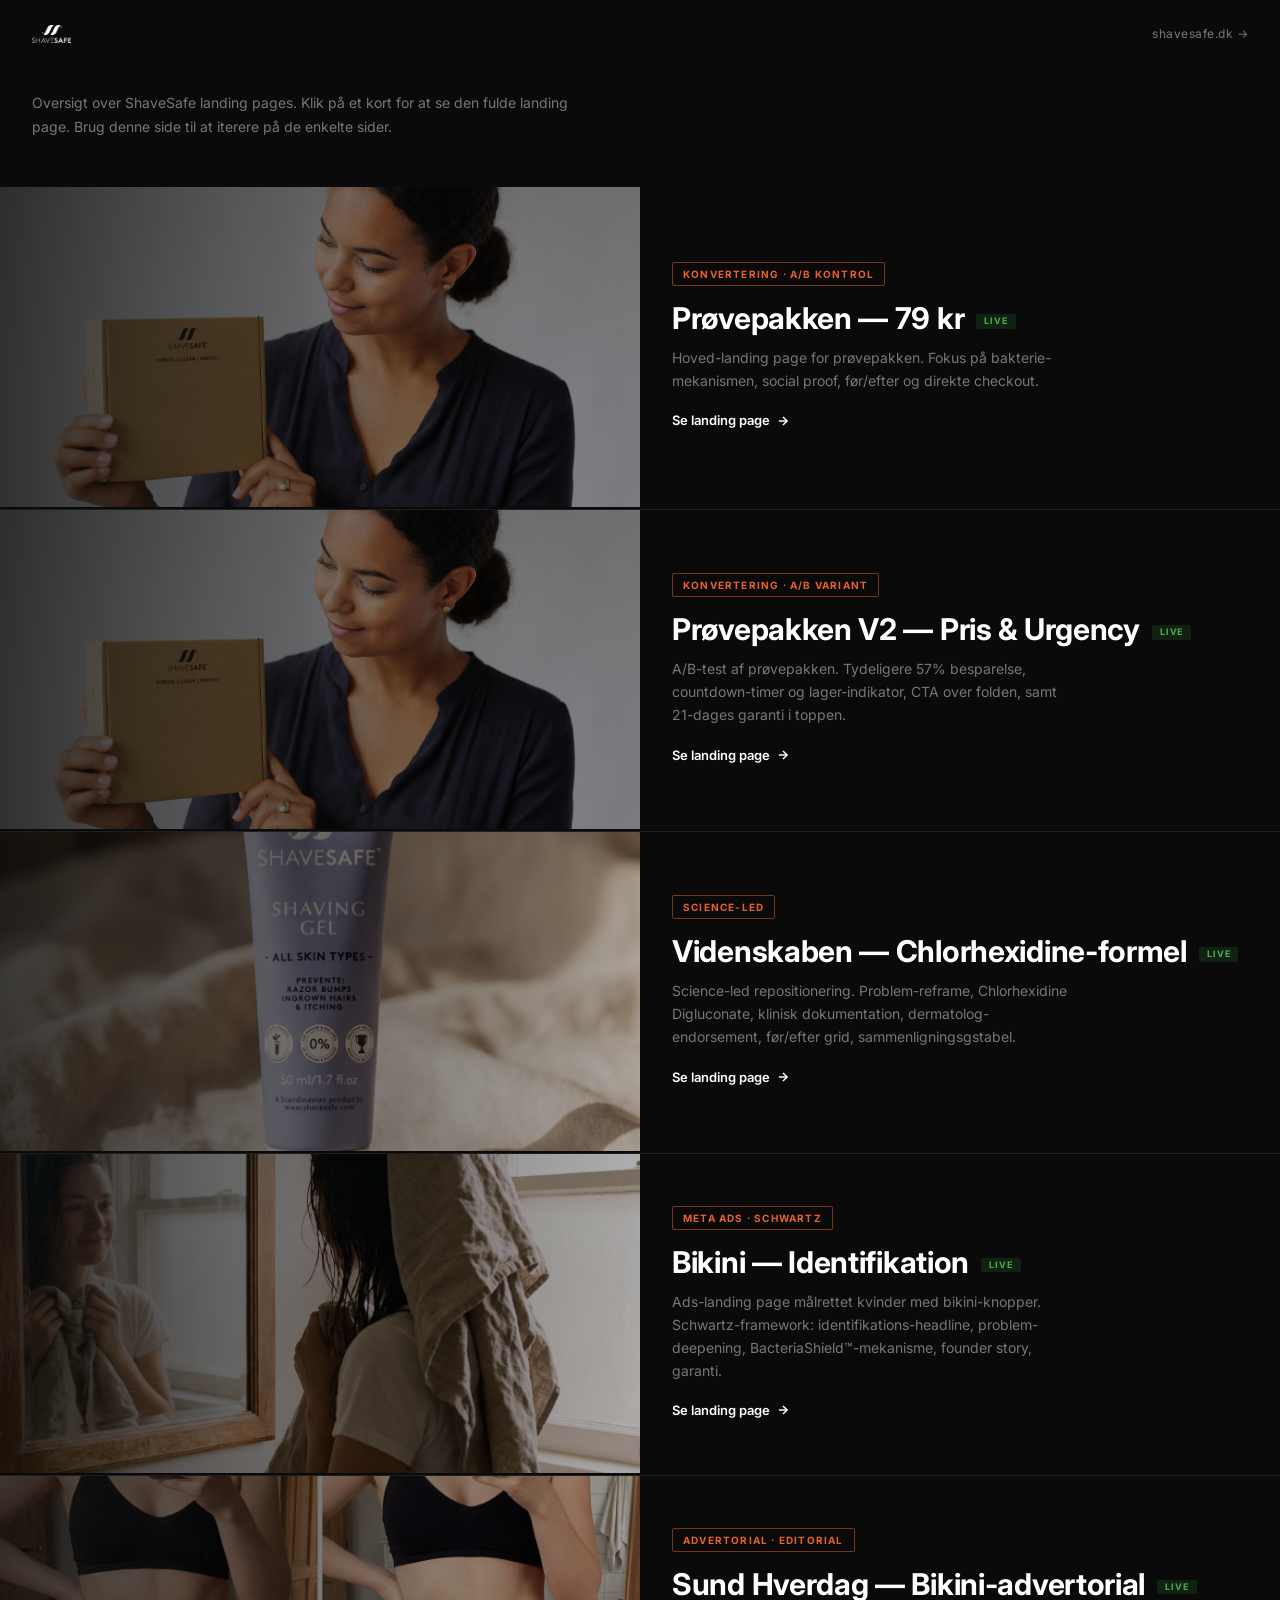
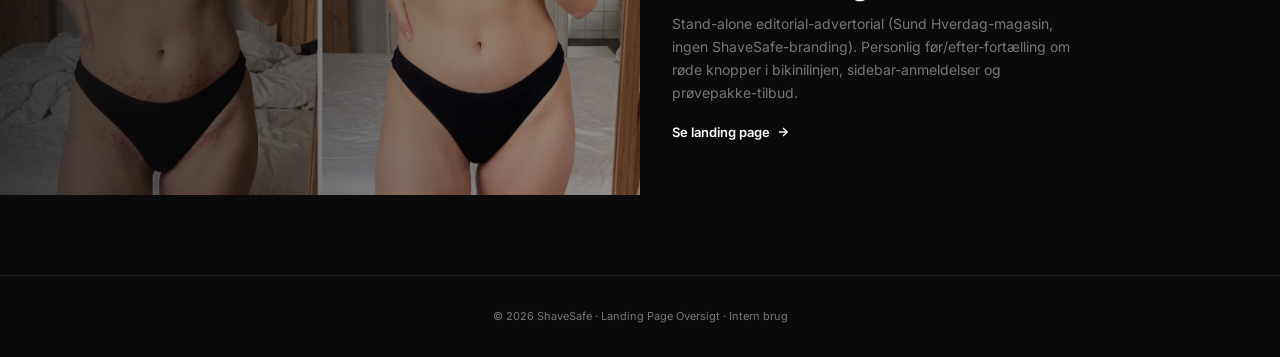
<file: index.html>
<!DOCTYPE html>
<html lang="da">
<head>
  <meta charset="UTF-8" />
  <meta name="viewport" content="width=device-width, initial-scale=1.0" />
  <title>ShaveSafe &mdash; Landing Pages</title>
  <link rel="preconnect" href="https://fonts.googleapis.com" />
  <link rel="preconnect" href="https://fonts.gstatic.com" crossorigin />
  <link href="https://fonts.googleapis.com/css2?family=Inter:wght@300;400;500;600;700;800&display=swap" rel="stylesheet" />
  <style>
    :root {
      --bg: #0a0a0a;
      --surface: #141414;
      --border: #1e1e1e;
      --text: #e0e0e0;
      --muted: #777;
      --white: #fff;
      --accent: #E8602C;
      --accent-dim: rgba(232, 96, 44, 0.5);
    }

    * { box-sizing: border-box; margin: 0; padding: 0; }
    html { scroll-behavior: smooth; }
    body {
      font-family: 'Inter', -apple-system, sans-serif;
      font-size: 15px;
      line-height: 1.6;
      color: var(--text);
      background: var(--bg);
      -webkit-font-smoothing: antialiased;
    }
    img { max-width: 100%; height: auto; display: block; }

    /* ── HEADER ── */
    .header {
      padding: 24px 32px;
      display: flex;
      align-items: center;
      justify-content: space-between;
    }
    .header img { height: 18px; filter: brightness(10); }
    .header-nav {
      font-size: 12px;
      color: var(--muted);
      letter-spacing: 0.04em;
    }
    .header-nav a {
      color: var(--muted);
      text-decoration: none;
      transition: color 0.2s;
    }
    .header-nav a:hover { color: var(--white); }

    /* ── INTRO ── */
    .intro {
      max-width: 720px;
      padding: 24px 32px 48px;
    }
    .intro p {
      font-size: 14px;
      color: var(--muted);
      line-height: 1.7;
      max-width: 560px;
    }

    /* ── CARDS ── */
    .cards {
      display: flex;
      flex-direction: column;
      gap: 2px;
      padding: 0 0 80px;
    }

    .card {
      position: relative;
      display: grid;
      grid-template-columns: 1fr;
      min-height: 280px;
      overflow: hidden;
      text-decoration: none;
      color: var(--white);
    }
    @media (min-width: 768px) {
      .card {
        grid-template-columns: 1fr 1fr;
        min-height: 320px;
      }
    }

    .card-img {
      position: relative;
      overflow: hidden;
      min-height: 220px;
    }
    .card-img img {
      width: 100%;
      height: 100%;
      object-fit: cover;
      position: absolute;
      top: 0; left: 0;
      transition: transform 0.5s ease, filter 0.5s ease;
      filter: brightness(0.7);
    }
    .card:hover .card-img img {
      transform: scale(1.03);
      filter: brightness(0.85);
    }
    .card-img::after {
      content: '';
      position: absolute;
      inset: 0;
      background: linear-gradient(to right, rgba(10,10,10,0.7) 0%, transparent 100%);
      pointer-events: none;
    }
    @media (max-width: 767px) {
      .card-img::after {
        background: linear-gradient(to bottom, transparent 30%, rgba(10,10,10,0.85) 100%);
      }
    }

    .card-content {
      display: flex;
      flex-direction: column;
      justify-content: center;
      padding: 40px 32px;
      background: var(--bg);
      position: relative;
      z-index: 2;
    }
    @media (max-width: 767px) {
      .card-content {
        position: absolute;
        bottom: 0; left: 0; right: 0;
        background: transparent;
        padding: 24px;
      }
    }

    .card-tag {
      display: inline-block;
      font-size: 10px;
      font-weight: 700;
      text-transform: uppercase;
      letter-spacing: 0.12em;
      color: var(--accent);
      border: 1px solid var(--accent-dim);
      padding: 3px 10px;
      border-radius: 2px;
      margin-bottom: 14px;
      width: fit-content;
    }

    .card-title {
      font-size: clamp(22px, 3vw, 30px);
      font-weight: 700;
      line-height: 1.2;
      margin-bottom: 10px;
      letter-spacing: -0.01em;
    }

    .card-desc {
      font-size: 14px;
      color: var(--muted);
      line-height: 1.65;
      margin-bottom: 18px;
      max-width: 400px;
    }

    .card-link {
      display: inline-flex;
      align-items: center;
      gap: 6px;
      font-size: 13px;
      font-weight: 600;
      color: var(--white);
      text-decoration: none;
      transition: gap 0.25s ease, color 0.25s ease;
    }
    .card:hover .card-link {
      gap: 10px;
      color: var(--accent);
    }
    .card-link svg {
      width: 14px;
      height: 14px;
      stroke: currentColor;
      stroke-width: 2.5;
      fill: none;
    }

    .card + .card {
      border-top: 1px solid var(--border);
    }

    /* ── STATUS BADGE ── */
    .card-status {
      display: inline-block;
      font-size: 9px;
      font-weight: 700;
      text-transform: uppercase;
      letter-spacing: 0.1em;
      padding: 2px 8px;
      border-radius: 2px;
      margin-left: 12px;
      vertical-align: middle;
    }
    .card-status.live {
      background: rgba(46, 125, 50, 0.2);
      color: #4caf50;
    }
    .card-status.draft {
      background: rgba(255, 255, 255, 0.08);
      color: var(--muted);
    }

    /* ── FOOTER ── */
    .footer {
      border-top: 1px solid var(--border);
      padding: 32px;
      text-align: center;
      font-size: 11px;
      color: var(--muted);
    }

    /* ── ANIMATIONS ── */
    .reveal {
      opacity: 0;
      transform: translateY(20px);
      transition: opacity 0.6s ease, transform 0.6s ease;
    }
    .reveal.visible {
      opacity: 1;
      transform: none;
    }
  </style>
</head>
<body>

  <header class="header">
    <img src="img/logo-white.avif" alt="ShaveSafe" />
    <nav class="header-nav">
      <a href="https://shavesafe.dk" target="_blank">shavesafe.dk &rarr;</a>
    </nav>
  </header>

  <div class="intro">
    <p>Oversigt over ShaveSafe landing pages. Klik p&aring; et kort for at se den fulde landing page. Brug denne side til at iterere p&aring; de enkelte sider.</p>
  </div>

  <section class="cards">

    <!-- Card 1: Prøvepakke -->
    <a href="pages/provepakke/" class="card reveal">
      <div class="card-img">
        <img src="img/nana-box.jpg" alt="ShaveSafe Pr&oslash;vepakke" />
      </div>
      <div class="card-content">
        <div class="card-tag">Konvertering &middot; A/B Kontrol</div>
        <h2 class="card-title">Pr&oslash;vepakken &mdash; 79 kr<span class="card-status live">Live</span></h2>
        <p class="card-desc">Hoved-landing page for pr&oslash;vepakken. Fokus p&aring; bakterie-mekanismen, social proof, f&oslash;r/efter og direkte checkout.</p>
        <span class="card-link">Se landing page <svg viewBox="0 0 24 24"><line x1="5" y1="12" x2="19" y2="12"/><polyline points="12 5 19 12 12 19"/></svg></span>
      </div>
    </a>

    <!-- Card 1b: Prøvepakke V2 (A/B test variant) -->
    <a href="pages/provepakke-v2/" class="card reveal">
      <div class="card-img">
        <img src="img/nana-hero.jpg" alt="ShaveSafe Pr&oslash;vepakke V2" />
      </div>
      <div class="card-content">
        <div class="card-tag">Konvertering &middot; A/B Variant</div>
        <h2 class="card-title">Pr&oslash;vepakken V2 &mdash; Pris &amp; Urgency<span class="card-status live">Live</span></h2>
        <p class="card-desc">A/B-test af pr&oslash;vepakken. Tydeligere 57% besparelse, countdown-timer og lager-indikator, CTA over folden, samt 21-dages garanti i toppen.</p>
        <span class="card-link">Se landing page <svg viewBox="0 0 24 24"><line x1="5" y1="12" x2="19" y2="12"/><polyline points="12 5 19 12 12 19"/></svg></span>
      </div>
    </a>

    <!-- Card 2: Videnskaben -->
    <a href="pages/videnskaben/" class="card reveal">
      <div class="card-img">
        <img src="img/gel-lifestyle-bed.jpg" alt="ShaveSafe Science-Led Landing Page" />
      </div>
      <div class="card-content">
        <div class="card-tag">Science-Led</div>
        <h2 class="card-title">Videnskaben &mdash; Chlorhexidine-formel<span class="card-status live">Live</span></h2>
        <p class="card-desc">Science-led repositionering. Problem-reframe, Chlorhexidine Digluconate, klinisk dokumentation, dermatolog-endorsement, f&oslash;r/efter grid, sammenligningsgstabel.</p>
        <span class="card-link">Se landing page <svg viewBox="0 0 24 24"><line x1="5" y1="12" x2="19" y2="12"/><polyline points="12 5 19 12 12 19"/></svg></span>
      </div>
    </a>

    <!-- Card 3: Bikini -->
    <a href="pages/bikini/" class="card reveal">
      <div class="card-img">
        <img src="img/woman-towel.jpg" alt="ShaveSafe Bikini Landing Page" />
      </div>
      <div class="card-content">
        <div class="card-tag">Meta Ads &middot; Schwartz</div>
        <h2 class="card-title">Bikini &mdash; Identifikation<span class="card-status live">Live</span></h2>
        <p class="card-desc">Ads-landing page m&aring;lrettet kvinder med bikini-knopper. Schwartz-framework: identifikations-headline, problem-deepening, BacteriaShield&trade;-mekanisme, founder story, garanti.</p>
        <span class="card-link">Se landing page <svg viewBox="0 0 24 24"><line x1="5" y1="12" x2="19" y2="12"/><polyline points="12 5 19 12 12 19"/></svg></span>
      </div>
    </a>

    <!-- Card 4: Sund Hverdag (advertorial) -->
    <a href="pages/sundhverdag/" class="card reveal">
      <div class="card-img">
        <img src="img/ba-bikini-mirror.jpg" alt="Sund Hverdag Advertorial" />
      </div>
      <div class="card-content">
        <div class="card-tag">Advertorial &middot; Editorial</div>
        <h2 class="card-title">Sund Hverdag &mdash; Bikini-advertorial<span class="card-status live">Live</span></h2>
        <p class="card-desc">Stand-alone editorial-advertorial (Sund Hverdag-magasin, ingen ShaveSafe-branding). Personlig f&oslash;r/efter-fort&aelig;lling om r&oslash;de knopper i bikinilinjen, sidebar-anmeldelser og pr&oslash;vepakke-tilbud.</p>
        <span class="card-link">Se landing page <svg viewBox="0 0 24 24"><line x1="5" y1="12" x2="19" y2="12"/><polyline points="12 5 19 12 12 19"/></svg></span>
      </div>
    </a>

  </section>

  <footer class="footer">
    &copy; 2026 ShaveSafe &middot; Landing Page Oversigt &middot; Intern brug
  </footer>

  <script>
    const obs = new IntersectionObserver(entries => {
      entries.forEach(e => {
        if (e.isIntersecting) { e.target.classList.add('visible'); obs.unobserve(e.target); }
      });
    }, { threshold: 0.1, rootMargin: '0px 0px -40px 0px' });
    document.querySelectorAll('.reveal').forEach(el => obs.observe(el));
  </script>

</body>
</html>
</file>
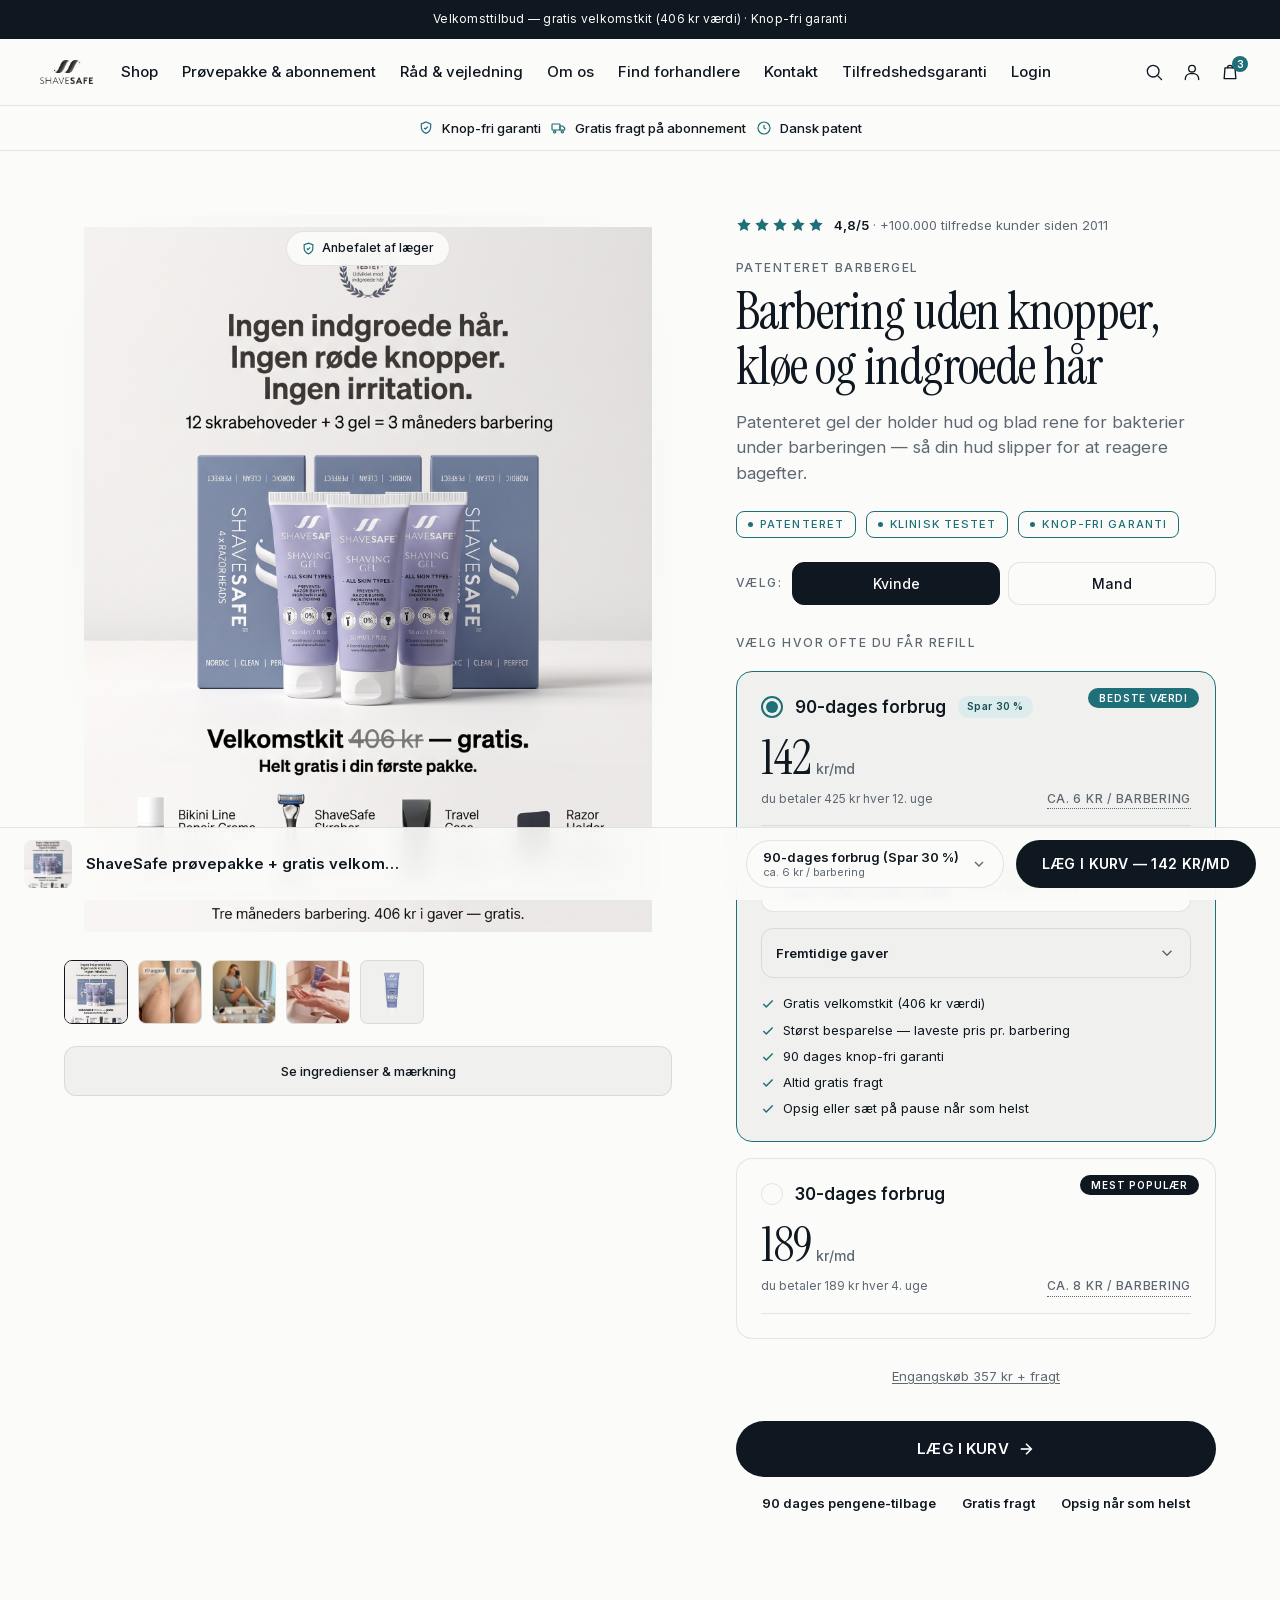
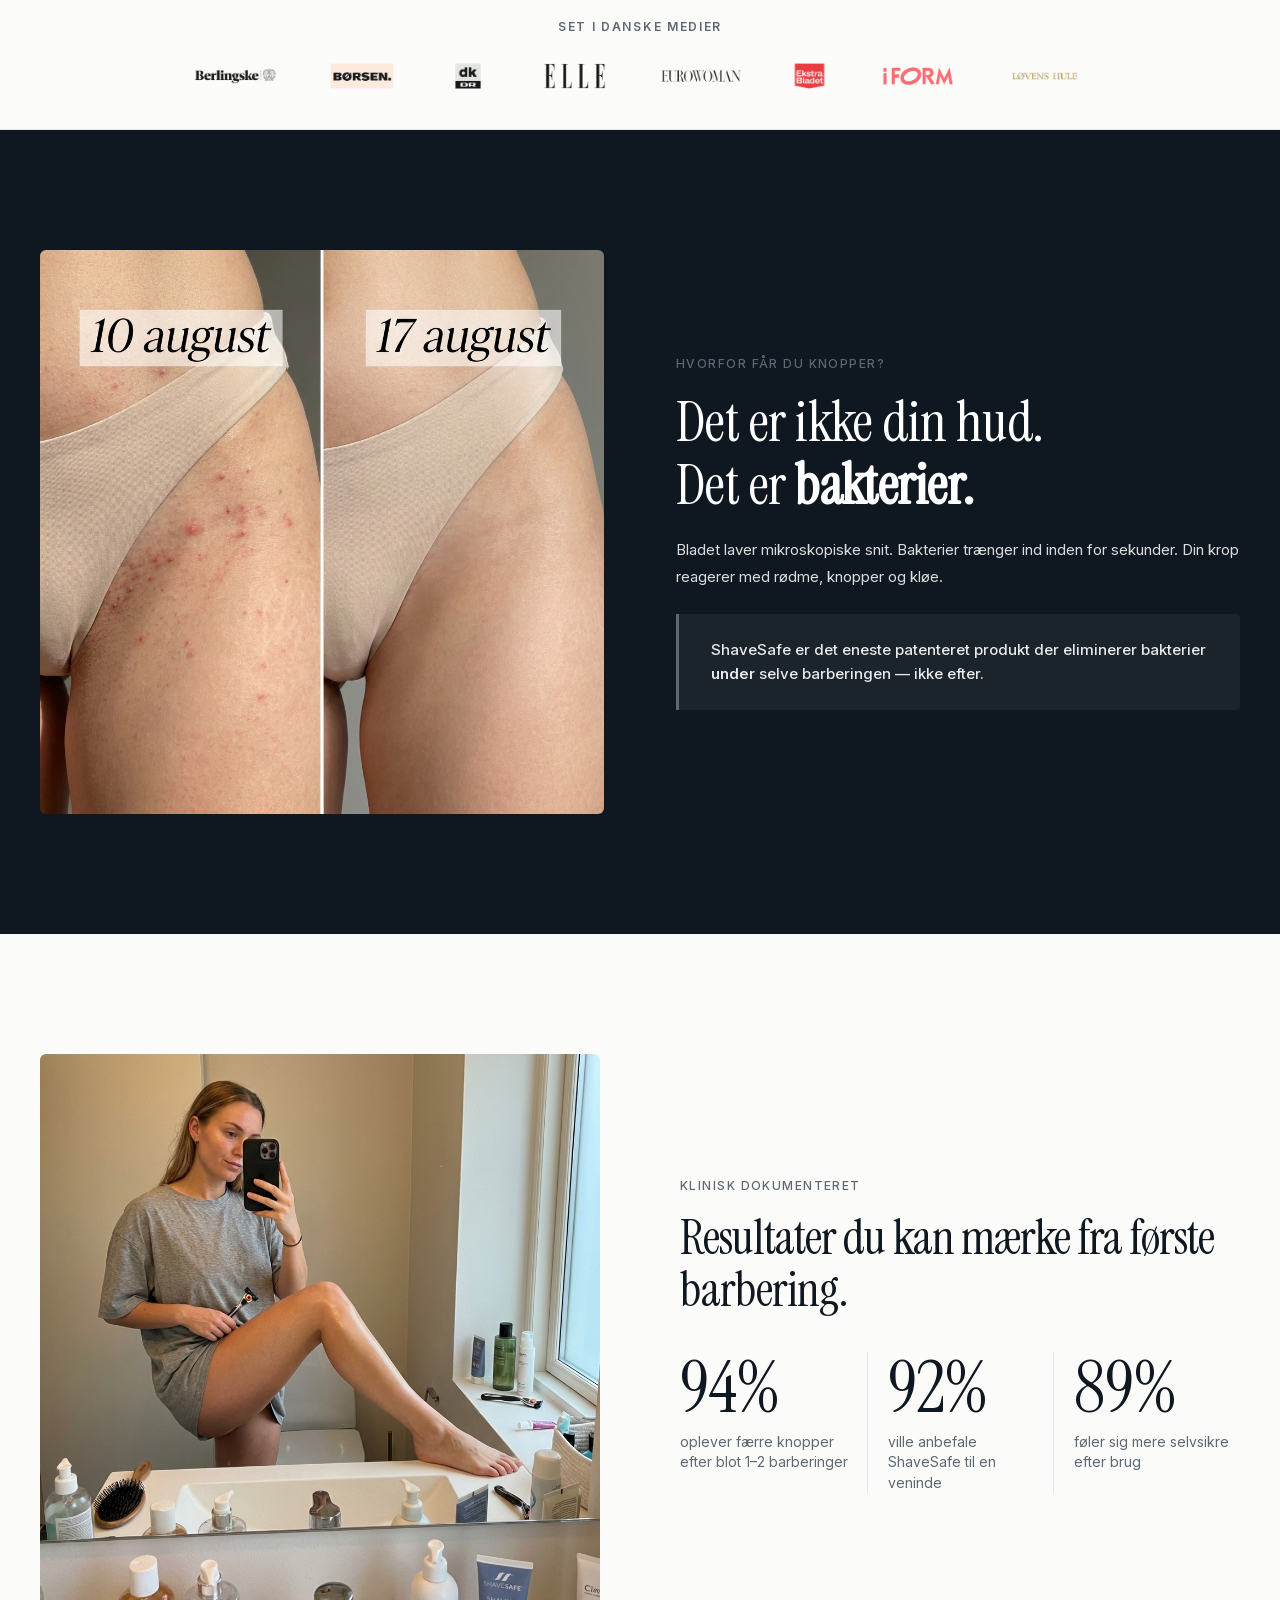
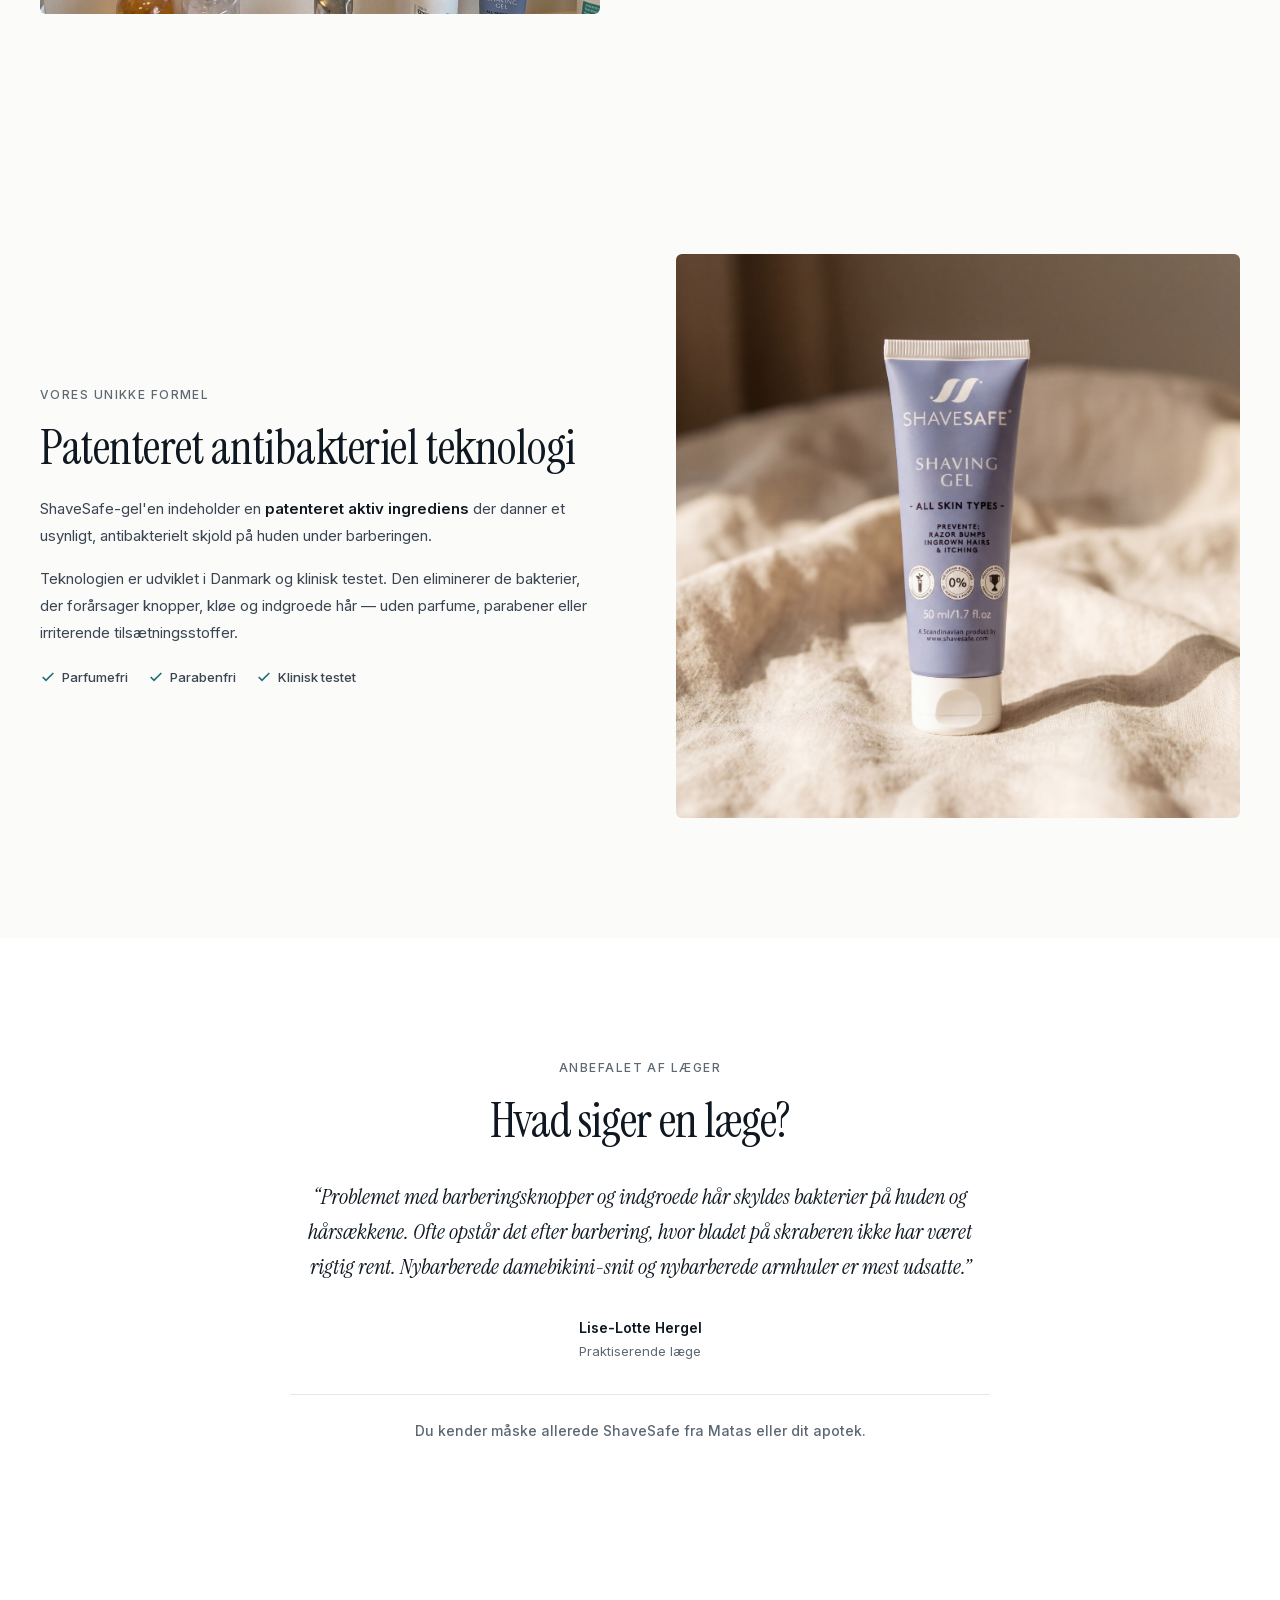
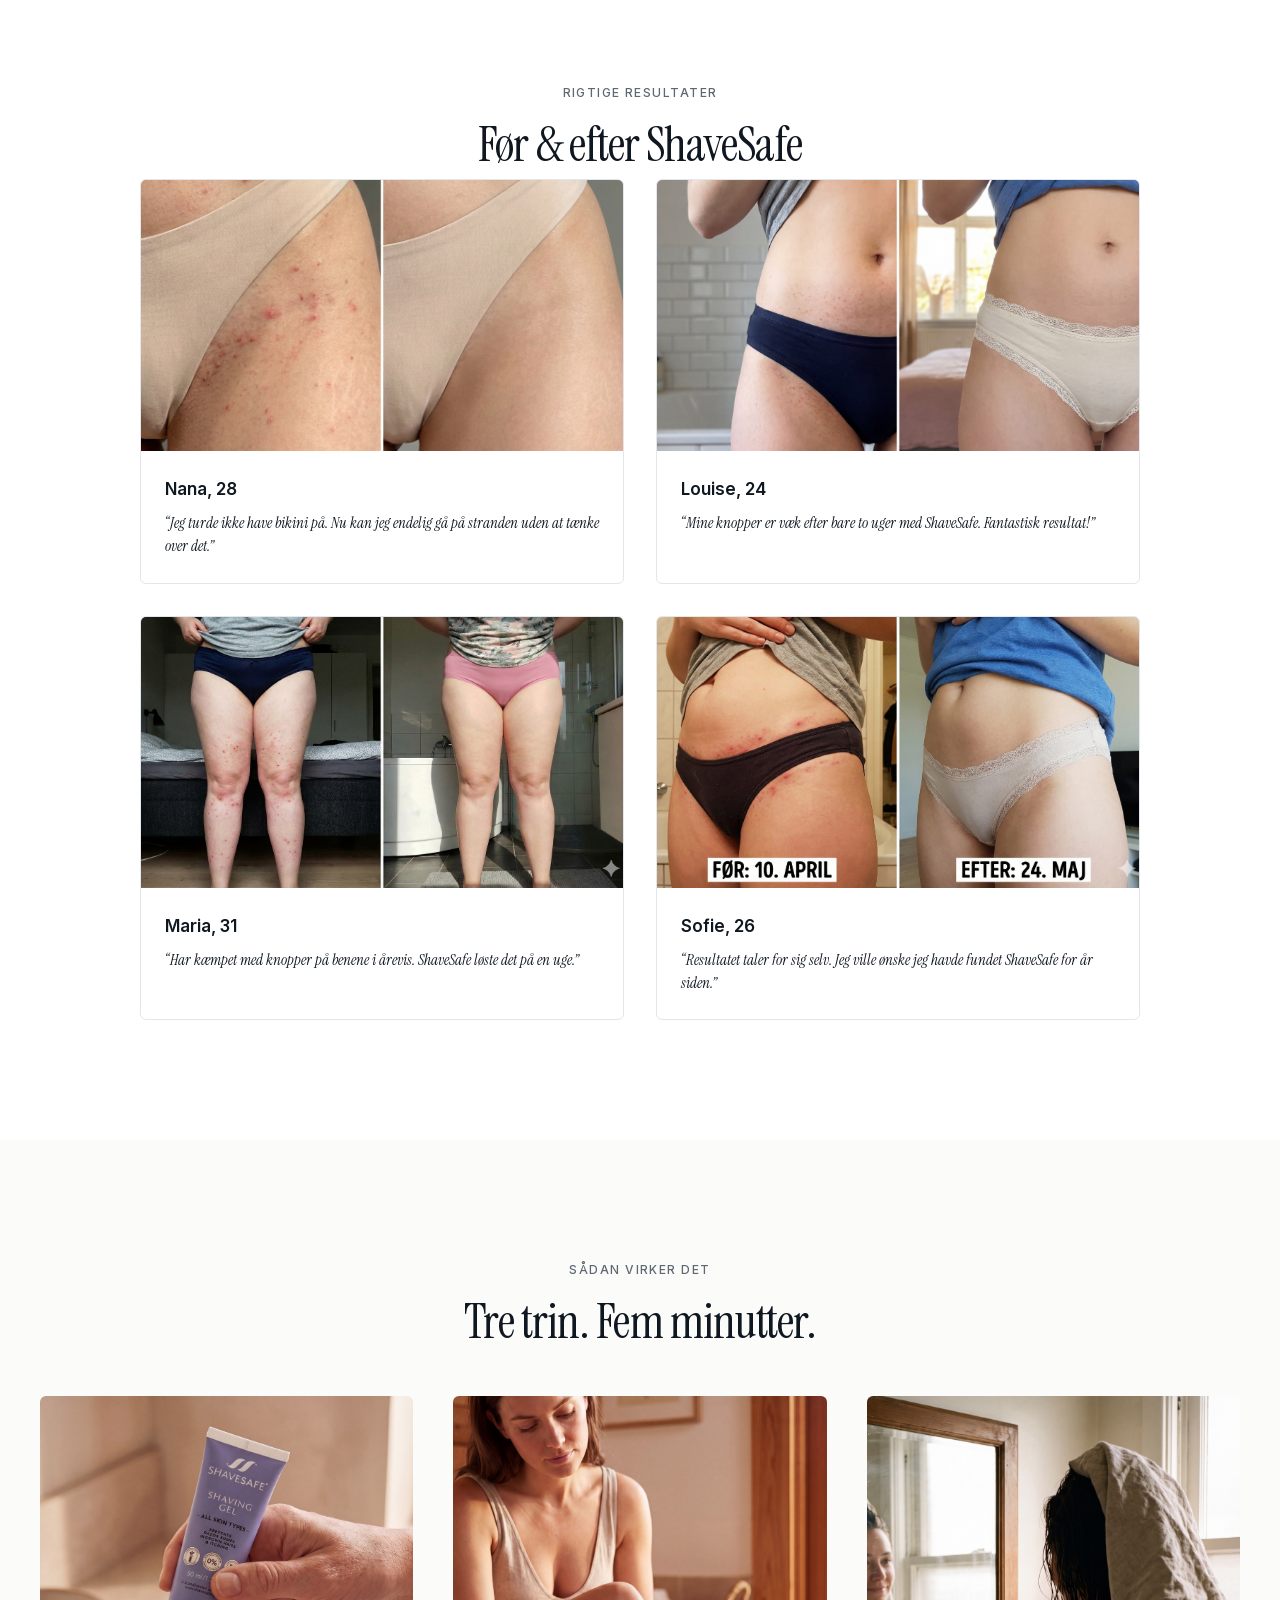
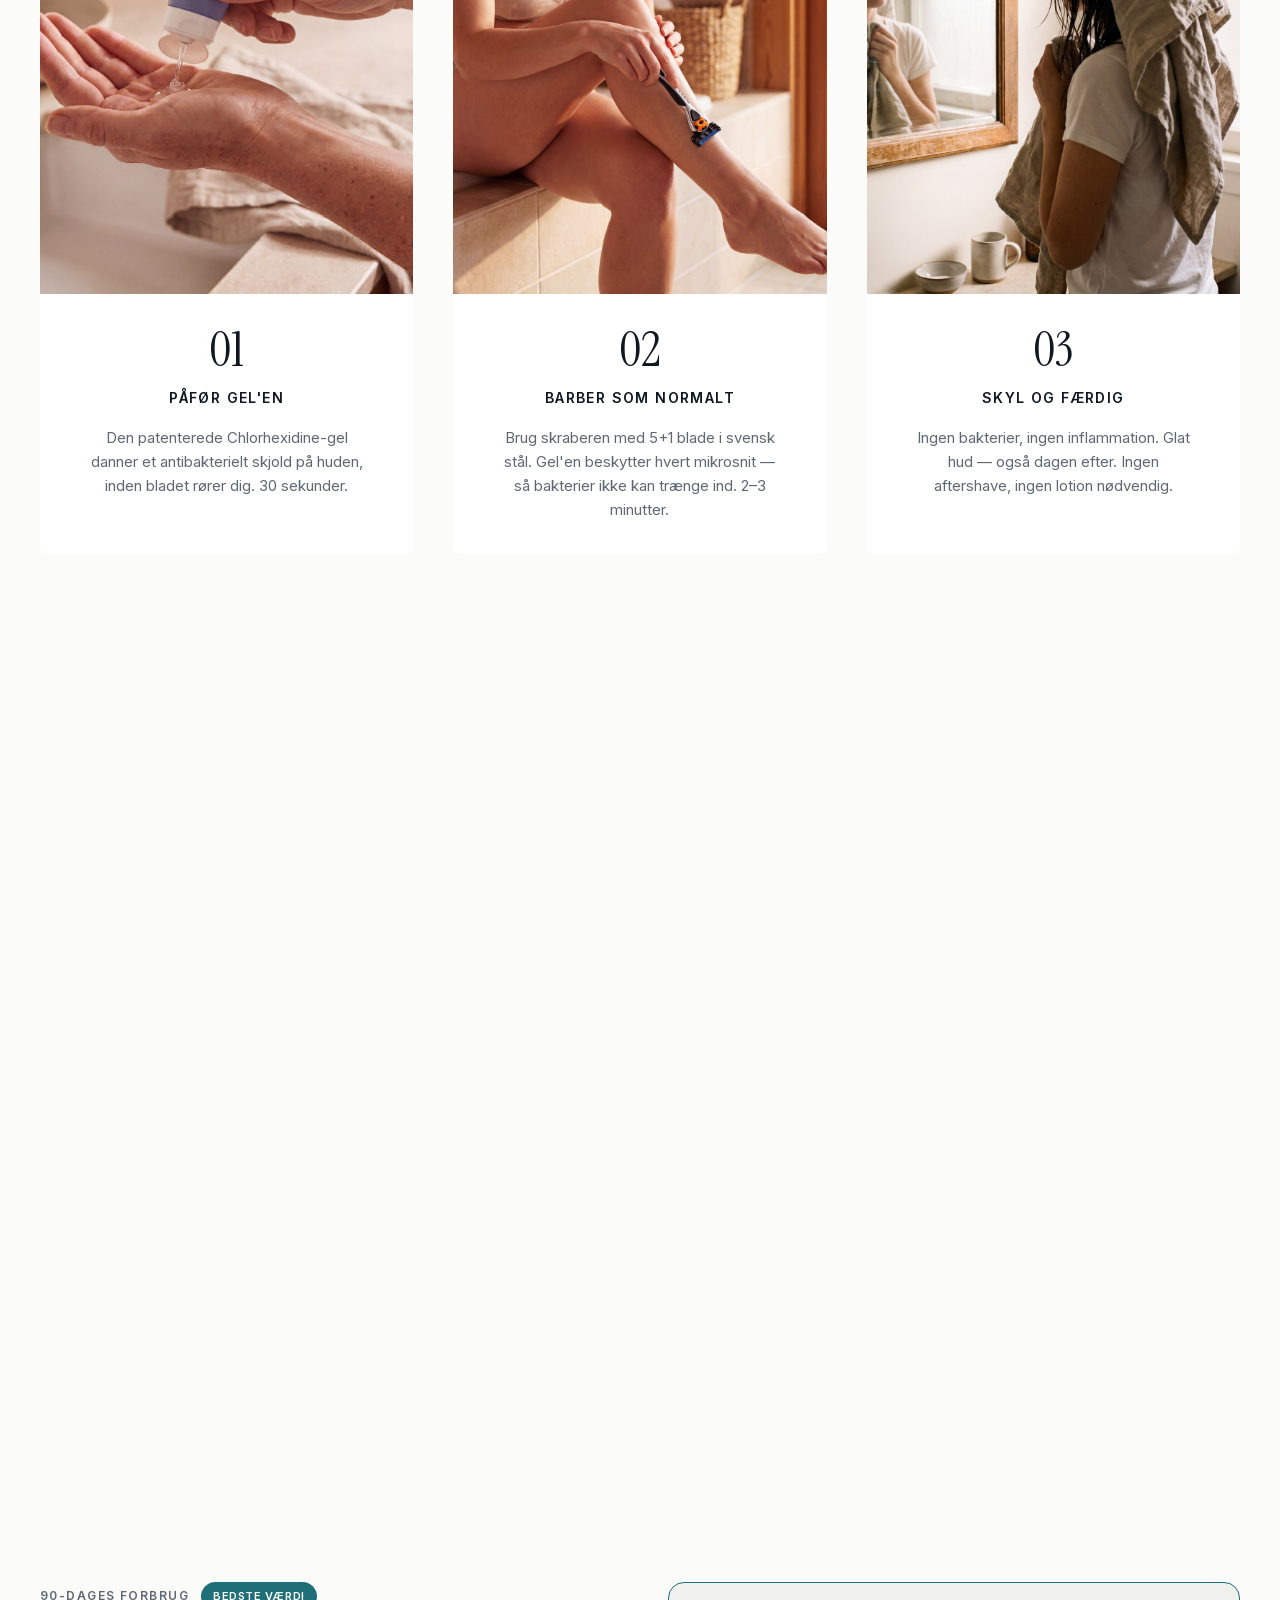
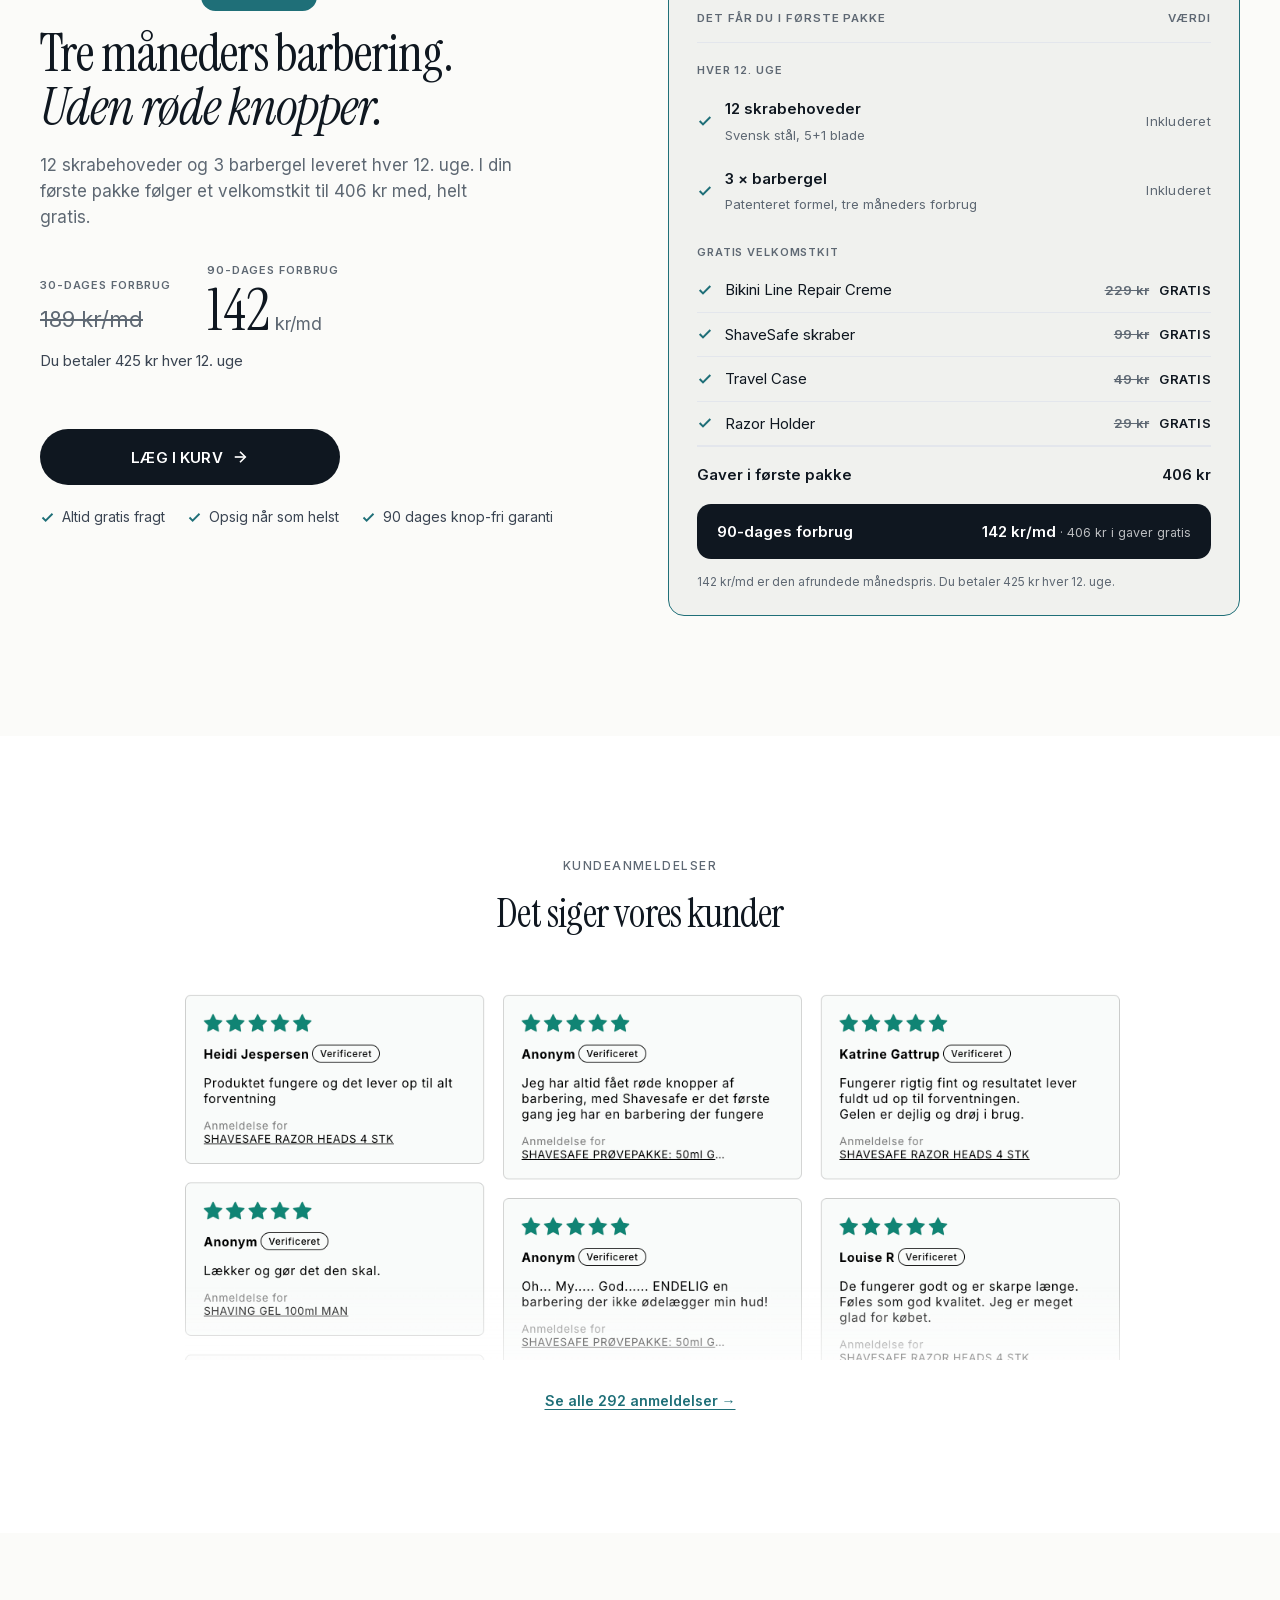
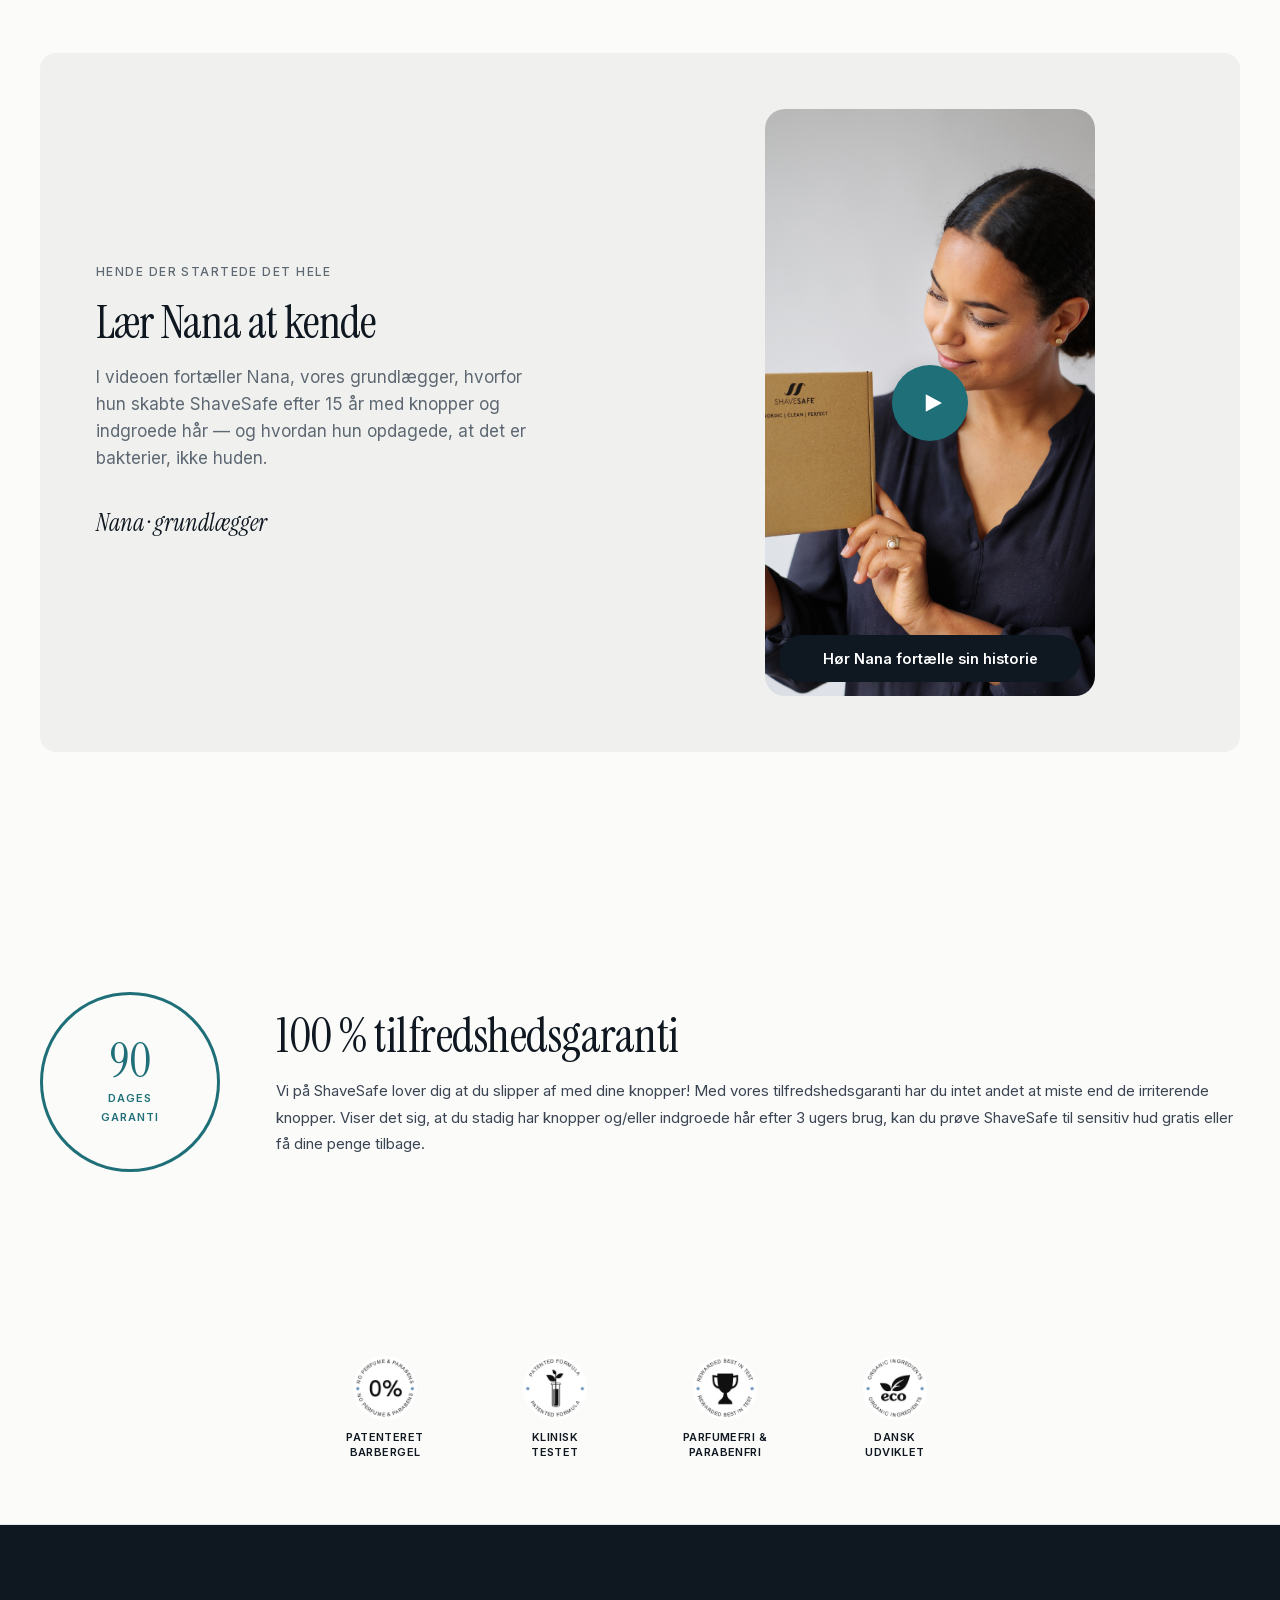
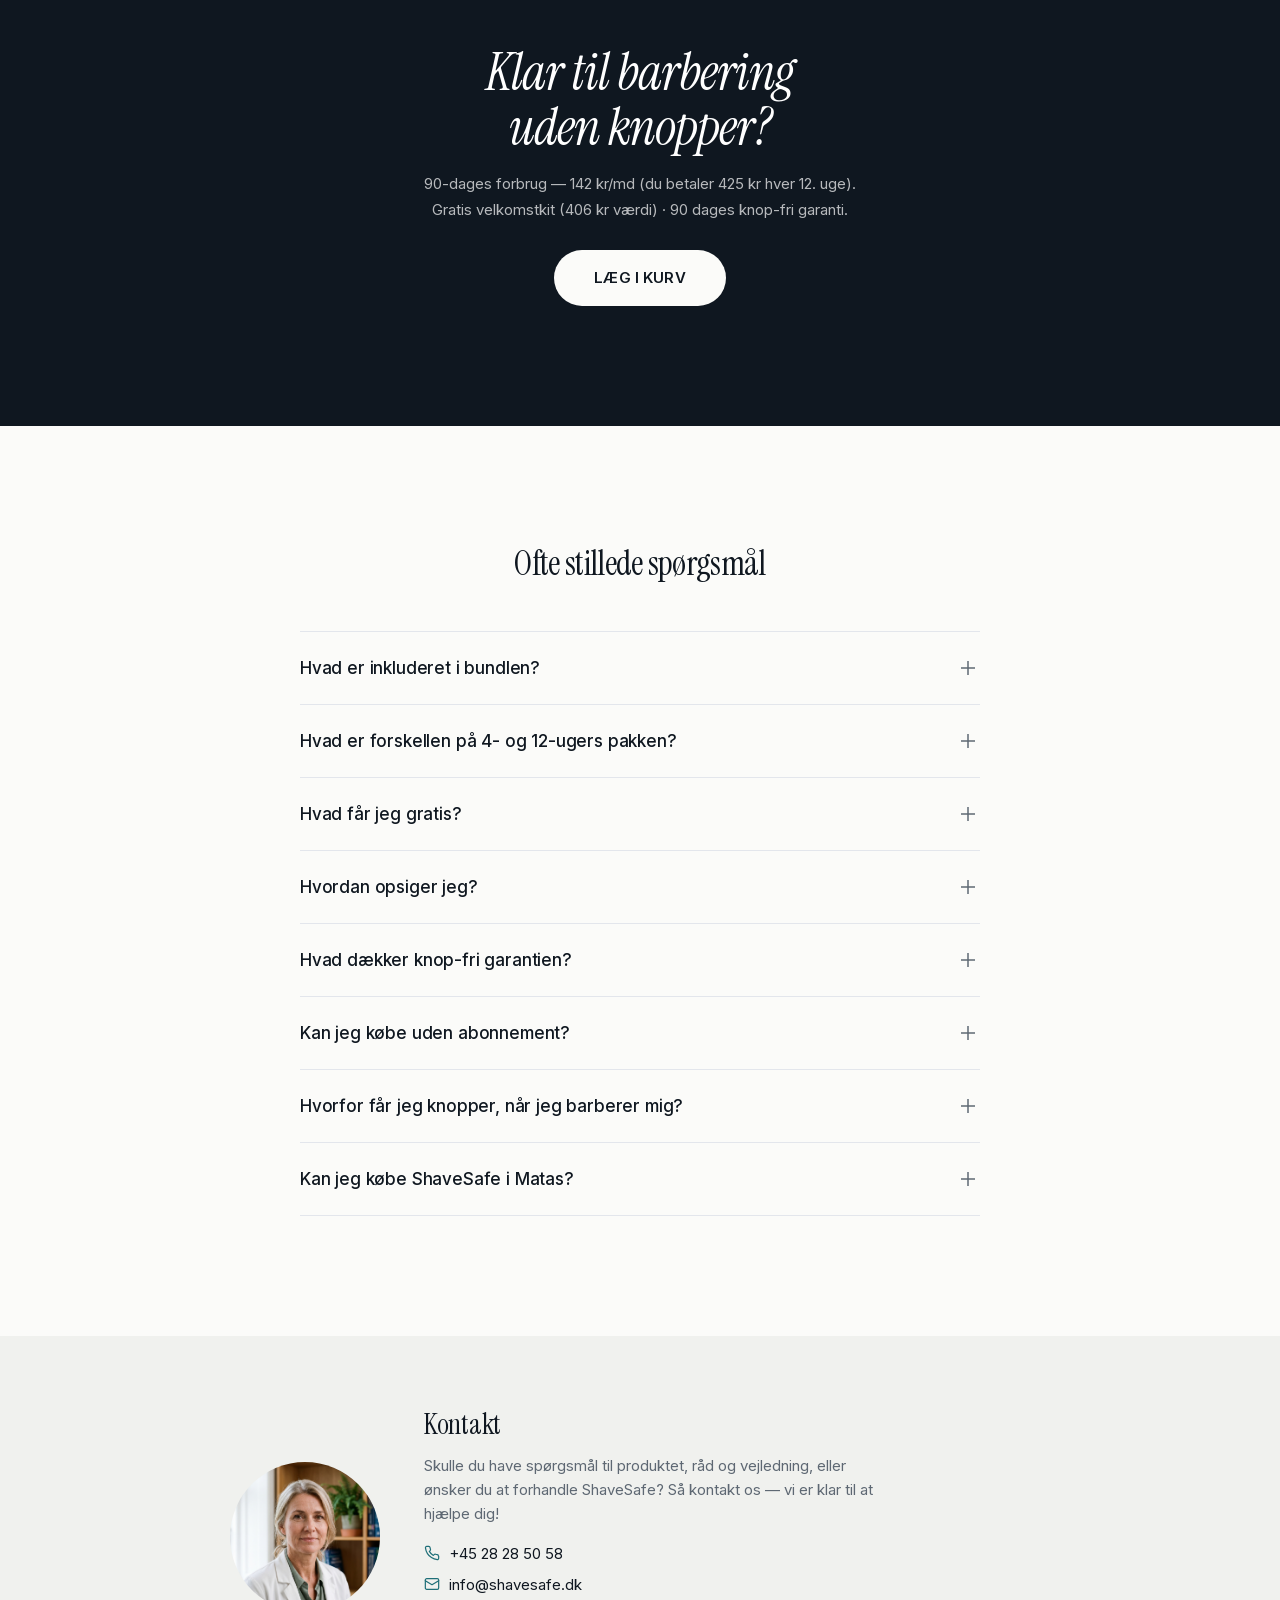
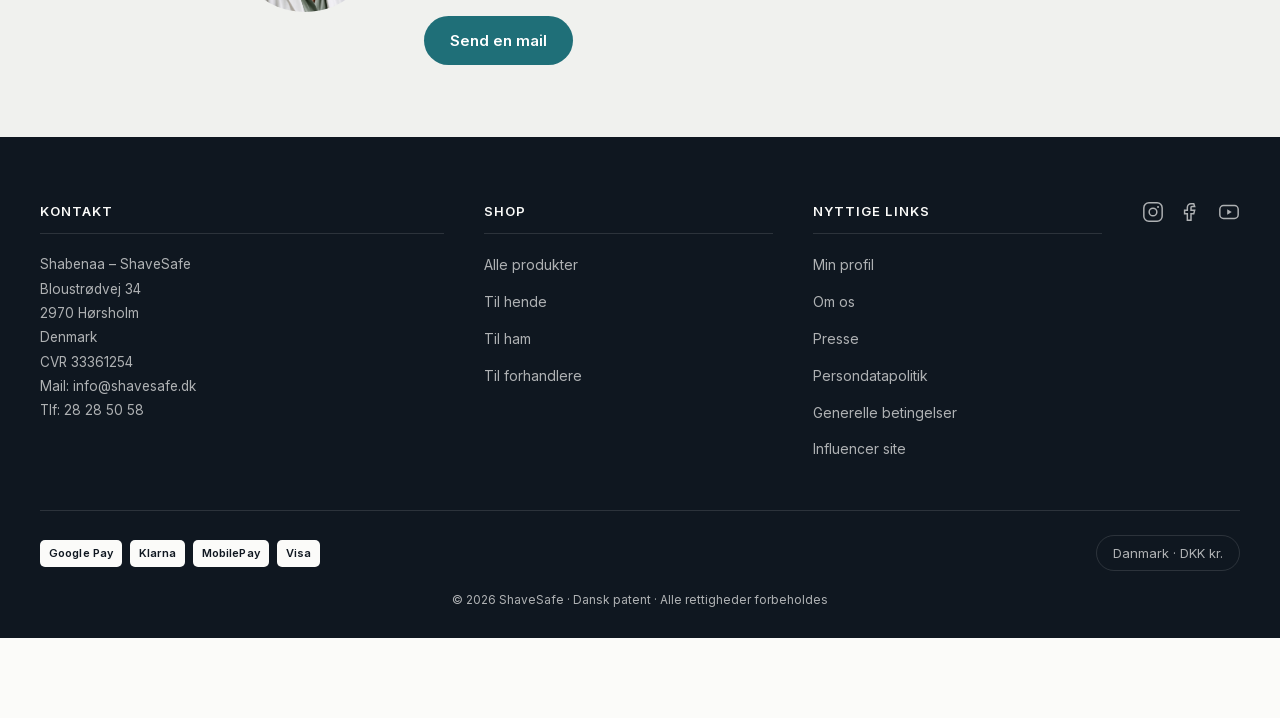
<file: lp-v2/index.html>
<!DOCTYPE html>
<html lang="da">
<head>
  <meta charset="UTF-8" />
  <meta name="viewport" content="width=device-width, initial-scale=1.0" />

  <!-- Meta Pixel Code -->
  <script>
  !function(f,b,e,v,n,t,s)
  {if(f.fbq)return;n=f.fbq=function(){n.callMethod?
  n.callMethod.apply(n,arguments):n.queue.push(arguments)};
  if(!f._fbq)f._fbq=n;n.push=n;n.loaded=!0;n.version='2.0';
  n.queue=[];t=b.createElement(e);t.async=!0;
  t.src=v;s=b.getElementsByTagName(e)[0];
  s.parentNode.insertBefore(t,s)}(window, document,'script',
  'https://connect.facebook.net/en_US/fbevents.js');
  fbq('init', '1342341102497517');
  fbq('track', 'PageView');
  </script>
  <noscript><img height="1" width="1" style="display:none"
  src="https://www.facebook.com/tr?id=1342341102497517&ev=PageView&noscript=1"
  /></noscript>
  <!-- End Meta Pixel Code -->

  <title>ShaveSafe — Barbering uden knopper, kløe og indgroede hår</title>
  <meta name="description" content="Det eneste patenterede produkt i Danmark mod røde knopper og indgroede hår — og det eneste med penge-tilbage-garanti, hvis det ikke virker. Gratis velkomstkit (406 kr værdi)." />

  <!-- Self-hosted fonts: preload the two display weights (Instrument Serif roman + italic, latin) -->
  <link rel="preload" href="fonts/instrumentserif-400-normal-latin.woff2" as="font" type="font/woff2" crossorigin />
  <link rel="preload" href="fonts/instrumentserif-400-italic-latin.woff2" as="font" type="font/woff2" crossorigin />
  <link rel="stylesheet" href="fonts.css" />
  <link rel="stylesheet" href="tokens.css" />
  <link rel="stylesheet" href="styles.css" />
  <!-- shavesafe.dk "warm store" look for everything below the hero (scoped under .store) -->
  <link rel="preconnect" href="https://fonts.googleapis.com" />
  <link rel="preconnect" href="https://fonts.gstatic.com" crossorigin />
  <link rel="stylesheet" href="store.css" />
</head>
<body>

  <!-- ══ 1 · ANNOUNCEMENT BAR ══ -->
  <div class="announce">Velkomsttilbud — gratis velkomstkit (406 kr værdi) · Knop-fri garanti</div>

  <!-- NAV -->
  <header class="header">
    <div class="header-inner">
      <!-- NOTE: nav links point to shavesafe.dk as placeholders — update URLs later. -->
      <a class="nav-burger" href="https://shavesafe.dk" aria-label="Menu">
        <svg viewBox="0 0 24 24"><line x1="3" y1="6" x2="21" y2="6"/><line x1="3" y1="12" x2="21" y2="12"/><line x1="3" y1="18" x2="21" y2="18"/></svg>
      </a>
      <a class="nav-logo" href="https://shavesafe.dk" aria-label="ShaveSafe forside">
        <img src="../img/logo-black.avif" alt="ShaveSafe" />
      </a>
      <nav class="nav-links" aria-label="Hovedmenu">
        <a href="https://shavesafe.dk/collections/all">Shop</a>
        <a href="https://shavesafe.dk/collections/provepakke">Prøvepakke &amp; abonnement</a>
        <a href="https://shavesafe.dk/blogs/articles">Råd &amp; vejledning</a>
        <a href="https://shavesafe.dk">Om os</a>
        <a href="https://shavesafe.dk">Find forhandlere</a>
        <a href="https://shavesafe.dk">Kontakt</a>
        <a href="https://shavesafe.dk">Tilfredshedsgaranti</a>
        <a href="https://shavesafe.dk/account/login">Login</a>
      </nav>
      <div class="nav-icons">
        <a href="https://shavesafe.dk/search" aria-label="Søg"><svg viewBox="0 0 24 24"><circle cx="11" cy="11" r="7"/><line x1="21" y1="21" x2="16.65" y2="16.65"/></svg></a>
        <a href="https://shavesafe.dk/account" aria-label="Min konto"><svg viewBox="0 0 24 24"><circle cx="12" cy="8" r="4"/><path d="M4 21v-1a6 6 0 016-6h4a6 6 0 016 6v1"/></svg></a>
        <a class="nav-cart" href="https://shavesafe.dk/cart" aria-label="Indkøbskurv"><svg viewBox="0 0 24 24"><path d="M6 7h12l1 13H5z"/><path d="M9 7a3 3 0 016 0"/></svg><span class="nav-cart-badge">3</span></a>
      </div>
    </div>
  </header>

  <!-- ══ 2 · TRUST MICRO-BAR ══ -->
  <div class="microbar">
    <div class="microbar-inner">
      <span class="mb-item"><svg viewBox="0 0 24 24"><path d="M12 3l7 3v5c0 4.5-3 7.5-7 9-4-1.5-7-4.5-7-9V6z"/><polyline points="9 12 11 13.5 15 10"/></svg> Knop-fri garanti</span>
      <span class="mb-item"><svg viewBox="0 0 24 24"><rect x="1.5" y="6" width="12" height="9" rx="1"/><path d="M13.5 9h4l3 3v3h-7z"/><circle cx="5.5" cy="17.5" r="1.7"/><circle cx="17" cy="17.5" r="1.7"/></svg> Gratis fragt på abonnement</span>
      <span class="mb-item"><svg viewBox="0 0 24 24"><circle cx="12" cy="12" r="9"/><polyline points="12 7.5 12 12 15 13.5"/></svg> Dansk patent</span>
    </div>
  </div>

  <!-- ══ 3 · PDP HERO ══ -->
  <section class="pdp">
    <!-- LEFT: image carousel -->
    <div class="pdp-media">
      <div class="car-main">
        <span class="car-badge"><svg viewBox="0 0 24 24"><path d="M12 22s8-4 8-10V5l-8-3-8 3v7c0 6 8 10 8 10z"/><polyline points="9 12 11 14 15 10"/></svg> Anbefalet af læger</span>
        <img id="carMain" src="../img/offer-hero.jpg" alt="ShaveSafe prøvepakke med gratis velkomstkit" />
      </div>
      <div class="car-thumbs" id="carThumbs">
        <button class="car-thumb active" data-src="../img/offer-hero.jpg"><img src="../img/offer-hero.jpg" alt="Prøvepakke og velkomstkit" /></button>
        <button class="car-thumb" data-src="../img/ba-bikini-dated-v1.png" data-todo><span class="todo-shot">#7</span><img src="../img/ba-bikini-dated-v1.png" alt="Før og efter" /></button>
        <button class="car-thumb" data-src="../img/smooth-legs-mirror.png"><img src="../img/smooth-legs-mirror.png" alt="Kliniske tal" /></button>
        <button class="car-thumb" data-src="../img/gel-squeeze.jpg" data-todo><span class="todo-shot">#5</span><img src="../img/gel-squeeze.jpg" alt="Gel-tekstur" /></button>
        <button class="car-thumb" data-src="../img/gel-product-cutout.png" data-todo><span class="todo-shot">#3</span><img src="../img/gel-product-cutout.png" alt="Ingredienspanel" /></button>
      </div>
      <a class="car-label" href="#ingredienser">Se ingredienser &amp; mærkning</a>
    </div>

    <!-- RIGHT: buy box -->
    <div class="pdp-buy">
      <div class="pdp-rating">
        <span class="stars">
          <svg viewBox="0 0 24 24"><polygon points="12 2 15.09 8.26 22 9.27 17 14.14 18.18 21.02 12 17.77 5.82 21.02 7 14.14 2 9.27 8.91 8.26 12 2"/></svg>
          <svg viewBox="0 0 24 24"><polygon points="12 2 15.09 8.26 22 9.27 17 14.14 18.18 21.02 12 17.77 5.82 21.02 7 14.14 2 9.27 8.91 8.26 12 2"/></svg>
          <svg viewBox="0 0 24 24"><polygon points="12 2 15.09 8.26 22 9.27 17 14.14 18.18 21.02 12 17.77 5.82 21.02 7 14.14 2 9.27 8.91 8.26 12 2"/></svg>
          <svg viewBox="0 0 24 24"><polygon points="12 2 15.09 8.26 22 9.27 17 14.14 18.18 21.02 12 17.77 5.82 21.02 7 14.14 2 9.27 8.91 8.26 12 2"/></svg>
          <svg viewBox="0 0 24 24"><polygon points="12 2 15.09 8.26 22 9.27 17 14.14 18.18 21.02 12 17.77 5.82 21.02 7 14.14 2 9.27 8.91 8.26 12 2"/></svg>
        </span>
        <span class="r-text"><strong>4,8/5</strong> · +100.000 tilfredse kunder siden 2011</span>
      </div>
      <div class="pdp-eyebrow">Patenteret barbergel</div>
      <h1 class="pdp-h1">Barbering uden knopper, kløe og indgroede hår</h1>
      <p class="pdp-sub">Patenteret gel der holder hud og blad rene for bakterier under barberingen — så din hud slipper for at reagere bagefter.</p>
      <div class="pill-checks">
        <span class="seal">Patenteret</span><span class="seal">Klinisk testet</span><span class="seal">Knop-fri garanti</span>
      </div>

      <!-- Kvinde / Mand selector (swaps imagery + gift logic) -->
      <div class="gender-select" id="genderSelect">
        <span class="gs-label">Vælg:</span>
        <button class="gs-opt active" data-gender="K">Kvinde</button>
        <button class="gs-opt" data-gender="M">Mand</button>
      </div>

      <!-- OFFER STACK (Del 2 FINAL) -->
      <div class="offer" data-offer="hero">

        <div class="offer-head">
          <span class="oh-title">Vælg hvor ofte du får refill</span>
        </div>

        <div class="tier-cards">

          <!-- TIER A · hver 12. uge · BEDSTE VÆRDI -->
          <label class="tier-card selected" data-tier="A"
                 data-url="https://shavesafe.dk/collections/provepakke?tier=12uger"
                 data-url-upgrade="https://shavesafe.dk/collections/provepakke?tier=12uger&refillnow=1" data-todo>
            <span class="tier-pill best">Bedste værdi</span>
            <span class="todo-badge">TODO-PLAN-ID</span>
            <div class="tier-head">
              <span class="tier-radio" aria-hidden="true"></span>
              <span class="tier-name">90-dages forbrug</span>
              <span class="tier-savepill">Spar 30 %</span>
            </div>
            <div class="tier-price">142<span class="unit"> kr/md</span></div>
            <div class="tier-priceline">
              <span class="tier-billed">du betaler 425 kr hver 12. uge</span>
              <span class="tier-pershave tip">ca. 6 kr / barbering
                <span class="tip-pop">425 kr ÷ (12 skrabehoveder × ca. 6 barberinger) ≈ 6 kr pr. barbering. Bekræftes før live.</span>
              </span>
            </div>
            <details class="gift-collapse">
              <summary>
                <span class="gc-preview">
                  <img src="../img/gift-bikini-repair.png" alt="" />
                  <img src="../img/gift-new-razor.png" alt="" />
                  <img src="../img/gift-travel-case.png" alt="" />
                  <img src="../img/gift-razor-holder.png" alt="" />
                </span>
                <span class="gc-head"><span class="gc-title">Gratis velkomstkit</span><span class="gc-meta">406 kr værdi · 4 dele</span></span>
                <svg class="gc-chev" viewBox="0 0 24 24"><polyline points="6 9 12 15 18 9"/></svg>
              </summary>
              <div class="gc-body">
                <div class="gc-label">Velkomstkit — helt gratis i din første pakke</div>
                <div class="gc-items">
                  <div class="gc-item"><img src="../img/gift-bikini-repair.png" alt="Bikini Line Repair Creme" /><span class="gc-val">229 kr</span><span class="gc-name" data-gift-f="Bikini Line Repair Creme" data-gift-m="Repair til ham">Bikini Line Repair Creme</span></div>
                  <div class="gc-item"><img src="../img/gift-new-razor.png" alt="ShaveSafe Skraber" /><span class="gc-val">99 kr</span><span class="gc-name">ShaveSafe Skraber</span></div>
                  <div class="gc-item"><img src="../img/gift-travel-case.png" alt="Travel Case" /><span class="gc-val">49 kr</span><span class="gc-name">Travel Case</span></div>
                  <div class="gc-item"><img src="../img/gift-razor-holder.png" alt="Razor Holder Black/Silver" /><span class="gc-val">29 kr</span><span class="gc-name">Razor Holder Black/Silver</span></div>
                </div>
              </div>
            </details>
            <details class="gift-collapse future">
              <summary>
                <span class="gc-head"><span class="gc-title">Fremtidige gaver</span></span>
                <svg class="gc-chev" viewBox="0 0 24 24"><polyline points="6 9 12 15 18 9"/></svg>
              </summary>
              <div class="gc-body">
                <!-- TODO-STOCK: Bikini Line Repair udsolgt 2026-10-27 → fallback gel 50 ml. Mandeflow: /collections/til-ham. -->
                <div class="gc-month">Måned 3</div>
                <div class="gc-items">
                  <div class="gc-item"><img src="../img/gift-bikini-repair.png" alt="Bikini Line Repair" /><span class="gc-val">229 kr</span><span class="gc-name" data-gift-f="Bikini Line Repair" data-gift-m="Repair til ham">Bikini Line Repair</span></div>
                  <div class="gc-item"><img src="../img/gift-new-razor.png" alt="Ny skraber" /><span class="gc-val">99 kr</span><span class="gc-name">Ny skraber</span></div>
                </div>
                <div class="gc-month">Måned 6</div>
                <div class="gc-items">
                  <div class="gc-item"><img src="../img/gift-travel-gel.png" alt="10x rejse-gel" /><span class="gc-val">100 kr</span><span class="gc-name">10× rejse-gel</span></div>
                  <div class="gc-item"><img src="../img/logo-black.avif" alt="Gavekort" data-todo /><span class="gc-val">100 kr</span><span class="gc-name">100 kr gavekort</span></div>
                </div>
              </div>
            </details>
            <ul class="tier-check">
              <li><svg viewBox="0 0 24 24"><polyline points="20 6 9 17 4 12"/></svg> Gratis velkomstkit (406 kr værdi)</li>
              <li><svg viewBox="0 0 24 24"><polyline points="20 6 9 17 4 12"/></svg> Størst besparelse — laveste pris pr. barbering</li>
              <li><svg viewBox="0 0 24 24"><polyline points="20 6 9 17 4 12"/></svg> 90 dages knop-fri garanti</li>
              <li><svg viewBox="0 0 24 24"><polyline points="20 6 9 17 4 12"/></svg> Altid gratis fragt</li>
              <li><svg viewBox="0 0 24 24"><polyline points="20 6 9 17 4 12"/></svg> Opsig eller sæt på pause når som helst</li>
            </ul>
          </label>

          <!-- TIER B · hver 4. uge · MEST POPULÆR -->
          <label class="tier-card" data-tier="B"
                 data-url="https://shavesafe.dk/collections/provepakke?tier=4uger"
                 data-url-upgrade="https://shavesafe.dk/collections/provepakke?tier=4uger&refillnow=1" data-todo>
            <span class="tier-pill popular">Mest populær</span>
            <span class="todo-badge">TODO-PLAN-ID</span>
            <div class="tier-head">
              <span class="tier-radio" aria-hidden="true"></span>
              <span class="tier-name">30-dages forbrug</span>
            </div>
            <div class="tier-price">189<span class="unit"> kr/md</span></div>
            <div class="tier-priceline">
              <span class="tier-billed">du betaler 189 kr hver 4. uge</span>
              <span class="tier-pershave tip">ca. 8 kr / barbering
                <span class="tip-pop">189 kr ÷ (4 skrabehoveder × ca. 6 barberinger) ≈ 8 kr pr. barbering. Bekræftes før live.</span>
              </span>
            </div>
            <details class="gift-collapse">
              <summary>
                <span class="gc-preview">
                  <img src="../img/gift-razor-holder.png" alt="" />
                </span>
                <span class="gc-head"><span class="gc-title">Gratis velkomstgave</span><span class="gc-meta">29 kr værdi · 1 del</span></span>
                <svg class="gc-chev" viewBox="0 0 24 24"><polyline points="6 9 12 15 18 9"/></svg>
              </summary>
              <div class="gc-body">
                <div class="gc-label">Velkomstgave — følger med din 1. refill</div>
                <div class="gc-items">
                  <div class="gc-item"><img src="../img/gift-razor-holder.png" alt="Razor Holder Black/Silver" /><span class="gc-val">29 kr</span><span class="gc-name">Razor Holder Black/Silver</span></div>
                </div>
              </div>
            </details>
            <details class="gift-collapse future">
              <summary>
                <span class="gc-head"><span class="gc-title">Fremtidige gaver</span></span>
                <svg class="gc-chev" viewBox="0 0 24 24"><polyline points="6 9 12 15 18 9"/></svg>
              </summary>
              <div class="gc-body">
                <!-- TODO-STOCK: Bikini Line Repair udsolgt 2026-10-27 → fallback gel 50 ml. Mandeflow: /collections/til-ham. -->
                <div class="gc-items">
                  <div class="gc-item"><img src="../img/gift-travel-case.png" alt="Travel Case" /><span class="gc-when">Levering 3</span><span class="gc-val">49 kr</span><span class="gc-name">Travel Case</span></div>
                  <div class="gc-item"><img src="../img/gift-bikini-repair.png" alt="Bikini Line Repair" /><span class="gc-when">Levering 6</span><span class="gc-val">229 kr</span><span class="gc-name" data-gift-f="Bikini Line Repair" data-gift-m="Repair til ham">Bikini Line Repair</span></div>
                </div>
                <div class="gc-note">Så længe lager haves — ellers gel 50 ml.</div>
              </div>
            </details>
            <ul class="tier-check">
              <li><svg viewBox="0 0 24 24"><polyline points="20 6 9 17 4 12"/></svg> Gratis velkomstgave (29 kr værdi)</li>
              <li><svg viewBox="0 0 24 24"><polyline points="20 6 9 17 4 12"/></svg> 30 dages knop-fri garanti</li>
              <li><svg viewBox="0 0 24 24"><polyline points="20 6 9 17 4 12"/></svg> Altid gratis fragt</li>
              <li><svg viewBox="0 0 24 24"><polyline points="20 6 9 17 4 12"/></svg> Opsig eller sæt på pause når som helst</li>
            </ul>
          </label>

        </div>

        <div class="onetime-link">
          <!-- TODO-PLAN-ID: one-time product URL (no selling plan) -->
          <a href="https://shavesafe.dk/collections/provepakke?tier=engangskoeb" data-onetime>Engangskøb 357 kr + fragt</a>
        </div>

        <a class="cta-btn" data-cta href="https://shavesafe.dk/collections/provepakke?tier=12uger">
          <span class="cta-label">LÆG I KURV</span>
          <svg viewBox="0 0 24 24"><line x1="5" y1="12" x2="19" y2="12"/><polyline points="12 5 19 12 12 19"/></svg>
        </a>
        <div class="cta-trust">
          <span>90 dages pengene-tilbage</span>
          <span>Gratis fragt</span>
          <span>Opsig når som helst</span>
        </div>
      </div>
    </div>
  </section>

  <!-- ═══════════════════════════════════════════════════════════
       STORE — shavesafe.dk "warm store" look (scoped under .store)
       Everything below the hero. CSS lives in store.css.
       ═══════════════════════════════════════════════════════════ -->
  <div class="store">

    <!-- ══ 1 · PRESS LOGOS (set i danske medier) ══ -->
    <div class="press-bar">
      <div class="press-label">Set i danske medier</div>
      <div class="press-logos">
        <img src="../img/berlingske-logo.avif" alt="Berlingske" loading="lazy" />
        <img src="../img/borsen-logo.avif" alt="Børsen" loading="lazy" />
        <img src="../img/dr-dk-logo.webp" alt="DR" loading="lazy" />
        <img src="../img/elle-logo.avif" alt="Elle" loading="lazy" />
        <img src="../img/eurowoman-logo.avif" alt="Eurowoman" loading="lazy" />
        <img src="../img/ekstra-bladet-logo.avif" alt="Ekstra Bladet" loading="lazy" />
        <img src="../img/iform-logo.avif" alt="iForm" loading="lazy" />
        <img src="../img/loevens-hule-logo.avif" alt="Løvens Hule" loading="lazy" />
      </div>
    </div>

    <!-- ══ 2 · THE PROBLEM / REFRAME (navy band) ══ -->
    <section class="section section--reframe">
      <div class="split reveal">
        <div class="split-img">
          <img src="../img/ba-bikini-dated-new.png" alt="Før og efter — bikinilinje" />
        </div>
        <div class="split-text">
          <div class="section-eyebrow">Hvorfor får du knopper?</div>
          <h2>Det er ikke din hud.<br/>Det er <strong>bakterier.</strong></h2>
          <p>Bladet laver mikroskopiske snit. Bakterier trænger ind inden for sekunder. Din krop reagerer med rødme, knopper og kløe.</p>
          <div class="callout-box">
            <p>ShaveSafe er det eneste patenteret produkt der eliminerer bakterier <strong>under</strong> selve barberingen — ikke efter.</p>
          </div>
        </div>
      </div>
    </section>

    <!-- ══ 3 · STATS ══ -->
    <section class="stats-section">
      <div class="stats-grid">
        <div>
          <div class="section-eyebrow reveal">Klinisk dokumenteret</div>
          <h2 class="reveal" style="font-size:clamp(28px,4vw,48px);font-weight:400;margin-bottom:36px;">Resultater du kan mærke fra første barbering.</h2>
          <div class="stats-numbers reveal">
            <div class="stat">
              <span class="stat-num">94%</span>
              <span class="stat-label">oplever færre knopper efter blot 1–2 barberinger</span>
            </div>
            <div class="stat">
              <span class="stat-num">92%</span>
              <span class="stat-label">ville anbefale ShaveSafe til en veninde</span>
            </div>
            <div class="stat">
              <span class="stat-num">89%</span>
              <span class="stat-label">føler sig mere selvsikre efter brug</span>
            </div>
          </div>
        </div>
        <div class="stats-img reveal">
          <img src="../img/smooth-legs-mirror.png" alt="Kvinde viser glatte ben" />
        </div>
      </div>
    </section>

    <!-- ══ 4 · UNIQUE FORMULA ══ -->
    <section class="section" style="background:var(--light);">
      <div class="split reveal">
        <div class="split-text">
          <div class="section-eyebrow">Vores unikke formel</div>
          <h2>Patenteret antibakteriel teknologi</h2>
          <p>ShaveSafe-gel'en indeholder en <strong style="color:var(--black);">patenteret aktiv ingrediens</strong> der danner et usynligt, antibakterielt skjold på huden under barberingen.</p>
          <p>Teknologien er udviklet i Danmark og klinisk testet. Den eliminerer de bakterier, der forårsager knopper, kløe og indgroede hår — uden parfume, parabener eller irriterende tilsætningsstoffer.</p>
          <div style="display:flex;gap:20px;margin-top:20px;flex-wrap:wrap;">
            <span style="display:flex;align-items:center;gap:6px;font-size:13px;color:var(--body);font-weight:500;"><svg viewBox="0 0 24 24" style="width:16px;height:16px;stroke:var(--green);stroke-width:2.5;fill:none;"><polyline points="20 6 9 17 4 12"/></svg> Parfumefri</span>
            <span style="display:flex;align-items:center;gap:6px;font-size:13px;color:var(--body);font-weight:500;"><svg viewBox="0 0 24 24" style="width:16px;height:16px;stroke:var(--green);stroke-width:2.5;fill:none;"><polyline points="20 6 9 17 4 12"/></svg> Parabenfri</span>
            <span style="display:flex;align-items:center;gap:6px;font-size:13px;color:var(--body);font-weight:500;"><svg viewBox="0 0 24 24" style="width:16px;height:16px;stroke:var(--green);stroke-width:2.5;fill:none;"><polyline points="20 6 9 17 4 12"/></svg> Klinisk testet</span>
          </div>
        </div>
        <div class="split-img" style="aspect-ratio:1;">
          <img src="../img/gel-lifestyle.jpg" alt="ShaveSafe barbergel" />
        </div>
      </div>
    </section>

    <!-- ══ 5 · DOCTOR QUOTE ══ -->
    <section class="doctor-section">
      <div class="doctor-inner reveal">
        <div class="section-eyebrow">Anbefalet af læger</div>
        <h2>Hvad siger en læge?</h2>
        <p class="doctor-quote">“Problemet med barberingsknopper og indgroede hår skyldes bakterier på huden og hårsækkene. Ofte opstår det efter barbering, hvor bladet på skraberen ikke har været rigtig rent. Nybarberede damebikini-snit og nybarberede armhuler er mest udsatte.”</p>
        <p class="doctor-name">Lise-Lotte Hergel</p>
        <p class="doctor-title">Praktiserende læge</p>
        <p class="doctor-note">Du kender måske allerede ShaveSafe fra Matas eller dit apotek.</p>
      </div>
    </section>

    <!-- ══ 6 · BEFORE / AFTER (static cards) ══ -->
    <section class="ba-section">
      <div class="section-eyebrow reveal" style="text-align:center;">Rigtige resultater</div>
      <h2 class="reveal">Før &amp; efter ShaveSafe</h2>
      <div class="ba-grid">
        <div class="ba-card reveal">
          <img src="../img/ba-bikini-dated-v1.png" alt="Før og efter — bikinilinje" />
          <div class="ba-card-text">
            <p class="ba-card-name">Nana, 28</p>
            <p class="ba-card-quote">“Jeg turde ikke have bikini på. Nu kan jeg endelig gå på stranden uden at tænke over det.”</p>
          </div>
        </div>
        <div class="ba-card reveal reveal-delay-1">
          <img src="../img/ba-belly-dated.jpg" alt="Før og efter — mave" />
          <div class="ba-card-text">
            <p class="ba-card-name">Louise, 24</p>
            <p class="ba-card-quote">“Mine knopper er væk efter bare to uger med ShaveSafe. Fantastisk resultat!”</p>
          </div>
        </div>
        <div class="ba-card reveal reveal-delay-2">
          <img src="../img/ba-legs-bumps-new.jpg" alt="Før og efter — ben" />
          <div class="ba-card-text">
            <p class="ba-card-name">Maria, 31</p>
            <p class="ba-card-quote">“Har kæmpet med knopper på benene i årevis. ShaveSafe løste det på en uge.”</p>
          </div>
        </div>
        <div class="ba-card reveal">
          <img src="../img/before-after-side.jpg" alt="Før og efter — bikinilinje" />
          <div class="ba-card-text">
            <p class="ba-card-name">Sofie, 26</p>
            <p class="ba-card-quote">“Resultatet taler for sig selv. Jeg ville ønske jeg havde fundet ShaveSafe for år siden.”</p>
          </div>
        </div>
      </div>
    </section>

    <!-- ══ 7 · HOW IT WORKS ══ -->
    <section class="how-section">
      <div class="how-inner">
        <div class="section-eyebrow reveal" style="text-align:center;">Sådan virker det</div>
        <h2 class="reveal" style="text-align:center;font-size:clamp(28px,4vw,48px);font-weight:400;">Tre trin. Fem minutter.</h2>
        <div class="how-grid">
          <div class="how-card reveal">
            <img class="how-card-img" src="../img/lifestyle-gel-hands.jpg" alt="Påfør gel'en" />
            <div class="how-card-body">
              <div class="how-card-num">01</div>
              <div class="how-card-title">Påfør gel'en</div>
              <p class="how-card-desc">Den patenterede Chlorhexidine-gel danner et antibakterielt skjold på huden, inden bladet rører dig. 30 sekunder.</p>
            </div>
          </div>
          <div class="how-card reveal reveal-delay-1">
            <img class="how-card-img" src="../img/lifestyle-shaving-legs.jpg" alt="Barber som normalt" />
            <div class="how-card-body">
              <div class="how-card-num">02</div>
              <div class="how-card-title">Barber som normalt</div>
              <p class="how-card-desc">Brug skraberen med 5+1 blade i svensk stål. Gel'en beskytter hvert mikrosnit — så bakterier ikke kan trænge ind. 2–3 minutter.</p>
            </div>
          </div>
          <div class="how-card reveal reveal-delay-2">
            <img class="how-card-img" src="../img/lifestyle-mirror-towel.jpg" alt="Skyl og færdig" />
            <div class="how-card-body">
              <div class="how-card-num">03</div>
              <div class="how-card-title">Skyl og færdig</div>
              <p class="how-card-desc">Ingen bakterier, ingen inflammation. Glat hud — også dagen efter. Ingen aftershave, ingen lotion nødvendig.</p>
            </div>
          </div>
        </div>
      </div>
    </section>

    <!-- ══ 7b · COMPARISON (Hvorfor vælge ShaveSafe — NapPillow 2-card format) ══ -->
    <section class="compare2">
      <div class="compare2-inner">
        <div class="section-eyebrow reveal">Hvorfor vælge ShaveSafe?</div>
        <h2 class="reveal">En skraber, der også passer på din hud</h2>
        <p class="compare2-sub reveal">De fleste skrabere fjerner kun hårene. ShaveSafe tager sig også af huden, så du slipper for røde knopper og indgroede hår. Se forskellen her:</p>
        <div class="compare2-cards">
          <div class="compare2-card old reveal">
            <h3>Din gamle skraber</h3>
            <ul>
              <li><span class="c2-x"><svg viewBox="0 0 24 24"><line x1="18" y1="6" x2="6" y2="18"/><line x1="6" y1="6" x2="18" y2="18"/></svg></span> Fjerner kun hårene</li>
              <li><span class="c2-x"><svg viewBox="0 0 24 24"><line x1="18" y1="6" x2="6" y2="18"/><line x1="6" y1="6" x2="18" y2="18"/></svg></span> Gør intet ved bakterierne</li>
              <li><span class="c2-x"><svg viewBox="0 0 24 24"><line x1="18" y1="6" x2="6" y2="18"/><line x1="6" y1="6" x2="18" y2="18"/></svg></span> Ikke testet på sensitiv hud</li>
              <li><span class="c2-x"><svg viewBox="0 0 24 24"><line x1="18" y1="6" x2="6" y2="18"/><line x1="6" y1="6" x2="18" y2="18"/></svg></span> Skum med parfume og farvestoffer</li>
              <li><span class="c2-x"><svg viewBox="0 0 24 24"><line x1="18" y1="6" x2="6" y2="18"/><line x1="6" y1="6" x2="18" y2="18"/></svg></span> Blade, der hurtigt bliver sløve</li>
              <li><span class="c2-x"><svg viewBox="0 0 24 24"><line x1="18" y1="6" x2="6" y2="18"/><line x1="6" y1="6" x2="18" y2="18"/></svg></span> Ingen garanti</li>
            </ul>
          </div>
          <div class="compare2-card new reveal reveal-d1">
            <h3>ShaveSafe</h3>
            <ul>
              <li><span class="c2-check"><svg viewBox="0 0 24 24"><polyline points="20 6 9 17 4 12"/></svg></span> Patenteret mod røde knopper og indgroede hår</li>
              <li><span class="c2-check"><svg viewBox="0 0 24 24"><polyline points="20 6 9 17 4 12"/></svg></span> Gel, der fjerner bakterier, mens du barberer</li>
              <li><span class="c2-check"><svg viewBox="0 0 24 24"><polyline points="20 6 9 17 4 12"/></svg></span> Klinisk testet</li>
              <li><span class="c2-check"><svg viewBox="0 0 24 24"><polyline points="20 6 9 17 4 12"/></svg></span> 0 % parfume, parabener og farvestoffer</li>
              <li><span class="c2-check"><svg viewBox="0 0 24 24"><polyline points="20 6 9 17 4 12"/></svg></span> 5+1 blade i svensk stål, nye blade med posten</li>
              <li><span class="c2-check"><svg viewBox="0 0 24 24"><polyline points="20 6 9 17 4 12"/></svg></span> Pengene tilbage, hvis knopperne ikke forsvinder</li>
            </ul>
          </div>
        </div>
      </div>
    </section>

    <!-- ══ 10a · BUNDLE CTA (two-column, 4YfRKc) ══ -->
    <section class="bundle-cta">
      <div class="bundle-inner">
        <div class="bundle-left reveal">
          <div class="bundle-eyebrow"><span>90-dages forbrug</span><span class="bundle-badge">Bedste værdi</span></div>
          <h2>Tre måneders barbering.<br/><em>Uden røde knopper.</em></h2>
          <p class="bundle-sub">12 skrabehoveder og 3 barbergel leveret hver 12. uge. I din første pakke følger et velkomstkit til 406 kr med, helt gratis.</p>
          <div class="bundle-price">
            <div class="bp-old">
              <span class="bp-label">30-dages forbrug</span>
              <span class="bp-old-amt">189 kr/md</span>
            </div>
            <div class="bp-new">
              <span class="bp-label">90-dages forbrug</span>
              <span class="bp-amt">142<span class="bp-unit"> kr/md</span></span>
            </div>
          </div>
          <div class="bundle-billed">Du betaler 425 kr hver 12. uge</div>
          <a href="https://shavesafe.dk/collections/provepakke?tier=12uger" class="cta-btn">LÆG I KURV
            <svg viewBox="0 0 24 24"><line x1="5" y1="12" x2="19" y2="12"/><polyline points="12 5 19 12 12 19"/></svg>
          </a>
          <ul class="bundle-checks">
            <li><svg viewBox="0 0 24 24"><polyline points="20 6 9 17 4 12"/></svg> Altid gratis fragt</li>
            <li><svg viewBox="0 0 24 24"><polyline points="20 6 9 17 4 12"/></svg> Opsig når som helst</li>
            <li><svg viewBox="0 0 24 24"><polyline points="20 6 9 17 4 12"/></svg> 90 dages knop-fri garanti</li>
          </ul>
        </div>

        <div class="bundle-right reveal reveal-d1">
          <div class="br-head"><span>Det får du i første pakke</span><span>Værdi</span></div>
          <div class="br-group-label">Hver 12. uge</div>
          <div class="br-row">
            <svg viewBox="0 0 24 24"><polyline points="20 6 9 17 4 12"/></svg>
            <div class="br-name"><strong>12 skrabehoveder</strong><span>Svensk stål, 5+1 blade</span></div>
            <span class="br-val incl">Inkluderet</span>
          </div>
          <div class="br-row">
            <svg viewBox="0 0 24 24"><polyline points="20 6 9 17 4 12"/></svg>
            <div class="br-name"><strong>3 × barbergel</strong><span>Patenteret formel, tre måneders forbrug</span></div>
            <span class="br-val incl">Inkluderet</span>
          </div>
          <div class="br-group-label">Gratis velkomstkit</div>
          <div class="br-row gift"><svg viewBox="0 0 24 24"><polyline points="20 6 9 17 4 12"/></svg><span class="br-gname">Bikini Line Repair Creme</span><span class="br-val"><s>229 kr</s> GRATIS</span></div>
          <div class="br-row gift"><svg viewBox="0 0 24 24"><polyline points="20 6 9 17 4 12"/></svg><span class="br-gname">ShaveSafe skraber</span><span class="br-val"><s>99 kr</s> GRATIS</span></div>
          <div class="br-row gift"><svg viewBox="0 0 24 24"><polyline points="20 6 9 17 4 12"/></svg><span class="br-gname">Travel Case</span><span class="br-val"><s>49 kr</s> GRATIS</span></div>
          <div class="br-row gift"><svg viewBox="0 0 24 24"><polyline points="20 6 9 17 4 12"/></svg><span class="br-gname">Razor Holder</span><span class="br-val"><s>29 kr</s> GRATIS</span></div>
          <div class="br-total"><span>Gaver i første pakke</span><span>406 kr</span></div>
          <div class="br-summary"><span class="brs-name">90-dages forbrug</span><span class="brs-price">142 kr/md<span class="brs-sub"> · 406 kr i gaver gratis</span></span></div>
          <p class="br-fine">142 kr/md er den afrundede månedspris. Du betaler 425 kr hver 12. uge.</p>
        </div>
      </div>
    </section>

    <!-- ══ 8 · REVIEWS ══
         TODO: temporary screenshot of the live review widget (5-star cards only,
         photo thumbnails cropped out). Replace with the real Judge.me / review-app
         embed once it is synced on lp.shavesafe.cn. -->
    <section class="reviews-section">
      <div class="reviews-header reveal">
        <div class="section-eyebrow">Kundeanmeldelser</div>
        <h2>Det siger vores kunder</h2>
      </div>
      <div class="reviews-shot reveal">
        <img src="../img/reviews-screenshot.png" alt="Kundeanmeldelser — 5-stjernede anmeldelser af ShaveSafe" loading="lazy" />
      </div>
      <div class="reviews-all reveal">
        <a href="https://shavesafe.dk/#shopify-product-reviews" target="_blank" rel="noopener">Se alle 292 anmeldelser →</a>
      </div>
    </section>

    <!-- ══ 9 · VIDEO INTRO (Lær Nana at kende) ══ -->
    <section class="video-intro">
      <div class="vi-card reveal">
        <div class="vi-text">
          <div class="section-eyebrow">Hende der startede det hele</div>
          <h2>Lær Nana at kende</h2>
          <p class="vi-sub">I videoen fortæller Nana, vores grundlægger, hvorfor hun skabte ShaveSafe efter 15 år med knopper og indgroede hår — og hvordan hun opdagede, at det er bakterier, ikke huden.</p>
          <p class="vi-sign">Nana · grundlægger</p>
        </div>
        <div class="vi-media">
          <div class="vi-player" id="viPlayer">
            <video id="viVideo" src="../img/nana-story.mp4" poster="../img/nana-founder.jpg" playsinline preload="metadata"></video>
            <button class="vi-play" type="button" aria-label="Afspil video">
              <svg viewBox="0 0 24 24"><polygon points="7 5 20 12 7 19 7 5"/></svg>
            </button>
            <button class="vi-cta" type="button">Hør Nana fortælle sin historie</button>
          </div>
        </div>
      </div>
    </section>

    <!-- ══ 10b · GUARANTEE ══ -->
    <section class="guarantee-section">
      <div class="guarantee-inner reveal">
        <div class="guarantee-badge">
          <span class="guarantee-badge-text">90</span>
          <span class="guarantee-badge-sub">dages<br/>garanti</span>
        </div>
        <div class="guarantee-content">
          <h3>100 % tilfredshedsgaranti</h3>
          <p>Vi på ShaveSafe lover dig at du slipper af med dine knopper! Med vores tilfredshedsgaranti har du intet andet at miste end de irriterende knopper. Viser det sig, at du stadig har knopper og/eller indgroede hår efter 3 ugers brug, kan du prøve ShaveSafe til sensitiv hud gratis eller få dine penge tilbage.</p>
        </div>
      </div>
    </section>

    <!-- ══ 11 · TRUST BADGES (circular stamps) ══ -->
    <div class="icon-bar">
      <div class="icon-grid">
        <div class="icon-item reveal">
          <img src="../img/icon-1.avif" alt="Patenteret barbergel" loading="lazy" />
          <p>Patenteret<br/>barbergel</p>
        </div>
        <div class="icon-item reveal reveal-delay-1">
          <img src="../img/icon-2.avif" alt="Klinisk testet" loading="lazy" />
          <p>Klinisk<br/>testet</p>
        </div>
        <div class="icon-item reveal reveal-delay-2">
          <img src="../img/icon-3.avif" alt="Parfumefri & parabenfri" loading="lazy" />
          <p>Parfumefri &amp;<br/>parabenfri</p>
        </div>
        <div class="icon-item reveal reveal-delay-3">
          <img src="../img/icon-4.avif" alt="Dansk udviklet" loading="lazy" />
          <p>Dansk<br/>udviklet</p>
        </div>
      </div>
    </div>

    <!-- ══ 12 · FINAL CTA ══ -->
    <section class="final-cta">
      <h2 class="reveal">Klar til barbering<br/>uden knopper?</h2>
      <p class="final-sub reveal">90-dages forbrug — 142 kr/md (du betaler 425 kr hver 12. uge). Gratis velkomstkit (406 kr værdi) · 90 dages knop-fri garanti.</p>
      <a href="https://shavesafe.dk/collections/provepakke?tier=12uger" class="cta-btn-white reveal">Læg i kurv</a>
    </section>

    <!-- ══ 13 · FAQ (reuses lp-v2's richer Q&A; app.js wires .faq-q) ══ -->
    <section class="faq-section">
      <div class="faq-inner">
        <h2 class="reveal">Ofte stillede spørgsmål</h2>
        <div class="reveal" id="faqList">
          <div class="faq-item"><button class="faq-q">Hvad er inkluderet i bundlen?<svg viewBox="0 0 24 24"><line x1="12" y1="5" x2="12" y2="19"/><line x1="5" y1="12" x2="19" y2="12"/></svg></button><div class="faq-a">90-dages forbrug: 12 skrabehoveder med 5 blade i svensk stål plus præcisionstrimmer, og 3 × 50 ml patenteret barbergel — tre måneders barbering. Du betaler 425 kr hver 12. uge (svarer til 142 kr/md) inkl. gratis fragt, og første pakke kommer med et gratis velkomstkit (406 kr værdi).</div></div>
          <div class="faq-item"><button class="faq-q">Hvad er forskellen på 4- og 12-ugers pakken?<svg viewBox="0 0 24 24"><line x1="12" y1="5" x2="12" y2="19"/><line x1="5" y1="12" x2="19" y2="12"/></svg></button><div class="faq-a">12-ugers pakken sender et helt kvartals forbrug (12 skrabehoveder + 3 gel) hver 12. uge til 425 kr — det svarer til 142 kr/md og er 25 % billigere end at betale månedligt, og giver 90 dages garanti og det største velkomstkit (406 kr værdi). 4-ugers pakken sender 4 skrabehoveder + 1 gel hver 4. uge til 189 kr.</div></div>
          <div class="faq-item"><button class="faq-q">Hvad får jeg gratis?<svg viewBox="0 0 24 24"><line x1="12" y1="5" x2="12" y2="19"/><line x1="5" y1="12" x2="19" y2="12"/></svg></button><div class="faq-a">På 12-ugers pakken følger et gratis velkomstkit med (406 kr værdi): Bikini Line Repair Creme, ShaveSafe Skraber, Travel Case og Razor Holder. På 4-ugers pakken Razor Holder Silver. Senere leveringer låser flere gaver op. Ved engangskøb betaler du for skraberen.</div></div>
          <div class="faq-item"><button class="faq-q">Hvordan opsiger jeg?<svg viewBox="0 0 24 24"><line x1="12" y1="5" x2="12" y2="19"/><line x1="5" y1="12" x2="19" y2="12"/></svg></button><div class="faq-a">Med ét klik på din konto, når som helst. Ingen binding, intet opsigelsesgebyr.</div></div>
          <div class="faq-item"><button class="faq-q">Hvad dækker knop-fri garantien?<svg viewBox="0 0 24 24"><line x1="12" y1="5" x2="12" y2="19"/><line x1="5" y1="12" x2="19" y2="12"/></svg></button><div class="faq-a">Har du stadig knopper eller indgroede hår efter 3 ugers brug, får du pengene tilbage eller en sensitiv-variant gratis. 4-ugers pakken har 30 dages garanti, 12-ugers pakken 90 dage.</div></div>
          <div class="faq-item"><button class="faq-q">Kan jeg købe uden abonnement?<svg viewBox="0 0 24 24"><line x1="12" y1="5" x2="12" y2="19"/><line x1="5" y1="12" x2="19" y2="12"/></svg></button><div class="faq-a">Ja. Du kan <a href="https://shavesafe.dk/collections/provepakke?tier=engangskoeb">købe én gang til 357 kr + fragt</a> uden abonnement. Du har altid den lovpligtige 14-dages fortrydelsesret. Bemærk, at engangskøb ikke er omfattet af velkomstkittet eller knop-fri garantien.</div></div>
          <div class="faq-item"><button class="faq-q">Hvorfor får jeg knopper, når jeg barberer mig?<svg viewBox="0 0 24 24"><line x1="12" y1="5" x2="12" y2="19"/><line x1="5" y1="12" x2="19" y2="12"/></svg></button><div class="faq-a">Knopper skyldes bakterier, der trænger ind i de mikroskopiske snit, bladet laver i huden. Det er ikke din hud, der er problemet — det er bakterier. ShaveSafe holder hud og blad rene gennem hele barberingen.</div></div>
          <div class="faq-item"><button class="faq-q">Kan jeg købe ShaveSafe i Matas?<svg viewBox="0 0 24 24"><line x1="12" y1="5" x2="12" y2="19"/><line x1="5" y1="12" x2="19" y2="12"/></svg></button><div class="faq-a">Ja, ShaveSafe forhandles i Matas og på apoteker i hele Danmark. Velkomsttilbuddet med gratis fragt findes dog kun her online.</div></div>
        </div>
      </div>
    </section>

  </div>
  <!-- /.store -->

  <!-- CONTACT BLOCK -->
  <section class="contact-block">
    <div class="contact-inner">
      <div class="contact-photo"><img src="../img/dermatologist-portrait.jpg" alt="ShaveSafe kundeservice" loading="lazy" /></div>
      <div class="contact-text">
        <h3>Kontakt</h3>
        <p>Skulle du have spørgsmål til produktet, råd og vejledning, eller ønsker du at forhandle ShaveSafe? Så kontakt os — vi er klar til at hjælpe dig!</p>
        <div class="contact-links">
          <a href="tel:+4528285058"><svg viewBox="0 0 24 24"><path d="M22 16.9v3a2 2 0 01-2.2 2 19.8 19.8 0 01-8.6-3 19.5 19.5 0 01-6-6 19.8 19.8 0 01-3-8.6A2 2 0 014.1 2h3a2 2 0 012 1.7c.1.9.3 1.8.6 2.6a2 2 0 01-.5 2.1L8 9.6a16 16 0 006 6l1.2-1.2a2 2 0 012.1-.5c.8.3 1.7.5 2.6.6a2 2 0 011.7 2z"/></svg> +45 28 28 50 58</a>
          <a href="mailto:info@shavesafe.dk"><svg viewBox="0 0 24 24"><rect x="2" y="4" width="20" height="16" rx="2"/><path d="M22 7l-10 6L2 7"/></svg> info@shavesafe.dk</a>
        </div>
        <a class="contact-cta" href="mailto:info@shavesafe.dk">Send en mail</a>
      </div>
    </div>
  </section>

  <footer class="site-footer">
    <div class="footer-inner">
      <div class="footer-col">
        <h4>Kontakt</h4>
        <p class="footer-addr">Shabenaa – ShaveSafe<br/>Bloustrødvej 34<br/>2970 Hørsholm<br/>Denmark<br/>CVR 33361254<br/>Mail: info@shavesafe.dk<br/>Tlf: 28 28 50 58</p>
      </div>
      <div class="footer-col">
        <h4>Shop</h4>
        <ul>
          <li><a href="https://shavesafe.dk/collections/all">Alle produkter</a></li>
          <li><a href="https://shavesafe.dk/collections/til-hende">Til hende</a></li>
          <li><a href="https://shavesafe.dk/collections/til-ham">Til ham</a></li>
          <li><a href="https://shavesafe.dk">Til forhandlere</a></li>
        </ul>
      </div>
      <div class="footer-col">
        <h4>Nyttige links</h4>
        <ul>
          <li><a href="https://shavesafe.dk/account">Min profil</a></li>
          <li><a href="https://shavesafe.dk">Om os</a></li>
          <li><a href="https://shavesafe.dk">Presse</a></li>
          <li><a href="https://shavesafe.dk/policies/privacy-policy">Persondatapolitik</a></li>
          <li><a href="https://shavesafe.dk/policies/terms-of-service">Generelle betingelser</a></li>
          <li><a href="https://shavesafe.dk">Influencer site</a></li>
        </ul>
      </div>
      <div class="footer-col footer-social">
        <a href="https://instagram.com/shavesafe" aria-label="Instagram" target="_blank" rel="noopener"><svg viewBox="0 0 24 24"><rect x="2" y="2" width="20" height="20" rx="5.5"/><circle cx="12" cy="12" r="4.2"/><circle cx="17.5" cy="6.5" r="1.1" fill="currentColor" stroke="none"/></svg></a>
        <a href="https://facebook.com/shavesafe" aria-label="Facebook" target="_blank" rel="noopener"><svg viewBox="0 0 24 24"><path d="M15 3h-3a4 4 0 00-4 4v3H5v4h3v7h4v-7h3l1-4h-4V7a1 1 0 011-1h3z"/></svg></a>
        <a href="https://youtube.com/@shavesafe" aria-label="YouTube" target="_blank" rel="noopener"><svg viewBox="0 0 24 24"><rect x="2" y="5" width="20" height="14" rx="4"/><path d="M10 9l5 3-5 3z" fill="currentColor" stroke="none"/></svg></a>
      </div>
    </div>
    <div class="footer-bottom">
      <div class="footer-pay">
        <span>Google Pay</span><span>Klarna</span><span>MobilePay</span><span>Visa</span>
      </div>
      <div class="footer-country">Danmark · DKK kr.</div>
    </div>
    <p class="footer-copy">© 2026 ShaveSafe · Dansk patent · Alle rettigheder forbeholdes</p>
  </footer>

  <!-- STICKY BOTTOM BAR (tier-aware, IM8) -->
  <div class="sticky-bar">
    <div class="sticky-left">
      <div class="sticky-thumb"><img src="../img/offer-hero.jpg" alt="Prøvepakke" /></div>
      <div class="sticky-title">ShaveSafe prøvepakke + gratis velkomstkit</div>
    </div>
    <div class="sticky-right">
      <div class="sticky-picker" id="stickyPicker">
        <button class="sticky-picker-btn" type="button" aria-haspopup="listbox" aria-expanded="false">
          <span class="spk-main">
            <span class="spk-name" id="spkName">90-dages forbrug (Spar 30 %)</span>
            <span class="spk-sub" id="spkSub">ca. 6 kr / barbering</span>
          </span>
          <svg class="spk-chev" viewBox="0 0 24 24"><polyline points="6 9 12 15 18 9"/></svg>
        </button>
        <div class="sticky-picker-menu" role="listbox">
          <button type="button" data-pick="A" role="option">90-dages forbrug</button>
          <button type="button" data-pick="B" role="option">30-dages forbrug</button>
        </div>
      </div>
      <a class="cta-btn" data-cta data-cta-mo href="https://shavesafe.dk/collections/provepakke?tier=12uger"><span class="cta-label">Læg i kurv — 142 kr/md</span></a>
    </div>
  </div>

  <script src="app.js"></script>
</body>
</html>
</file>
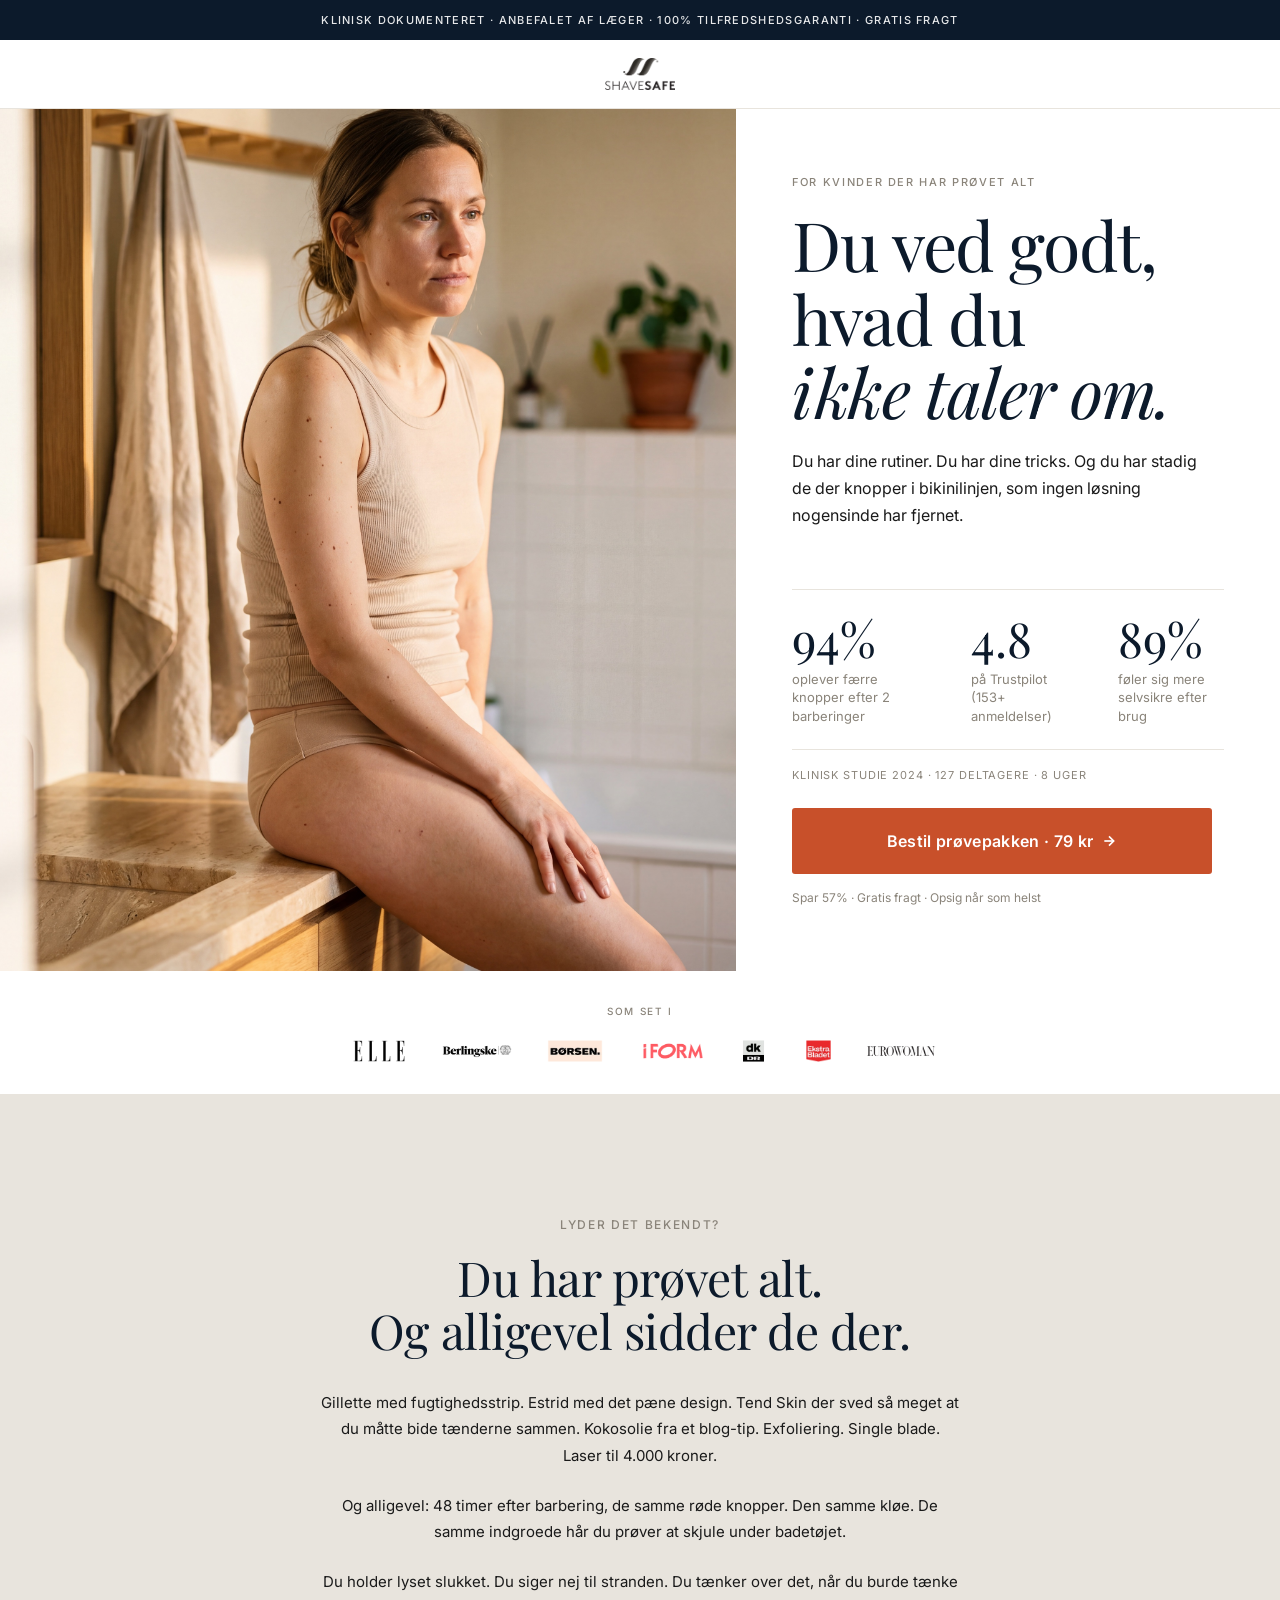
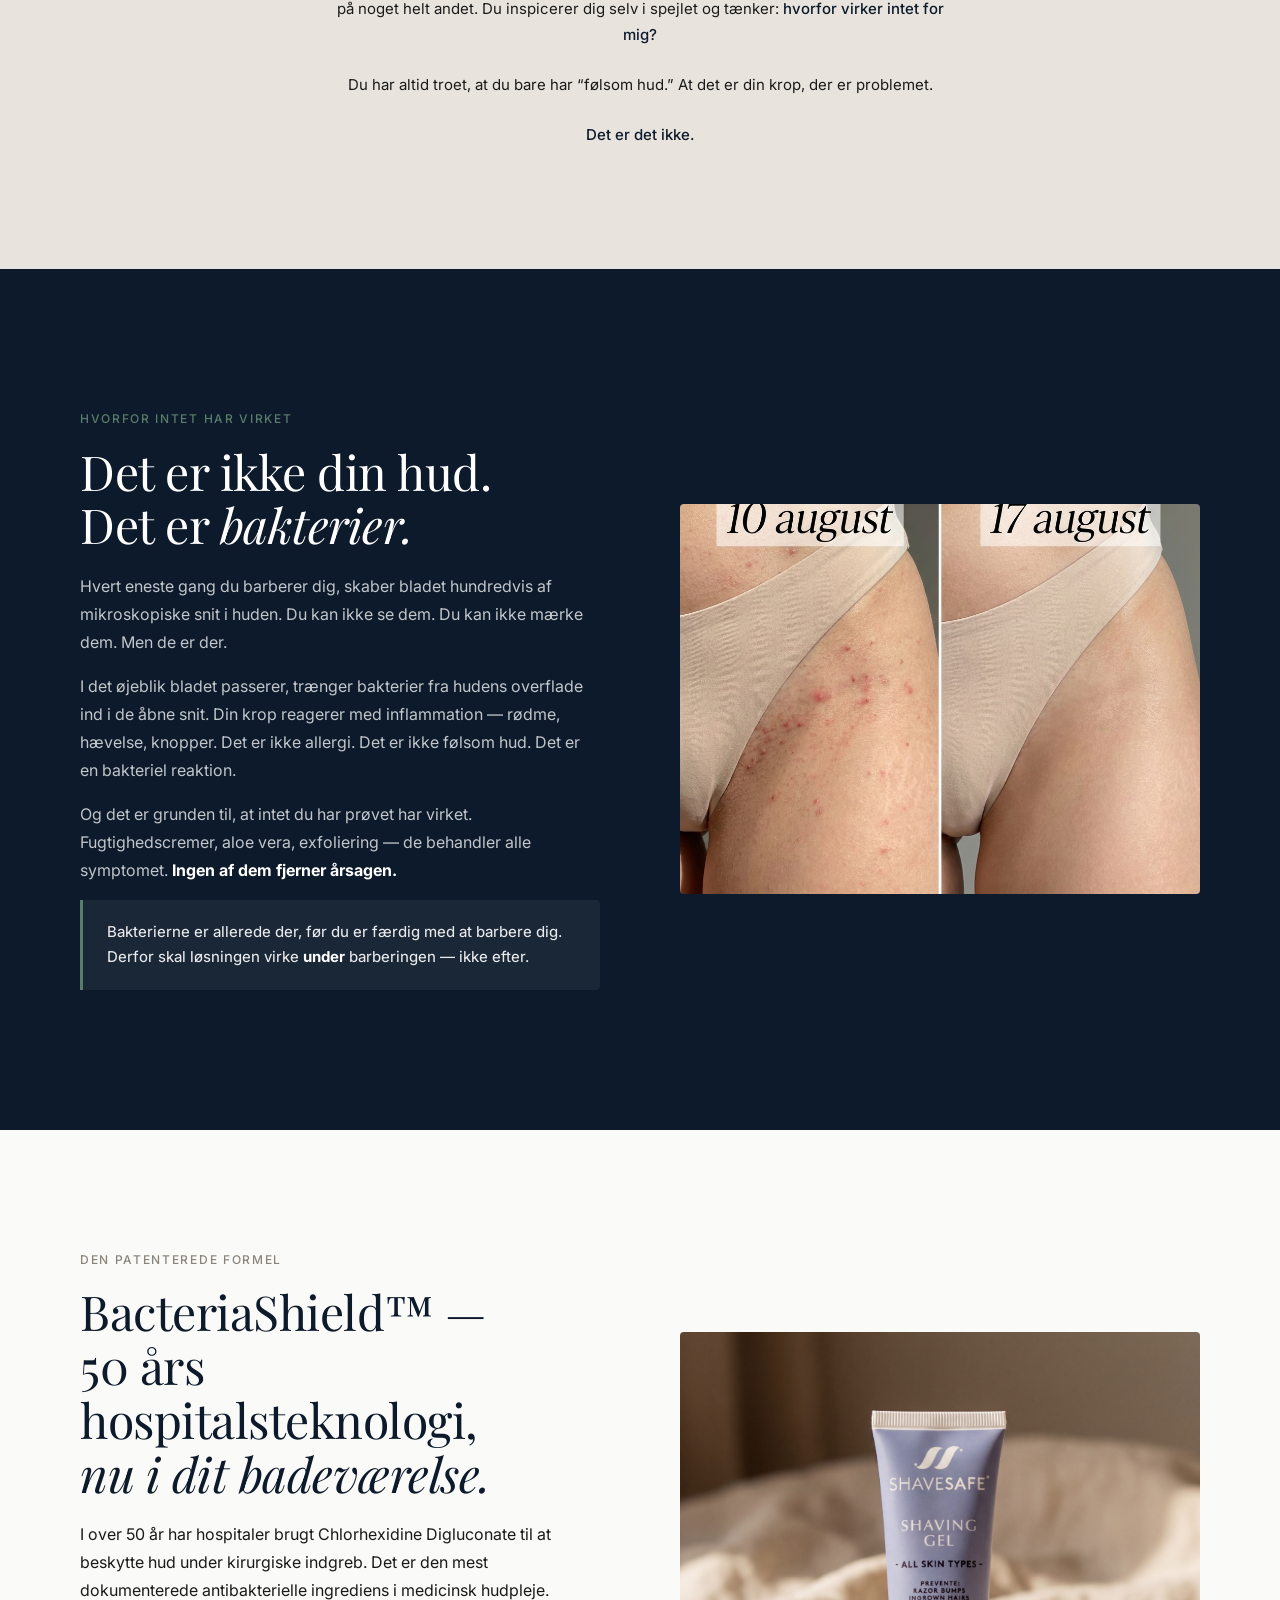
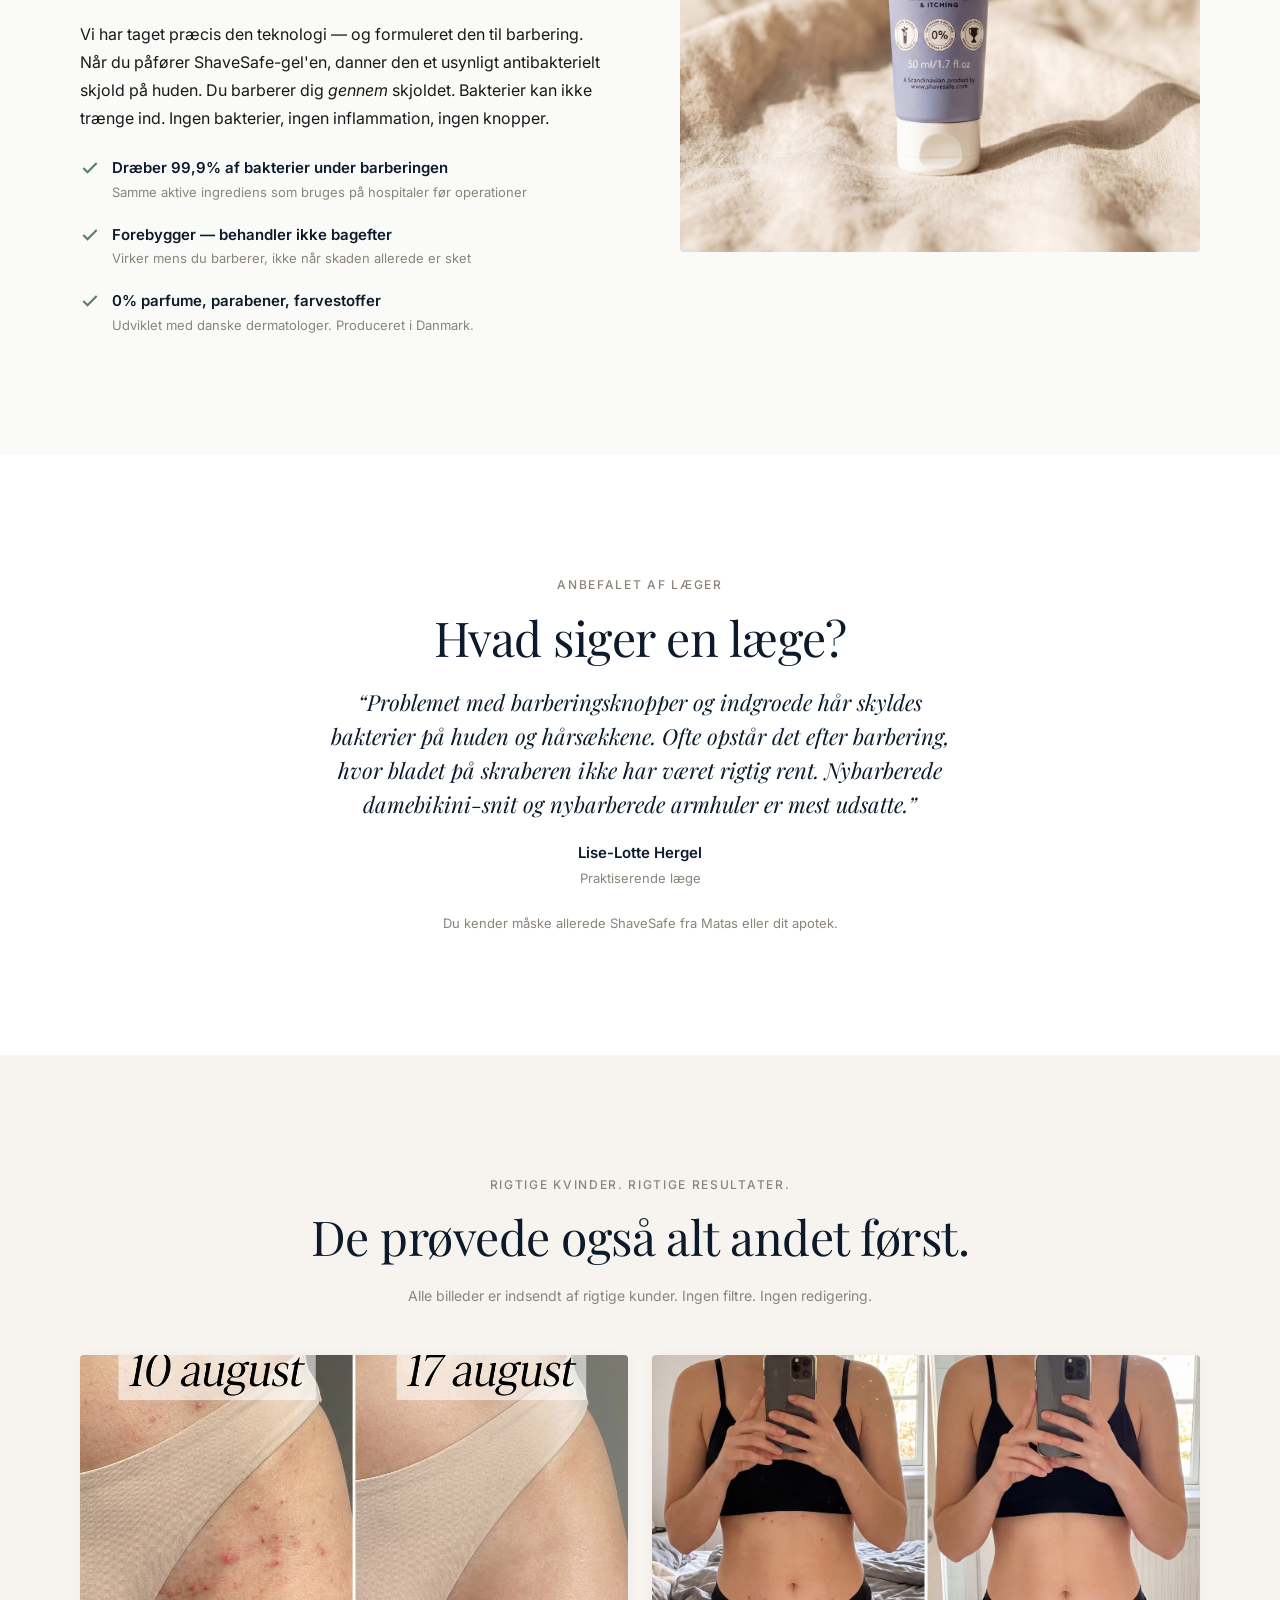
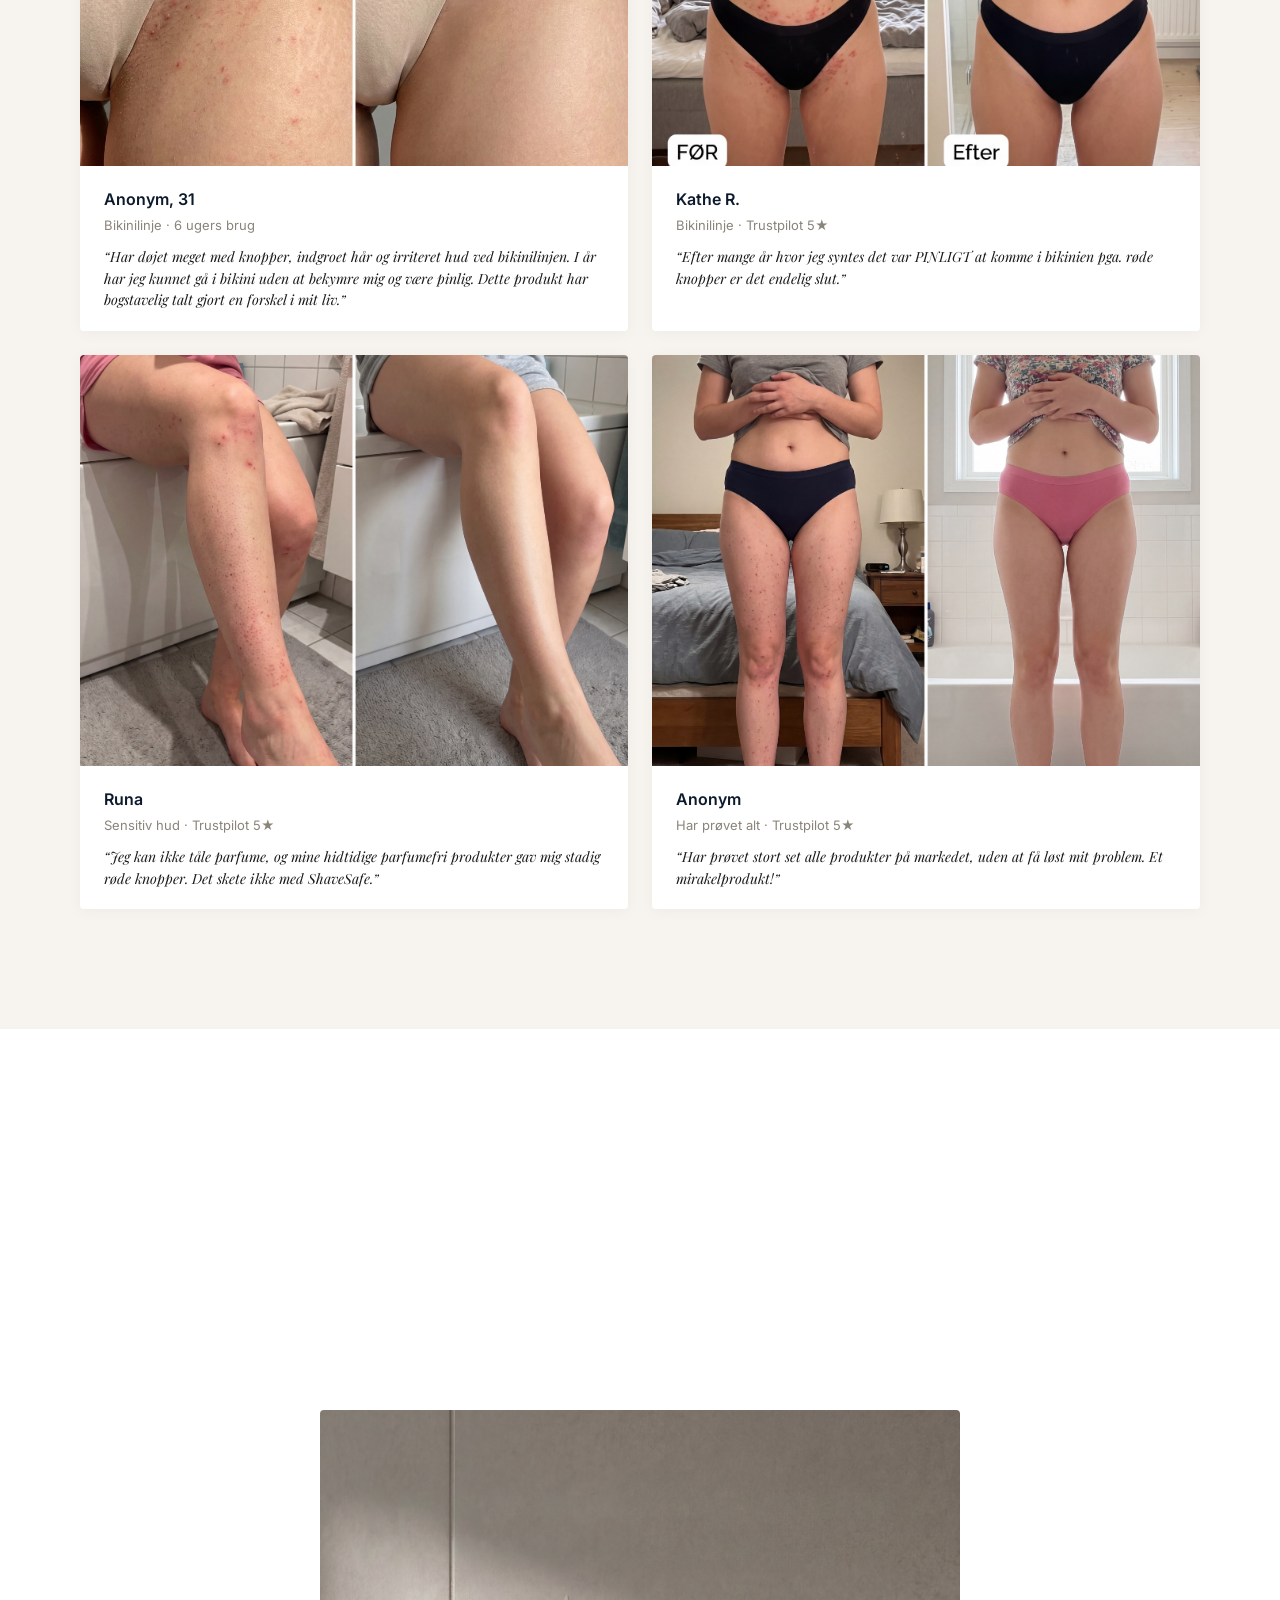
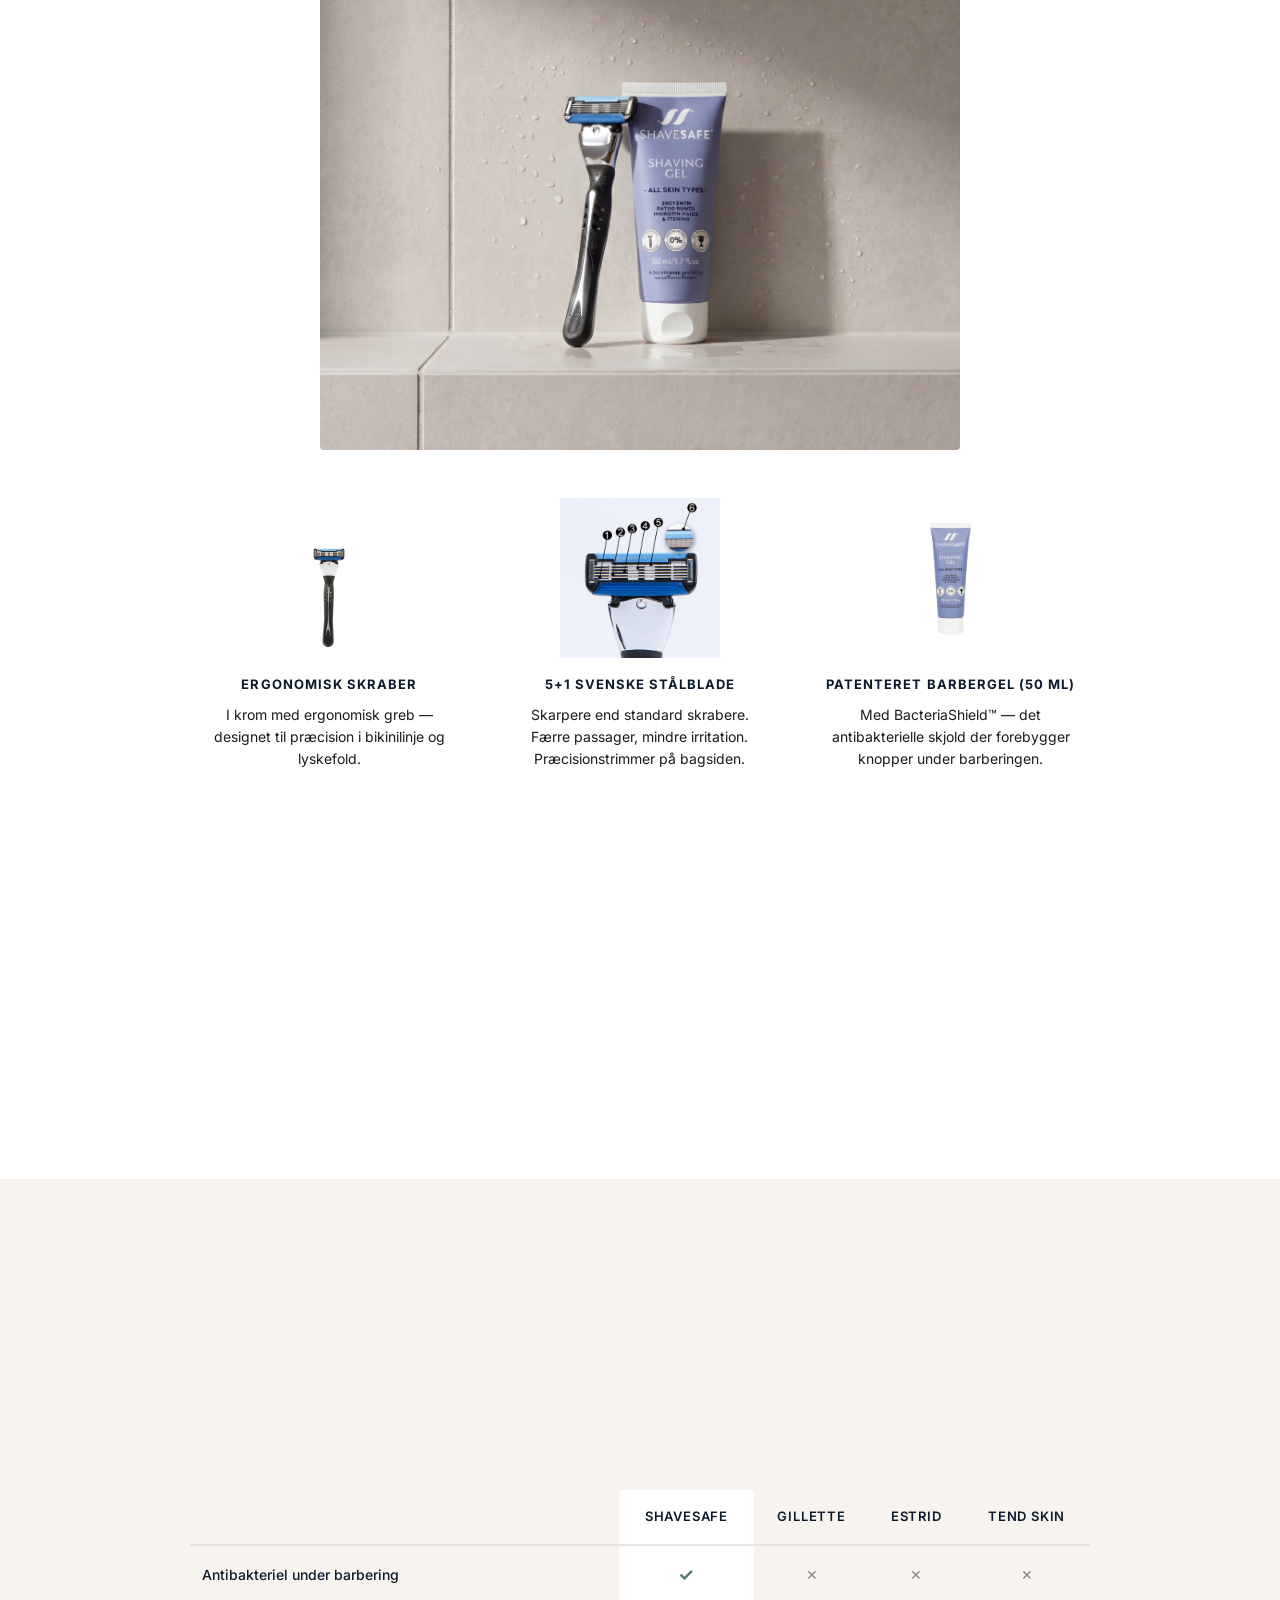
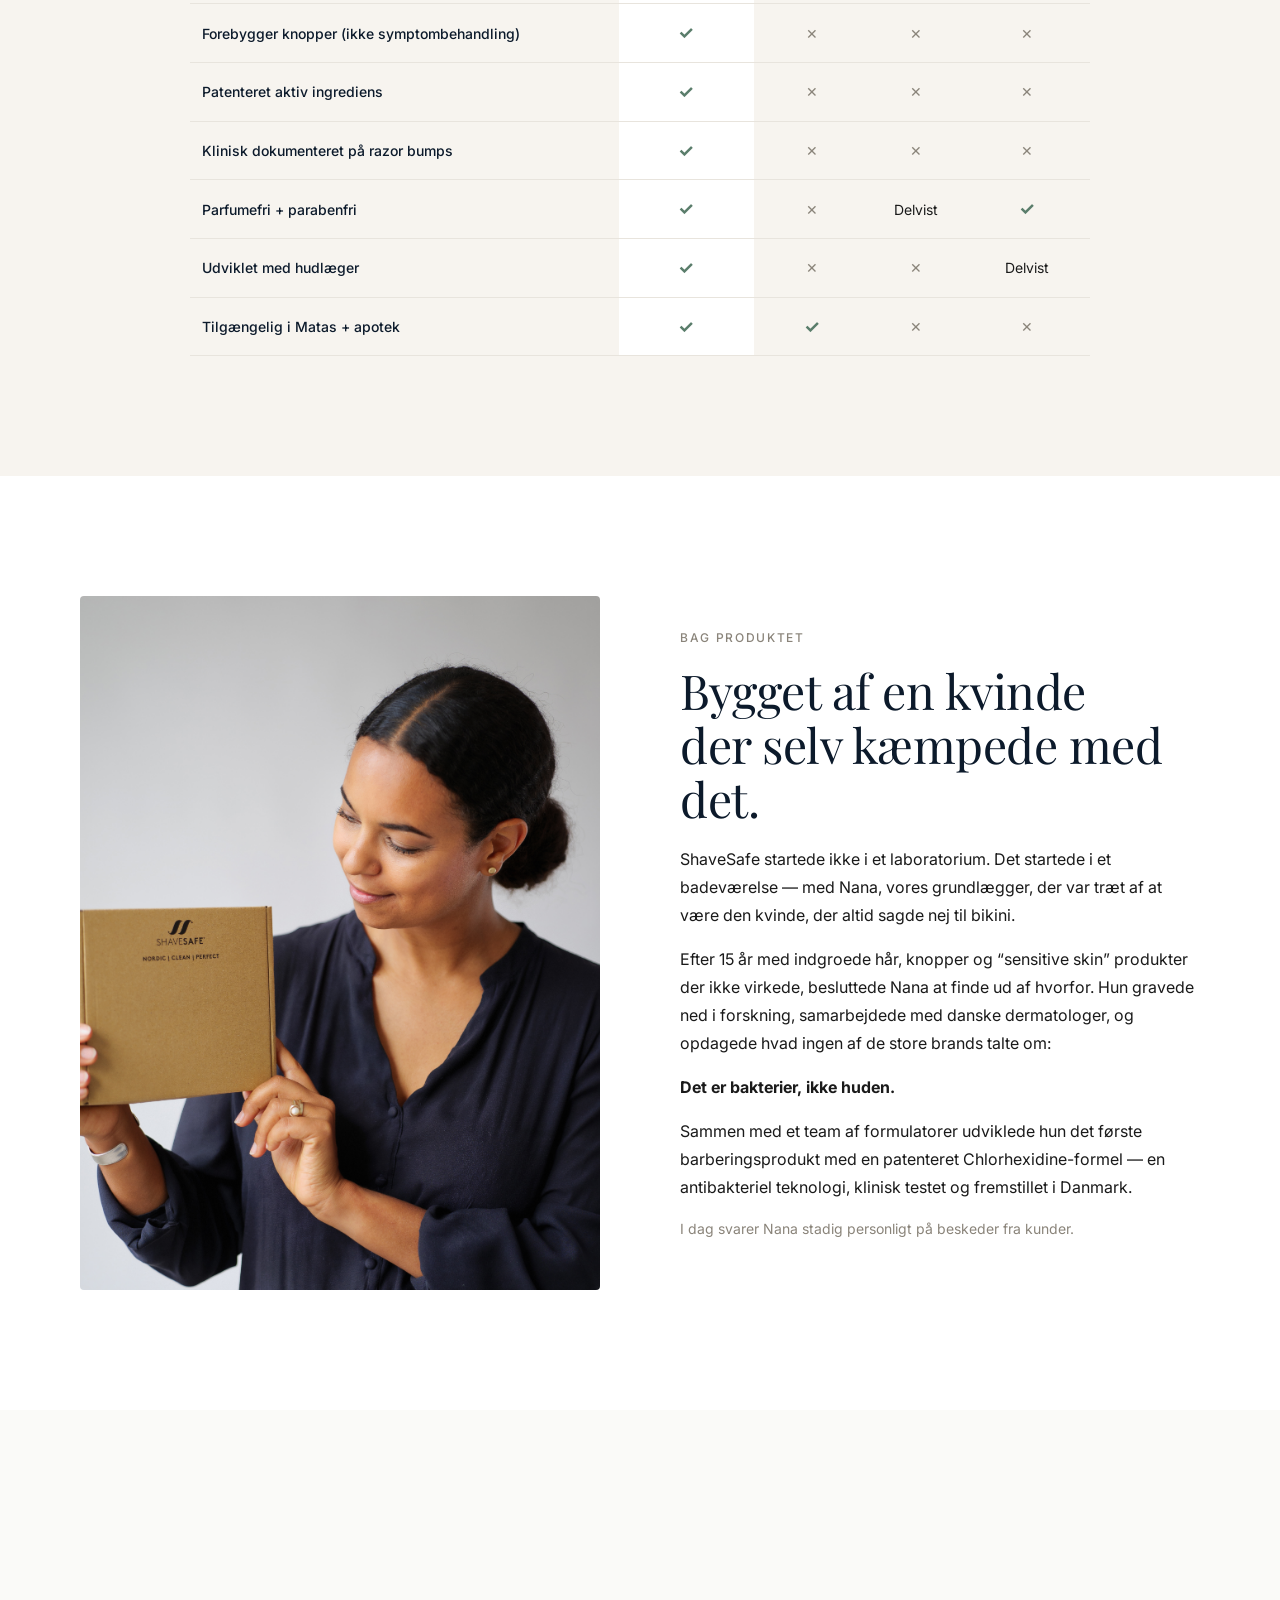
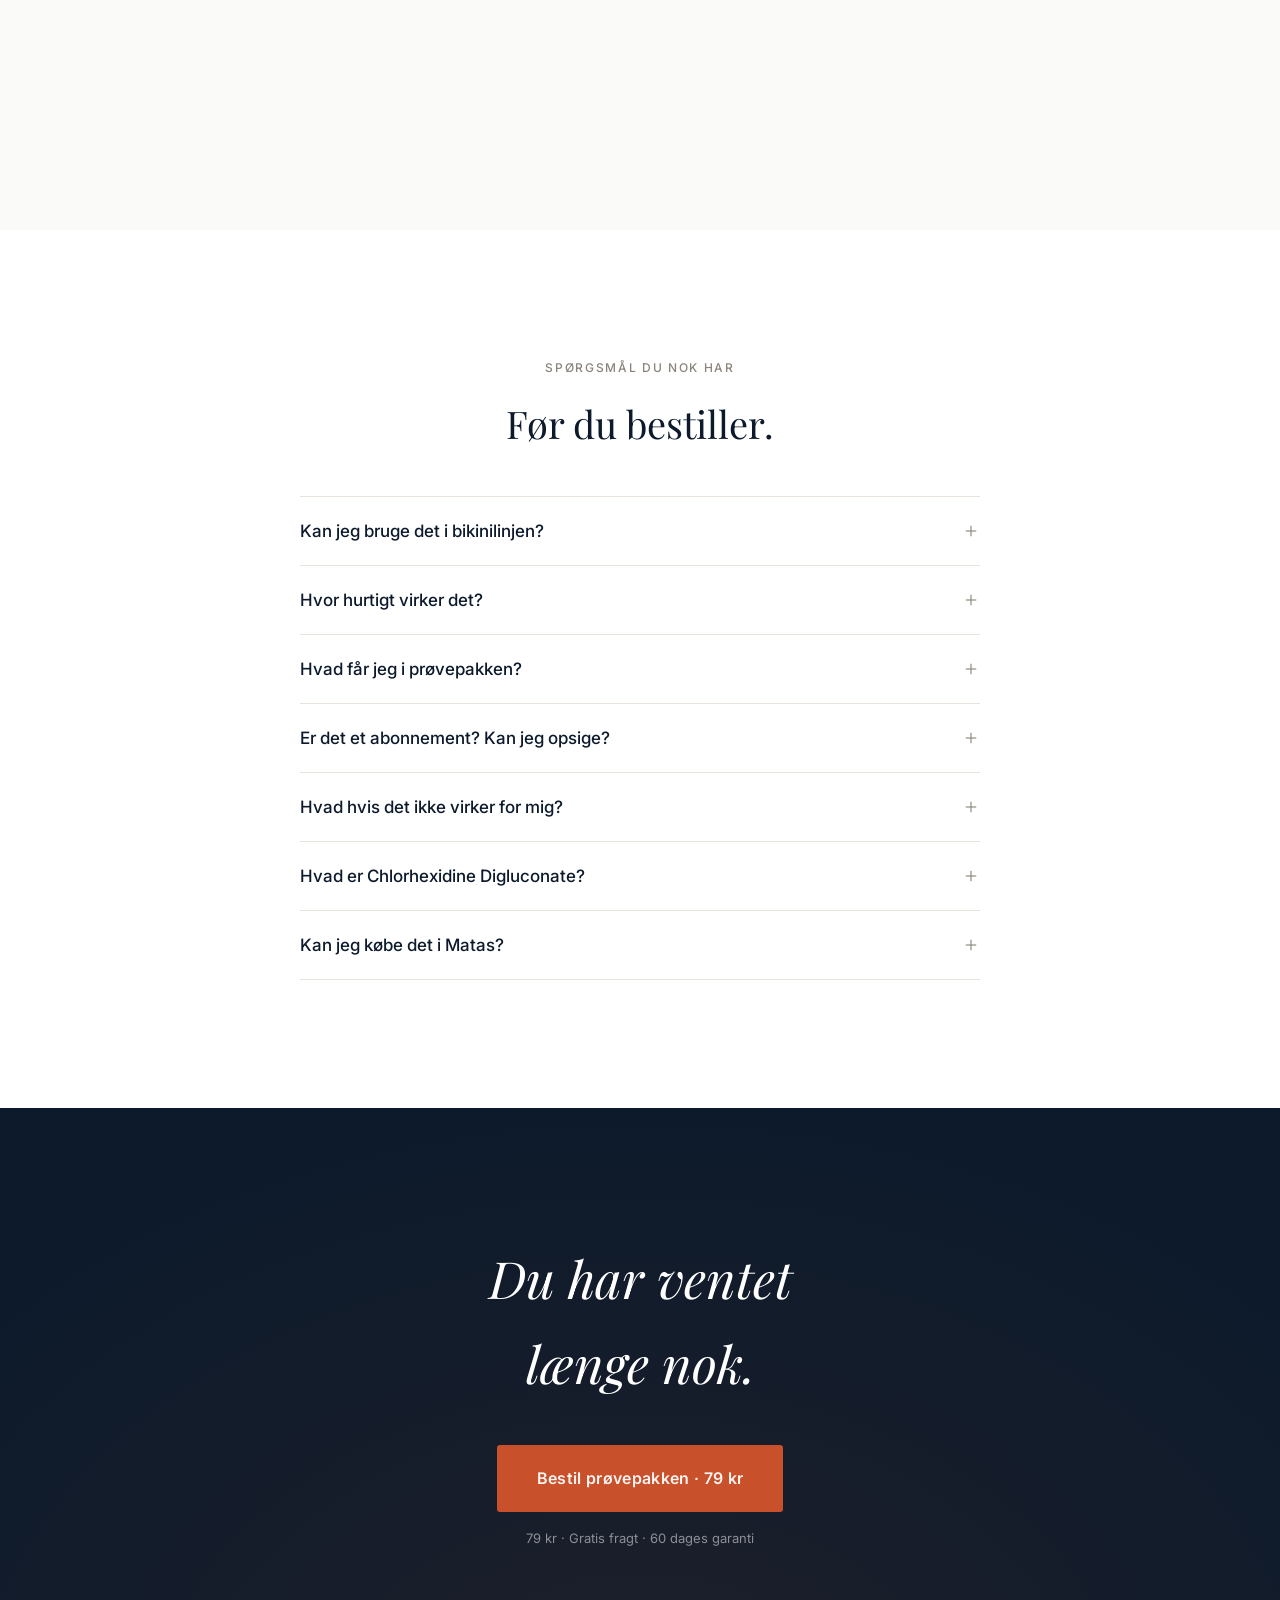
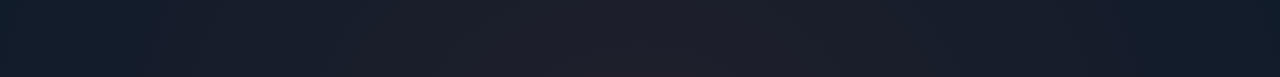
<file: pages/bikini/index.html>
<!DOCTYPE html>
<html lang="da">
<head>
  <meta charset="UTF-8" />
  <meta name="viewport" content="width=device-width, initial-scale=1.0" />
  <!-- Meta Pixel Code -->
  <script>
  !function(f,b,e,v,n,t,s)
  {if(f.fbq)return;n=f.fbq=function(){n.callMethod?
  n.callMethod.apply(n,arguments):n.queue.push(arguments)};
  if(!f._fbq)f._fbq=n;n.push=n;n.loaded=!0;n.version='2.0';
  n.queue=[];t=b.createElement(e);t.async=!0;
  t.src=v;s=b.getElementsByTagName(e)[0];
  s.parentNode.insertBefore(t,s)}(window, document,'script',
  'https://connect.facebook.net/en_US/fbevents.js');
  fbq('init', '1342341102497517');
  fbq('track', 'PageView');
  </script>
  <noscript><img height="1" width="1" style="display:none"
  src="https://www.facebook.com/tr?id=1342341102497517&ev=PageView&noscript=1"
  /></noscript>
  <!-- End Meta Pixel Code -->
  <title>ShaveSafe &mdash; Slip for knopper i bikinilinjen</title>
  <meta name="description" content="94% oplever f&aelig;rre knopper efter 2 barberinger. ShaveSafe er det eneste produkt i Danmark med en patenteret antibakteriel barbergel. Pr&oslash;v for 79 kr." />
  <link rel="preconnect" href="https://fonts.googleapis.com" />
  <link rel="preconnect" href="https://fonts.gstatic.com" crossorigin />
  <link href="https://fonts.googleapis.com/css2?family=Playfair+Display:ital,wght@0,400;0,500;0,600;0,700;1,400;1,500;1,600&family=Inter:wght@300;400;500;600;700&display=swap" rel="stylesheet" />
  <style>
    :root {
      --sand: #F7F4EF;
      --off-white: #FAFAF8;
      --charcoal: #1A1A1A;
      --navy: #0C1A2B;
      --clinical: #5A7D6B;
      --cta: #C8502A;
      --cta-hover: #b5441f;
      --silver: #B8B2A7;
      --line: #E8E4DD;
      --muted: #8A847A;
      --white: #fff;
      --max: 1120px;
      --narrow: 680px;
      --radius: 4px;
    }

    * { box-sizing: border-box; margin: 0; padding: 0; }
    html { scroll-behavior: smooth; }
    body {
      font-family: 'Inter', -apple-system, sans-serif;
      font-size: 16px;
      line-height: 1.65;
      color: var(--charcoal);
      background: var(--white);
      -webkit-font-smoothing: antialiased;
      overflow-x: hidden;
    }
    img { max-width: 100%; height: auto; display: block; }
    h1, h2, h3 { font-family: 'Playfair Display', serif; color: var(--navy); font-weight: 400; }
    .container { max-width: var(--max); margin: 0 auto; padding: 0 24px; }

    /* ── ANNOUNCEMENT BAR ── */
    .announcement {
      background: var(--navy);
      color: rgba(255,255,255,0.9);
      text-align: center;
      padding: 11px 16px;
      font-size: 11px;
      font-weight: 500;
      letter-spacing: 0.12em;
      text-transform: uppercase;
    }

    /* ── HEADER ── */
    .header {
      padding: 18px 24px;
      display: flex;
      justify-content: center;
      border-bottom: 1px solid var(--line);
      background: var(--white);
      position: sticky;
      top: 0;
      z-index: 50;
      transition: box-shadow 0.3s;
    }
    .header.scrolled { box-shadow: 0 2px 20px rgba(0,0,0,0.06); }
    .header img { height: 32px; }

    /* ── HERO ── */
    .hero {
      display: grid;
      grid-template-columns: 1fr;
      max-width: 1280px;
      margin: 0 auto;
    }
    @media (min-width: 768px) {
      .hero { grid-template-columns: 1.15fr 0.85fr; min-height: 80vh; }
    }
    .hero-img {
      position: relative;
      overflow: hidden;
      min-height: 56vh;
      background: var(--sand);
    }
    @media (min-width: 768px) { .hero-img { min-height: auto; } }
    .hero-img img {
      width: 100%; height: 100%;
      object-fit: cover;
      position: absolute;
      top: 0; left: 0;
    }
    .hero-content {
      display: flex;
      flex-direction: column;
      justify-content: center;
      padding: 40px 28px 48px;
    }
    @media (min-width: 768px) { .hero-content { padding: 64px 56px; } }
    .hero-eyebrow {
      font-size: 11px;
      text-transform: uppercase;
      letter-spacing: 0.15em;
      color: var(--muted);
      font-weight: 500;
      margin-bottom: 16px;
    }
    .hero h1 {
      font-size: clamp(36px, 5.5vw, 68px);
      line-height: 1.08;
      margin-bottom: 20px;
      letter-spacing: -0.02em;
      color: var(--navy);
    }
    .hero h1 em { font-style: italic; }
    .hero-desc {
      font-size: 16px;
      line-height: 1.7;
      margin-bottom: 28px;
      max-width: 420px;
      color: var(--charcoal);
    }
    .hero-desc strong { color: var(--navy); }
    .hero-stats {
      display: flex;
      gap: 48px;
      padding: 24px 0;
      margin: 32px 0 8px;
      border-top: 1px solid var(--line);
      border-bottom: 1px solid var(--line);
    }
    .hero-stat-num {
      font-family: 'Playfair Display', serif;
      font-size: 48px;
      font-weight: 400;
      color: var(--navy);
      line-height: 1;
      margin-bottom: 8px;
    }
    .hero-stat-label {
      font-size: 13px;
      color: var(--muted);
      line-height: 1.4;
    }
    .hero-stats-source {
      font-size: 11px;
      text-transform: uppercase;
      letter-spacing: 0.08em;
      color: var(--muted);
      margin-top: 8px;
      margin-bottom: 24px;
    }

    /* CTA */
    .cta-btn {
      display: inline-flex;
      align-items: center;
      justify-content: center;
      gap: 8px;
      background: var(--cta);
      color: var(--white);
      font-size: 16px;
      font-weight: 600;
      padding: 20px 40px;
      border-radius: 3px;
      text-decoration: none;
      text-align: center;
      transition: all 0.25s ease;
      border: none;
      cursor: pointer;
      letter-spacing: 0.02em;
    }
    .cta-btn:hover { background: var(--cta-hover); transform: translateY(-1px); }
    .cta-btn svg { width: 16px; height: 16px; stroke: currentColor; stroke-width: 2.5; fill: none; }
    .hero-meta {
      margin-top: 14px;
      font-size: 12px;
      color: var(--muted);
      line-height: 1.6;
    }

    /* ── PRESS BAR ── */
    .press-bar {
      padding: 32px 24px;
      border-bottom: 1px solid var(--line);
      background: var(--white);
    }
    .press-label {
      text-align: center;
      font-size: 10px;
      text-transform: uppercase;
      letter-spacing: 0.16em;
      color: var(--muted);
      margin-bottom: 20px;
      font-weight: 500;
    }
    .press-logos {
      display: flex;
      justify-content: center;
      align-items: center;
      gap: 28px;
      flex-wrap: nowrap;
      max-width: 800px;
      margin: 0 auto;
    }
    .press-logos img {
      height: 22px;
      opacity: 1;
      transition: opacity 0.3s;
    }
    .press-logos img:hover { opacity: 0.7; }

    /* ── SECTION SHARED ── */
    .section { padding: 64px 24px; }
    @media (min-width: 768px) { .section { padding: 120px 24px; } }
    .section-eyebrow {
      font-size: 12px;
      text-transform: uppercase;
      letter-spacing: 0.14em;
      color: var(--muted);
      font-weight: 500;
      margin-bottom: 16px;
    }
    .section h2 {
      font-size: clamp(28px, 4vw, 48px);
      line-height: 1.12;
      margin-bottom: 20px;
      letter-spacing: -0.01em;
    }

    /* ── SCROLL PROGRESS BAR ── */
    .scroll-progress {
      position: fixed;
      top: 0;
      left: 0;
      width: 0%;
      height: 2px;
      background: var(--clinical);
      z-index: 200;
      transition: width 50ms linear;
    }

    /* ── EDITORIAL PROSE (problem-deepening) ── */
    .prose-section { background: var(--line); }
    .prose-center {
      max-width: 640px;
      margin: 0 auto;
      text-align: center;
    }
    .prose-center h2 {
      margin-bottom: 32px;
    }
    .prose-center p {
      font-size: clamp(15px, 1.1vw, 18px);
      line-height: 1.75;
      margin-bottom: 24px;
      color: var(--charcoal);
    }
    .prose-center p:last-child { margin-bottom: 0; }
    .prose-center em {
      font-style: normal;
      color: var(--navy);
      font-weight: 500;
    }

    /* ── SPLIT ── */
    .split {
      display: grid;
      grid-template-columns: 1fr;
      gap: 40px;
      align-items: center;
      max-width: var(--max);
      margin: 0 auto;
    }
    @media (min-width: 768px) {
      .split { grid-template-columns: 1fr 1fr; gap: 80px; }
      .split.reverse .split-img { order: 2; }
      .split.reverse .split-text { order: 1; }
    }
    .split-img {
      border-radius: var(--radius);
      overflow: hidden;
      aspect-ratio: 4/3;
      background: var(--sand);
    }
    .split-img img { width: 100%; height: 100%; object-fit: cover; }
    .split-img.tall { aspect-ratio: 3/4; }
    .split-text p {
      font-size: 16px;
      line-height: 1.75;
      margin-bottom: 16px;
    }
    /* ── INVERTED SECTION (redefinition peak) ── */
    .section-inverted {
      background: var(--navy);
      color: rgba(255,255,255,0.85);
      padding: 80px 24px;
    }
    @media (min-width: 768px) { .section-inverted { padding: 140px 24px; } }
    .section-inverted h2 { color: var(--white); }
    .section-inverted .section-eyebrow { color: var(--clinical); }
    .section-inverted .split-text p { color: rgba(255,255,255,0.75); }
    .section-inverted .split-text p strong { color: var(--white); }
    .section-inverted .split-img { background: var(--charcoal); }
    .section-inverted .callout-box {
      background: rgba(255,255,255,0.06);
    }
    .section-inverted .callout-box p { color: rgba(255,255,255,0.9); }

    .callout-box {
      background: var(--sand);
      border-left: 3px solid var(--clinical);
      border-radius: 0 var(--radius) var(--radius) 0;
      padding: 20px 24px;
      margin-top: 12px;
    }
    .callout-box p {
      font-size: 15px;
      font-weight: 450;
      color: var(--navy);
      margin: 0;
      line-height: 1.65;
    }

    /* ── MECHANISM ── */
    .mechanism-section { background: var(--off-white); }
    .check-list {
      display: flex;
      flex-direction: column;
      gap: 20px;
      margin-top: 24px;
    }
    .check-item {
      display: flex;
      gap: 12px;
      align-items: flex-start;
    }
    .check-item svg {
      width: 20px; height: 20px;
      stroke: var(--clinical);
      stroke-width: 2.5;
      fill: none;
      flex-shrink: 0;
      margin-top: 2px;
    }
    .check-item .check-title {
      font-size: 15px;
      font-weight: 600;
      color: var(--navy);
      margin-bottom: 2px;
    }
    .check-item .check-desc {
      font-size: 13px;
      color: var(--muted);
      line-height: 1.5;
    }

    /* ── DOCTOR ENDORSEMENT ── */
    .doctor-section { background: var(--white); }
    .doctor-center {
      max-width: 680px;
      margin: 0 auto;
      padding: 0 24px;
      text-align: center;
    }
    .doctor-quote {
      font-family: 'Playfair Display', serif;
      font-size: clamp(18px, 3vw, 22px);
      font-style: italic;
      line-height: 1.55;
      color: var(--navy);
      margin-bottom: 20px;
    }
    .doctor-attr {
      font-size: 15px;
      font-weight: 600;
      color: var(--navy);
      margin-bottom: 2px;
    }
    .doctor-title {
      font-size: 13px;
      color: var(--muted);
    }

    /* ── BEFORE / AFTER GRID ── */
    .ba-section { background: var(--sand); }
    .ba-section h2, .ba-section .section-eyebrow, .ba-sub { text-align: center; }
    .ba-sub {
      color: var(--muted);
      font-size: 14px;
      margin-bottom: 48px;
      max-width: 480px;
      margin-left: auto;
      margin-right: auto;
    }
    .ba-grid {
      display: grid;
      grid-template-columns: 1fr;
      gap: 24px;
      max-width: var(--max);
      margin: 0 auto;
    }
    @media (min-width: 768px) { .ba-grid { grid-template-columns: 1fr 1fr; } }
    .ba-card {
      background: var(--white);
      border-radius: var(--radius);
      overflow: hidden;
      box-shadow: 0 2px 16px rgba(0,0,0,0.04);
    }
    .ba-card img { width: 100%; aspect-ratio: 4/3; object-fit: cover; }
    .ba-card-body { padding: 20px 24px; }
    .ba-card-name {
      font-size: 16px;
      font-weight: 600;
      color: var(--navy);
      margin-bottom: 2px;
    }
    .ba-card-meta {
      font-size: 13px;
      color: var(--muted);
      margin-bottom: 10px;
    }
    .ba-card-quote {
      font-family: 'Playfair Display', serif;
      font-style: italic;
      font-size: 14px;
      line-height: 1.55;
      color: var(--charcoal);
    }

    /* ── PRODUCT DEEP-DIVE ── */
    .product-section { background: var(--white); }
    .product-section h2,
    .product-section .section-eyebrow,
    .product-sub { text-align: center; }
    .product-sub {
      color: var(--muted);
      font-size: 15px;
      margin-bottom: 48px;
      max-width: 480px;
      margin-left: auto;
      margin-right: auto;
    }
    .product-hero-img {
      max-width: 640px;
      margin: 0 auto 48px;
      border-radius: var(--radius);
      overflow: hidden;
    }
    .product-hero-img img { width: 100%; }
    .product-cols {
      display: grid;
      grid-template-columns: 1fr;
      gap: 32px;
      max-width: 900px;
      margin: 0 auto 48px;
    }
    @media (min-width: 768px) { .product-cols { grid-template-columns: repeat(3, 1fr); } }
    .product-col { text-align: center; }
    .product-col-img {
      width: 160px;
      height: 160px;
      margin: 0 auto 16px;
      display: flex;
      align-items: center;
      justify-content: center;
    }
    .product-col-img img {
      max-width: 100%;
      max-height: 100%;
      object-fit: contain;
    }
    .product-col h3 {
      font-family: 'Inter', sans-serif;
      font-size: 13px;
      font-weight: 700;
      text-transform: uppercase;
      letter-spacing: 0.08em;
      color: var(--navy);
      margin-bottom: 8px;
    }
    .product-col p {
      font-size: 14px;
      line-height: 1.6;
      color: var(--charcoal);
      max-width: 260px;
      margin: 0 auto;
    }
    .product-price-block {
      text-align: center;
      margin-bottom: 24px;
    }
    .product-price-row {
      display: flex;
      align-items: baseline;
      justify-content: center;
      gap: 12px;
      margin-bottom: 4px;
    }
    .product-price {
      font-family: 'Playfair Display', serif;
      font-size: 56px;
      font-weight: 400;
      color: var(--navy);
    }
    .product-price-og {
      font-size: 20px;
      color: var(--muted);
      text-decoration: line-through;
    }
    .product-save {
      display: inline-block;
      background: var(--sand);
      color: var(--cta);
      font-size: 13px;
      font-weight: 600;
      padding: 4px 12px;
      border-radius: 100px;
    }
    .product-shipping {
      font-size: 12px;
      color: var(--muted);
      margin-top: 4px;
    }
    .product-cta-wrap { text-align: center; }

    /* ── FOUNDER ── */
    .founder-section { background: var(--white); }

    /* ── GUARANTEE ── */
    .guarantee-section {
      padding: 120px 24px;
      background: var(--off-white);
    }
    @media (max-width: 768px) {
      .guarantee-section { padding: 64px 24px; }
    }
    .guarantee-inner {
      max-width: var(--max);
      margin: 0 auto;
      display: grid;
      grid-template-columns: 1fr;
      gap: 40px;
      align-items: center;
    }
    @media (min-width: 768px) {
      .guarantee-inner { grid-template-columns: auto 1fr; gap: 56px; }
    }
    .guarantee-badge {
      width: 180px;
      height: 180px;
      border-radius: 50%;
      border: 3px solid #6b9bd2;
      display: flex;
      flex-direction: column;
      align-items: center;
      justify-content: center;
      margin: 0 auto;
    }
    .guarantee-badge-text {
      font-family: 'Playfair Display', serif;
      font-size: 52px;
      font-weight: 700;
      color: #6b9bd2;
      line-height: 1;
    }
    .guarantee-badge-sub {
      font-size: 11px;
      font-weight: 600;
      text-transform: uppercase;
      letter-spacing: 0.1em;
      color: #6b9bd2;
      margin-top: 4px;
    }
    .guarantee-content h3 {
      font-size: 28px;
      font-weight: 700;
      margin-bottom: 14px;
    }
    .guarantee-content p {
      font-size: 15px;
      color: var(--charcoal);
      line-height: 1.75;
    }

    /* ── FAQ ── */
    .faq-section { padding: 96px 24px; background: var(--white); }
    @media (min-width: 768px) { .faq-section { padding: 128px 24px; } }
    .faq-inner { max-width: var(--narrow); margin: 0 auto; }
    .faq-section h2 {
      text-align: center;
      font-size: clamp(26px, 4vw, 38px);
      margin-bottom: 12px;
    }
    .faq-section .section-eyebrow { text-align: center; }
    .faq-item { border-bottom: 1px solid var(--line); }
    .faq-item:first-child { border-top: 1px solid var(--line); }
    .faq-q {
      width: 100%; background: none; border: none;
      padding: 24px 0; font-size: 17px; font-weight: 500;
      color: var(--navy); text-align: left; cursor: pointer;
      display: flex; justify-content: space-between; align-items: center;
      font-family: inherit; gap: 16px;
      transition: color 0.2s;
    }
    .faq-q:hover { color: var(--cta); }
    .faq-q svg {
      width: 18px; height: 18px; stroke: var(--muted); stroke-width: 1.5;
      fill: none; flex-shrink: 0; transition: transform 0.3s ease;
    }
    .faq-q.open svg { transform: rotate(45deg); }
    .faq-a {
      max-height: 0; overflow: hidden;
      transition: max-height 0.4s ease;
      font-size: 15px; line-height: 1.75; color: var(--charcoal);
    }
    .faq-a.open { max-height: 300px; padding-bottom: 22px; }

    /* ── FINAL CTA ── */
    .final-cta {
      background: var(--navy);
      color: var(--white);
      padding: 96px 24px;
      text-align: center;
      position: relative;
      overflow: hidden;
    }
    @media (min-width: 768px) { .final-cta { padding: 128px 24px; } }
    .final-cta::before {
      content: '';
      position: absolute;
      top: -50%; left: -50%;
      width: 200%; height: 200%;
      background: radial-gradient(ellipse at 50% 80%, rgba(200,80,42,0.1), transparent 50%);
      pointer-events: none;
    }
    .final-cta h2 {
      color: var(--white);
      font-size: clamp(32px, 4vw, 52px);
      margin-bottom: 40px;
      position: relative;
    }
    .final-cta p {
      color: rgba(255,255,255,0.5);
      font-size: 13px;
      margin-bottom: 0;
      margin-top: 16px;
      max-width: 400px;
      margin-left: auto;
      margin-right: auto;
      position: relative;
    }
    .cta-btn-outline {
      display: inline-flex;
      align-items: center;
      gap: 8px;
      background: transparent;
      color: var(--white);
      font-size: 15px;
      font-weight: 600;
      padding: 18px 48px;
      border: 1px solid rgba(255,255,255,0.3);
      border-radius: 2px;
      text-decoration: none;
      transition: all 0.25s ease;
      position: relative;
      letter-spacing: 0.02em;
    }
    .cta-btn-outline:hover {
      background: var(--white);
      color: var(--navy);
      border-color: var(--white);
    }

    /* ── COMPARISON TABLE ── */
    .compare-section { background: var(--sand); }
    .compare-section h2, .compare-section .section-eyebrow { text-align: center; }
    .compare-wrap {
      max-width: 900px;
      margin: 0 auto;
      overflow-x: auto;
    }
    .compare-table {
      width: 100%;
      border-collapse: collapse;
      font-size: 14px;
      min-width: 600px;
    }
    .compare-table th {
      font-family: 'Inter', sans-serif;
      font-weight: 600;
      font-size: 13px;
      text-transform: uppercase;
      letter-spacing: 0.06em;
      padding: 16px 12px;
      text-align: center;
      color: var(--navy);
      border-bottom: 2px solid var(--line);
    }
    .compare-table th:first-child { text-align: left; }
    .compare-table th.highlight {
      background: var(--white);
      border-radius: var(--radius) var(--radius) 0 0;
    }
    .compare-table td {
      padding: 14px 12px;
      text-align: center;
      border-bottom: 1px solid var(--line);
      color: var(--charcoal);
    }
    .compare-table td:first-child {
      text-align: left;
      font-weight: 500;
      color: var(--navy);
    }
    .compare-table td.highlight { background: var(--white); }
    .compare-table .check { color: var(--clinical); font-size: 18px; font-weight: 700; }
    .compare-table .cross { color: var(--muted); font-size: 14px; }

    /* ── STICKY MOBILE BAR ── */
    .sticky-bar {
      display: none;
      position: fixed;
      bottom: 0; left: 0; right: 0;
      background: var(--white);
      border-top: 1px solid var(--line);
      padding: 10px 16px;
      z-index: 100;
      box-shadow: 0 -4px 20px rgba(0,0,0,0.08);
      align-items: center;
      gap: 12px;
    }
    .sticky-bar.visible { display: flex; }
    .sticky-bar .sticky-info { flex: 1; }
    .sticky-bar .sticky-name { font-size: 13px; font-weight: 600; color: var(--navy); }
    .sticky-bar .sticky-price { font-size: 12px; color: var(--muted); }
    .sticky-bar .cta-btn { padding: 12px 24px; font-size: 13px; flex-shrink: 0; }

    body { padding-bottom: 72px; }
    @media (min-width: 768px) { body { padding-bottom: 0; } }

    /* ── ANIMATIONS ── */
    .reveal {
      opacity: 0;
      transform: translateY(20px);
      transition: opacity 0.7s ease, transform 0.7s ease;
    }
    .reveal.visible { opacity: 1; transform: none; }
    .reveal-d1 { transition-delay: 0.1s; }
    .reveal-d2 { transition-delay: 0.2s; }
    .reveal-d3 { transition-delay: 0.3s; }
  </style>
</head>
<body>

  <!-- SCROLL PROGRESS BAR -->
  <div class="scroll-progress" id="scrollProgress"></div>

  <!-- 1. ANNOUNCEMENT BAR -->
  <div class="announcement">
    KLINISK DOKUMENTERET &middot; ANBEFALET AF L&AElig;GER &middot; 100% TILFREDSHEDSGARANTI &middot; GRATIS FRAGT
  </div>

  <!-- 2. HEADER -->
  <header class="header">
    <img src="../../img/logo-black.avif" alt="ShaveSafe" />
  </header>

  <!-- ═══════════════════════════════════════════════════════ -->
  <!-- SEKTION 1: HERO — IDENTIFIKATION                       -->
  <!-- Schwartz: Stage 5 identification headline. Intet salg. -->
  <!-- Accept 1: "Jeg har et problem jeg ikke taler om."       -->
  <!-- ═══════════════════════════════════════════════════════ -->
  <section class="hero">
    <div class="hero-img">
      <img src="../../img/hero-bikini-bathroom.jpg" alt="Kvinde i badev&aelig;relse" />
    </div>
    <div class="hero-content">
      <div class="hero-eyebrow">For kvinder der har pr&oslash;vet alt</div>
      <h1>Du ved godt,<br/>hvad du<br/><em>ikke taler om.</em></h1>
      <p class="hero-desc">Du har dine rutiner. Du har dine tricks. Og du har stadig de der knopper i bikinilinjen, som ingen l&oslash;sning nogensinde har fjernet.</p>

      <div class="hero-stats">
        <div>
          <div class="hero-stat-num">94%</div>
          <div class="hero-stat-label">oplever f&aelig;rre knopper efter 2 barberinger</div>
        </div>
        <div>
          <div class="hero-stat-num">4.8</div>
          <div class="hero-stat-label">p&aring; Trustpilot (153+ anmeldelser)</div>
        </div>
        <div>
          <div class="hero-stat-num">89%</div>
          <div class="hero-stat-label">f&oslash;ler sig mere selvsikre efter brug</div>
        </div>
      </div>
      <p class="hero-stats-source">Klinisk studie 2024 &middot; 127 deltagere &middot; 8 uger</p>
      <a href="https://shavesafe.dk/collections/provepakke" class="cta-btn" style="width:100%;max-width:420px;">
        Bestil pr&oslash;vepakken &middot; 79 kr
        <svg viewBox="0 0 24 24"><line x1="5" y1="12" x2="19" y2="12"/><polyline points="12 5 19 12 12 19"/></svg>
      </a>
      <p class="hero-meta">Spar 57% &middot; Gratis fragt &middot; Opsig n&aring;r som helst</p>
    </div>
  </section>

  <!-- PRESS LOGOS -->
  <div class="press-bar reveal">
    <div class="press-label">Som set i</div>
    <div class="press-logos">
      <img src="../../img/elle-logo.avif" alt="Elle" />
      <img src="../../img/berlingske-logo.avif" alt="Berlingske" />
      <img src="../../img/borsen-logo.avif" alt="B&oslash;rsen" />
      <img src="../../img/iform-logo.avif" alt="iForm" />
      <img src="../../img/dr-dk-logo.webp" alt="DR" />
      <img src="../../img/ekstra-bladet-logo.avif" alt="Ekstra Bladet" />
      <img src="../../img/eurowoman-logo.avif" alt="Eurowoman" />
    </div>
  </div>

  <!-- ═══════════════════════════════════════════════════════ -->
  <!-- SEKTION 2: PROBLEM-DEEPENING — INTENSIFICATION          -->
  <!-- Schwartz: Gentag frygten i variationer. Aldrig gentag.  -->
  <!-- Accept 2: "Jeg har pr&oslash;vet alt. Intet virker."    -->
  <!-- ═══════════════════════════════════════════════════════ -->
  <section class="section prose-section">
    <div class="prose-center reveal">
      <div class="section-eyebrow">Lyder det bekendt?</div>
      <h2>Du har pr&oslash;vet alt.<br/>Og alligevel sidder de der.</h2>
      <p>Gillette med fugtighedsstrip. Estrid med det p&aelig;ne design. Tend Skin der sved s&aring; meget at du m&aring;tte bide t&aelig;nderne sammen. Kokosolie fra et blog-tip. Exfoliering. Single blade. Laser til 4.000 kroner.</p>
      <p>Og alligevel: 48 timer efter barbering, de samme r&oslash;de knopper. Den samme kl&oslash;e. De samme indgroede h&aring;r du pr&oslash;ver at skjule under badet&oslash;jet.</p>
      <p>Du holder lyset slukket. Du siger nej til stranden. Du t&aelig;nker over det, n&aring;r du burde t&aelig;nke p&aring; noget helt andet. Du inspicerer dig selv i spejlet og t&aelig;nker: <em>hvorfor virker intet for mig?</em></p>
      <p>Du har altid troet, at du bare har &ldquo;f&oslash;lsom hud.&rdquo; At det er din krop, der er problemet.</p>
      <p><em>Det er det ikke.</em></p>
    </div>
  </section>

  <!-- ═══════════════════════════════════════════════════════ -->
  <!-- SEKTION 3: REDEFINITION — AHA-MOMENTET                  -->
  <!-- Schwartz: Redefinition + Gradualization                 -->
  <!-- Accept 3: "Det er ikke min hud. Det er bakterier."      -->
  <!-- ═══════════════════════════════════════════════════════ -->
  <section class="section section-inverted">
    <div class="split reveal">
      <div class="split-text">
        <div class="section-eyebrow">Hvorfor intet har virket</div>
        <h2>Det er ikke din hud.<br/>Det er <em>bakterier.</em></h2>
        <p>Hvert eneste gang du barberer dig, skaber bladet hundredvis af mikroskopiske snit i huden. Du kan ikke se dem. Du kan ikke m&aelig;rke dem. Men de er der.</p>
        <p>I det &oslash;jeblik bladet passerer, tr&aelig;nger bakterier fra hudens overflade ind i de &aring;bne snit. Din krop reagerer med inflammation &mdash; r&oslash;dme, h&aelig;velse, knopper. Det er ikke allergi. Det er ikke f&oslash;lsom hud. Det er en bakteriel reaktion.</p>
        <p>Og det er grunden til, at intet du har pr&oslash;vet har virket. Fugtighedscremer, aloe vera, exfoliering &mdash; de behandler alle symptomet. <strong>Ingen af dem fjerner &aring;rsagen.</strong></p>
        <div class="callout-box">
          <p>Bakterierne er allerede der, f&oslash;r du er f&aelig;rdig med at barbere dig. Derfor skal l&oslash;sningen virke <strong>under</strong> barberingen &mdash; ikke efter.</p>
        </div>
      </div>
      <div class="split-img">
        <img src="../../img/ba-bikini-before-after.png" alt="F&oslash;r og efter ShaveSafe, bikinilinje" />
      </div>
    </div>
  </section>

  <!-- ═══════════════════════════════════════════════════════ -->
  <!-- SEKTION 4: MECHANIZATION — BACTERIASHIELD&trade;        -->
  <!-- Schwartz: Navngiv, beskriv, dramatiser mekanismen       -->
  <!-- Accept 4: "Der er en formel der eliminerer bakterier."  -->
  <!-- ═══════════════════════════════════════════════════════ -->
  <section class="section mechanism-section">
    <div class="split reverse reveal">
      <div class="split-text">
        <div class="section-eyebrow">Den patenterede formel</div>
        <h2>BacteriaShield&trade; &mdash;<br/>50 &aring;rs hospitalsteknologi,<br/><em>nu i dit badev&aelig;relse.</em></h2>
        <p>I over 50 &aring;r har hospitaler brugt Chlorhexidine Digluconate til at beskytte hud under kirurgiske indgreb. Det er den mest dokumenterede antibakterielle ingrediens i medicinsk hudpleje.</p>
        <p>Vi har taget pr&aelig;cis den teknologi &mdash; og formuleret den til barbering. N&aring;r du p&aring;f&oslash;rer ShaveSafe-gel'en, danner den et usynligt antibakterielt skjold p&aring; huden. Du barberer dig <em>gennem</em> skjoldet. Bakterier kan ikke tr&aelig;nge ind. Ingen bakterier, ingen inflammation, ingen knopper.</p>
        <div class="check-list">
          <div class="check-item">
            <svg viewBox="0 0 24 24"><polyline points="20 6 9 17 4 12"/></svg>
            <div>
              <div class="check-title">Dr&aelig;ber 99,9% af bakterier under barberingen</div>
              <div class="check-desc">Samme aktive ingrediens som bruges p&aring; hospitaler f&oslash;r operationer</div>
            </div>
          </div>
          <div class="check-item">
            <svg viewBox="0 0 24 24"><polyline points="20 6 9 17 4 12"/></svg>
            <div>
              <div class="check-title">Forebygger &mdash; behandler ikke bagefter</div>
              <div class="check-desc">Virker mens du barberer, ikke n&aring;r skaden allerede er sket</div>
            </div>
          </div>
          <div class="check-item">
            <svg viewBox="0 0 24 24"><polyline points="20 6 9 17 4 12"/></svg>
            <div>
              <div class="check-title">0% parfume, parabener, farvestoffer</div>
              <div class="check-desc">Udviklet med danske dermatologer. Produceret i Danmark.</div>
            </div>
          </div>
        </div>
      </div>
      <div class="split-img" style="aspect-ratio:1;">
        <img src="../../img/gel-lifestyle-bed.jpg" alt="ShaveSafe barbergel" />
      </div>
    </div>
  </section>

  <!-- ═══════════════════════════════════════════════════════ -->
  <!-- SEKTION 5: AUTORITET — L&AElig;GE-ANBEFALING            -->
  <!-- Schwartz: Verification + Authority reference            -->
  <!-- Accept 5: "En l&aelig;ge anbefaler det."                -->
  <!-- ═══════════════════════════════════════════════════════ -->
  <section class="section doctor-section">
    <div class="doctor-center reveal">
      <div class="section-eyebrow">Anbefalet af l&aelig;ger</div>
      <h2>Hvad siger en l&aelig;ge?</h2>
      <p class="doctor-quote">&ldquo;Problemet med barberingsknopper og indgroede h&aring;r skyldes bakterier p&aring; huden og h&aring;rs&aelig;kkene. Ofte opst&aring;r det efter barbering, hvor bladet p&aring; skraberen ikke har v&aelig;ret rigtig rent. Nybarberede damebi&shy;kini-snit og nybarberede armhuler er mest udsatte.&rdquo;</p>
      <div class="doctor-attr">Lise-Lotte Hergel</div>
      <div class="doctor-title">Praktiserende l&aelig;ge</div>
      <p style="font-size:13px;color:var(--muted);margin-top:24px;">Du kender m&aring;ske allerede ShaveSafe fra Matas eller dit apotek.</p>
    </div>
  </section>

  <!-- ═══════════════════════════════════════════════════════ -->
  <!-- SEKTION 6: SOCIAL PROOF — F&Oslash;R/EFTER + CITATER    -->
  <!-- Schwartz: Documentation — bevis at mekanismen virker    -->
  <!-- Accept 6: "Rigtige kvinder har f&aring;et resultater."  -->
  <!-- ═══════════════════════════════════════════════════════ -->
  <section class="section ba-section">
    <div class="section-eyebrow reveal">Rigtige kvinder. Rigtige resultater.</div>
    <h2 class="reveal">De pr&oslash;vede ogs&aring; alt andet f&oslash;rst.</h2>
    <p class="ba-sub reveal">Alle billeder er indsendt af rigtige kunder. Ingen filtre. Ingen redigering.</p>
    <div class="ba-grid">
      <div class="ba-card reveal">
        <img src="../../img/ba-bikini-august.png" alt="F&oslash;r og efter ShaveSafe, bikinilinje &mdash; 10. august vs. 17. august" />
        <div class="ba-card-body">
          <div class="ba-card-name">Anonym, 31</div>
          <div class="ba-card-meta">Bikinilinje &middot; 6 ugers brug</div>
          <div class="ba-card-quote">&ldquo;Har d&oslash;jet meget med knopper, indgroet h&aring;r og irriteret hud ved bikinilinjen. I &aring;r har jeg kunnet g&aring; i bikini uden at bekymre mig og v&aelig;re pinlig. Dette produkt har bogstavelig talt gjort en forskel i mit liv.&rdquo;</div>
        </div>
      </div>
      <div class="ba-card reveal reveal-d1">
        <img src="../../img/ba-bikini-nana-2.jpg" alt="F&oslash;r og efter ShaveSafe, bikinilinje" />
        <div class="ba-card-body">
          <div class="ba-card-name">Kathe R.</div>
          <div class="ba-card-meta">Bikinilinje &middot; Trustpilot 5&#9733;</div>
          <div class="ba-card-quote">&ldquo;Efter mange &aring;r hvor jeg syntes det var PINLIGT at komme i bikinien pga. r&oslash;de knopper er det endelig slut.&rdquo;</div>
        </div>
      </div>
      <div class="ba-card reveal">
        <img src="../../img/ba-legs-dated-2.jpg" alt="F&oslash;r og efter ShaveSafe, ben" />
        <div class="ba-card-body">
          <div class="ba-card-name">Runa</div>
          <div class="ba-card-meta">Sensitiv hud &middot; Trustpilot 5&#9733;</div>
          <div class="ba-card-quote">&ldquo;Jeg kan ikke t&aring;le parfume, og mine hidtidige parfumefri produkter gav mig stadig r&oslash;de knopper. Det skete ikke med ShaveSafe.&rdquo;</div>
        </div>
      </div>
      <div class="ba-card reveal reveal-d1">
        <img src="../../img/ba-full-body-2.jpg" alt="F&oslash;r og efter ShaveSafe" />
        <div class="ba-card-body">
          <div class="ba-card-name">Anonym</div>
          <div class="ba-card-meta">Har pr&oslash;vet alt &middot; Trustpilot 5&#9733;</div>
          <div class="ba-card-quote">&ldquo;Har pr&oslash;vet stort set alle produkter p&aring; markedet, uden at f&aring; l&oslash;st mit problem. Et mirakelprodukt!&rdquo;</div>
        </div>
      </div>
    </div>
  </section>

  <!-- ═══════════════════════════════════════════════════════ -->
  <!-- SEKTION 7: TILBUD — PR&Oslash;VEPAKKEN                  -->
  <!-- Schwartz: Concentration + Closing                       -->
  <!-- Accept 7 (del 1): "Det er alt jeg beh&oslash;ver."      -->
  <!-- ═══════════════════════════════════════════════════════ -->
  <section class="section product-section">
    <div class="section-eyebrow reveal">Alt du beh&oslash;ver</div>
    <h2 class="reveal">Stop med at t&aelig;nke over det.<br/><em>Begynd at glemme det.</em></h2>
    <p class="product-sub reveal">Komplet pr&oslash;vepakke med alt du skal bruge til en barbering der faktisk virker. Intet ekstra. Ingen 12-trins rutine.</p>

    <div class="product-hero-img reveal">
      <img src="../../img/product-shelf.jpg" alt="ShaveSafe gel og skraber" />
    </div>

    <div class="product-cols">
      <div class="product-col reveal">
        <div class="product-col-img">
          <img src="../../img/razor-handle-cutout.png" alt="ShaveSafe skraber" />
        </div>
        <h3>Ergonomisk skraber</h3>
        <p>I krom med ergonomisk greb &mdash; designet til pr&aelig;cision i bikinilinje og lyskefold.</p>
      </div>
      <div class="product-col reveal reveal-d1">
        <div class="product-col-img">
          <img src="../../img/blade-diagram-detail.jpg" alt="ShaveSafe 5+1 blade" />
        </div>
        <h3>5+1 svenske st&aring;lblade</h3>
        <p>Skarpere end standard skrabere. F&aelig;rre passager, mindre irritation. Pr&aelig;cisionstrimmer p&aring; bagsiden.</p>
      </div>
      <div class="product-col reveal reveal-d2">
        <div class="product-col-img">
          <img src="../../img/gel-product-cutout.png" alt="ShaveSafe barbergel 50 ml" />
        </div>
        <h3>Patenteret barbergel (50 ml)</h3>
        <p>Med BacteriaShield&trade; &mdash; det antibakterielle skjold der forebygger knopper under barberingen.</p>
      </div>
    </div>

    <div class="product-price-block reveal">
      <div class="product-price-row">
        <span class="product-price">79 kr</span>
        <span class="product-price-og">185 kr</span>
      </div>
      <div class="product-save">Spar 106 kr (57%)</div>
      <div class="product-shipping">Inkl. gratis fragt &middot; Opsig n&aring;r som helst</div>
    </div>

    <div class="product-cta-wrap reveal">
      <a href="https://shavesafe.dk/collections/provepakke" class="cta-btn">
        Bestil pr&oslash;vepakken
        <svg viewBox="0 0 24 24"><line x1="5" y1="12" x2="19" y2="12"/><polyline points="12 5 19 12 12 19"/></svg>
      </a>
    </div>
  </section>

  <!-- ═══════════════════════════════════════════════════════ -->
  <!-- SEKTION 7b: COMPARISON — CONCENTRATION                  -->
  <!-- Schwartz: Destru&eacute;r alternativerne                -->
  <!-- ═══════════════════════════════════════════════════════ -->
  <section class="section compare-section">
    <div class="section-eyebrow reveal">Derfor virkede intet andet</div>
    <h2 class="reveal" style="margin-bottom:48px;">De behandler overfladen.<br/><em>Vi fjerner &aring;rsagen.</em></h2>
    <div class="compare-wrap reveal">
      <table class="compare-table">
        <thead>
          <tr>
            <th></th>
            <th class="highlight">ShaveSafe</th>
            <th>Gillette</th>
            <th>Estrid</th>
            <th>Tend Skin</th>
          </tr>
        </thead>
        <tbody>
          <tr>
            <td>Antibakteriel under barbering</td>
            <td class="highlight"><span class="check">&#10003;</span></td>
            <td><span class="cross">&#10005;</span></td>
            <td><span class="cross">&#10005;</span></td>
            <td><span class="cross">&#10005;</span></td>
          </tr>
          <tr>
            <td>Forebygger knopper (ikke symptombehandling)</td>
            <td class="highlight"><span class="check">&#10003;</span></td>
            <td><span class="cross">&#10005;</span></td>
            <td><span class="cross">&#10005;</span></td>
            <td><span class="cross">&#10005;</span></td>
          </tr>
          <tr>
            <td>Patenteret aktiv ingrediens</td>
            <td class="highlight"><span class="check">&#10003;</span></td>
            <td><span class="cross">&#10005;</span></td>
            <td><span class="cross">&#10005;</span></td>
            <td><span class="cross">&#10005;</span></td>
          </tr>
          <tr>
            <td>Klinisk dokumenteret p&aring; razor bumps</td>
            <td class="highlight"><span class="check">&#10003;</span></td>
            <td><span class="cross">&#10005;</span></td>
            <td><span class="cross">&#10005;</span></td>
            <td><span class="cross">&#10005;</span></td>
          </tr>
          <tr>
            <td>Parfumefri + parabenfri</td>
            <td class="highlight"><span class="check">&#10003;</span></td>
            <td><span class="cross">&#10005;</span></td>
            <td>Delvist</td>
            <td><span class="check">&#10003;</span></td>
          </tr>
          <tr>
            <td>Udviklet med hudl&aelig;ger</td>
            <td class="highlight"><span class="check">&#10003;</span></td>
            <td><span class="cross">&#10005;</span></td>
            <td><span class="cross">&#10005;</span></td>
            <td>Delvist</td>
          </tr>
          <tr>
            <td>Tilg&aelig;ngelig i Matas + apotek</td>
            <td class="highlight"><span class="check">&#10003;</span></td>
            <td><span class="check">&#10003;</span></td>
            <td><span class="cross">&#10005;</span></td>
            <td><span class="cross">&#10005;</span></td>
          </tr>
        </tbody>
      </table>
    </div>
  </section>

  <!-- ═══════════════════════════════════════════════════════ -->
  <!-- SEKTION 8: NANA — GRUNDL&AElig;GGER                     -->
  <!-- Schwartz: Identification — founder = Kathe om 10 &aring;r -->
  <!-- ═══════════════════════════════════════════════════════ -->
  <section class="section founder-section">
    <div class="split reveal">
      <div class="split-img tall">
        <img src="../../img/nana-founder.jpg" alt="Nana, grundl&aelig;gger af ShaveSafe" />
      </div>
      <div class="split-text">
        <div class="section-eyebrow">Bag produktet</div>
        <h2>Bygget af en kvinde<br/>der selv k&aelig;mpede med det.</h2>
        <p>ShaveSafe startede ikke i et laboratorium. Det startede i et badev&aelig;relse &mdash; med Nana, vores grundl&aelig;gger, der var tr&aelig;t af at v&aelig;re den kvinde, der altid sagde nej til bikini.</p>
        <p>Efter 15 &aring;r med indgroede h&aring;r, knopper og &ldquo;sensitive skin&rdquo; produkter der ikke virkede, besluttede Nana at finde ud af hvorfor. Hun gravede ned i forskning, samarbejdede med danske dermatologer, og opdagede hvad ingen af de store brands talte om:</p>
        <p><strong>Det er bakterier, ikke huden.</strong></p>
        <p>Sammen med et team af formulatorer udviklede hun det f&oslash;rste barberings&shy;produkt med en patenteret Chlorhexidine-formel &mdash; en antibakteriel teknologi, klinisk testet og fremstillet i Danmark.</p>
        <p style="font-size:14px;color:var(--muted);">I dag svarer Nana stadig personligt p&aring; beskeder fra kunder.</p>
      </div>
    </div>
  </section>

  <!-- ═══════════════════════════════════════════════════════ -->
  <!-- SEKTION 9: GARANTI                                      -->
  <!-- Schwartz: Verification + risiko-fjernelse               -->
  <!-- Accept 7 (del 2): "Jeg kan pr&oslash;ve det risikofrit."-->
  <!-- ═══════════════════════════════════════════════════════ -->
  <section class="guarantee-section">
    <div class="guarantee-inner reveal">
      <div class="guarantee-badge">
        <span class="guarantee-badge-text">100%</span>
        <span class="guarantee-badge-sub">tilfredshedsgaranti</span>
      </div>
      <div class="guarantee-content">
        <h3>100% tilfredshedsgaranti</h3>
        <p>Vi p&aring; ShaveSafe lover dig at du slipper af med dine knopper! Med vores tilfredshedsgaranti har du intet andet at miste end de irriterende knopper! Viser det sig, at du stadig har knopper og/eller indgroede h&aring;r efter 3 ugers brug, kan du pr&oslash;ve ShaveSafe til sensitiv hud gratis eller f&aring; dine penge tilbage.</p>
      </div>
    </div>
  </section>

  <!-- ═══════════════════════════════════════════════════════ -->
  <!-- SEKTION 10: FAQ                                         -->
  <!-- Schwartz: Anticipation points                           -->
  <!-- ═══════════════════════════════════════════════════════ -->
  <section class="faq-section">
    <div class="faq-inner">
      <div class="section-eyebrow reveal">Sp&oslash;rgsm&aring;l du nok har</div>
      <h2 class="reveal">F&oslash;r du bestiller.</h2>
      <div style="margin-top:40px;" class="reveal">
        <div class="faq-item">
          <button class="faq-q">Kan jeg bruge det i bikinilinjen?<svg viewBox="0 0 24 24"><line x1="12" y1="5" x2="12" y2="19"/><line x1="5" y1="12" x2="19" y2="12"/></svg></button>
          <div class="faq-a">Ja. ShaveSafe er udviklet specifikt til brug i bikinilinjen. Formlen er parfumefri, parabenfri, og uden irriterende tilf&oslash;jelser. Den p&aring;virker ikke hudens pH-balance. Undg&aring; direkte kontakt med slimhinder.</div>
        </div>
        <div class="faq-item">
          <button class="faq-q">Hvor hurtigt virker det?<svg viewBox="0 0 24 24"><line x1="12" y1="5" x2="12" y2="19"/><line x1="5" y1="12" x2="19" y2="12"/></svg></button>
          <div class="faq-a">94% af deltagerne i vores kliniske studie oplevede f&aelig;rre knopper efter 1&ndash;2 barberinger. De fleste ser markant forskel inden for 2&ndash;3 uger. Ved kronisk folliculitis kan fuld effekt tage 6&ndash;8 uger.</div>
        </div>
        <div class="faq-item">
          <button class="faq-q">Hvad f&aring;r jeg i pr&oslash;vepakken?<svg viewBox="0 0 24 24"><line x1="12" y1="5" x2="12" y2="19"/><line x1="5" y1="12" x2="19" y2="12"/></svg></button>
          <div class="faq-a">En ergonomisk ShaveSafe-skraber i krom, et barberhoved med 5 knivskarpe blade i svensk st&aring;l plus pr&aelig;cisionstrimmer, og 50 ml patenteret barbergel med BacteriaShield&trade; (Chlorhexidine Digluconate).</div>
        </div>
        <div class="faq-item">
          <button class="faq-q">Er det et abonnement? Kan jeg opsige?<svg viewBox="0 0 24 24"><line x1="12" y1="5" x2="12" y2="19"/><line x1="5" y1="12" x2="19" y2="12"/></svg></button>
          <div class="faq-a">Pr&oslash;vepakken k&oslash;bes som abonnement, s&aring; du automatisk f&aring;r nye blade og gel. Du kan opsige n&aring;r som helst med &eacute;t klik &mdash; ingen binding, ingen minimumsk&oslash;b.</div>
        </div>
        <div class="faq-item">
          <button class="faq-q">Hvad hvis det ikke virker for mig?<svg viewBox="0 0 24 24"><line x1="12" y1="5" x2="12" y2="19"/><line x1="5" y1="12" x2="19" y2="12"/></svg></button>
          <div class="faq-a">Vi tilbyder 60 dages pengene-tilbage garanti. Kontakt os inden for 60 dage fra modtagelse, s&aring; sender vi en prepaid-label og refunderer dit k&oslash;b fuldt ud. Nana svarer personligt.</div>
        </div>
        <div class="faq-item">
          <button class="faq-q">Hvad er Chlorhexidine Digluconate?<svg viewBox="0 0 24 24"><line x1="12" y1="5" x2="12" y2="19"/><line x1="5" y1="12" x2="19" y2="12"/></svg></button>
          <div class="faq-a">Det er en medicinsk antibakteriel aktiv ingrediens der har v&aelig;ret brugt p&aring; hospitaler i over 50 &aring;r &mdash; til s&aring;rbehandling, operationsforberedelse og huddesinfektion. ShaveSafe har patenteret en formel der bruger denne ingrediens specifikt til barbering.</div>
        </div>
        <div class="faq-item">
          <button class="faq-q">Kan jeg k&oslash;be det i Matas?<svg viewBox="0 0 24 24"><line x1="12" y1="5" x2="12" y2="19"/><line x1="5" y1="12" x2="19" y2="12"/></svg></button>
          <div class="faq-a">Ja. ShaveSafe er tilg&aelig;ngelig i Matas (265+ butikker) og p&aring; apoteker over hele Danmark. Pr&oslash;vepakken til 79 kr er kun tilg&aelig;ngelig online p&aring; shavesafe.dk.</div>
        </div>
      </div>
    </div>
  </section>

  <!-- ═══════════════════════════════════════════════════════ -->
  <!-- SEKTION 11: FINAL CTA                                   -->
  <!-- Schwartz: The natural conclusion                        -->
  <!-- ═══════════════════════════════════════════════════════ -->
  <section class="final-cta">
    <h2 class="reveal"><em>Du har ventet<br/>l&aelig;nge nok.</em></h2>
    <a href="https://shavesafe.dk/collections/provepakke" class="cta-btn reveal">Bestil pr&oslash;vepakken &middot; 79 kr</a>
    <p class="reveal">79 kr &middot; Gratis fragt &middot; 60 dages garanti</p>
  </section>


  <!-- STICKY MOBILE BAR -->
  <div class="sticky-bar">
    <div class="sticky-info">
      <div class="sticky-name">ShaveSafe Pr&oslash;vepakke</div>
      <div class="sticky-price">79 kr &middot; Gratis fragt</div>
    </div>
    <a href="https://shavesafe.dk/collections/provepakke" class="cta-btn">K&oslash;b nu</a>
  </div>

  <script>
    // Reveal on scroll
    const obs = new IntersectionObserver(entries => {
      entries.forEach(e => {
        if (e.isIntersecting) { e.target.classList.add('visible'); obs.unobserve(e.target); }
      });
    }, { threshold: 0.1, rootMargin: '0px 0px -40px 0px' });
    document.querySelectorAll('.reveal').forEach(el => obs.observe(el));

    // Header shadow on scroll
    const header = document.querySelector('.header');
    window.addEventListener('scroll', () => {
      header.classList.toggle('scrolled', window.scrollY > 10);
    }, { passive: true });

    // FAQ accordion
    document.querySelectorAll('.faq-q').forEach(btn => {
      btn.addEventListener('click', () => {
        const a = btn.nextElementSibling;
        const open = btn.classList.contains('open');
        document.querySelectorAll('.faq-q').forEach(b => b.classList.remove('open'));
        document.querySelectorAll('.faq-a').forEach(x => x.classList.remove('open'));
        if (!open) { btn.classList.add('open'); a.classList.add('open'); }
      });
    });

    // Sticky mobile bar
    const stickyBar = document.querySelector('.sticky-bar');
    const heroSection = document.querySelector('.hero');
    const stickyObs = new IntersectionObserver(entries => {
      entries.forEach(e => {
        stickyBar.classList.toggle('visible', !e.isIntersecting);
      });
    }, { threshold: 0 });
    stickyObs.observe(heroSection);

    // Scroll progress bar
    const progressBar = document.getElementById('scrollProgress');
    window.addEventListener('scroll', () => {
      const h = document.documentElement.scrollHeight - window.innerHeight;
      progressBar.style.width = (window.scrollY / h * 100) + '%';
    }, { passive: true });
  </script>
</body>
</html>
</file>
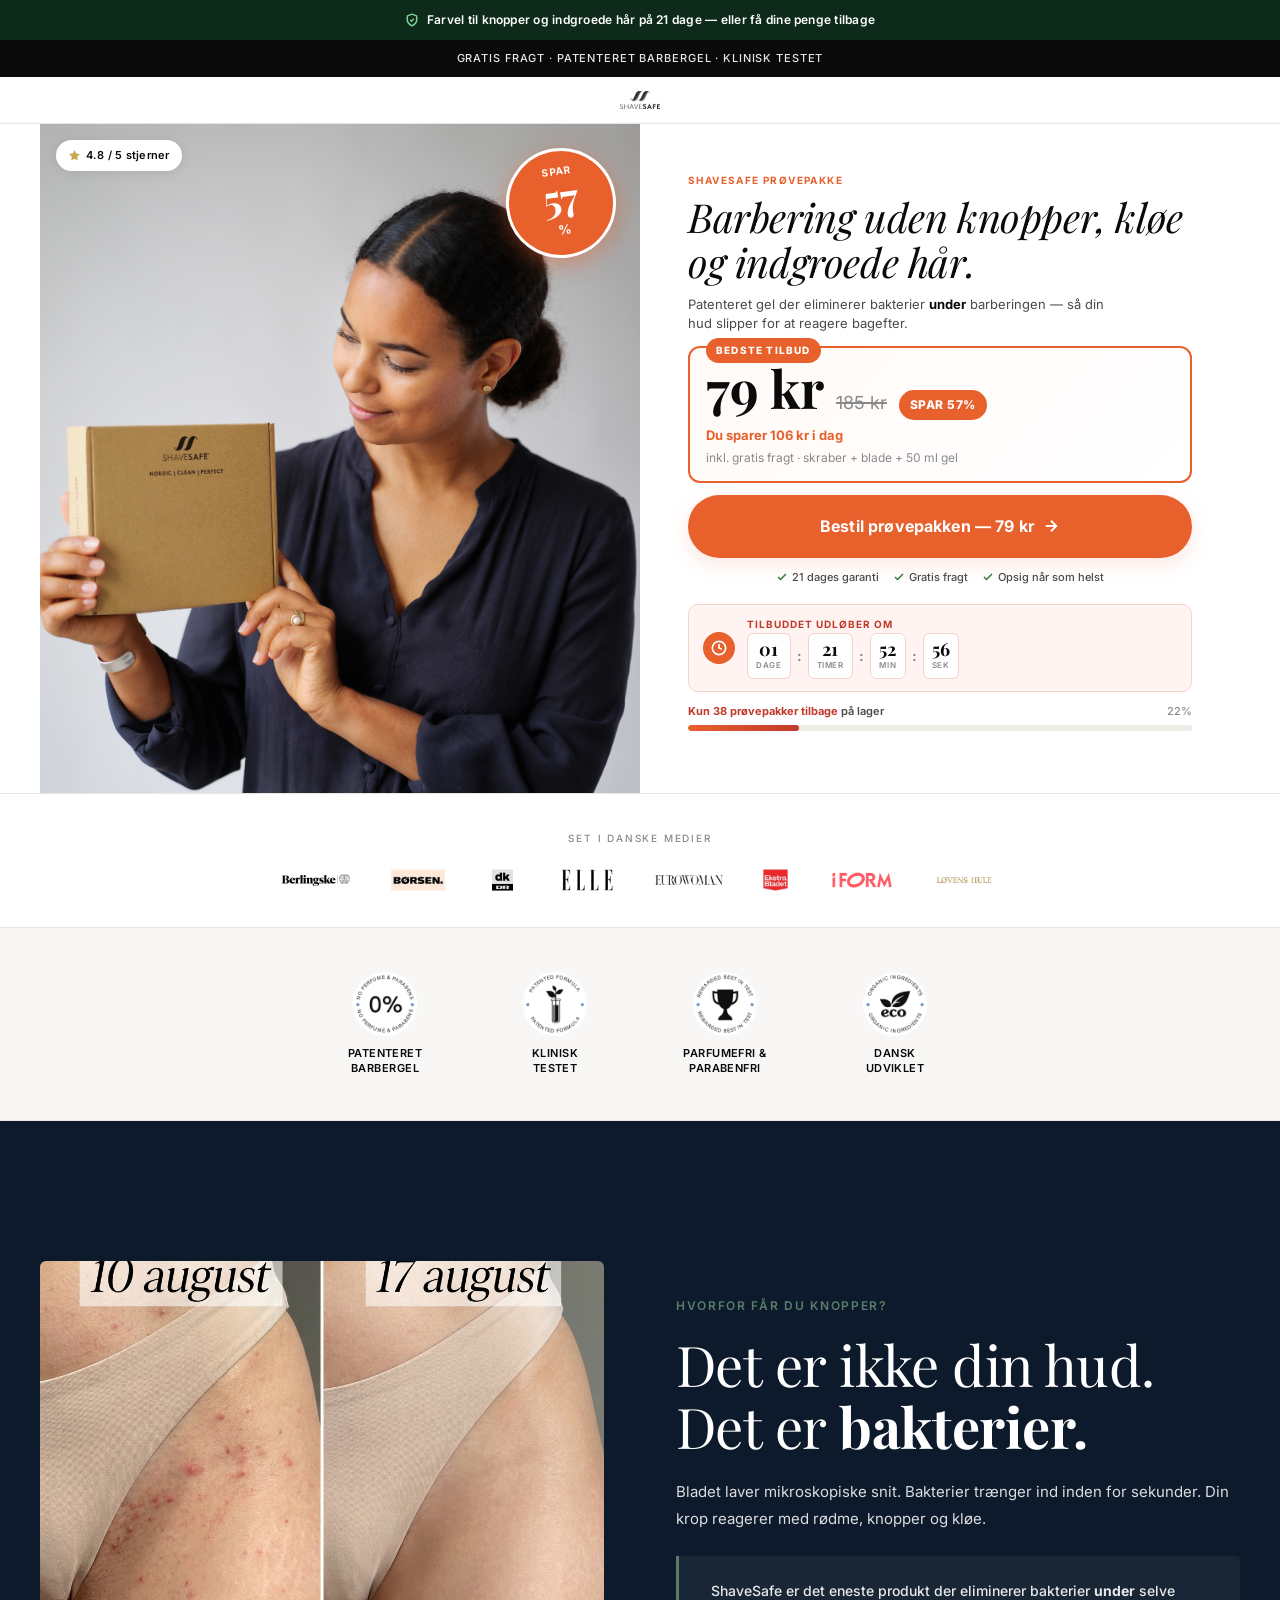
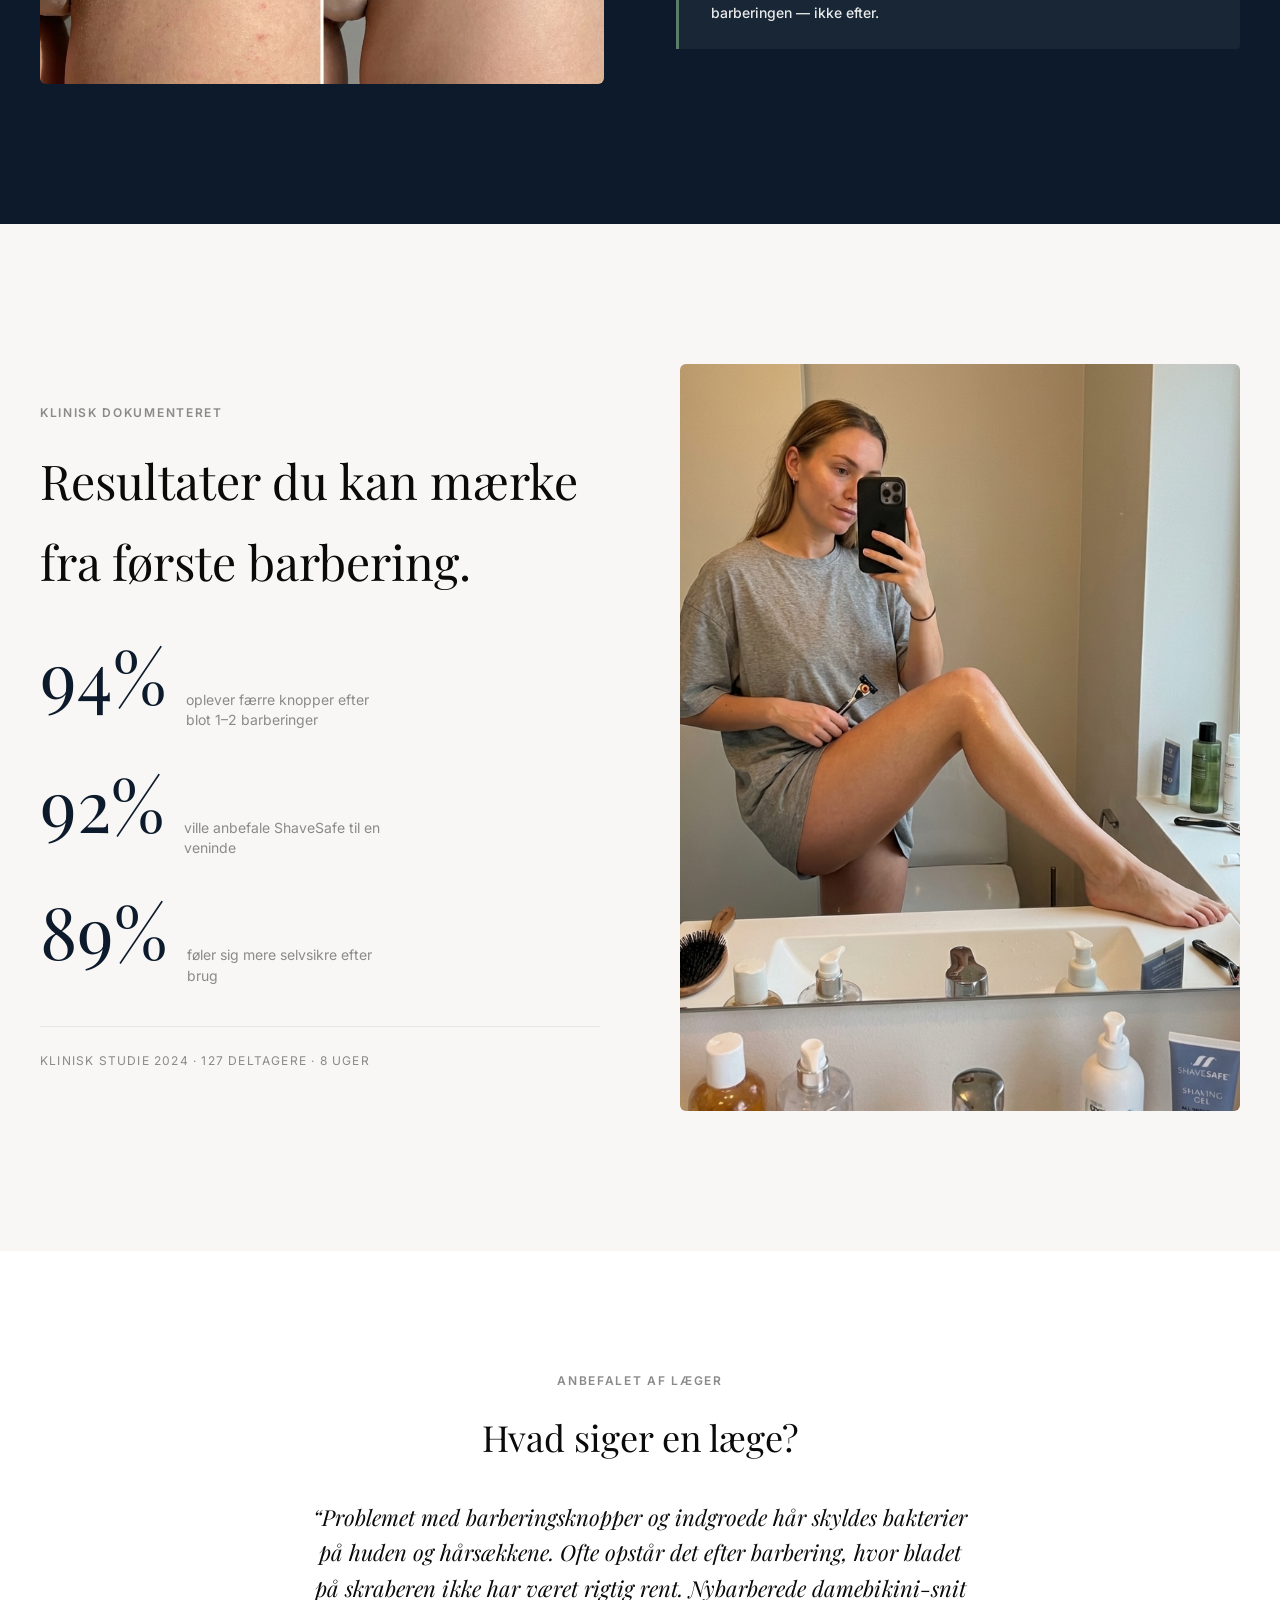
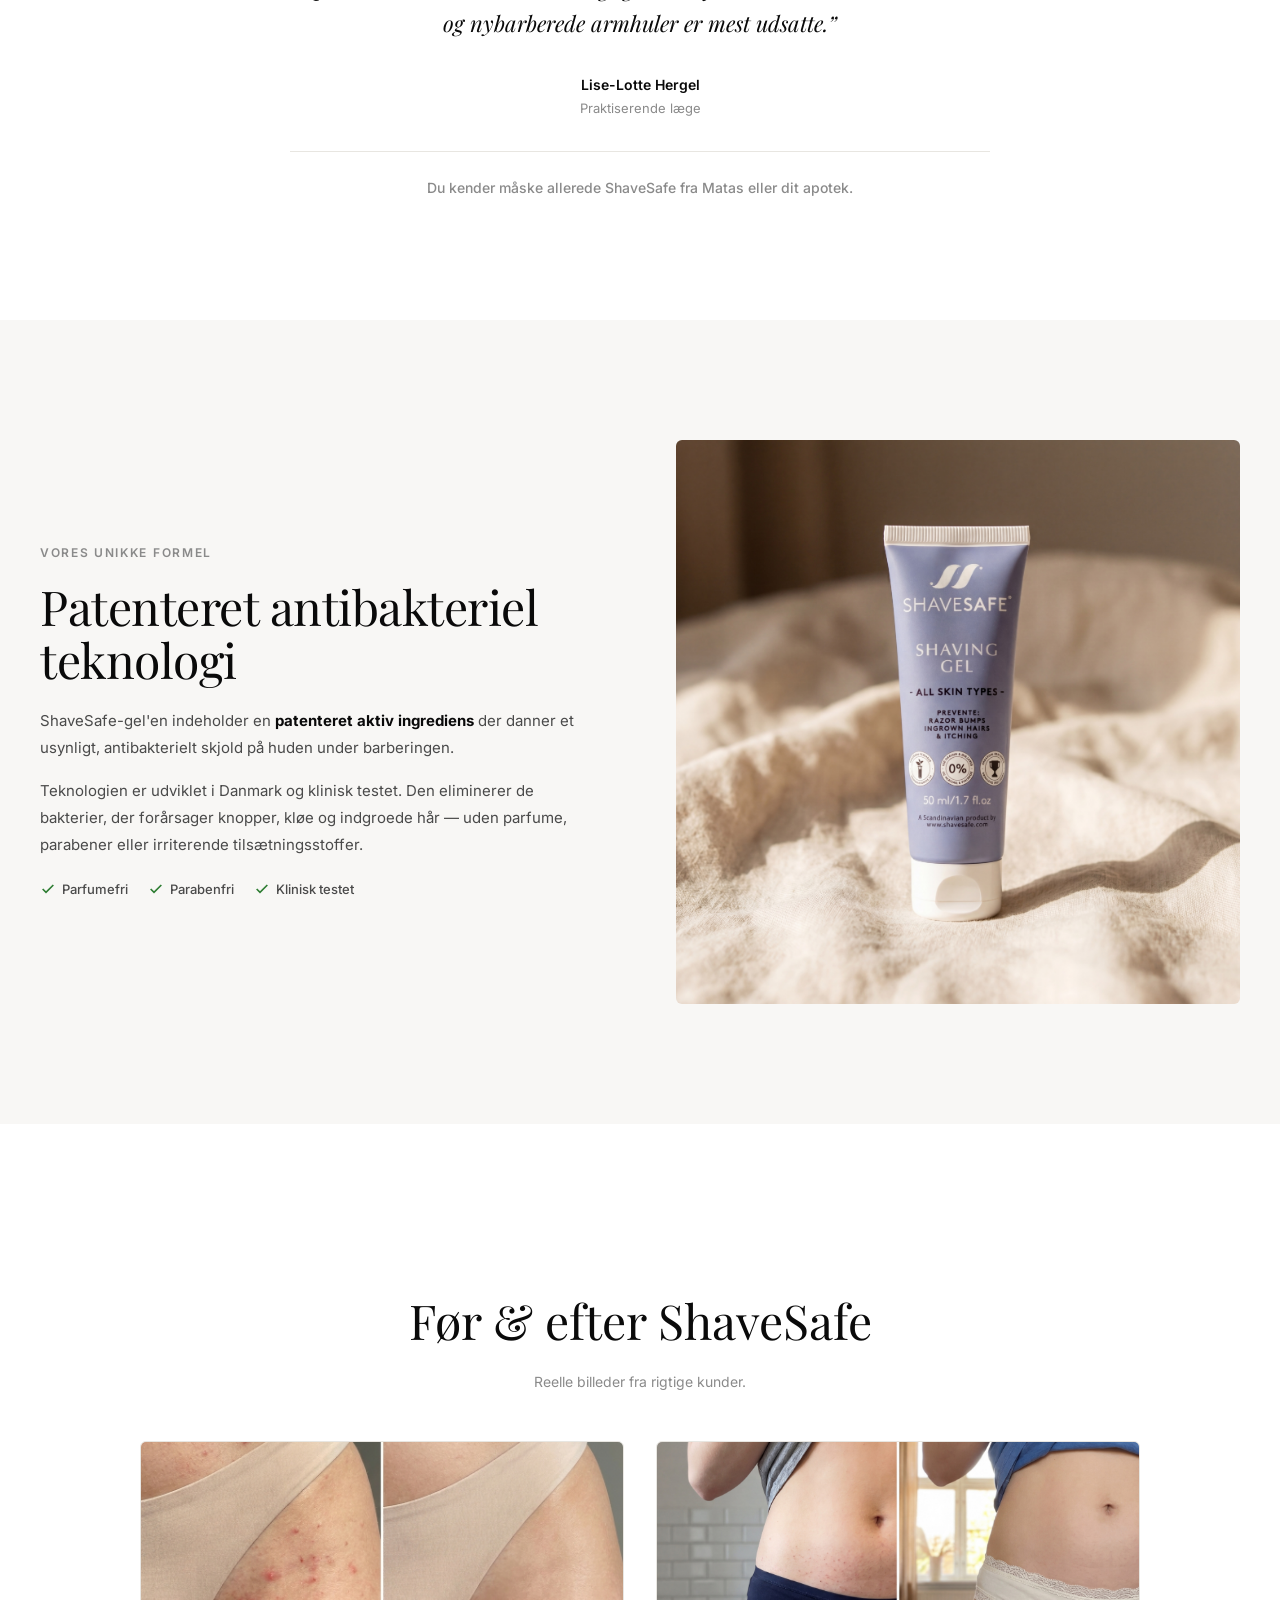
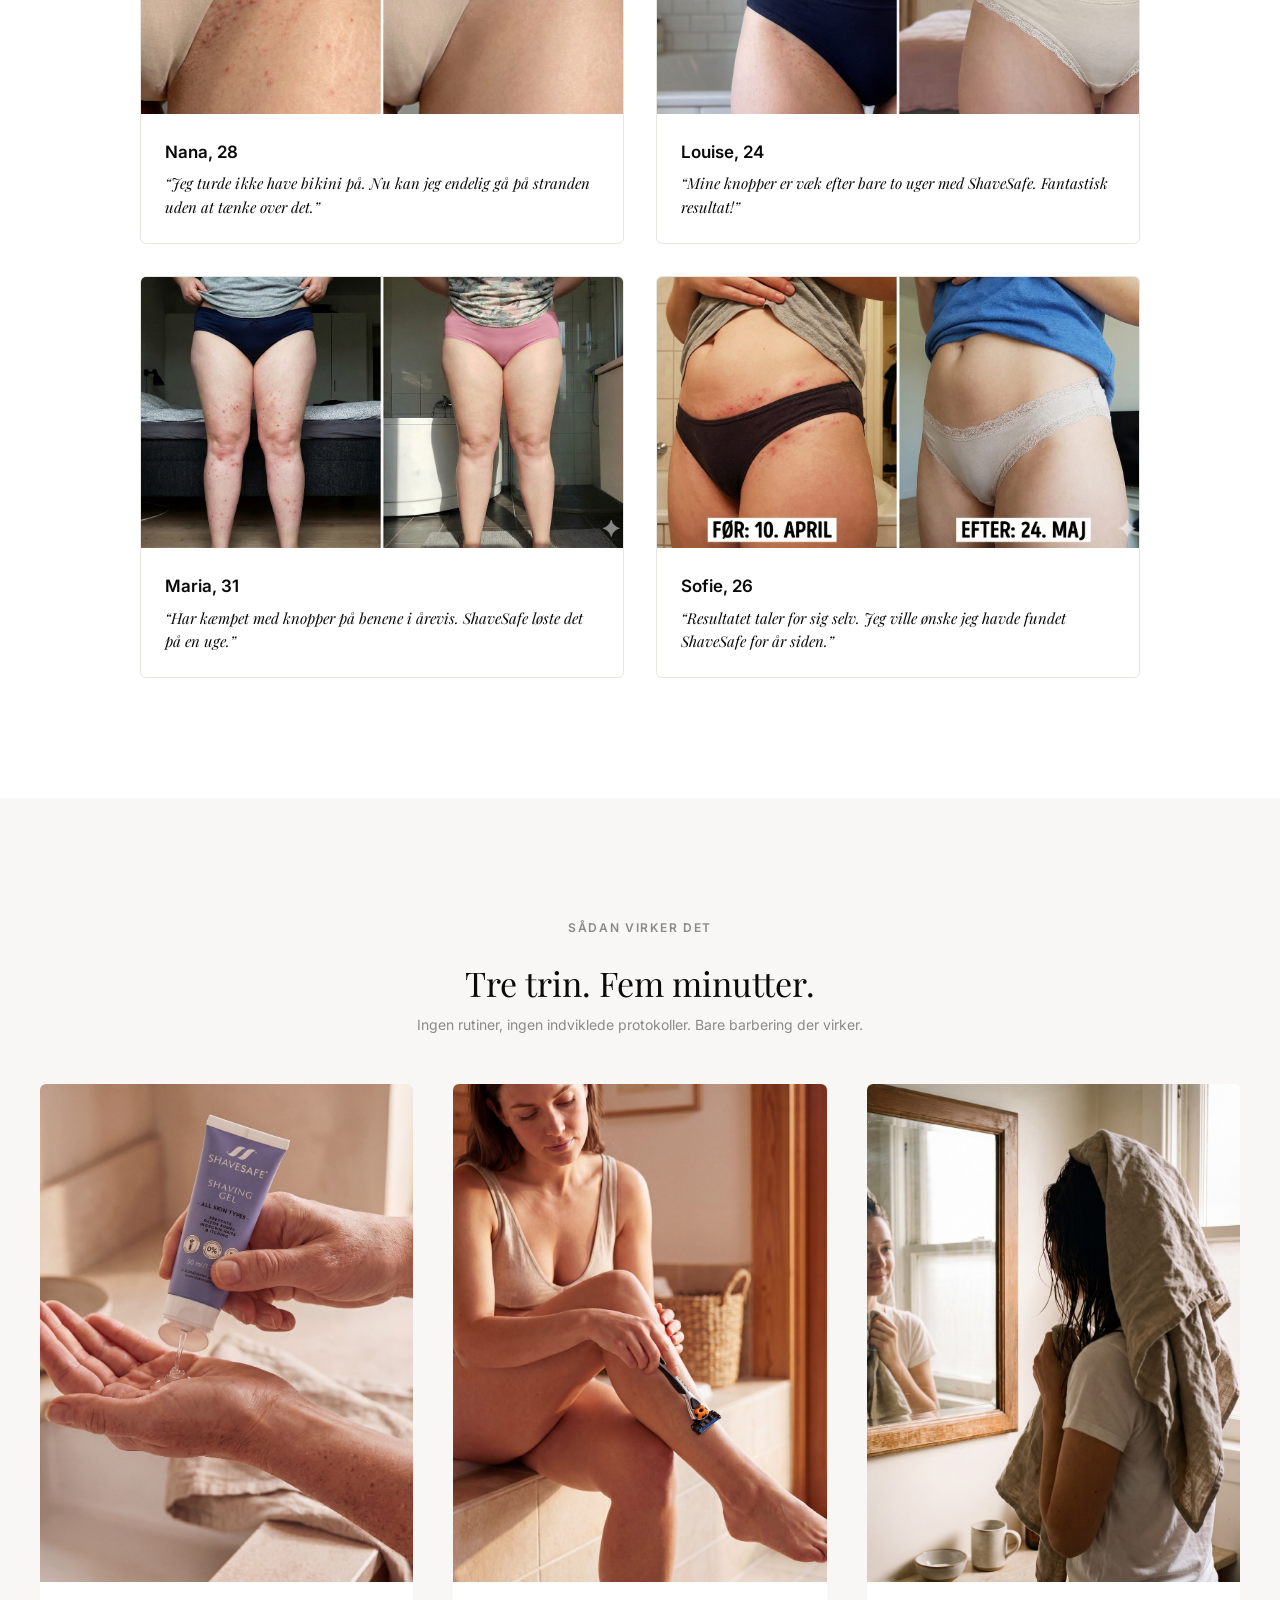
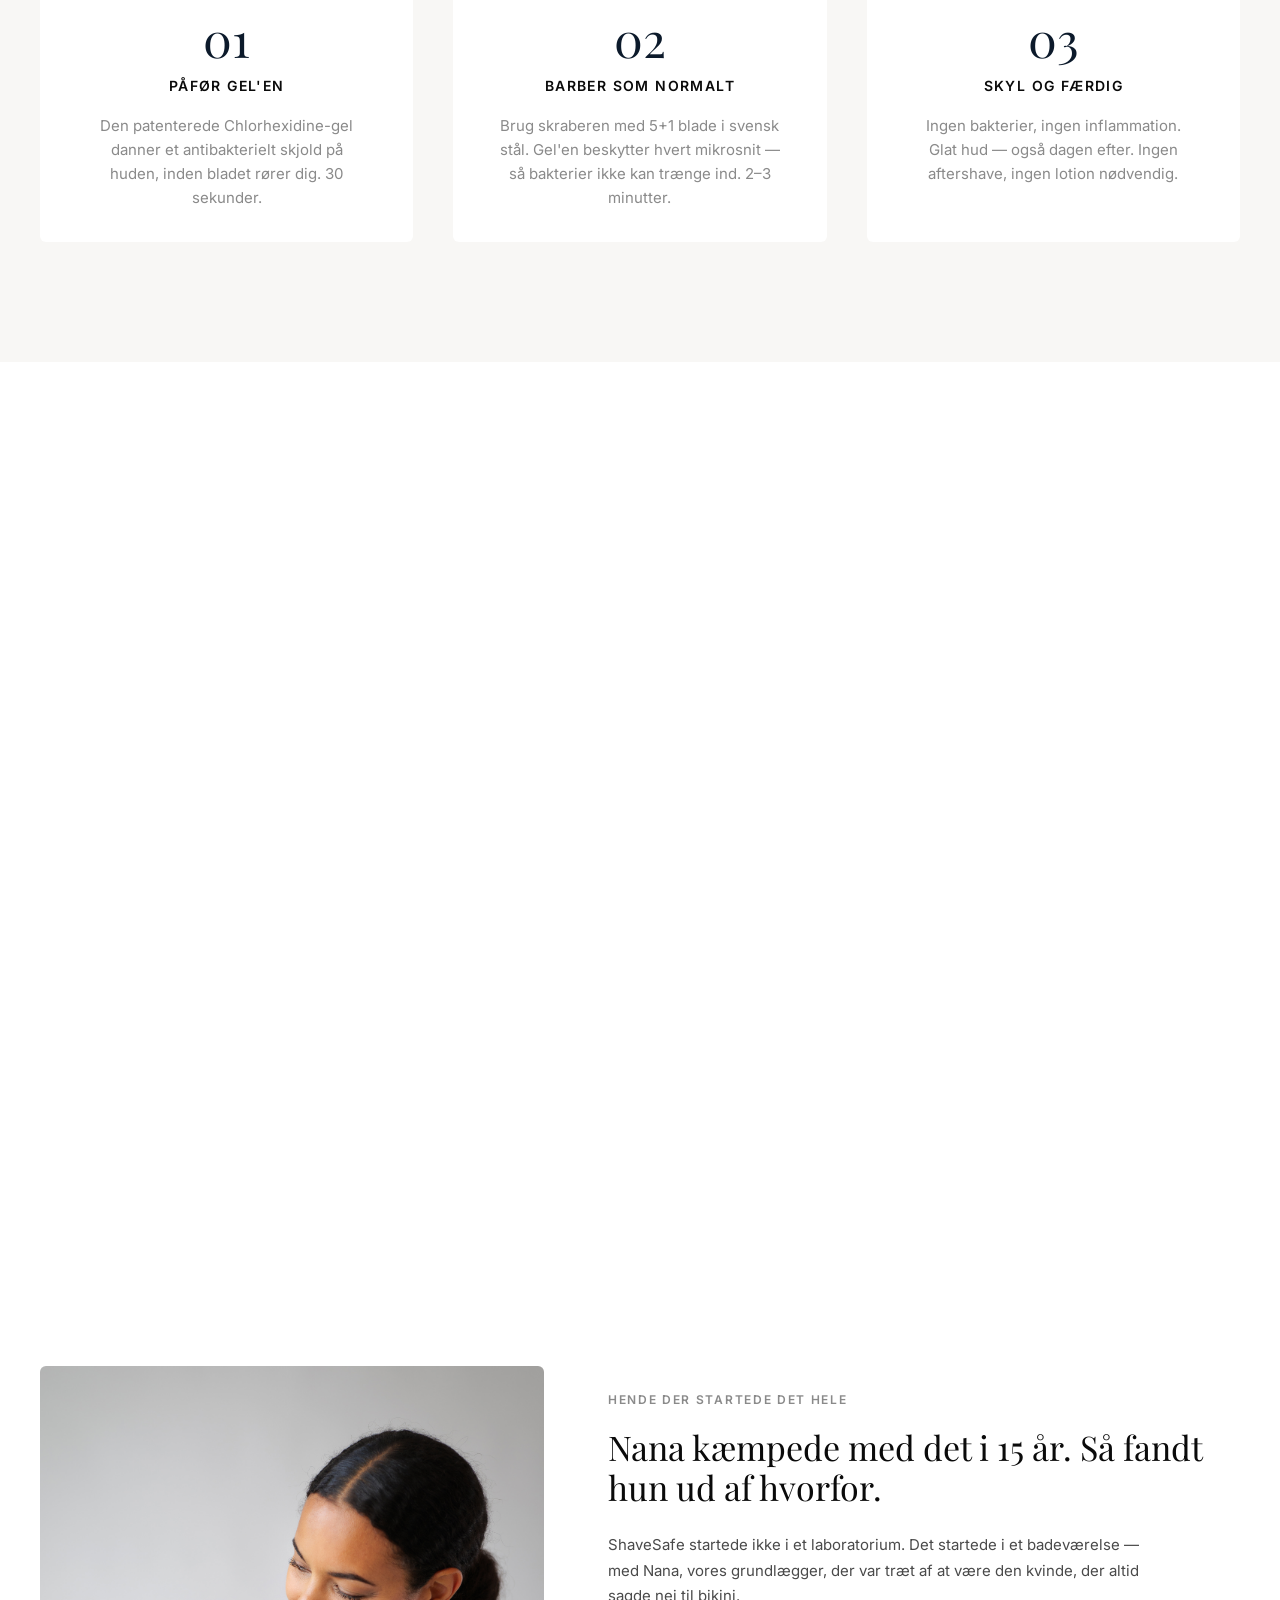
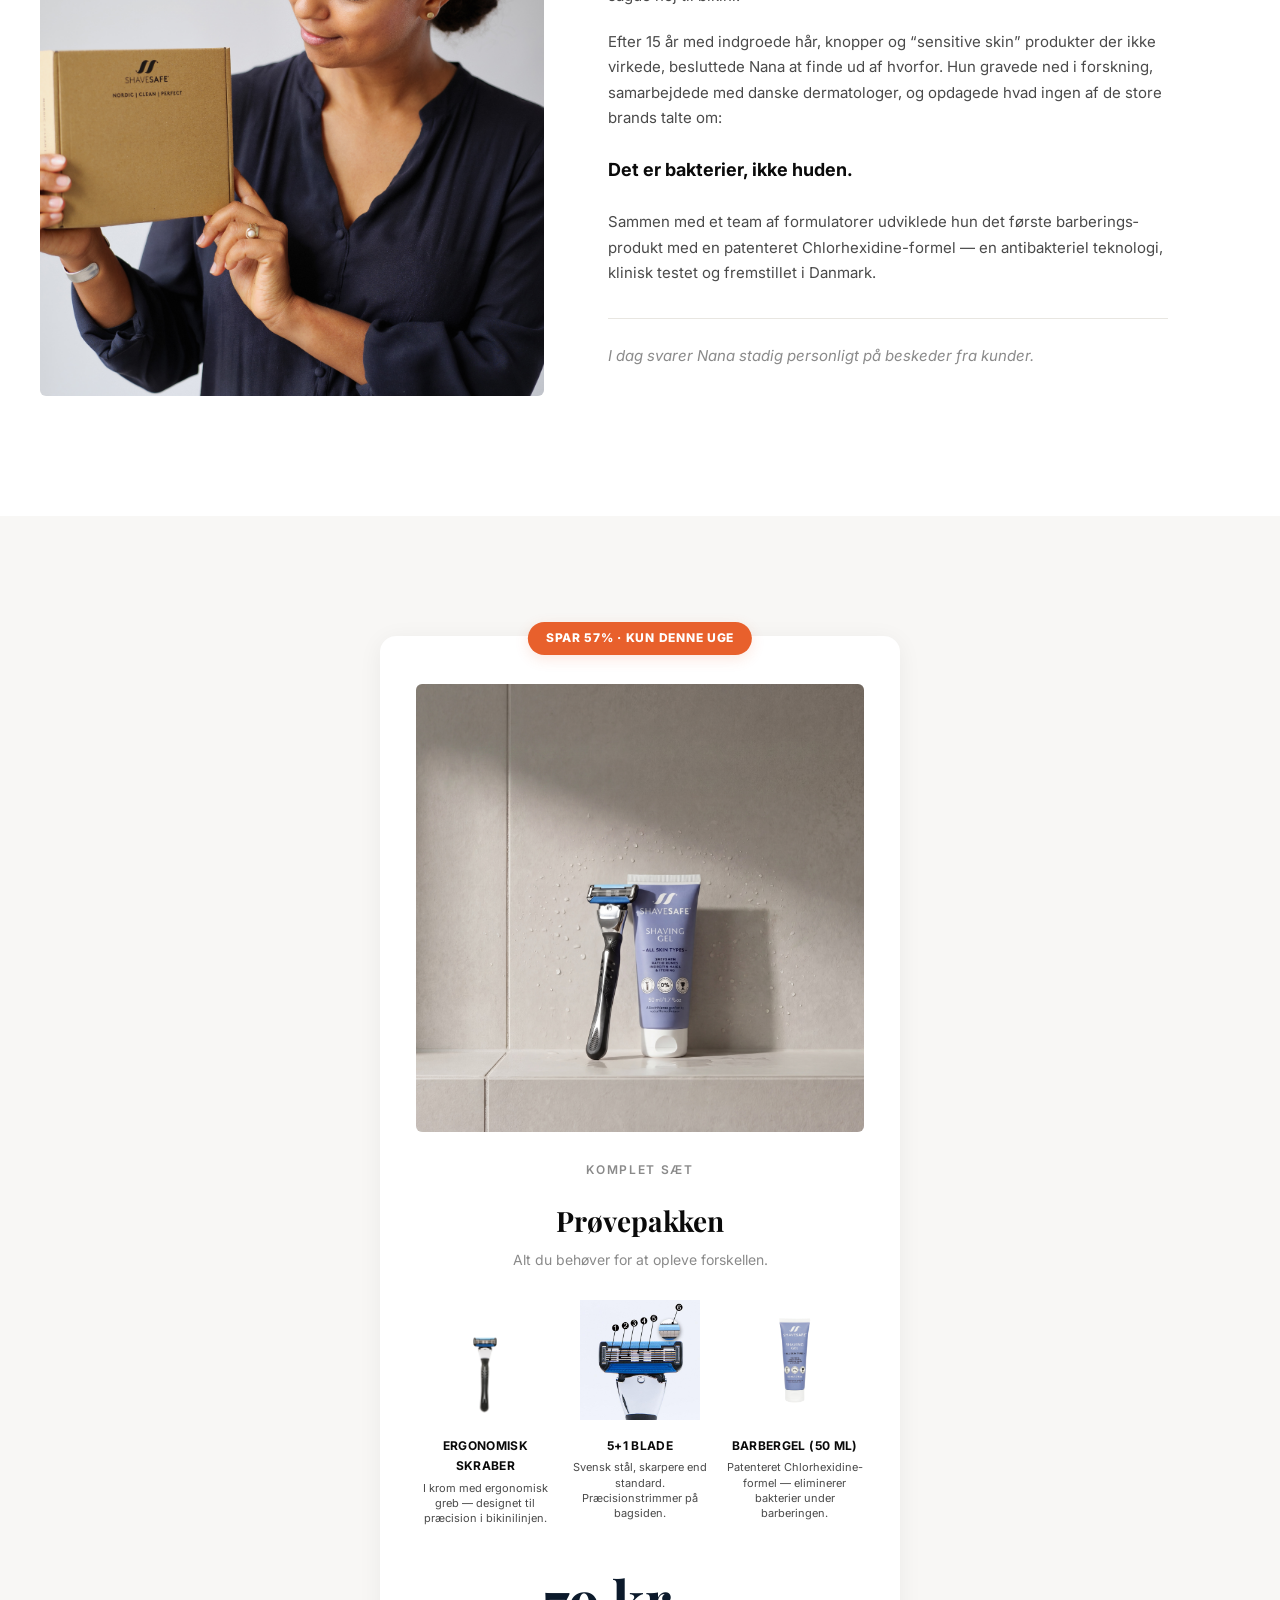
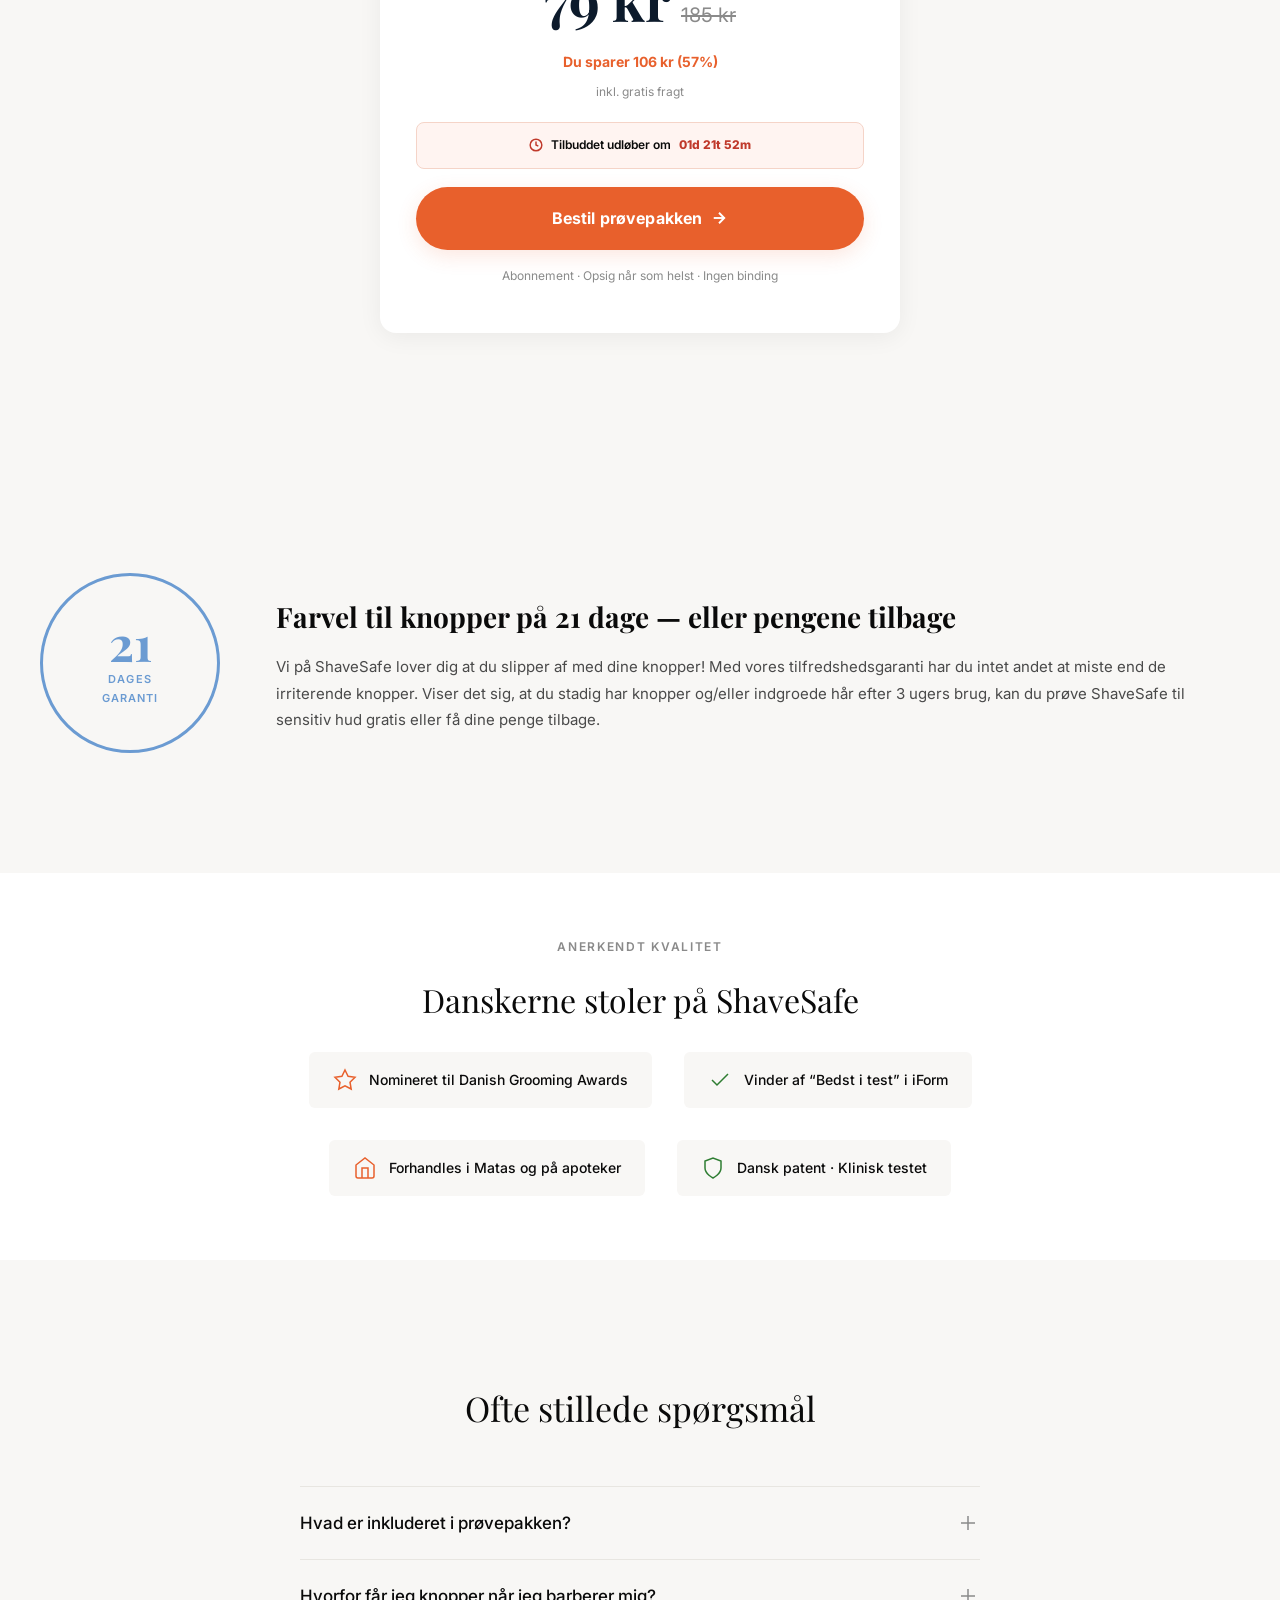
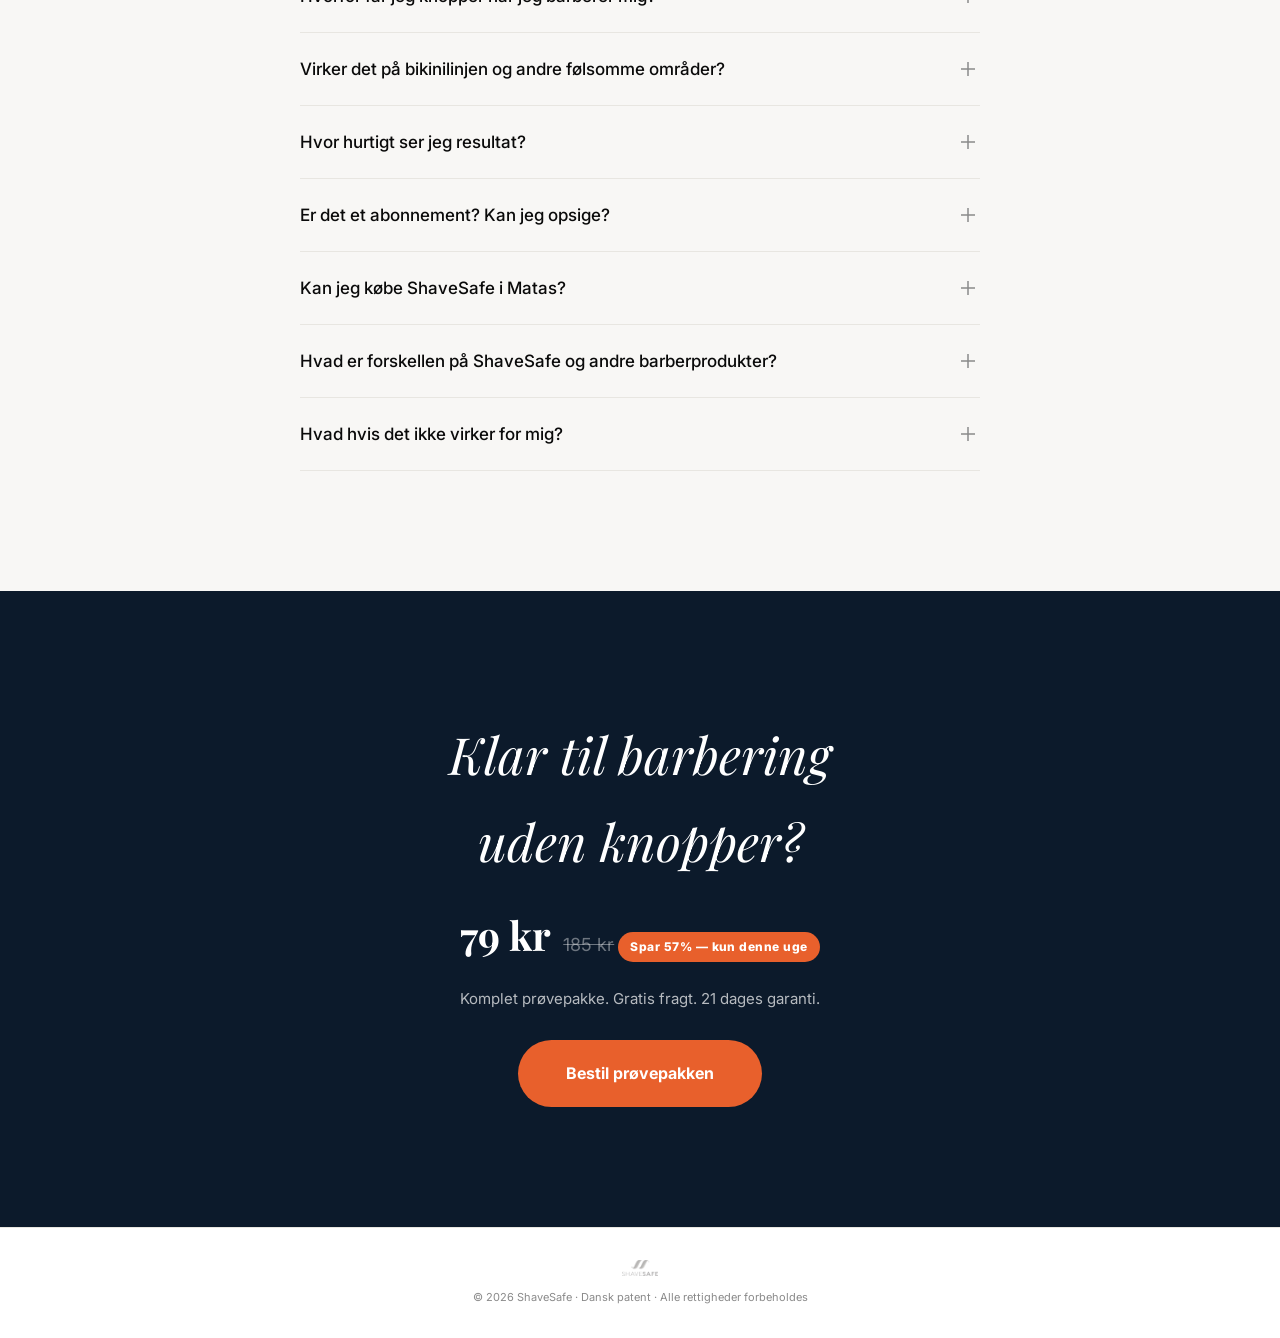
<file: pages/provepakke-v2/index.html>
<!DOCTYPE html>
<html lang="da">
<head>
  <meta charset="UTF-8" />
  <meta name="viewport" content="width=device-width, initial-scale=1.0" />
  <!-- Meta Pixel Code -->
  <script>
  !function(f,b,e,v,n,t,s)
  {if(f.fbq)return;n=f.fbq=function(){n.callMethod?
  n.callMethod.apply(n,arguments):n.queue.push(arguments)};
  if(!f._fbq)f._fbq=n;n.push=n;n.loaded=!0;n.version='2.0';
  n.queue=[];t=b.createElement(e);t.async=!0;
  t.src=v;s=b.getElementsByTagName(e)[0];
  s.parentNode.insertBefore(t,s)}(window, document,'script',
  'https://connect.facebook.net/en_US/fbevents.js');
  fbq('init', '1342341102497517');
  fbq('track', 'PageView');
  </script>
  <noscript><img height="1" width="1" style="display:none"
  src="https://www.facebook.com/tr?id=1342341102497517&ev=PageView&noscript=1"
  /></noscript>
  <!-- End Meta Pixel Code -->
  <title>ShaveSafe Pr&oslash;vepakke &mdash; Spar 57% i dag</title>
  <meta name="description" content="ShaveSafe Pr&oslash;vepakke. Patenteret barbergel der eliminerer bakterier under barberingen. Skraber + blade + gel for kun 79 kr. Spar 57% &mdash; kun denne uge." />
  <link rel="preconnect" href="https://fonts.googleapis.com" />
  <link rel="preconnect" href="https://fonts.gstatic.com" crossorigin />
  <link href="https://fonts.googleapis.com/css2?family=Playfair+Display:ital,wght@0,400;0,600;0,700;1,400&family=Inter:wght@300;400;500;600;700;800&display=swap" rel="stylesheet" />
  <style>
    :root {
      --black: #0a0a0a;
      --body: #4a4a4a;
      --muted: #8a8a8a;
      --light: #f8f7f5;
      --cream: #f2f0eb;
      --border: #e8e6e1;
      --white: #fff;
      --gold: #C9A84C;
      --green: #2e7d32;
      --accent: #E8602C;
      --accent-hover: #d44f1e;
      --accent-glow: rgba(232, 96, 44, 0.15);
      --navy: #0C1A2B;
      --clinical-green: #5A7D6B;
      --urgency-red: #c0392b;
      --urgency-bg: #fff4f1;
      --max: 1200px;
      --narrow: 680px;
      --radius: 6px;
    }
    * { box-sizing: border-box; margin: 0; padding: 0; }
    html { scroll-behavior: smooth; }
    body {
      font-family: 'Inter', -apple-system, sans-serif;
      font-size: 15px;
      line-height: 1.7;
      color: var(--body);
      background: var(--white);
      -webkit-font-smoothing: antialiased;
      overflow-x: hidden;
    }
    img { max-width: 100%; height: auto; display: block; }
    h1, h2, h3 { font-family: 'Playfair Display', serif; color: var(--black); }
    .container { max-width: var(--max); margin: 0 auto; padding: 0 24px; }

    /* ── GUARANTEE BAR (TOP) ── */
    .guarantee-bar {
      background: #0d2a1a;
      color: #fff;
      text-align: center;
      padding: 10px 16px;
      font-size: 12px;
      font-weight: 600;
      letter-spacing: 0.02em;
      display: flex;
      align-items: center;
      justify-content: center;
      gap: 8px;
    }
    .guarantee-bar svg {
      width: 14px; height: 14px;
      stroke: #7fd99b;
      stroke-width: 2.5;
      fill: none;
      flex-shrink: 0;
    }
    @media (max-width: 480px) {
      .guarantee-bar { font-size: 11px; padding: 9px 12px; line-height: 1.35; }
    }

    /* ── ANNOUNCEMENT ── */
    .announcement {
      background: var(--black);
      color: rgba(255,255,255,0.9);
      text-align: center;
      padding: 9px 16px;
      font-size: 11px;
      font-weight: 500;
      letter-spacing: 0.08em;
      text-transform: uppercase;
    }

    /* ── HEADER ── */
    .header {
      padding: 14px 24px;
      display: flex;
      justify-content: center;
      border-bottom: 1px solid var(--border);
      background: var(--white);
      position: sticky;
      top: 0;
      z-index: 50;
    }
    .header img { height: 18px; }

    /* ── HERO ── */
    .hero {
      display: grid;
      grid-template-columns: 1fr;
      max-width: var(--max);
      margin: 0 auto;
    }
    @media (min-width: 768px) {
      .hero { grid-template-columns: 1fr 1fr; min-height: 600px; }
    }
    .hero-img {
      position: relative;
      overflow: hidden;
      min-height: 28vh;
      max-height: 30vh;
      background: var(--cream);
    }
    @media (min-width: 768px) {
      .hero-img { min-height: auto; max-height: none; }
    }
    .hero-img img {
      width: 100%;
      height: 100%;
      object-fit: cover;
      position: absolute;
      top: 0; left: 0;
    }
    .hero-img::after {
      content: '';
      position: absolute;
      bottom: 0; left: 0; right: 0;
      height: 80px;
      background: linear-gradient(to top, rgba(255,255,255,0.5), transparent);
      pointer-events: none;
    }
    @media (min-width: 768px) {
      .hero-img::after { display: none; }
    }
    .hero-badge {
      position: absolute;
      top: 16px; left: 16px;
      background: var(--white);
      border-radius: 50px;
      padding: 6px 12px;
      font-size: 11px;
      font-weight: 600;
      color: var(--black);
      letter-spacing: 0.02em;
      box-shadow: 0 2px 12px rgba(0,0,0,0.08);
      z-index: 2;
      display: flex;
      align-items: center;
      gap: 5px;
    }
    .hero-badge svg { width: 13px; height: 13px; fill: var(--gold); }

    /* Floating discount stamp on image */
    .discount-stamp {
      position: absolute;
      top: 18px; right: 18px;
      width: 84px;
      height: 84px;
      border-radius: 50%;
      background: var(--accent);
      color: #fff;
      display: flex;
      flex-direction: column;
      align-items: center;
      justify-content: center;
      box-shadow: 0 6px 22px rgba(232,96,44,0.45);
      z-index: 3;
      transform: rotate(-8deg);
      border: 3px solid #fff;
    }
    .discount-stamp .ds-spar {
      font-size: 9px;
      font-weight: 700;
      letter-spacing: 0.12em;
      text-transform: uppercase;
      line-height: 1;
      margin-bottom: 1px;
    }
    .discount-stamp .ds-num {
      font-family: 'Playfair Display', serif;
      font-size: 30px;
      font-weight: 700;
      line-height: 1;
    }
    .discount-stamp .ds-pct {
      font-size: 11px;
      font-weight: 700;
      margin-top: 1px;
    }
    @media (min-width: 768px) {
      .discount-stamp { width: 110px; height: 110px; top: 24px; right: 24px; }
      .discount-stamp .ds-num { font-size: 40px; }
      .discount-stamp .ds-spar { font-size: 10px; }
      .discount-stamp .ds-pct { font-size: 13px; }
    }

    .hero-content {
      display: flex;
      flex-direction: column;
      justify-content: center;
      padding: 16px 18px 24px;
    }
    @media (min-width: 768px) {
      .hero-content { padding: 48px 48px; }
    }
    .hero-eyebrow {
      font-size: 10px;
      text-transform: uppercase;
      letter-spacing: 0.14em;
      color: var(--accent);
      font-weight: 700;
      margin-bottom: 6px;
    }
    .hero h1 {
      font-size: clamp(22px, 5vw, 40px);
      font-weight: 400;
      line-height: 1.12;
      margin-bottom: 10px;
      letter-spacing: -0.01em;
    }
    .hero h1 em { font-style: italic; }
    .hero-desc {
      font-size: 13px;
      line-height: 1.5;
      margin-bottom: 12px;
      max-width: 420px;
      color: var(--body);
    }
    .hero-desc strong { color: var(--black); }
    @media (max-width: 480px) {
      .hero-desc { display: none; }
    }

    /* PRICE BLOCK — bold, prominent */
    .price-block {
      background: linear-gradient(135deg, #fffaf7 0%, #fff 100%);
      border: 2px solid var(--accent);
      border-radius: 12px;
      padding: 14px 16px 12px;
      margin-bottom: 12px;
      position: relative;
    }
    .price-block::before {
      content: 'BEDSTE TILBUD';
      position: absolute;
      top: -10px;
      left: 16px;
      background: var(--accent);
      color: #fff;
      font-size: 10px;
      font-weight: 800;
      letter-spacing: 0.12em;
      padding: 4px 10px;
      border-radius: 50px;
    }
    .price-row {
      display: flex;
      align-items: baseline;
      gap: 12px;
      flex-wrap: wrap;
      margin-bottom: 4px;
    }
    .price-now {
      font-family: 'Playfair Display', serif;
      font-size: clamp(38px, 7vw, 52px);
      font-weight: 700;
      color: var(--black);
      line-height: 1;
    }
    .price-old {
      font-size: 18px;
      color: var(--muted);
      text-decoration: line-through;
      text-decoration-thickness: 2px;
    }
    .price-save {
      font-size: 12px;
      font-weight: 800;
      color: #fff;
      background: var(--accent);
      padding: 5px 11px;
      border-radius: 50px;
      letter-spacing: 0.04em;
      text-transform: uppercase;
    }
    .price-savings-line {
      font-size: 13px;
      font-weight: 700;
      color: var(--accent);
      margin-top: 2px;
    }
    .price-shipping {
      font-size: 12px;
      color: var(--muted);
      margin-top: 2px;
    }

    /* URGENCY BLOCK */
    .urgency {
      background: var(--urgency-bg);
      border: 1px solid #f5d4c8;
      border-radius: 10px;
      padding: 12px 14px;
      margin-bottom: 14px;
      display: flex;
      align-items: center;
      gap: 12px;
    }
    .urgency-icon {
      width: 32px;
      height: 32px;
      border-radius: 50%;
      background: var(--accent);
      display: flex;
      align-items: center;
      justify-content: center;
      flex-shrink: 0;
    }
    .urgency-icon svg {
      width: 16px; height: 16px;
      stroke: #fff;
      stroke-width: 2.5;
      fill: none;
    }
    .urgency-text {
      font-size: 12px;
      line-height: 1.4;
      color: var(--black);
      font-weight: 600;
      flex: 1;
    }
    .urgency-text .urgency-label {
      display: block;
      font-size: 10px;
      text-transform: uppercase;
      letter-spacing: 0.1em;
      color: var(--urgency-red);
      font-weight: 700;
      margin-bottom: 2px;
    }
    .countdown {
      display: flex;
      gap: 6px;
      align-items: center;
    }
    .countdown-cell {
      background: #fff;
      border: 1px solid #f5d4c8;
      border-radius: 6px;
      padding: 6px 8px;
      min-width: 36px;
      text-align: center;
    }
    .countdown-num {
      display: block;
      font-family: 'Playfair Display', serif;
      font-size: 18px;
      font-weight: 700;
      color: var(--black);
      line-height: 1;
    }
    .countdown-lbl {
      display: block;
      font-size: 8px;
      text-transform: uppercase;
      letter-spacing: 0.08em;
      color: var(--muted);
      margin-top: 2px;
      font-weight: 600;
    }
    .countdown-sep {
      font-weight: 700;
      color: var(--muted);
      font-size: 14px;
    }

    .stock-bar-wrap {
      margin-bottom: 14px;
    }
    .stock-bar-text {
      font-size: 11px;
      font-weight: 600;
      color: var(--body);
      margin-bottom: 5px;
      display: flex;
      justify-content: space-between;
      align-items: center;
    }
    .stock-bar-text strong { color: var(--urgency-red); font-weight: 700; }
    .stock-bar {
      height: 6px;
      background: #f0ede8;
      border-radius: 50px;
      overflow: hidden;
    }
    .stock-bar-fill {
      height: 100%;
      width: 22%;
      background: linear-gradient(90deg, var(--accent), var(--urgency-red));
      border-radius: 50px;
    }

    .cta-btn {
      display: inline-flex;
      align-items: center;
      justify-content: center;
      gap: 8px;
      background: var(--accent);
      color: var(--white);
      font-size: 16px;
      font-weight: 700;
      padding: 18px 32px;
      border-radius: 50px;
      text-decoration: none;
      text-align: center;
      transition: all 0.25s cubic-bezier(0.4, 0, 0.2, 1);
      border: none;
      cursor: pointer;
      box-shadow: 0 6px 20px var(--accent-glow);
      width: 100%;
      letter-spacing: 0.01em;
    }
    .cta-btn:hover { background: var(--accent-hover); transform: translateY(-2px); box-shadow: 0 8px 28px var(--accent-glow); }
    .cta-btn svg { width: 18px; height: 18px; stroke: currentColor; stroke-width: 2.5; fill: none; }
    .cta-pulse {
      animation: pulse-cta 2.4s ease-in-out infinite;
    }
    @keyframes pulse-cta {
      0%, 100% { box-shadow: 0 6px 20px var(--accent-glow); }
      50% { box-shadow: 0 6px 20px var(--accent-glow), 0 0 0 8px rgba(232, 96, 44, 0.12); }
    }
    .hero-meta {
      margin-top: 12px;
      font-size: 12px;
      color: var(--muted);
      line-height: 1.5;
      text-align: center;
    }
    .hero-trust-row {
      display: flex;
      gap: 14px;
      flex-wrap: wrap;
      justify-content: center;
      margin-top: 10px;
      font-size: 11px;
      color: var(--body);
      font-weight: 500;
    }
    .hero-trust-row span { display: flex; align-items: center; gap: 4px; }
    .hero-trust-row svg {
      width: 12px; height: 12px;
      stroke: var(--green); stroke-width: 3; fill: none;
    }

    /* ── PRESS BAR ── */
    .press-bar {
      padding: 36px 24px;
      border-top: 1px solid var(--border);
      border-bottom: 1px solid var(--border);
      background: var(--white);
    }
    .press-label {
      text-align: center;
      font-size: 10px;
      text-transform: uppercase;
      letter-spacing: 0.18em;
      color: var(--muted);
      margin-bottom: 22px;
      font-weight: 500;
    }
    .press-logos {
      display: flex;
      justify-content: center;
      align-items: center;
      gap: 32px;
      flex-wrap: nowrap;
      max-width: 850px;
      margin: 0 auto;
    }
    .press-logos img {
      height: 22px;
      opacity: 1;
      transition: opacity 0.3s;
    }
    .press-logos img:hover { opacity: 0.7; }

    /* ── ICON BAR ── */
    .icon-bar {
      padding: 44px 24px;
      background: var(--light);
      border-bottom: 1px solid var(--border);
    }
    .icon-grid {
      display: grid;
      grid-template-columns: repeat(2, 1fr);
      gap: 20px;
      max-width: 660px;
      margin: 0 auto;
    }
    @media (min-width: 640px) {
      .icon-grid { grid-template-columns: repeat(4, 1fr); }
    }
    .icon-item { text-align: center; }
    .icon-item img {
      width: 64px; height: 64px;
      margin: 0 auto 10px;
      object-fit: contain;
    }
    .icon-item p {
      font-size: 11px;
      font-weight: 600;
      color: var(--black);
      line-height: 1.35;
      text-transform: uppercase;
      letter-spacing: 0.04em;
    }

    /* ── SECTION SHARED ── */
    .section { padding: 120px 24px; }
    @media (max-width: 768px) {
      .section { padding: 64px 24px; }
    }
    .section-eyebrow {
      font-size: 12px;
      text-transform: uppercase;
      letter-spacing: 0.14em;
      color: var(--muted);
      font-weight: 600;
      margin-bottom: 16px;
    }
    .section h2 {
      font-size: clamp(28px, 4vw, 48px);
      font-weight: 400;
      line-height: 1.12;
      margin-bottom: 20px;
      letter-spacing: -0.01em;
    }

    /* ── SPLIT SECTION ── */
    .split {
      display: grid;
      grid-template-columns: 1fr;
      gap: 40px;
      align-items: center;
      max-width: var(--max);
      margin: 0 auto;
    }
    @media (min-width: 768px) {
      .split { grid-template-columns: 1fr 1fr; gap: 72px; }
      .split.reverse .split-img { order: 2; }
      .split.reverse .split-text { order: 1; }
    }
    .split-img {
      border-radius: var(--radius);
      overflow: hidden;
      aspect-ratio: 4/3;
      background: var(--cream);
    }
    .split-img img {
      width: 100%; height: 100%;
      object-fit: cover;
    }
    .split-text p {
      font-size: 15px;
      line-height: 1.8;
      margin-bottom: 16px;
    }
    .callout-box {
      background: rgba(255,255,255,0.05);
      border-left: 3px solid var(--clinical-green);
      border-radius: 0 4px 4px 0;
      padding: 24px 32px;
      margin-top: 24px;
    }
    .callout-box p {
      font-size: 14px;
      font-weight: 500;
      margin: 0;
      line-height: 1.6;
    }
    /* Navy reframe section */
    .section--reframe {
      background: var(--navy);
      padding: 140px 24px;
    }
    @media (max-width: 768px) {
      .section--reframe { padding: 80px 24px; }
    }
    .section--reframe .section-eyebrow {
      color: var(--clinical-green);
    }
    .section--reframe h2 {
      color: #fff;
      font-size: clamp(32px, 4.5vw, 56px);
    }
    .section--reframe .split-text p {
      color: rgba(255,255,255,0.85);
    }
    .section--reframe .callout-box p {
      color: rgba(255,255,255,0.9);
    }
    .section--reframe .split-img {
      background: rgba(255,255,255,0.05);
    }

    /* ── STATS ── */
    .stats-section {
      padding: 140px 24px;
      background: var(--light);
    }
    @media (max-width: 768px) {
      .stats-section { padding: 80px 24px; }
    }
    .stats-grid {
      display: grid;
      grid-template-columns: 1fr;
      gap: 48px;
      align-items: center;
      max-width: var(--max);
      margin: 0 auto;
    }
    @media (min-width: 768px) {
      .stats-grid { grid-template-columns: 1fr 1fr; gap: 80px; }
    }
    .stats-numbers {
      display: flex;
      flex-direction: column;
      gap: 36px;
    }
    .stat {
      display: flex;
      align-items: baseline;
      gap: 20px;
    }
    .stat-num {
      font-family: 'Playfair Display', serif;
      font-size: clamp(56px, 7vw, 72px);
      font-weight: 400;
      color: var(--navy);
      line-height: 1;
      flex-shrink: 0;
    }
    .stat-label {
      font-size: 14px;
      color: var(--muted);
      line-height: 1.45;
      max-width: 200px;
    }
    .stats-source {
      font-size: 12px;
      letter-spacing: 0.1em;
      text-transform: uppercase;
      color: var(--muted);
      margin-top: 40px;
      padding-top: 24px;
      border-top: 1px solid var(--border);
    }
    .stats-img {
      border-radius: var(--radius);
      overflow: hidden;
      aspect-ratio: 3/4;
      background: var(--cream);
    }
    .stats-img img {
      width: 100%; height: 100%;
      object-fit: cover;
    }

    /* ── DOCTOR QUOTE ── */
    .doctor-section {
      padding: 120px 24px;
      background: var(--white);
    }
    @media (max-width: 768px) {
      .doctor-section { padding: 64px 24px; }
    }
    .doctor-inner {
      max-width: 700px;
      margin: 0 auto;
      text-align: center;
    }
    .doctor-inner .section-eyebrow {
      margin-bottom: 16px;
    }
    .doctor-inner h2 {
      font-size: clamp(24px, 4vw, 36px);
      font-weight: 400;
      margin-bottom: 32px;
    }
    .doctor-quote {
      font-family: 'Playfair Display', serif;
      font-size: clamp(18px, 2vw, 22px);
      line-height: 1.6;
      color: var(--black);
      font-style: italic;
      margin-bottom: 32px;
      padding: 0 16px;
    }
    .doctor-name {
      font-size: 14px;
      font-weight: 600;
      color: var(--black);
    }
    .doctor-title {
      font-size: 13px;
      color: var(--muted);
    }
    .doctor-credentials {
      font-size: 14px;
      color: var(--muted);
      margin-top: 16px;
      padding-top: 16px;
      border-top: 1px solid var(--border);
      display: inline-block;
    }
    .doctor-note {
      margin-top: 32px;
      font-size: 14px;
      color: var(--muted);
      font-weight: 500;
      padding-top: 24px;
      border-top: 1px solid var(--border);
    }

    /* ── BEFORE / AFTER GRID ── */
    .ba-section {
      padding: 120px 24px;
      background: var(--white);
    }
    @media (max-width: 768px) {
      .ba-section { padding: 64px 24px; }
    }
    .ba-section h2 {
      text-align: center;
      font-size: clamp(28px, 4vw, 48px);
      font-weight: 400;
      margin-bottom: 8px;
    }
    .ba-sub {
      text-align: center;
      color: var(--muted);
      font-size: 14px;
      margin-bottom: 48px;
    }
    .ba-grid {
      display: grid;
      grid-template-columns: 1fr;
      gap: 32px;
      max-width: 1000px;
      margin: 0 auto;
    }
    @media (min-width: 640px) {
      .ba-grid { grid-template-columns: 1fr 1fr; }
    }
    .ba-card {
      background: var(--white);
      border: 1px solid var(--border);
      border-radius: var(--radius);
      overflow: hidden;
    }
    .ba-card img {
      width: 100%;
      aspect-ratio: 16/9;
      object-fit: cover;
      display: block;
    }
    .ba-card-text {
      padding: 24px;
    }
    .ba-card-name {
      font-size: 17px;
      font-weight: 600;
      color: var(--black);
      margin-bottom: 6px;
    }
    .ba-card-quote {
      font-family: 'Playfair Display', serif;
      font-size: 15px;
      color: var(--black);
      line-height: 1.55;
      font-style: italic;
    }

    /* ── HOW IT WORKS (VISUAL) ── */
    .how-section {
      padding: 120px 24px;
      background: var(--light);
    }
    @media (max-width: 768px) {
      .how-section { padding: 64px 24px; }
    }
    .how-inner {
      max-width: var(--max);
      margin: 0 auto;
    }
    .how-grid {
      display: grid;
      grid-template-columns: 1fr;
      gap: 32px;
      margin-top: 48px;
    }
    @media (min-width: 768px) {
      .how-grid { grid-template-columns: 1fr 1fr 1fr; gap: 40px; }
    }
    .how-card {
      border-radius: var(--radius);
      overflow: hidden;
      background: var(--white);
      text-align: center;
    }
    .how-card-img {
      width: 100%;
      aspect-ratio: 3/4;
      object-fit: cover;
      display: block;
    }
    .how-card-body {
      padding: 32px 24px;
    }
    .how-card-num {
      font-family: 'Playfair Display', serif;
      font-size: 48px;
      font-weight: 400;
      color: var(--navy);
      margin-bottom: 12px;
      line-height: 1;
    }
    .how-card-title {
      font-family: 'Inter', sans-serif;
      font-size: 14px;
      font-weight: 600;
      text-transform: uppercase;
      letter-spacing: 0.1em;
      color: var(--black);
      margin-bottom: 16px;
    }
    .how-card-desc {
      font-size: 15px;
      color: var(--muted);
      line-height: 1.6;
      max-width: 280px;
      margin: 0 auto;
    }

    /* ── REVIEWS ── */
    .reviews-section { padding: 120px 24px; overflow: hidden; }
    @media (max-width: 768px) { .reviews-section { padding: 64px 24px; } }
    .reviews-header { text-align: center; margin-bottom: 44px; }
    .reviews-header h2 {
      font-size: clamp(26px, 4.5vw, 40px);
      font-weight: 400;
      margin-bottom: 12px;
    }
    .reviews-rating {
      display: flex;
      align-items: center;
      justify-content: center;
      gap: 8px;
    }
    .reviews-big {
      font-family: 'Playfair Display', serif;
      font-size: 28px;
      font-weight: 700;
      color: var(--black);
    }
    .reviews-stars { display: flex; gap: 2px; }
    .reviews-stars svg { width: 16px; height: 16px; fill: var(--gold); }

    .reviews-scroll {
      display: flex;
      gap: 16px;
      overflow-x: auto;
      scroll-snap-type: x mandatory;
      -webkit-overflow-scrolling: touch;
      padding: 4px 0 20px;
      max-width: 1000px;
      margin: 0 auto;
      scrollbar-width: none;
    }
    .reviews-scroll::-webkit-scrollbar { display: none; }
    @media (min-width: 900px) {
      .reviews-scroll { overflow: visible; flex-wrap: wrap; justify-content: center; }
    }

    .review-card {
      background: var(--white);
      border: 1px solid var(--border);
      border-radius: var(--radius);
      padding: 24px;
      flex: 0 0 300px;
      scroll-snap-align: start;
    }
    @media (min-width: 900px) {
      .review-card { flex: 0 0 calc(33.333% - 11px); }
    }
    .review-top {
      display: flex;
      align-items: center;
      gap: 10px;
      margin-bottom: 14px;
    }
    .review-avatar {
      width: 36px; height: 36px;
      border-radius: 50%;
      background: var(--cream);
      display: flex;
      align-items: center;
      justify-content: center;
      font-weight: 700;
      font-size: 13px;
      color: var(--body);
    }
    .review-name { font-size: 13px; font-weight: 600; color: var(--black); }
    .review-verified { font-size: 11px; color: var(--green); display: flex; align-items: center; gap: 3px; }
    .review-verified svg { width: 11px; height: 11px; stroke: var(--green); stroke-width: 2.5; fill: none; }
    .review-card-stars { display: flex; gap: 1px; margin-bottom: 12px; }
    .review-card-stars svg { width: 12px; height: 12px; fill: var(--gold); }
    .review-text { font-size: 14px; line-height: 1.65; color: var(--body); }
    .review-text strong { color: var(--black); }

    /* ── PRODUCT BOX ── */
    .product-section {
      padding: 120px 24px;
      background: var(--light);
    }
    @media (max-width: 768px) {
      .product-section { padding: 64px 24px; }
    }
    .product-box {
      max-width: 520px;
      margin: 0 auto;
      background: var(--white);
      border-radius: 16px;
      padding: 48px 36px;
      text-align: center;
      box-shadow: 0 4px 24px rgba(0,0,0,0.06);
      position: relative;
    }
    .product-savings-pill {
      position: absolute;
      top: -14px;
      left: 50%;
      transform: translateX(-50%);
      background: var(--accent);
      color: #fff;
      font-size: 12px;
      font-weight: 800;
      letter-spacing: 0.06em;
      padding: 6px 18px;
      border-radius: 50px;
      text-transform: uppercase;
      box-shadow: 0 4px 14px var(--accent-glow);
    }
    .product-hero-img {
      border-radius: var(--radius);
      overflow: hidden;
      margin-bottom: 28px;
    }
    .product-hero-img img {
      width: 100%;
      display: block;
    }
    .product-box h2 {
      font-size: 28px;
      margin-bottom: 4px;
    }
    .product-sub {
      color: var(--muted);
      font-size: 14px;
      margin-bottom: 28px;
    }
    .product-items-visual {
      display: grid;
      grid-template-columns: 1fr 1fr 1fr;
      gap: 16px;
      margin-bottom: 24px;
    }
    .product-visual-item {
      text-align: center;
    }
    .product-visual-item img {
      width: 100%;
      max-width: 120px;
      height: 120px;
      object-fit: contain;
      margin: 0 auto 16px;
    }
    .product-visual-item .pv-name {
      font-size: 12px;
      font-weight: 700;
      text-transform: uppercase;
      letter-spacing: 0.03em;
      color: var(--black);
      margin-bottom: 4px;
    }
    .product-visual-item .pv-desc {
      font-size: 11px;
      color: var(--body);
      line-height: 1.4;
    }
    .product-price-row {
      display: flex;
      align-items: baseline;
      justify-content: center;
      gap: 10px;
      margin: 20px 0 4px;
    }
    .product-price {
      font-family: 'Playfair Display', serif;
      font-size: 56px;
      font-weight: 700;
      color: var(--navy);
    }
    .product-price-og {
      font-size: 20px;
      color: var(--muted);
      text-decoration: line-through;
    }
    .product-shipping {
      font-size: 12px;
      color: var(--muted);
      margin-bottom: 20px;
    }
    .product-savings {
      font-size: 14px;
      font-weight: 700;
      color: var(--accent);
      margin-bottom: 8px;
    }
    .product-urgency {
      background: var(--urgency-bg);
      border: 1px solid #f5d4c8;
      border-radius: 8px;
      padding: 12px 14px;
      margin-bottom: 18px;
      font-size: 12px;
      color: var(--black);
      font-weight: 600;
      display: flex;
      align-items: center;
      justify-content: center;
      gap: 8px;
    }
    .product-urgency svg {
      width: 14px; height: 14px;
      stroke: var(--urgency-red); stroke-width: 2.5; fill: none;
      flex-shrink: 0;
    }
    .product-urgency .pu-time {
      color: var(--urgency-red);
      font-weight: 800;
    }
    .product-note {
      font-size: 12px;
      color: var(--muted);
      margin-top: 16px;
      line-height: 1.6;
    }

    /* ── STORY SECTION ── */
    .story-section {
      padding: 120px 24px;
      background: var(--white);
    }
    @media (max-width: 768px) {
      .story-section { padding: 64px 24px; }
    }
    .story-grid {
      display: grid;
      grid-template-columns: 1fr;
      gap: 48px;
      align-items: flex-start;
      max-width: var(--max);
      margin: 0 auto;
    }
    @media (min-width: 768px) {
      .story-grid { grid-template-columns: 42% 1fr; gap: 64px; }
    }
    .story-img {
      border-radius: var(--radius);
      overflow: hidden;
    }
    .story-img img {
      width: 100%;
      display: block;
      aspect-ratio: 4/5;
      object-fit: cover;
      object-position: center top;
    }
    .story-text {
      padding-top: 24px;
    }
    .story-text h2 {
      font-size: clamp(24px, 4vw, 34px);
      font-weight: 400;
      margin-bottom: 24px;
      line-height: 1.2;
    }
    .story-text p {
      font-size: clamp(15px, 1.1vw, 17px);
      line-height: 1.7;
      margin-bottom: 20px;
      max-width: 560px;
    }
    .story-text .founder-highlight {
      font-weight: 700;
      font-size: 18px;
      color: var(--black);
      margin: 24px 0;
    }
    .story-text .founder-personal {
      font-size: 15px;
      color: var(--muted);
      font-style: italic;
      margin-top: 32px;
      padding-top: 24px;
      border-top: 1px solid var(--border);
    }

    /* ── GUARANTEE ── */
    .guarantee-section {
      padding: 120px 24px;
      background: var(--light);
    }
    @media (max-width: 768px) {
      .guarantee-section { padding: 64px 24px; }
    }
    .guarantee-inner {
      max-width: var(--max);
      margin: 0 auto;
      display: grid;
      grid-template-columns: 1fr;
      gap: 40px;
      align-items: center;
    }
    @media (min-width: 768px) {
      .guarantee-inner { grid-template-columns: auto 1fr; gap: 56px; }
    }
    .guarantee-badge {
      width: 180px;
      height: 180px;
      border-radius: 50%;
      border: 3px solid #6b9bd2;
      display: flex;
      flex-direction: column;
      align-items: center;
      justify-content: center;
      margin: 0 auto;
      position: relative;
    }
    .guarantee-badge-text {
      font-family: 'Playfair Display', serif;
      font-size: 48px;
      font-weight: 700;
      color: #6b9bd2;
      line-height: 1;
    }
    .guarantee-badge-sub {
      font-size: 11px;
      font-weight: 600;
      text-transform: uppercase;
      letter-spacing: 0.1em;
      color: #6b9bd2;
      margin-top: 4px;
      text-align: center;
    }
    .guarantee-content h3 {
      font-size: 28px;
      font-weight: 700;
      margin-bottom: 14px;
    }
    .guarantee-content p {
      font-size: 15px;
      color: var(--body);
      line-height: 1.75;
    }

    /* ── SOCIAL PROOF BADGES ── */
    .social-proof-section {
      padding: 64px 24px;
      background: var(--white);
    }
    .social-proof-inner {
      max-width: 800px;
      margin: 0 auto;
      text-align: center;
    }
    .social-proof-items {
      display: flex;
      flex-wrap: wrap;
      justify-content: center;
      gap: 32px;
      margin-top: 24px;
    }
    .social-proof-item {
      display: flex;
      align-items: center;
      gap: 12px;
      padding: 16px 24px;
      background: var(--light);
      border-radius: var(--radius);
      font-size: 14px;
      font-weight: 500;
      color: var(--black);
    }
    .social-proof-item svg {
      width: 24px;
      height: 24px;
      flex-shrink: 0;
    }

    /* ── FAQ ── */
    .faq-section { padding: 120px 24px; background: var(--light); }
    @media (max-width: 768px) { .faq-section { padding: 64px 24px; } }
    .faq-inner { max-width: var(--narrow); margin: 0 auto; }
    .faq-section h2 {
      text-align: center;
      font-size: clamp(24px, 4vw, 34px);
      font-weight: 400;
      margin-bottom: 48px;
    }
    .faq-item { border-bottom: 1px solid var(--border); }
    .faq-item:first-child { border-top: 1px solid var(--border); }
    .faq-q {
      width: 100%; background: none; border: none;
      padding: 24px 0; font-size: 17px; font-weight: 500;
      color: var(--black); text-align: left; cursor: pointer;
      display: flex; justify-content: space-between; align-items: center;
      font-family: inherit; gap: 16px;
      transition: color 0.2s;
    }
    .faq-q:hover { color: var(--accent); }
    .faq-q svg { width: 24px; height: 24px; stroke: var(--muted); stroke-width: 1.5; fill: none; flex-shrink: 0; transition: transform 0.3s cubic-bezier(0.4, 0, 0.2, 1); }
    .faq-q.open svg { transform: rotate(45deg); }
    .faq-a {
      max-height: 0; overflow: hidden;
      transition: max-height 0.4s cubic-bezier(0.4, 0, 0.2, 1);
      font-size: 15px; line-height: 1.65; color: var(--muted); max-width: 640px;
    }
    .faq-a.open { max-height: 200px; padding-bottom: 24px; }

    /* ── FINAL CTA ── */
    .final-cta {
      background: var(--navy);
      color: var(--white);
      padding: 120px 24px;
      text-align: center;
      position: relative;
      overflow: hidden;
    }
    .final-cta h2 {
      color: var(--white);
      font-size: clamp(32px, 4vw, 52px);
      font-weight: 400;
      margin-bottom: 16px;
      position: relative;
    }
    .final-cta .final-sub {
      color: rgba(255,255,255,0.7);
      font-size: 15px;
      margin-bottom: 28px;
      position: relative;
      max-width: 460px;
      margin-left: auto;
      margin-right: auto;
    }
    .final-cta .final-price {
      font-family: 'Playfair Display', serif;
      color: #fff;
      font-size: 40px;
      font-weight: 700;
      display: inline-flex;
      align-items: baseline;
      gap: 12px;
      margin-bottom: 6px;
      position: relative;
    }
    .final-cta .final-price-og {
      font-size: 18px;
      color: rgba(255,255,255,0.4);
      text-decoration: line-through;
      font-family: 'Inter', sans-serif;
      font-weight: 400;
    }
    .final-cta .final-save {
      display: inline-block;
      background: var(--accent);
      color: #fff;
      font-size: 12px;
      font-weight: 800;
      padding: 5px 12px;
      border-radius: 50px;
      letter-spacing: 0.04em;
      margin-bottom: 24px;
      position: relative;
    }
    .cta-btn-white {
      display: inline-flex;
      align-items: center;
      gap: 8px;
      background: var(--accent);
      color: var(--white);
      font-size: 16px;
      font-weight: 700;
      padding: 20px 48px;
      border-radius: 50px;
      text-decoration: none;
      transition: all 0.25s cubic-bezier(0.4, 0, 0.2, 1);
      position: relative;
    }
    .cta-btn-white:hover { transform: translateY(-2px); box-shadow: 0 8px 32px rgba(255,255,255,0.15); }
    .final-cta .cta-sub {
      color: rgba(255,255,255,0.5);
      font-size: 13px;
      margin-top: 16px;
      position: relative;
    }

    footer {
      border-top: 1px solid var(--border);
      padding: 32px 24px;
      text-align: center;
      font-size: 11px;
      color: var(--muted);
    }

    /* ── STICKY MOBILE ── */
    .sticky-bar {
      position: fixed;
      bottom: 0; left: 0; right: 0;
      background: var(--white);
      border-top: 1px solid var(--border);
      padding: 10px 14px;
      z-index: 999;
      box-shadow: 0 -2px 12px rgba(0,0,0,0.06);
      display: flex;
      align-items: center;
      gap: 10px;
      transform: translateY(100%);
      transition: transform 0.3s ease;
    }
    .sticky-bar.visible { transform: translateY(0); }
    @media (min-width: 769px) { .sticky-bar { display: none; } }
    .sticky-bar .sticky-info { flex: 1; min-width: 0; }
    .sticky-bar .sticky-name { font-size: 13px; font-weight: 700; color: var(--black); display: flex; align-items: baseline; gap: 6px; }
    .sticky-bar .sticky-name .sb-old { color: var(--muted); text-decoration: line-through; font-weight: 400; font-size: 11px; }
    .sticky-bar .sticky-name .sb-pct { color: var(--accent); font-size: 11px; font-weight: 800; }
    .sticky-bar .sticky-price { font-size: 11px; color: var(--urgency-red); font-weight: 600; }
    .sticky-bar .cta-btn { padding: 12px 22px; font-size: 13px; flex-shrink: 0; box-shadow: none; width: auto; }

    /* ── ANIMATIONS ── */
    .reveal {
      opacity: 0;
      transform: translateY(24px);
      transition: opacity 0.7s cubic-bezier(0.4, 0, 0.2, 1), transform 0.7s cubic-bezier(0.4, 0, 0.2, 1);
    }
    .reveal.visible { opacity: 1; transform: none; }
    .reveal-delay-1 { transition-delay: 0.1s; }
    .reveal-delay-2 { transition-delay: 0.2s; }
    .reveal-delay-3 { transition-delay: 0.3s; }

    /* safe area for sticky bar */
    body { padding-bottom: 76px; }
    @media (min-width: 768px) { body { padding-bottom: 0; } }

  </style>
</head>
<body>

  <!-- GUARANTEE BAR (TOP) -->
  <div class="guarantee-bar">
    <svg viewBox="0 0 24 24"><path d="M12 22s8-4 8-10V5l-8-3-8 3v7c0 6 8 10 8 10z"/><polyline points="9 12 11 14 15 10"/></svg>
    Farvel til knopper og indgroede h&aring;r p&aring; 21 dage &mdash; eller f&aring; dine penge tilbage
  </div>

  <div class="announcement">GRATIS FRAGT &middot; PATENTERET BARBERGEL &middot; KLINISK TESTET</div>

  <header class="header">
    <img src="../../img/logo-black.avif" alt="ShaveSafe" />
  </header>

  <!-- HERO -->
  <section class="hero">
    <div class="hero-img">
      <img src="../../img/nana-hero.jpg" alt="Kvinde med ShaveSafe pakke" />
      <div class="hero-badge">
        <svg viewBox="0 0 24 24"><polygon points="12 2 15.09 8.26 22 9.27 17 14.14 18.18 21.02 12 17.77 5.82 21.02 7 14.14 2 9.27 8.91 8.26 12 2"/></svg>
        4.8 / 5 stjerner
      </div>
      <div class="discount-stamp" aria-hidden="true">
        <span class="ds-spar">Spar</span>
        <span class="ds-num">57</span>
        <span class="ds-pct">%</span>
      </div>
    </div>
    <div class="hero-content">
      <div class="hero-eyebrow">ShaveSafe Pr&oslash;vepakke</div>
      <h1><em>Barbering uden knopper, kl&oslash;e og indgroede h&aring;r.</em></h1>
      <p class="hero-desc">Patenteret gel der eliminerer bakterier <strong>under</strong> barberingen &mdash; s&aring; din hud slipper for at reagere bagefter.</p>

      <!-- PRICE BLOCK -->
      <div class="price-block">
        <div class="price-row">
          <span class="price-now">79 kr</span>
          <span class="price-old">185 kr</span>
          <span class="price-save">Spar 57%</span>
        </div>
        <div class="price-savings-line">Du sparer 106 kr i dag</div>
        <div class="price-shipping">inkl. gratis fragt &middot; skraber + blade + 50 ml gel</div>
      </div>

      <a href="https://shavesafe.dk/collections/provepakke" class="cta-btn cta-pulse">
        Bestil pr&oslash;vepakken &mdash; 79 kr
        <svg viewBox="0 0 24 24"><line x1="5" y1="12" x2="19" y2="12"/><polyline points="12 5 19 12 12 19"/></svg>
      </a>

      <div class="hero-trust-row">
        <span><svg viewBox="0 0 24 24"><polyline points="20 6 9 17 4 12"/></svg> 21 dages garanti</span>
        <span><svg viewBox="0 0 24 24"><polyline points="20 6 9 17 4 12"/></svg> Gratis fragt</span>
        <span><svg viewBox="0 0 24 24"><polyline points="20 6 9 17 4 12"/></svg> Opsig n&aring;r som helst</span>
      </div>

      <!-- URGENCY -->
      <div class="urgency" style="margin-top:18px;margin-bottom:10px;">
        <div class="urgency-icon">
          <svg viewBox="0 0 24 24"><circle cx="12" cy="12" r="10"/><polyline points="12 6 12 12 16 14"/></svg>
        </div>
        <div class="urgency-text">
          <span class="urgency-label">Tilbuddet udl&oslash;ber om</span>
          <div class="countdown" id="countdown">
            <div class="countdown-cell"><span class="countdown-num" data-cd="d">03</span><span class="countdown-lbl">Dage</span></div>
            <span class="countdown-sep">:</span>
            <div class="countdown-cell"><span class="countdown-num" data-cd="h">12</span><span class="countdown-lbl">Timer</span></div>
            <span class="countdown-sep">:</span>
            <div class="countdown-cell"><span class="countdown-num" data-cd="m">45</span><span class="countdown-lbl">Min</span></div>
            <span class="countdown-sep">:</span>
            <div class="countdown-cell"><span class="countdown-num" data-cd="s">22</span><span class="countdown-lbl">Sek</span></div>
          </div>
        </div>
      </div>

      <!-- STOCK INDICATOR -->
      <div class="stock-bar-wrap">
        <div class="stock-bar-text">
          <span><strong>Kun 38 pr&oslash;vepakker tilbage</strong> p&aring; lager</span>
          <span style="color:var(--muted);font-weight:500;">22%</span>
        </div>
        <div class="stock-bar"><div class="stock-bar-fill"></div></div>
      </div>
    </div>
  </section>

  <!-- PRESS LOGOS -->
  <div class="press-bar">
    <div class="press-label">Set i danske medier</div>
    <div class="press-logos">
      <img src="../../img/berlingske-logo.avif" alt="Berlingske" />
      <img src="../../img/borsen-logo.avif" alt="B&oslash;rsen" />
      <img src="../../img/dr-dk-logo.webp" alt="DR" />
      <img src="../../img/elle-logo.avif" alt="Elle" />
      <img src="../../img/eurowoman-logo.avif" alt="Eurowoman" />
      <img src="../../img/ekstra-bladet-logo.avif" alt="Ekstra Bladet" />
      <img src="../../img/iform-logo.avif" alt="iForm" />
      <img src="../../img/loevens-hule-logo.avif" alt="L&oslash;vens Hule" />
    </div>
  </div>

  <!-- ICON BAR -->
  <div class="icon-bar">
    <div class="icon-grid">
      <div class="icon-item reveal">
        <img src="../../img/icon-1.avif" alt="Patenteret" />
        <p>Patenteret<br/>barbergel</p>
      </div>
      <div class="icon-item reveal reveal-delay-1">
        <img src="../../img/icon-2.avif" alt="Klinisk testet" />
        <p>Klinisk<br/>testet</p>
      </div>
      <div class="icon-item reveal reveal-delay-2">
        <img src="../../img/icon-3.avif" alt="Parfumefri" />
        <p>Parfumefri &amp;<br/>parabenfri</p>
      </div>
      <div class="icon-item reveal reveal-delay-3">
        <img src="../../img/icon-4.avif" alt="Dansk" />
        <p>Dansk<br/>udviklet</p>
      </div>
    </div>
  </div>

  <!-- THE PROBLEM / MECHANISM -->
  <section class="section section--reframe">
    <div class="split reveal">
      <div class="split-img">
        <img src="../../img/ba-bikini-dated-new.png" alt="F&oslash;r og efter &mdash; bikinilinje" />
      </div>
      <div class="split-text">
        <div class="section-eyebrow">Hvorfor f&aring;r du knopper?</div>
        <h2>Det er ikke din hud.<br/>Det er <strong>bakterier.</strong></h2>
        <p>Bladet laver mikroskopiske snit. Bakterier tr&aelig;nger ind inden for sekunder. Din krop reagerer med r&oslash;dme, knopper og kl&oslash;e.</p>
        <div class="callout-box">
          <p>ShaveSafe er det eneste produkt der eliminerer bakterier <strong>under</strong> selve barberingen &mdash; ikke efter.</p>
        </div>
      </div>
    </div>
  </section>

  <!-- STATS -->
  <section class="stats-section">
    <div class="stats-grid">
      <div>
        <div class="section-eyebrow reveal">Klinisk dokumenteret</div>
        <h2 class="reveal" style="font-size:clamp(28px,4vw,48px);font-weight:400;margin-bottom:36px;">Resultater du kan m&aelig;rke fra f&oslash;rste barbering.</h2>
        <div class="stats-numbers reveal">
          <div class="stat">
            <span class="stat-num">94%</span>
            <span class="stat-label">oplever f&aelig;rre knopper efter blot 1&ndash;2 barberinger</span>
          </div>
          <div class="stat">
            <span class="stat-num">92%</span>
            <span class="stat-label">ville anbefale ShaveSafe til en veninde</span>
          </div>
          <div class="stat">
            <span class="stat-num">89%</span>
            <span class="stat-label">f&oslash;ler sig mere selvsikre efter brug</span>
          </div>
        </div>
        <p class="stats-source reveal">Klinisk studie 2024 &middot; 127 deltagere &middot; 8 uger</p>
      </div>
      <div class="stats-img reveal">
        <img src="../../img/smooth-legs-mirror.png" alt="Kvinde viser glatte ben" />
      </div>
    </div>
  </section>

  <!-- DOCTOR QUOTE -->
  <section class="doctor-section">
    <div class="doctor-inner reveal">
      <div class="section-eyebrow">Anbefalet af l&aelig;ger</div>
      <h2>Hvad siger en l&aelig;ge?</h2>
      <p class="doctor-quote">&ldquo;Problemet med barberingsknopper og indgroede h&aring;r skyldes bakterier p&aring; huden og h&aring;rs&aelig;kkene. Ofte opst&aring;r det efter barbering, hvor bladet p&aring; skraberen ikke har v&aelig;ret rigtig rent. Nybarberede damebi&shy;kini-snit og nybarberede armhuler er mest udsatte.&rdquo;</p>
      <p class="doctor-name">Lise-Lotte Hergel</p>
      <p class="doctor-title">Praktiserende l&aelig;ge</p>
      <p class="doctor-note">Du kender m&aring;ske allerede ShaveSafe fra Matas eller dit apotek.</p>
    </div>
  </section>

  <!-- UNIQUE FORMULA -->
  <section class="section" style="background:var(--light);">
    <div class="split reveal">
      <div class="split-text">
        <div class="section-eyebrow">Vores unikke formel</div>
        <h2>Patenteret antibakteriel teknologi</h2>
        <p>ShaveSafe-gel'en indeholder en <strong style="color:var(--black);">patenteret aktiv ingrediens</strong> der danner et usynligt, antibakterielt skjold p&aring; huden under barberingen.</p>
        <p>Teknologien er udviklet i Danmark og klinisk testet. Den eliminerer de bakterier, der for&aring;rsager knopper, kl&oslash;e og indgroede h&aring;r &mdash; uden parfume, parabener eller irriterende tilsætningsstoffer.</p>
        <div style="display:flex;gap:20px;margin-top:20px;flex-wrap:wrap;">
          <span style="display:flex;align-items:center;gap:6px;font-size:13px;color:var(--body);font-weight:500;"><svg viewBox="0 0 24 24" style="width:16px;height:16px;stroke:var(--green);stroke-width:2.5;fill:none;"><polyline points="20 6 9 17 4 12"/></svg> Parfumefri</span>
          <span style="display:flex;align-items:center;gap:6px;font-size:13px;color:var(--body);font-weight:500;"><svg viewBox="0 0 24 24" style="width:16px;height:16px;stroke:var(--green);stroke-width:2.5;fill:none;"><polyline points="20 6 9 17 4 12"/></svg> Parabenfri</span>
          <span style="display:flex;align-items:center;gap:6px;font-size:13px;color:var(--body);font-weight:500;"><svg viewBox="0 0 24 24" style="width:16px;height:16px;stroke:var(--green);stroke-width:2.5;fill:none;"><polyline points="20 6 9 17 4 12"/></svg> Klinisk testet</span>
        </div>
      </div>
      <div class="split-img" style="aspect-ratio:1;">
        <img src="../../img/gel-lifestyle.jpg" alt="ShaveSafe barbergel" />
      </div>
    </div>
  </section>

  <!-- BEFORE / AFTER -->
  <section class="ba-section">
    <div class="section-eyebrow reveal" style="text-align:center;">Rigtige resultater</div>
    <h2 class="reveal">F&oslash;r &amp; efter ShaveSafe</h2>
    <p class="ba-sub reveal">Reelle billeder fra rigtige kunder.</p>
    <div class="ba-grid">
      <div class="ba-card reveal">
        <img src="../../img/ba-bikini-dated-v1.png" alt="F&oslash;r og efter &mdash; bikinilinje" />
        <div class="ba-card-text">
          <p class="ba-card-name">Nana, 28</p>
          <p class="ba-card-quote">&ldquo;Jeg turde ikke have bikini p&aring;. Nu kan jeg endelig g&aring; p&aring; stranden uden at t&aelig;nke over det.&rdquo;</p>
        </div>
      </div>
      <div class="ba-card reveal reveal-delay-1">
        <img src="../../img/ba-belly-dated.jpg" alt="F&oslash;r og efter &mdash; mave" />
        <div class="ba-card-text">
          <p class="ba-card-name">Louise, 24</p>
          <p class="ba-card-quote">&ldquo;Mine knopper er v&aelig;k efter bare to uger med ShaveSafe. Fantastisk resultat!&rdquo;</p>
        </div>
      </div>
      <div class="ba-card reveal reveal-delay-2">
        <img src="../../img/ba-legs-bumps-new.jpg" alt="F&oslash;r og efter &mdash; ben" />
        <div class="ba-card-text">
          <p class="ba-card-name">Maria, 31</p>
          <p class="ba-card-quote">&ldquo;Har k&aelig;mpet med knopper p&aring; benene i &aring;revis. ShaveSafe l&oslash;ste det p&aring; en uge.&rdquo;</p>
        </div>
      </div>
      <div class="ba-card reveal">
        <img src="../../img/before-after-side.jpg" alt="F&oslash;r og efter &mdash; bikinilinje" />
        <div class="ba-card-text">
          <p class="ba-card-name">Sofie, 26</p>
          <p class="ba-card-quote">&ldquo;Resultatet taler for sig selv. Jeg ville &oslash;nske jeg havde fundet ShaveSafe for &aring;r siden.&rdquo;</p>
        </div>
      </div>
    </div>
  </section>

  <!-- HOW IT WORKS (VISUAL) -->
  <section class="how-section">
    <div class="how-inner">
      <div class="section-eyebrow reveal" style="text-align:center;">S&aring;dan virker det</div>
      <h2 class="reveal" style="text-align:center;font-size:clamp(24px,4vw,34px);font-weight:400;">Tre trin. Fem minutter.</h2>
      <p class="reveal" style="text-align:center;color:var(--muted);font-size:14px;margin-bottom:0;">Ingen rutiner, ingen indviklede protokoller. Bare barbering der virker.</p>
      <div class="how-grid">
        <div class="how-card reveal">
          <img class="how-card-img" src="../../img/lifestyle-gel-hands.jpg" alt="P&aring;f&oslash;r gel'en" />
          <div class="how-card-body">
            <div class="how-card-num">01</div>
            <div class="how-card-title">P&aring;f&oslash;r gel'en</div>
            <p class="how-card-desc">Den patenterede Chlorhexidine-gel danner et antibakterielt skjold p&aring; huden, inden bladet r&oslash;rer dig. 30 sekunder.</p>
          </div>
        </div>
        <div class="how-card reveal reveal-delay-1">
          <img class="how-card-img" src="../../img/lifestyle-shaving-legs.jpg" alt="Barber som normalt" />
          <div class="how-card-body">
            <div class="how-card-num">02</div>
            <div class="how-card-title">Barber som normalt</div>
            <p class="how-card-desc">Brug skraberen med 5+1 blade i svensk st&aring;l. Gel'en beskytter hvert mikrosnit &mdash; s&aring; bakterier ikke kan tr&aelig;nge ind. 2&ndash;3 minutter.</p>
          </div>
        </div>
        <div class="how-card reveal reveal-delay-2">
          <img class="how-card-img" src="../../img/lifestyle-mirror-towel.jpg" alt="Skyl og f&aelig;rdig" />
          <div class="how-card-body">
            <div class="how-card-num">03</div>
            <div class="how-card-title">Skyl og f&aelig;rdig</div>
            <p class="how-card-desc">Ingen bakterier, ingen inflammation. Glat hud &mdash; ogs&aring; dagen efter. Ingen aftershave, ingen lotion n&oslash;dvendig.</p>
          </div>
        </div>
      </div>
    </div>
  </section>

  <!-- REVIEWS -->
  <section class="reviews-section">
    <div class="reviews-header reveal">
      <div class="section-eyebrow">Kundeanmeldelser</div>
      <h2>Det siger vores kunder</h2>
      <div class="reviews-rating">
        <span class="reviews-big">4.8</span>
        <div class="reviews-stars">
          <svg viewBox="0 0 24 24"><polygon points="12 2 15.09 8.26 22 9.27 17 14.14 18.18 21.02 12 17.77 5.82 21.02 7 14.14 2 9.27 8.91 8.26 12 2"/></svg>
          <svg viewBox="0 0 24 24"><polygon points="12 2 15.09 8.26 22 9.27 17 14.14 18.18 21.02 12 17.77 5.82 21.02 7 14.14 2 9.27 8.91 8.26 12 2"/></svg>
          <svg viewBox="0 0 24 24"><polygon points="12 2 15.09 8.26 22 9.27 17 14.14 18.18 21.02 12 17.77 5.82 21.02 7 14.14 2 9.27 8.91 8.26 12 2"/></svg>
          <svg viewBox="0 0 24 24"><polygon points="12 2 15.09 8.26 22 9.27 17 14.14 18.18 21.02 12 17.77 5.82 21.02 7 14.14 2 9.27 8.91 8.26 12 2"/></svg>
          <svg viewBox="0 0 24 24"><polygon points="12 2 15.09 8.26 22 9.27 17 14.14 18.18 21.02 12 17.77 5.82 21.02 7 14.14 2 9.27 8.91 8.26 12 2"/></svg>
        </div>
      </div>
    </div>

    <div class="reviews-scroll">
      <div class="review-card reveal">
        <div class="review-top">
          <div class="review-avatar">B</div>
          <div><div class="review-name">Britt</div><div class="review-verified"><svg viewBox="0 0 24 24"><polyline points="20 6 9 17 4 12"/></svg> Verificeret k&oslash;b</div></div>
        </div>
        <div class="review-card-stars"><svg viewBox="0 0 24 24"><polygon points="12 2 15.09 8.26 22 9.27 17 14.14 18.18 21.02 12 17.77 5.82 21.02 7 14.14 2 9.27 8.91 8.26 12 2"/></svg><svg viewBox="0 0 24 24"><polygon points="12 2 15.09 8.26 22 9.27 17 14.14 18.18 21.02 12 17.77 5.82 21.02 7 14.14 2 9.27 8.91 8.26 12 2"/></svg><svg viewBox="0 0 24 24"><polygon points="12 2 15.09 8.26 22 9.27 17 14.14 18.18 21.02 12 17.77 5.82 21.02 7 14.14 2 9.27 8.91 8.26 12 2"/></svg><svg viewBox="0 0 24 24"><polygon points="12 2 15.09 8.26 22 9.27 17 14.14 18.18 21.02 12 17.77 5.82 21.02 7 14.14 2 9.27 8.91 8.26 12 2"/></svg><svg viewBox="0 0 24 24"><polygon points="12 2 15.09 8.26 22 9.27 17 14.14 18.18 21.02 12 17.77 5.82 21.02 7 14.14 2 9.27 8.91 8.26 12 2"/></svg></div>
        <p class="review-text"><strong>L&aelig;kkert produkt, god kvalitet</strong> og vigtigst af alt virker det som lovet.</p>
      </div>
      <div class="review-card reveal reveal-delay-1">
        <div class="review-top">
          <div class="review-avatar">H</div>
          <div><div class="review-name">Hans Christian R.</div><div class="review-verified"><svg viewBox="0 0 24 24"><polyline points="20 6 9 17 4 12"/></svg> Verificeret k&oslash;b</div></div>
        </div>
        <div class="review-card-stars"><svg viewBox="0 0 24 24"><polygon points="12 2 15.09 8.26 22 9.27 17 14.14 18.18 21.02 12 17.77 5.82 21.02 7 14.14 2 9.27 8.91 8.26 12 2"/></svg><svg viewBox="0 0 24 24"><polygon points="12 2 15.09 8.26 22 9.27 17 14.14 18.18 21.02 12 17.77 5.82 21.02 7 14.14 2 9.27 8.91 8.26 12 2"/></svg><svg viewBox="0 0 24 24"><polygon points="12 2 15.09 8.26 22 9.27 17 14.14 18.18 21.02 12 17.77 5.82 21.02 7 14.14 2 9.27 8.91 8.26 12 2"/></svg><svg viewBox="0 0 24 24"><polygon points="12 2 15.09 8.26 22 9.27 17 14.14 18.18 21.02 12 17.77 5.82 21.02 7 14.14 2 9.27 8.91 8.26 12 2"/></svg><svg viewBox="0 0 24 24"><polygon points="12 2 15.09 8.26 22 9.27 17 14.14 18.18 21.02 12 17.77 5.82 21.02 7 14.14 2 9.27 8.91 8.26 12 2"/></svg></div>
        <p class="review-text"><strong>En lille gigant.</strong> Klingerne er lavet af svensk st&aring;l og har en patenteret hudpleje&shy;overbygning. Det giver en totalt behagelig barbering.</p>
      </div>
      <div class="review-card reveal reveal-delay-2">
        <div class="review-top">
          <div class="review-avatar">S</div>
          <div><div class="review-name">S&oslash;ren M.</div><div class="review-verified"><svg viewBox="0 0 24 24"><polyline points="20 6 9 17 4 12"/></svg> Verificeret k&oslash;b</div></div>
        </div>
        <div class="review-card-stars"><svg viewBox="0 0 24 24"><polygon points="12 2 15.09 8.26 22 9.27 17 14.14 18.18 21.02 12 17.77 5.82 21.02 7 14.14 2 9.27 8.91 8.26 12 2"/></svg><svg viewBox="0 0 24 24"><polygon points="12 2 15.09 8.26 22 9.27 17 14.14 18.18 21.02 12 17.77 5.82 21.02 7 14.14 2 9.27 8.91 8.26 12 2"/></svg><svg viewBox="0 0 24 24"><polygon points="12 2 15.09 8.26 22 9.27 17 14.14 18.18 21.02 12 17.77 5.82 21.02 7 14.14 2 9.27 8.91 8.26 12 2"/></svg><svg viewBox="0 0 24 24"><polygon points="12 2 15.09 8.26 22 9.27 17 14.14 18.18 21.02 12 17.77 5.82 21.02 7 14.14 2 9.27 8.91 8.26 12 2"/></svg><svg viewBox="0 0 24 24"><polygon points="12 2 15.09 8.26 22 9.27 17 14.14 18.18 21.02 12 17.77 5.82 21.02 7 14.14 2 9.27 8.91 8.26 12 2"/></svg></div>
        <p class="review-text"><strong>Gode produkter til en fornuftig pris,</strong> god service og hurtig levering.</p>
      </div>
      <div class="review-card reveal">
        <div class="review-top">
          <div class="review-avatar">A</div>
          <div><div class="review-name">Anne Louise A.</div><div class="review-verified"><svg viewBox="0 0 24 24"><polyline points="20 6 9 17 4 12"/></svg> Verificeret k&oslash;b</div></div>
        </div>
        <div class="review-card-stars"><svg viewBox="0 0 24 24"><polygon points="12 2 15.09 8.26 22 9.27 17 14.14 18.18 21.02 12 17.77 5.82 21.02 7 14.14 2 9.27 8.91 8.26 12 2"/></svg><svg viewBox="0 0 24 24"><polygon points="12 2 15.09 8.26 22 9.27 17 14.14 18.18 21.02 12 17.77 5.82 21.02 7 14.14 2 9.27 8.91 8.26 12 2"/></svg><svg viewBox="0 0 24 24"><polygon points="12 2 15.09 8.26 22 9.27 17 14.14 18.18 21.02 12 17.77 5.82 21.02 7 14.14 2 9.27 8.91 8.26 12 2"/></svg><svg viewBox="0 0 24 24"><polygon points="12 2 15.09 8.26 22 9.27 17 14.14 18.18 21.02 12 17.77 5.82 21.02 7 14.14 2 9.27 8.91 8.26 12 2"/></svg><svg viewBox="0 0 24 24"><polygon points="12 2 15.09 8.26 22 9.27 17 14.14 18.18 21.02 12 17.77 5.82 21.02 7 14.14 2 9.27 8.91 8.26 12 2"/></svg></div>
        <p class="review-text"><strong>Altid hurtig levering</strong> og altid gode produkter.</p>
      </div>
      <div class="review-card reveal reveal-delay-1">
        <div class="review-top">
          <div class="review-avatar">T</div>
          <div><div class="review-name">Terese C.</div><div class="review-verified"><svg viewBox="0 0 24 24"><polyline points="20 6 9 17 4 12"/></svg> Verificeret k&oslash;b</div></div>
        </div>
        <div class="review-card-stars"><svg viewBox="0 0 24 24"><polygon points="12 2 15.09 8.26 22 9.27 17 14.14 18.18 21.02 12 17.77 5.82 21.02 7 14.14 2 9.27 8.91 8.26 12 2"/></svg><svg viewBox="0 0 24 24"><polygon points="12 2 15.09 8.26 22 9.27 17 14.14 18.18 21.02 12 17.77 5.82 21.02 7 14.14 2 9.27 8.91 8.26 12 2"/></svg><svg viewBox="0 0 24 24"><polygon points="12 2 15.09 8.26 22 9.27 17 14.14 18.18 21.02 12 17.77 5.82 21.02 7 14.14 2 9.27 8.91 8.26 12 2"/></svg><svg viewBox="0 0 24 24"><polygon points="12 2 15.09 8.26 22 9.27 17 14.14 18.18 21.02 12 17.77 5.82 21.02 7 14.14 2 9.27 8.91 8.26 12 2"/></svg><svg viewBox="0 0 24 24"><polygon points="12 2 15.09 8.26 22 9.27 17 14.14 18.18 21.02 12 17.77 5.82 21.02 7 14.14 2 9.27 8.91 8.26 12 2"/></svg></div>
        <p class="review-text"><strong>Gode produkter</strong> og hurtig levering.</p>
      </div>
      <div class="review-card reveal reveal-delay-2">
        <div class="review-top">
          <div class="review-avatar">B</div>
          <div><div class="review-name">Bo K.</div><div class="review-verified"><svg viewBox="0 0 24 24"><polyline points="20 6 9 17 4 12"/></svg> Verificeret k&oslash;b</div></div>
        </div>
        <div class="review-card-stars"><svg viewBox="0 0 24 24"><polygon points="12 2 15.09 8.26 22 9.27 17 14.14 18.18 21.02 12 17.77 5.82 21.02 7 14.14 2 9.27 8.91 8.26 12 2"/></svg><svg viewBox="0 0 24 24"><polygon points="12 2 15.09 8.26 22 9.27 17 14.14 18.18 21.02 12 17.77 5.82 21.02 7 14.14 2 9.27 8.91 8.26 12 2"/></svg><svg viewBox="0 0 24 24"><polygon points="12 2 15.09 8.26 22 9.27 17 14.14 18.18 21.02 12 17.77 5.82 21.02 7 14.14 2 9.27 8.91 8.26 12 2"/></svg><svg viewBox="0 0 24 24"><polygon points="12 2 15.09 8.26 22 9.27 17 14.14 18.18 21.02 12 17.77 5.82 21.02 7 14.14 2 9.27 8.91 8.26 12 2"/></svg><svg viewBox="0 0 24 24"><polygon points="12 2 15.09 8.26 22 9.27 17 14.14 18.18 21.02 12 17.77 5.82 21.02 7 14.14 2 9.27 8.91 8.26 12 2"/></svg></div>
        <p class="review-text"><strong>Rigtig gode produkter</strong> &mdash; kan p&aring; det varmeste anbefales.</p>
      </div>
    </div>
  </section>

  <!-- STORY SECTION -->
  <section class="story-section">
    <div class="story-grid reveal">
      <div class="story-img">
        <img src="../../img/nana-founder.jpg" alt="Nana med ShaveSafe" />
      </div>
      <div class="story-text">
        <div class="section-eyebrow">Hende der startede det hele</div>
        <h2>Nana k&aelig;mpede med det i 15 &aring;r. S&aring; fandt hun ud af hvorfor.</h2>
        <p>ShaveSafe startede ikke i et laboratorium. Det startede i et badev&aelig;relse &mdash; med Nana, vores grundl&aelig;gger, der var tr&aelig;t af at v&aelig;re den kvinde, der altid sagde nej til bikini.</p>
        <p>Efter 15 &aring;r med indgroede h&aring;r, knopper og &ldquo;sensitive skin&rdquo; produkter der ikke virkede, besluttede Nana at finde ud af hvorfor. Hun gravede ned i forskning, samarbejdede med danske dermatologer, og opdagede hvad ingen af de store brands talte om:</p>
        <p class="founder-highlight">Det er bakterier, ikke huden.</p>
        <p>Sammen med et team af formulatorer udviklede hun det f&oslash;rste barberings&shy;produkt med en patenteret Chlorhexidine-formel &mdash; en antibakteriel teknologi, klinisk testet og fremstillet i Danmark.</p>
        <p class="founder-personal">I dag svarer Nana stadig personligt p&aring; beskeder fra kunder.</p>
      </div>
    </div>
  </section>

  <!-- PRODUCT BOX -->
  <section class="product-section">
    <div class="product-box reveal">
      <div class="product-savings-pill">Spar 57% &middot; Kun denne uge</div>
      <div class="product-hero-img">
        <img src="../../img/product-set.jpg" alt="ShaveSafe skraber og gel" />
      </div>
      <div class="section-eyebrow">Komplet s&aelig;t</div>
      <h2>Pr&oslash;vepakken</h2>
      <p class="product-sub">Alt du beh&oslash;ver for at opleve forskellen.</p>

      <div class="product-items-visual">
        <div class="product-visual-item">
          <img src="../../img/razor-handle-product.png" alt="Ergonomisk skraber" />
          <div class="pv-name">Ergonomisk skraber</div>
          <div class="pv-desc">I krom med ergonomisk greb &mdash; designet til pr&aelig;cision i bikinilinjen.</div>
        </div>
        <div class="product-visual-item">
          <img src="../../img/blade-closeup-numbered.jpg" alt="5+1 blade" />
          <div class="pv-name">5+1 blade</div>
          <div class="pv-desc">Svensk st&aring;l, skarpere end standard. Pr&aelig;cisionstrimmer p&aring; bagsiden.</div>
        </div>
        <div class="product-visual-item">
          <img src="../../img/gel-product-50ml.png" alt="Patenteret barbergel" />
          <div class="pv-name">Barbergel (50 ml)</div>
          <div class="pv-desc">Patenteret Chlorhexidine-formel &mdash; eliminerer bakterier under barberingen.</div>
        </div>
      </div>

      <div class="product-price-row">
        <span class="product-price">79 kr</span>
        <span class="product-price-og">185 kr</span>
      </div>
      <div class="product-savings">Du sparer 106 kr (57%)</div>
      <div class="product-shipping">inkl. gratis fragt</div>

      <div class="product-urgency">
        <svg viewBox="0 0 24 24"><circle cx="12" cy="12" r="10"/><polyline points="12 6 12 12 16 14"/></svg>
        Tilbuddet udl&oslash;ber om <span class="pu-time" data-cd-mirror="full">03d 12t 45m</span>
      </div>

      <a href="https://shavesafe.dk/collections/provepakke" class="cta-btn">
        Bestil pr&oslash;vepakken
        <svg viewBox="0 0 24 24"><line x1="5" y1="12" x2="19" y2="12"/><polyline points="12 5 19 12 12 19"/></svg>
      </a>
      <p class="product-note">Abonnement &middot; Opsig n&aring;r som helst &middot; Ingen binding</p>
    </div>
  </section>

  <!-- GUARANTEE -->
  <section class="guarantee-section">
    <div class="guarantee-inner reveal">
      <div class="guarantee-badge">
        <span class="guarantee-badge-text">21</span>
        <span class="guarantee-badge-sub">dages<br/>garanti</span>
      </div>
      <div class="guarantee-content">
        <h3>Farvel til knopper p&aring; 21 dage &mdash; eller pengene tilbage</h3>
        <p>Vi p&aring; ShaveSafe lover dig at du slipper af med dine knopper! Med vores tilfredshedsgaranti har du intet andet at miste end de irriterende knopper. Viser det sig, at du stadig har knopper og/eller indgroede h&aring;r efter 3 ugers brug, kan du pr&oslash;ve ShaveSafe til sensitiv hud gratis eller f&aring; dine penge tilbage.</p>
      </div>
    </div>
  </section>

  <!-- SOCIAL PROOF BADGES -->
  <section class="social-proof-section">
    <div class="social-proof-inner reveal">
      <div class="section-eyebrow">Anerkendt kvalitet</div>
      <h2 style="font-size:clamp(22px,3.5vw,32px);font-weight:400;margin-bottom:8px;">Danskerne stoler p&aring; ShaveSafe</h2>
      <div class="social-proof-items">
        <div class="social-proof-item">
          <svg viewBox="0 0 24 24" fill="none" stroke="var(--accent)" stroke-width="1.5"><path d="M12 2L15.09 8.26L22 9.27L17 14.14L18.18 21.02L12 17.77L5.82 21.02L7 14.14L2 9.27L8.91 8.26L12 2Z"/></svg>
          Nomineret til Danish Grooming Awards
        </div>
        <div class="social-proof-item">
          <svg viewBox="0 0 24 24" fill="none" stroke="var(--green)" stroke-width="1.5"><polyline points="20 6 9 17 4 12"/></svg>
          Vinder af &ldquo;Bedst i test&rdquo; i iForm
        </div>
        <div class="social-proof-item">
          <svg viewBox="0 0 24 24" fill="none" stroke="var(--accent)" stroke-width="1.5"><path d="M3 9l9-7 9 7v11a2 2 0 01-2 2H5a2 2 0 01-2-2z"/><polyline points="9 22 9 12 15 12 15 22"/></svg>
          Forhandles i Matas og p&aring; apoteker
        </div>
        <div class="social-proof-item">
          <svg viewBox="0 0 24 24" fill="none" stroke="var(--green)" stroke-width="1.5"><path d="M12 22s8-4 8-10V5l-8-3-8 3v7c0 6 8 10 8 10z"/></svg>
          Dansk patent &middot; Klinisk testet
        </div>
      </div>
    </div>
  </section>

  <!-- FAQ -->
  <section class="faq-section">
    <div class="faq-inner">
      <h2 class="reveal">Ofte stillede sp&oslash;rgsm&aring;l</h2>
      <div class="reveal">
        <div class="faq-item">
          <button class="faq-q">Hvad er inkluderet i pr&oslash;vepakken?<svg viewBox="0 0 24 24"><line x1="12" y1="5" x2="12" y2="19"/><line x1="5" y1="12" x2="19" y2="12"/></svg></button>
          <div class="faq-a">En ergonomisk ShaveSafe-skraber i krom, et barberhoved med 5 knivskarpe blade i svensk st&aring;l plus pr&aelig;cisionstrimmer, og 50 ml patenteret barbergel. Alt for kun 79 kr inkl. gratis fragt.</div>
        </div>
        <div class="faq-item">
          <button class="faq-q">Hvorfor f&aring;r jeg knopper n&aring;r jeg barberer mig?<svg viewBox="0 0 24 24"><line x1="12" y1="5" x2="12" y2="19"/><line x1="5" y1="12" x2="19" y2="12"/></svg></button>
          <div class="faq-a">Knopper skyldes bakterier der tr&aelig;nger ind i de mikroskopiske snit som bladet laver i huden. Det er ikke din hud der er problemet &mdash; det er bakterier. ShaveSafe eliminerer dem under selve barberingen.</div>
        </div>
        <div class="faq-item">
          <button class="faq-q">Virker det p&aring; bikinilinjen og andre f&oslash;lsomme omr&aring;der?<svg viewBox="0 0 24 24"><line x1="12" y1="5" x2="12" y2="19"/><line x1="5" y1="12" x2="19" y2="12"/></svg></button>
          <div class="faq-a">Ja. ShaveSafe er specifikt designet til f&oslash;lsomme omr&aring;der som bikinilinje, armhuler og ben. Gel'en er parfumefri, farvestoffri og parabenfri, s&aring; den er skånsom mod selv den mest sensitive hud.</div>
        </div>
        <div class="faq-item">
          <button class="faq-q">Hvor hurtigt ser jeg resultat?<svg viewBox="0 0 24 24"><line x1="12" y1="5" x2="12" y2="19"/><line x1="5" y1="12" x2="19" y2="12"/></svg></button>
          <div class="faq-a">94% oplever markant forbedring allerede efter 1&ndash;2 barberinger. De fleste kunder ser en tydelig forskel fra f&oslash;rste gang de bruger ShaveSafe.</div>
        </div>
        <div class="faq-item">
          <button class="faq-q">Er det et abonnement? Kan jeg opsige?<svg viewBox="0 0 24 24"><line x1="12" y1="5" x2="12" y2="19"/><line x1="5" y1="12" x2="19" y2="12"/></svg></button>
          <div class="faq-a">Ja, pr&oslash;vepakken k&oslash;bes som abonnement s&aring; du automatisk f&aring;r nye blade og gel. Du kan opsige n&aring;r som helst med &eacute;t klik &mdash; ingen binding, ingen skjulte gebyrer.</div>
        </div>
        <div class="faq-item">
          <button class="faq-q">Kan jeg k&oslash;be ShaveSafe i Matas?<svg viewBox="0 0 24 24"><line x1="12" y1="5" x2="12" y2="19"/><line x1="5" y1="12" x2="19" y2="12"/></svg></button>
          <div class="faq-a">Ja, ShaveSafe forhandles b&aring;de i Matas og p&aring; apoteker over hele Danmark. Men pr&oslash;vepakken til 79 kr med gratis fragt er kun tilg&aelig;ngelig her online.</div>
        </div>
        <div class="faq-item">
          <button class="faq-q">Hvad er forskellen p&aring; ShaveSafe og andre barberprodukter?<svg viewBox="0 0 24 24"><line x1="12" y1="5" x2="12" y2="19"/><line x1="5" y1="12" x2="19" y2="12"/></svg></button>
          <div class="faq-a">Andre produkter behandler symptomerne efter barberingen. ShaveSafe er det eneste produkt med patenteret gel der eliminerer bakterier under selve barberingen &mdash; s&aring; knopperne aldrig opst&aring;r.</div>
        </div>
        <div class="faq-item">
          <button class="faq-q">Hvad hvis det ikke virker for mig?<svg viewBox="0 0 24 24"><line x1="12" y1="5" x2="12" y2="19"/><line x1="5" y1="12" x2="19" y2="12"/></svg></button>
          <div class="faq-a">Vi tilbyder 100% tilfredshedsgaranti. Har du stadig knopper efter 3 ugers brug, kan du pr&oslash;ve ShaveSafe til sensitiv hud gratis eller f&aring; dine penge tilbage.</div>
        </div>
      </div>
    </div>
  </section>

  <!-- FINAL CTA -->
  <section class="final-cta">
    <h2 class="reveal"><em>Klar til barbering<br/>uden knopper?</em></h2>
    <div class="final-price reveal">79 kr <span class="final-price-og">185 kr</span></div>
    <div class="final-save reveal">Spar 57% &mdash; kun denne uge</div>
    <p class="final-sub reveal">Komplet pr&oslash;vepakke. Gratis fragt. 21 dages garanti.</p>
    <a href="https://shavesafe.dk/collections/provepakke" class="cta-btn-white reveal">Bestil pr&oslash;vepakken</a>
  </section>

  <footer>
    <img src="../../img/logo-black.avif" alt="ShaveSafe" style="height:16px;margin:0 auto 12px;opacity:0.35;" />
    <p>&copy; 2026 ShaveSafe &middot; Dansk patent &middot; Alle rettigheder forbeholdes</p>
  </footer>

  <!-- Sticky mobile CTA -->
  <div class="sticky-bar">
    <div class="sticky-info">
      <div class="sticky-name">79 kr <span class="sb-old">185 kr</span> <span class="sb-pct">-57%</span></div>
      <div class="sticky-price">Tilbuddet slutter snart</div>
    </div>
    <a href="https://shavesafe.dk/collections/provepakke" class="cta-btn">K&oslash;b nu</a>
  </div>

  <script>
    // Reveal on scroll
    const obs = new IntersectionObserver(entries => {
      entries.forEach(e => {
        if (e.isIntersecting) { e.target.classList.add('visible'); obs.unobserve(e.target); }
      });
    }, { threshold: 0.15, rootMargin: '0px 0px -40px 0px' });
    document.querySelectorAll('.reveal').forEach(el => obs.observe(el));

    // FAQ accordion
    document.querySelectorAll('.faq-q').forEach(btn => {
      btn.addEventListener('click', () => {
        const a = btn.nextElementSibling;
        const open = btn.classList.contains('open');
        document.querySelectorAll('.faq-q').forEach(b => b.classList.remove('open'));
        document.querySelectorAll('.faq-a').forEach(x => x.classList.remove('open'));
        if (!open) { btn.classList.add('open'); a.classList.add('open'); }
      });
    });

    // Sticky mobile bar
    const stickyBar = document.querySelector('.sticky-bar');
    const hero = document.querySelector('.hero');
    if (stickyBar && hero) {
      new IntersectionObserver(([e]) => {
        stickyBar.classList.toggle('visible', !e.isIntersecting);
      }, { threshold: 0 }).observe(hero);
    }

    // Countdown — ends next Sunday 23:59 (rolls weekly so it never expires)
    (function () {
      function getEnd() {
        var stored = localStorage.getItem('ss_v2_end');
        var now = Date.now();
        if (stored && parseInt(stored, 10) > now) return parseInt(stored, 10);
        var end = new Date();
        var day = end.getDay(); // 0 = Sunday
        var daysUntilSunday = (7 - day) % 7;
        if (daysUntilSunday === 0) daysUntilSunday = 7;
        end.setDate(end.getDate() + daysUntilSunday);
        end.setHours(23, 59, 59, 0);
        localStorage.setItem('ss_v2_end', end.getTime().toString());
        return end.getTime();
      }
      var endTs = getEnd();
      var cells = {
        d: document.querySelector('[data-cd="d"]'),
        h: document.querySelector('[data-cd="h"]'),
        m: document.querySelector('[data-cd="m"]'),
        s: document.querySelector('[data-cd="s"]')
      };
      var mirror = document.querySelector('[data-cd-mirror="full"]');
      function pad(n) { return n < 10 ? '0' + n : '' + n; }
      function tick() {
        var diff = Math.max(0, endTs - Date.now());
        var d = Math.floor(diff / 86400000);
        var h = Math.floor((diff % 86400000) / 3600000);
        var m = Math.floor((diff % 3600000) / 60000);
        var s = Math.floor((diff % 60000) / 1000);
        if (cells.d) cells.d.textContent = pad(d);
        if (cells.h) cells.h.textContent = pad(h);
        if (cells.m) cells.m.textContent = pad(m);
        if (cells.s) cells.s.textContent = pad(s);
        if (mirror) mirror.textContent = pad(d) + 'd ' + pad(h) + 't ' + pad(m) + 'm';
      }
      tick();
      setInterval(tick, 1000);
    })();
  </script>

</body>
</html>
</file>
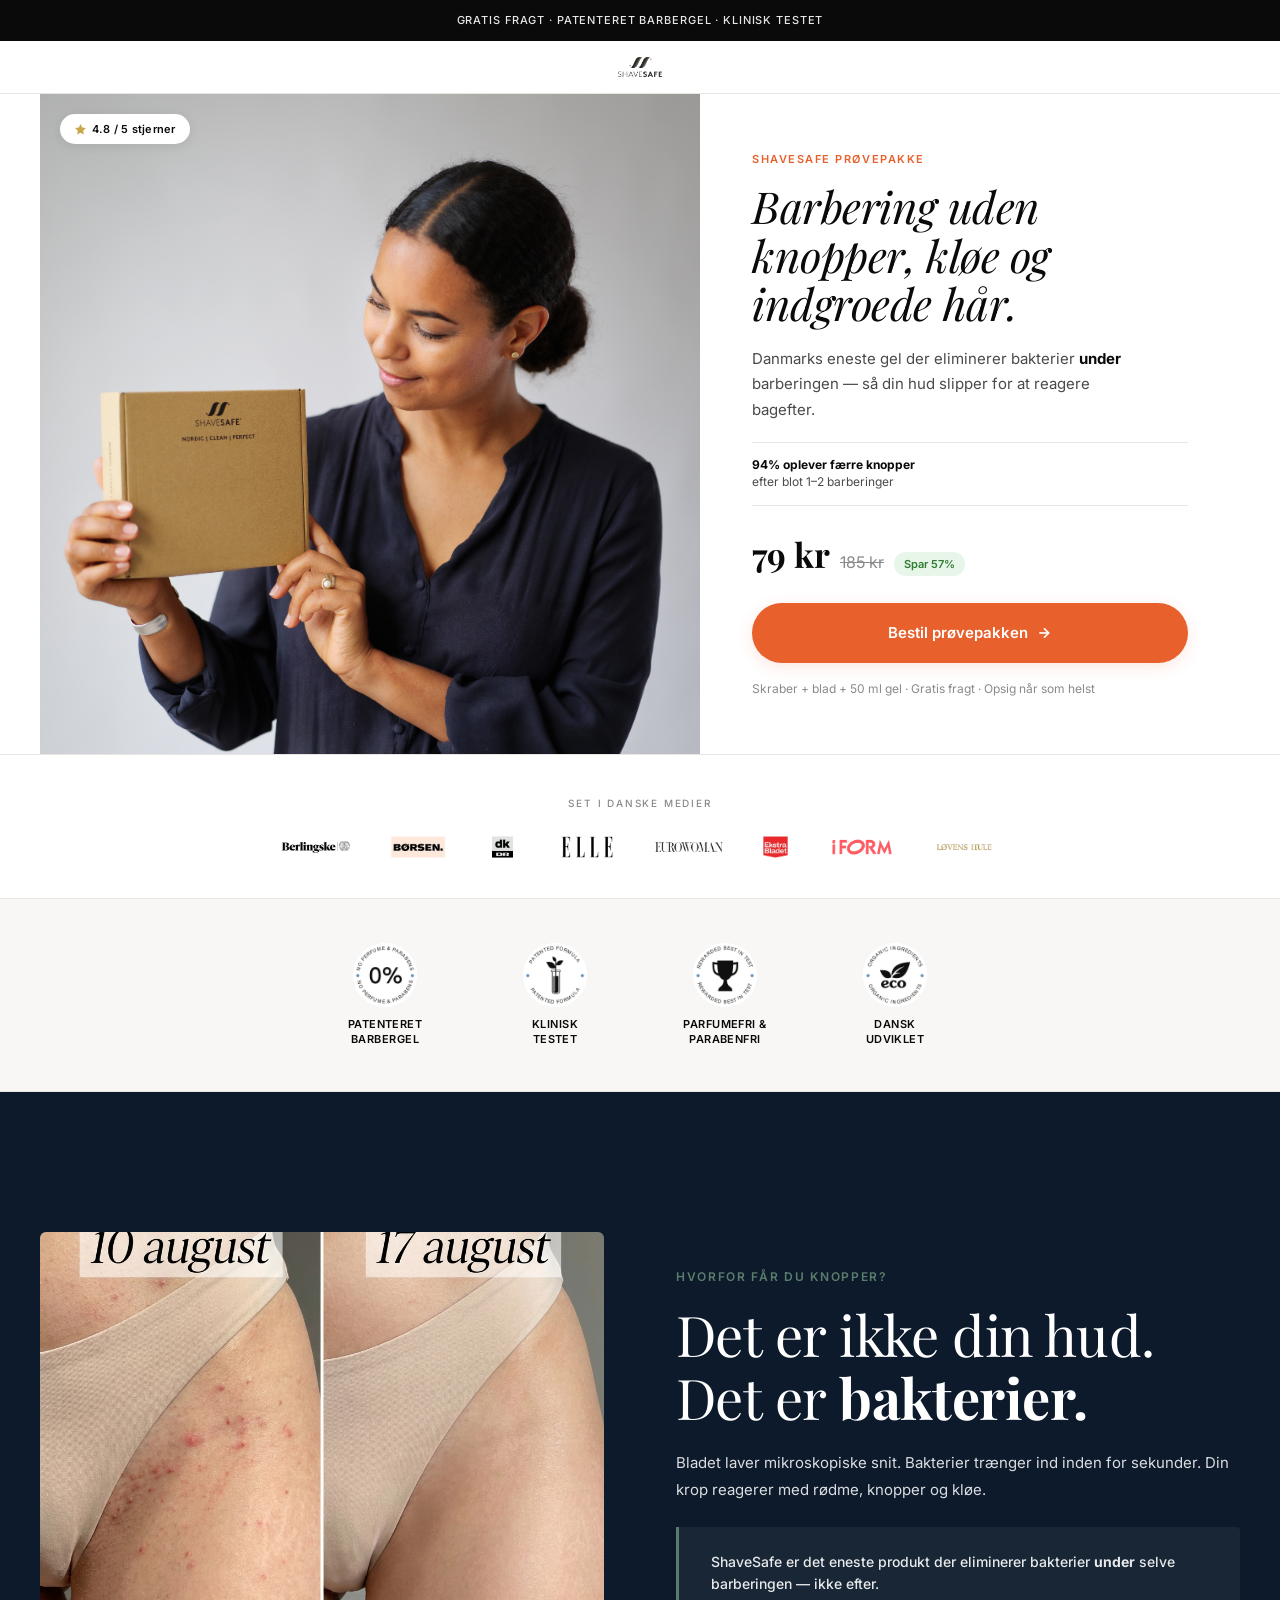
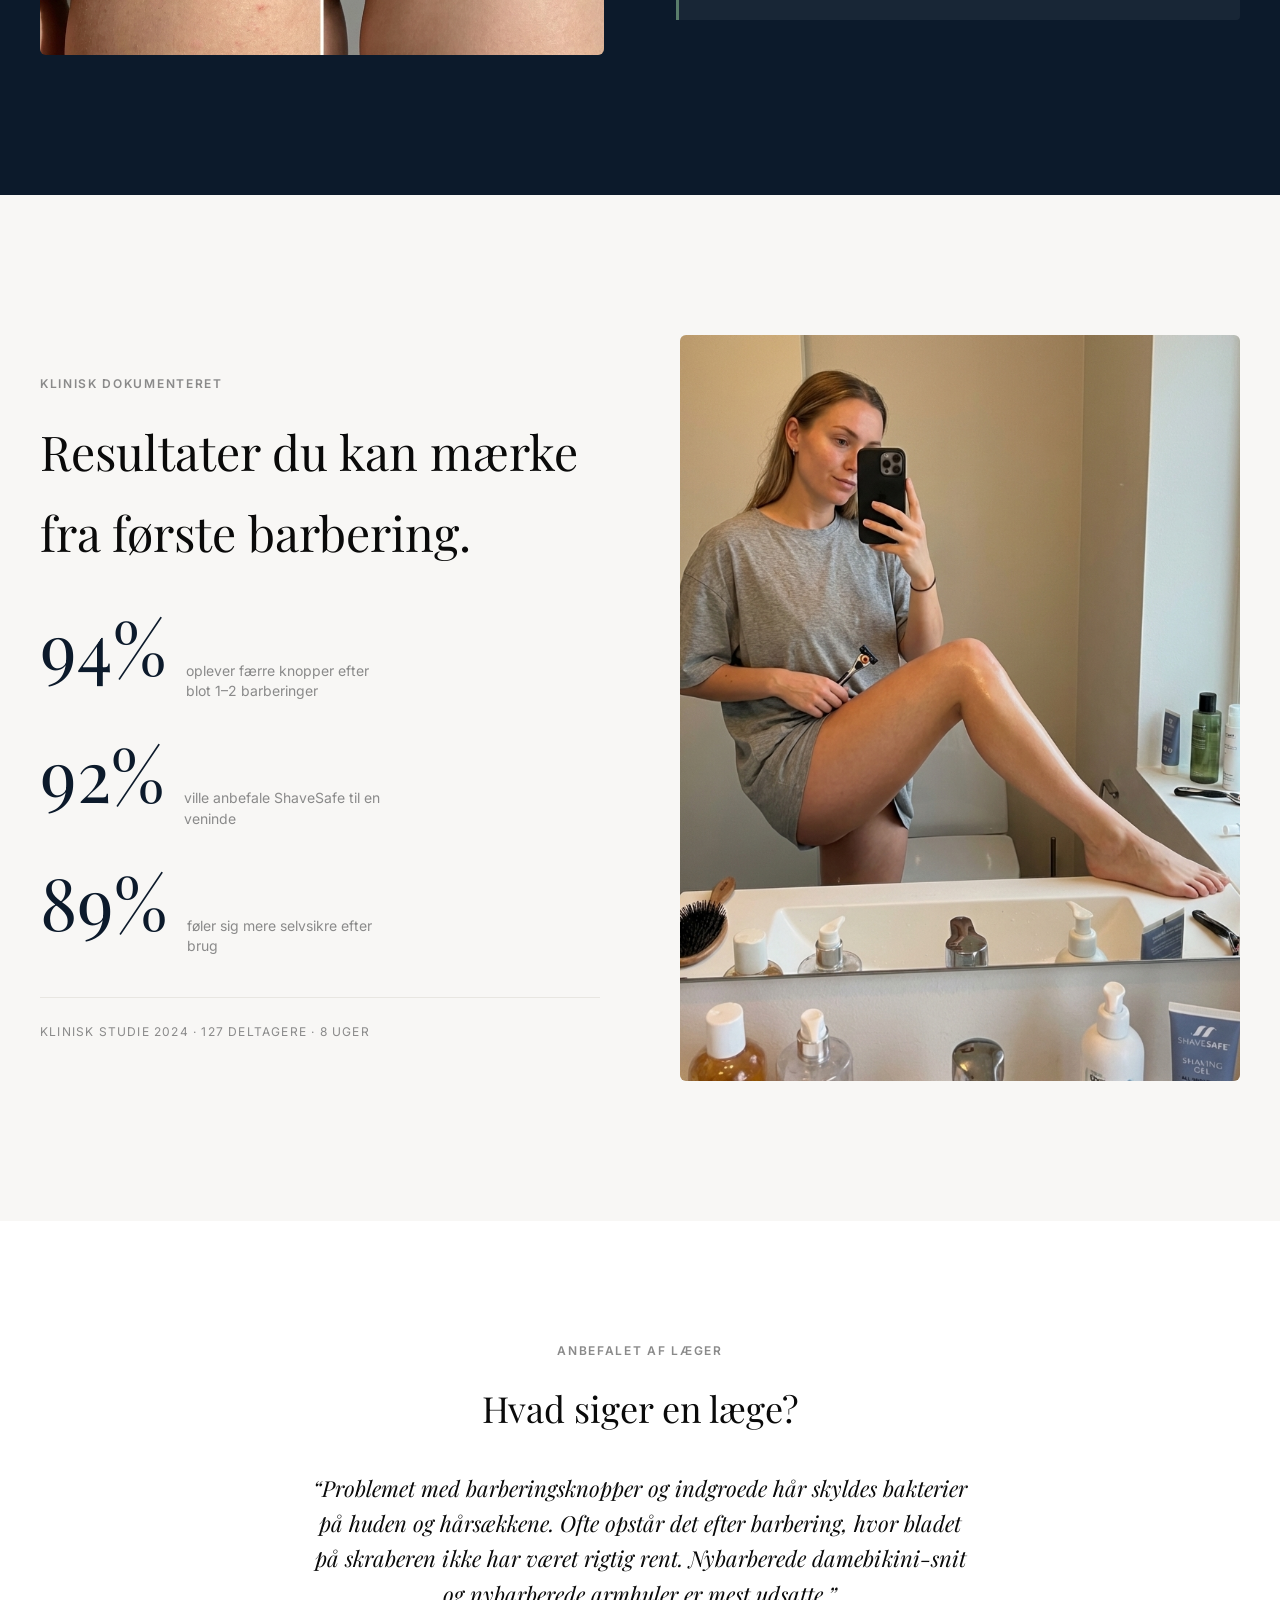
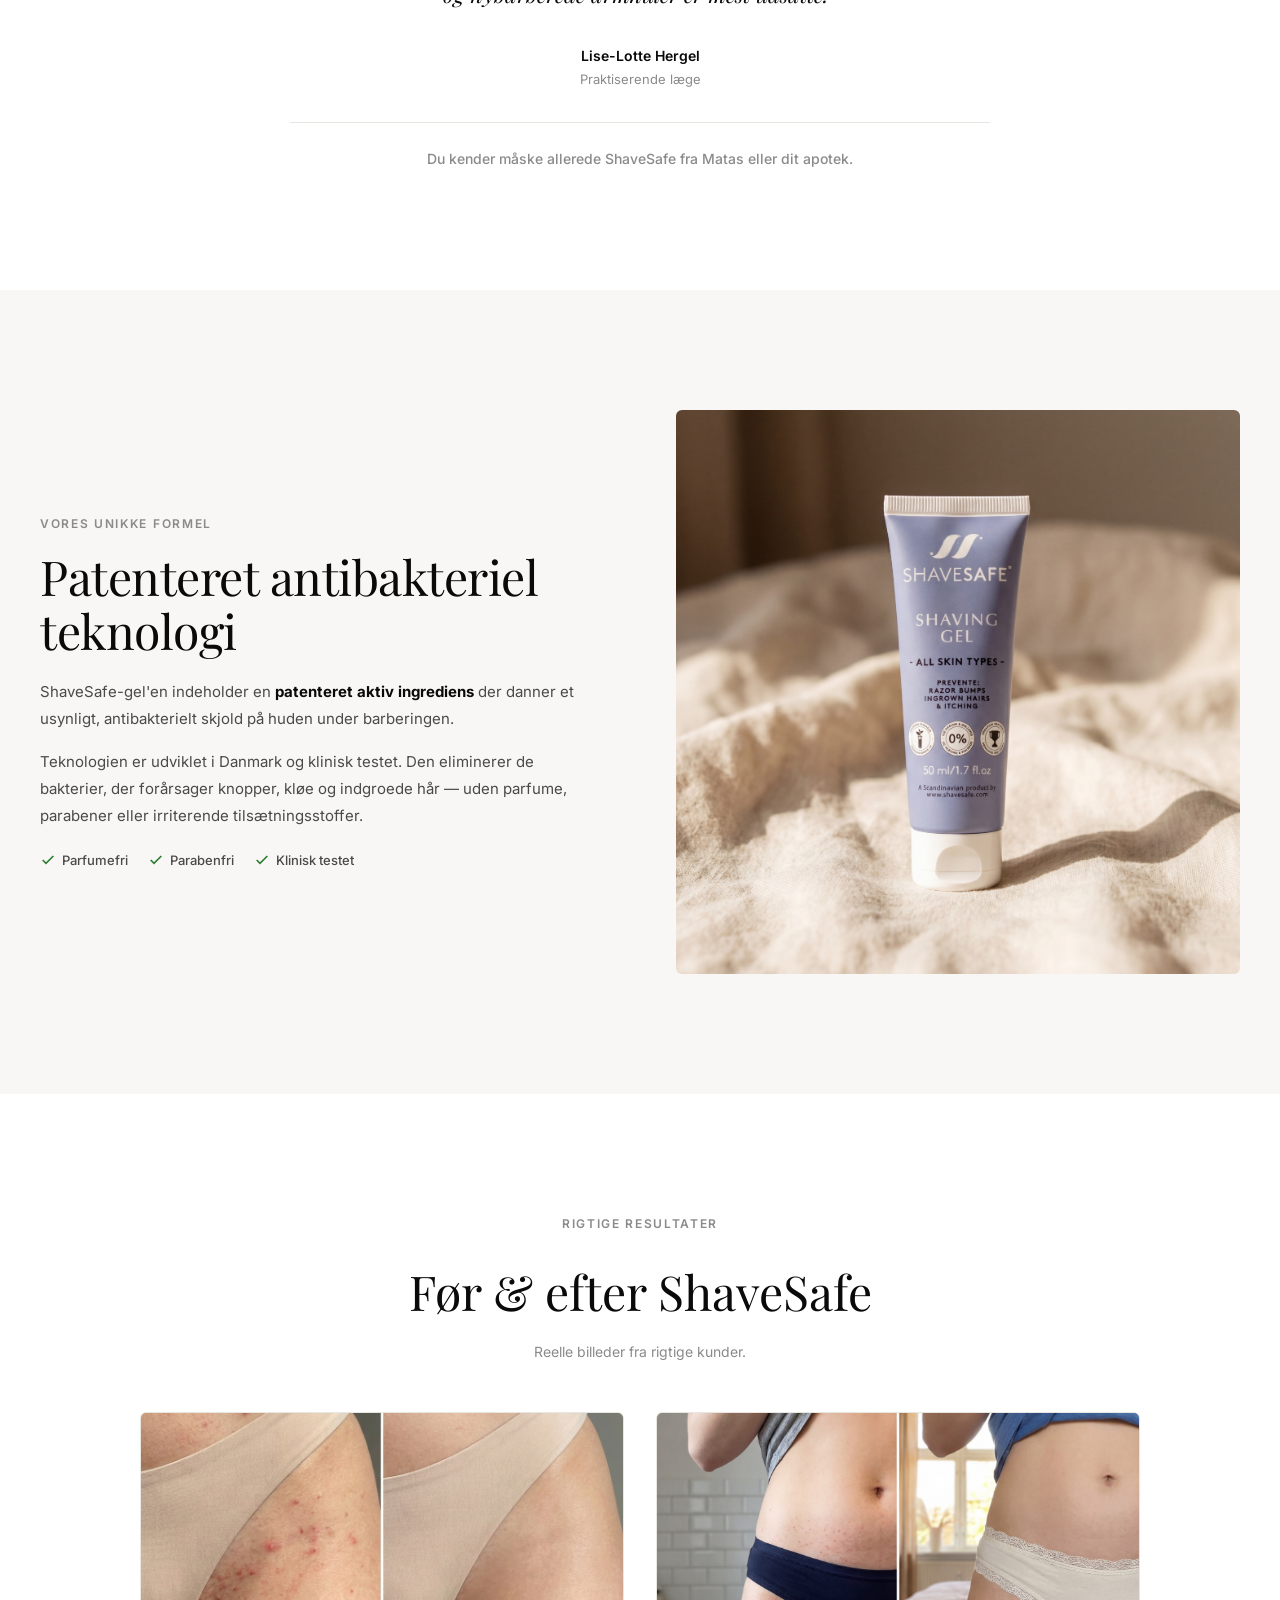
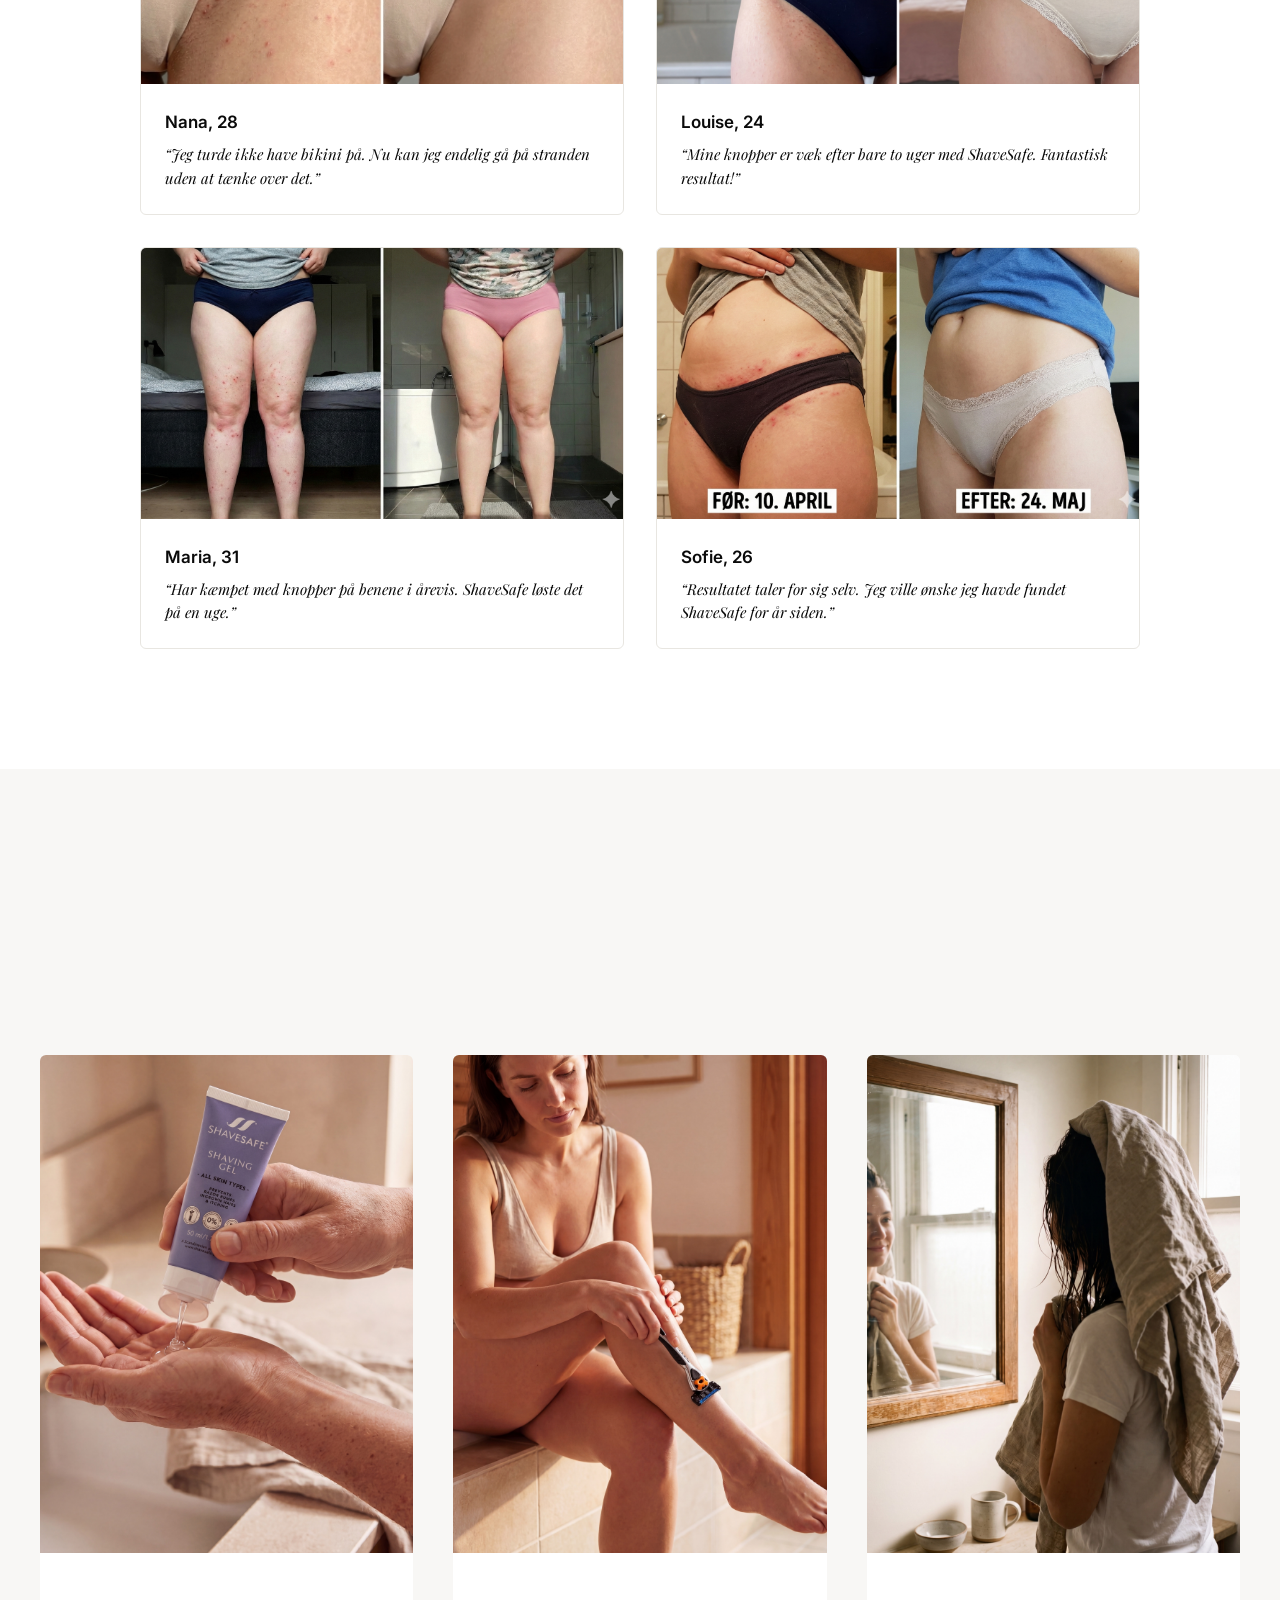
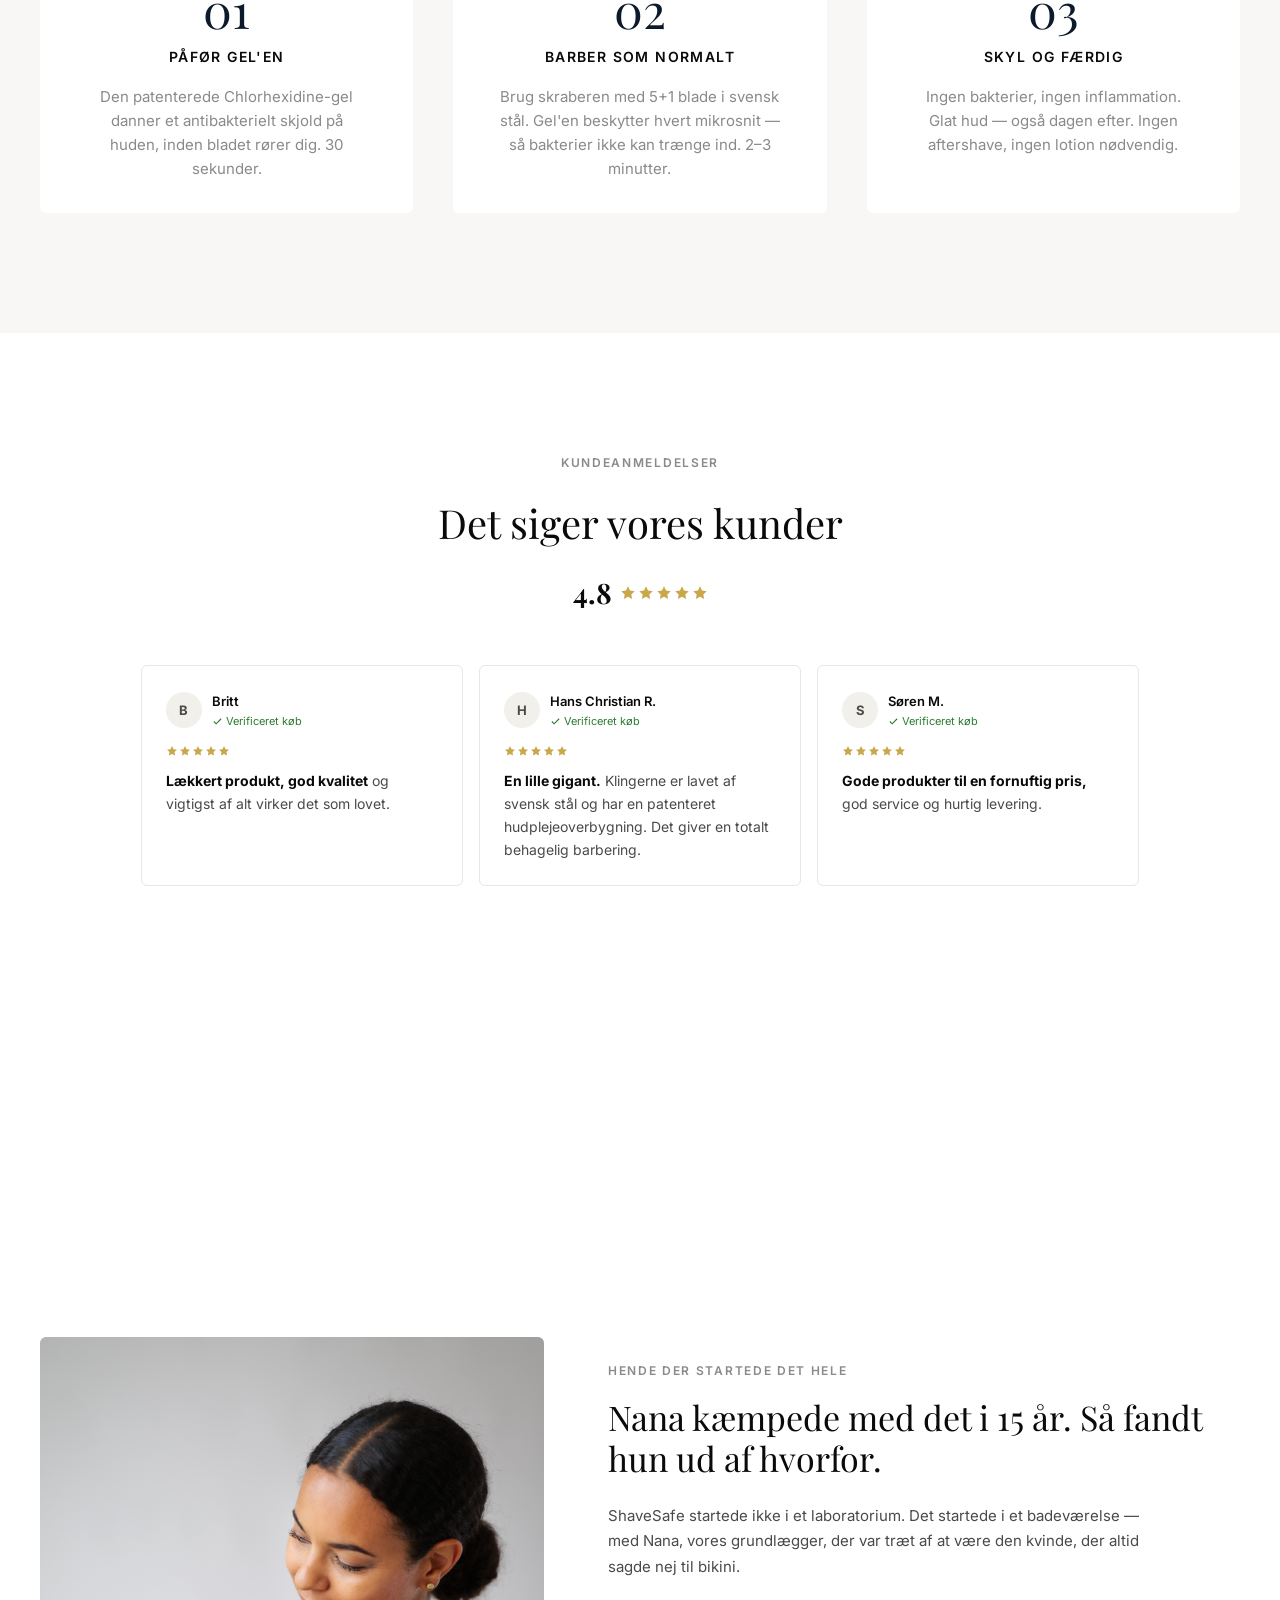
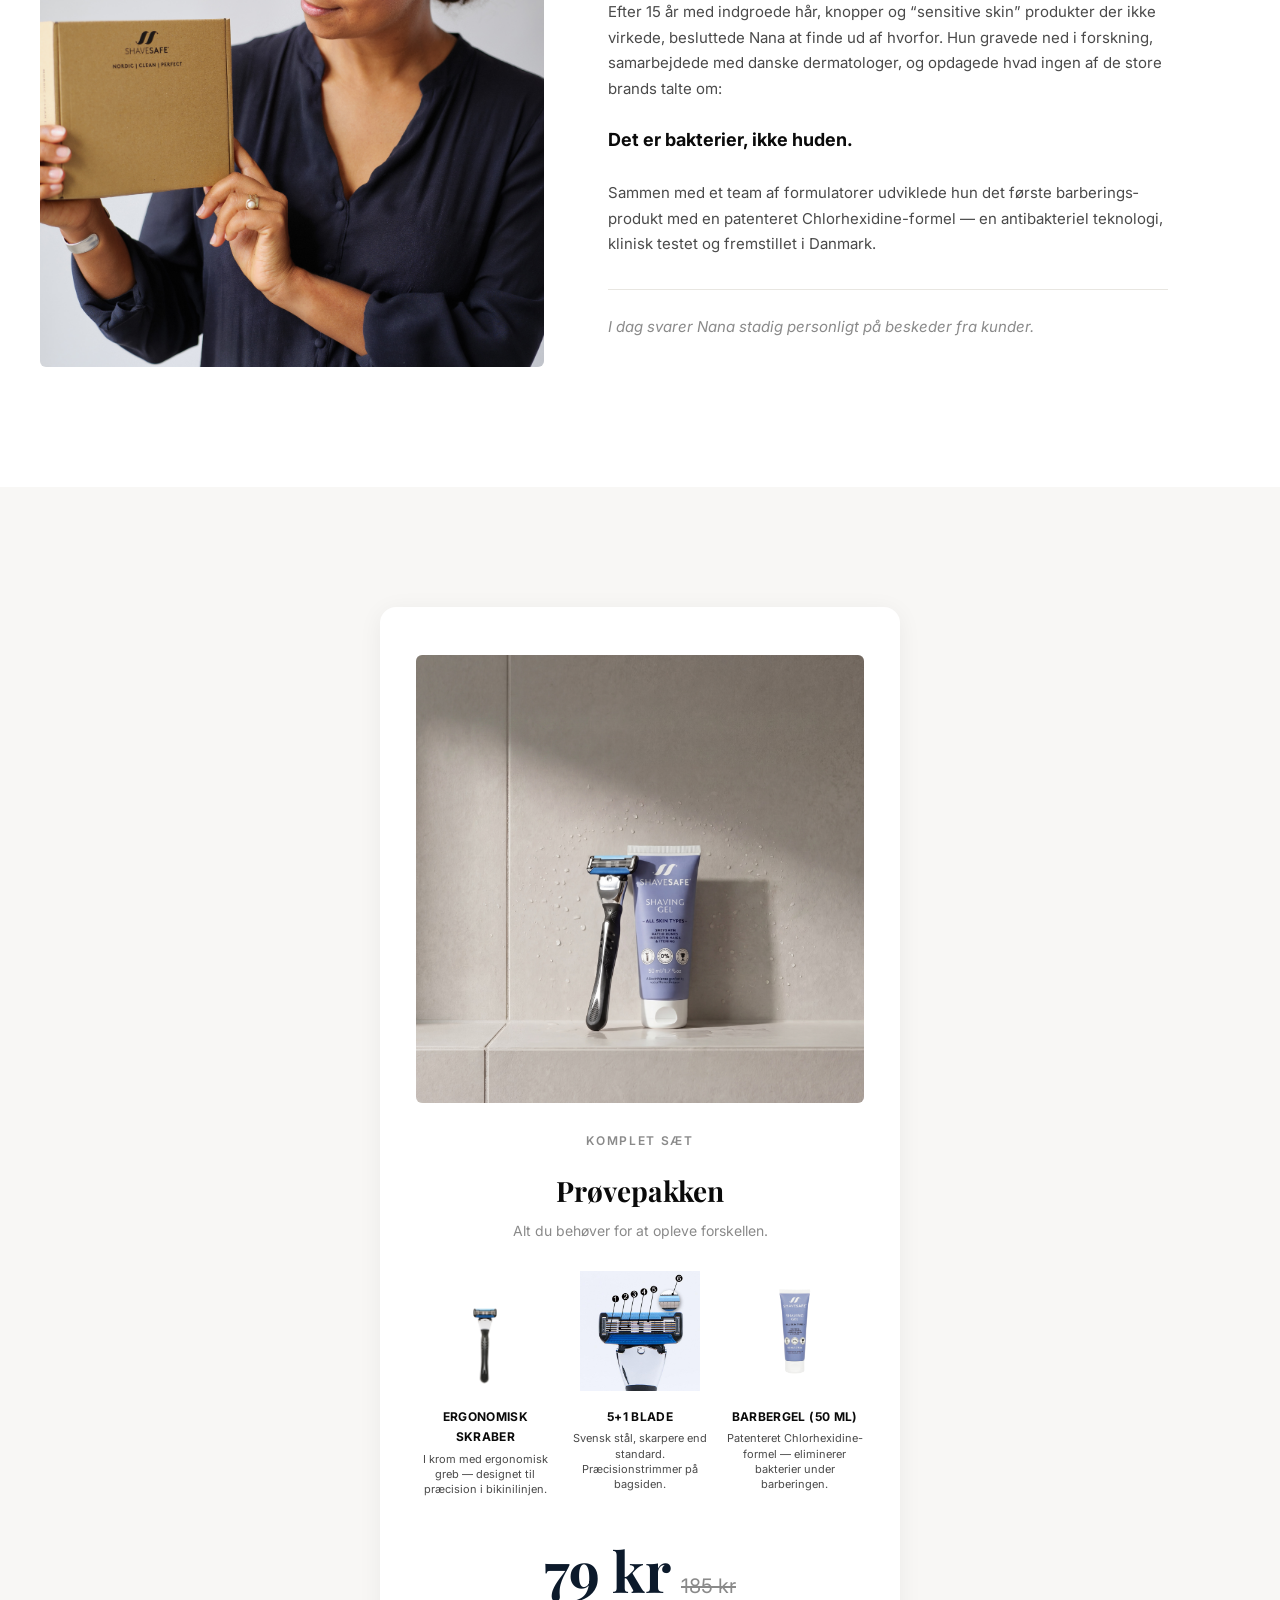
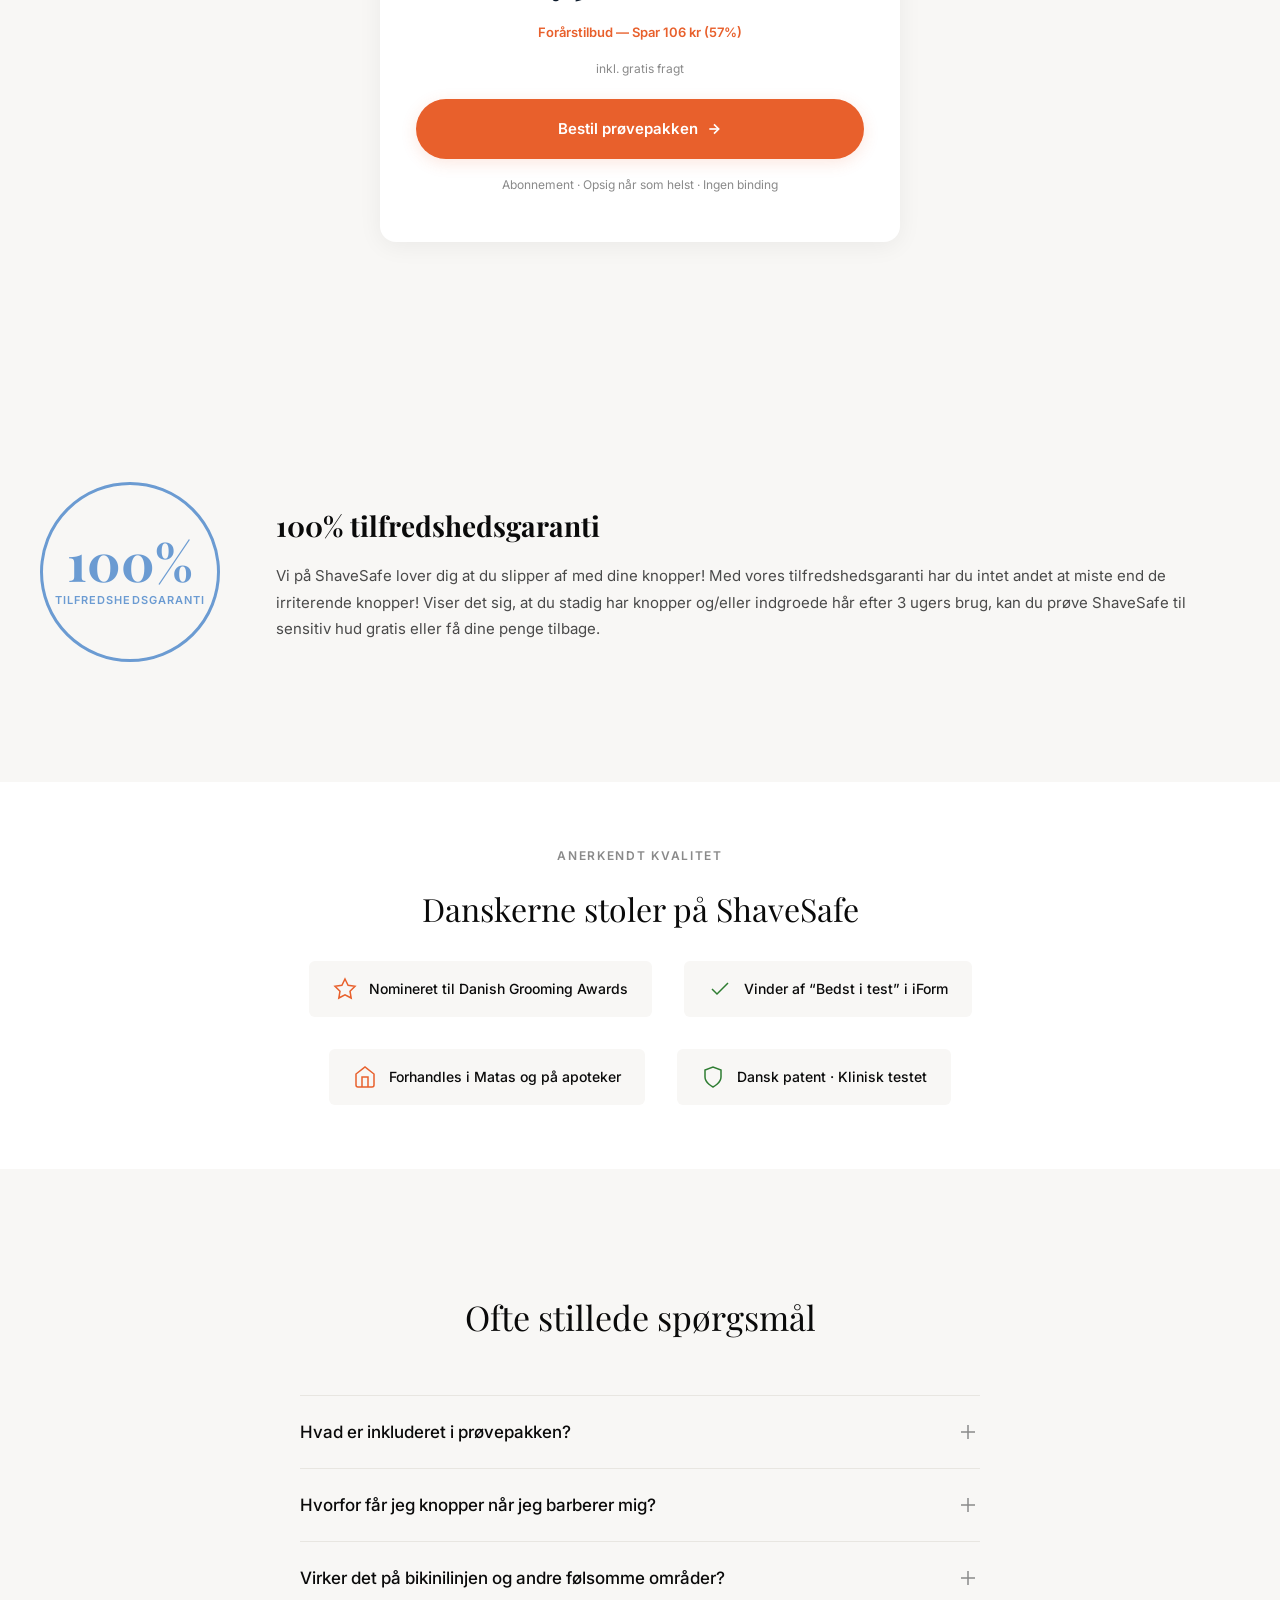
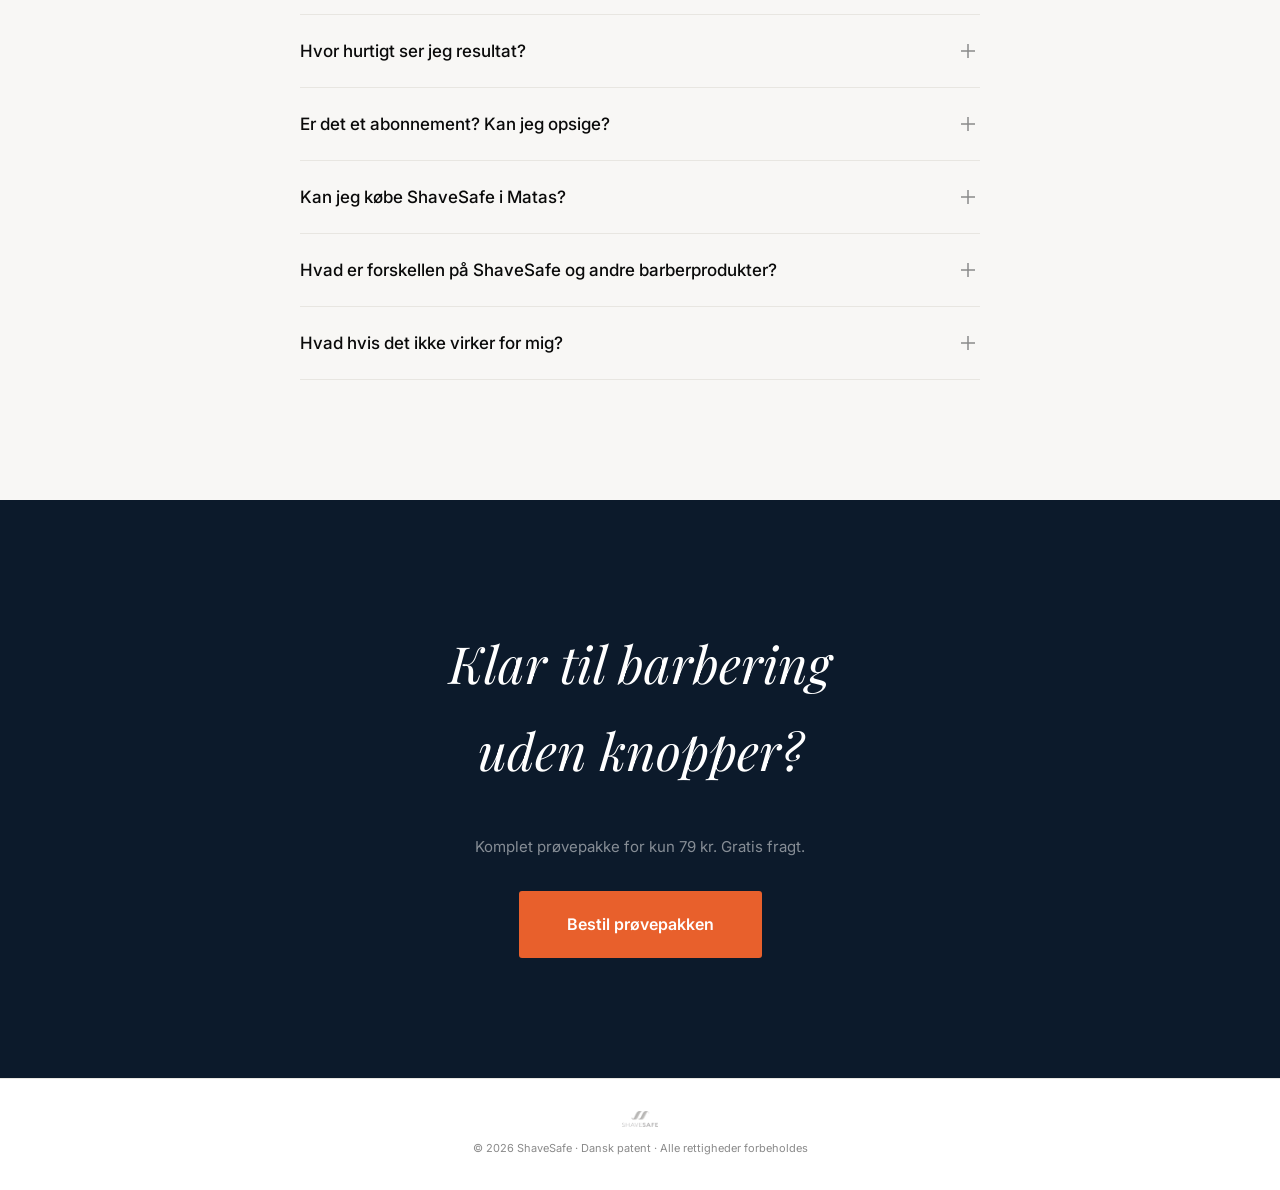
<file: pages/provepakke/index.html>
<!DOCTYPE html>
<html lang="da">
<head>
  <meta charset="UTF-8" />
  <meta name="viewport" content="width=device-width, initial-scale=1.0" />
  <!-- Meta Pixel Code -->
  <script>
  !function(f,b,e,v,n,t,s)
  {if(f.fbq)return;n=f.fbq=function(){n.callMethod?
  n.callMethod.apply(n,arguments):n.queue.push(arguments)};
  if(!f._fbq)f._fbq=n;n.push=n;n.loaded=!0;n.version='2.0';
  n.queue=[];t=b.createElement(e);t.async=!0;
  t.src=v;s=b.getElementsByTagName(e)[0];
  s.parentNode.insertBefore(t,s)}(window, document,'script',
  'https://connect.facebook.net/en_US/fbevents.js');
  fbq('init', '1342341102497517');
  fbq('track', 'PageView');
  </script>
  <noscript><img height="1" width="1" style="display:none"
  src="https://www.facebook.com/tr?id=1342341102497517&ev=PageView&noscript=1"
  /></noscript>
  <!-- End Meta Pixel Code -->
  <title>ShaveSafe Pr&oslash;vepakke &mdash; Barbering uden knopper</title>
  <meta name="description" content="ShaveSafe Pr&oslash;vepakke. Patenteret barbergel der eliminerer bakterier under barberingen. Skraber + blade + gel for kun 79 kr." />
  <link rel="preconnect" href="https://fonts.googleapis.com" />
  <link rel="preconnect" href="https://fonts.gstatic.com" crossorigin />
  <link href="https://fonts.googleapis.com/css2?family=Playfair+Display:ital,wght@0,400;0,600;0,700;1,400&family=Inter:wght@300;400;500;600;700&display=swap" rel="stylesheet" />
  <style>
    :root {
      --black: #0a0a0a;
      --body: #4a4a4a;
      --muted: #8a8a8a;
      --light: #f8f7f5;
      --cream: #f2f0eb;
      --border: #e8e6e1;
      --white: #fff;
      --gold: #C9A84C;
      --green: #2e7d32;
      --accent: #E8602C;
      --accent-hover: #d44f1e;
      --accent-glow: rgba(232, 96, 44, 0.15);
      --navy: #0C1A2B;
      --clinical-green: #5A7D6B;
      --max: 1200px;
      --narrow: 680px;
      --radius: 6px;
    }
    * { box-sizing: border-box; margin: 0; padding: 0; }
    html { scroll-behavior: smooth; }
    body {
      font-family: 'Inter', -apple-system, sans-serif;
      font-size: 15px;
      line-height: 1.7;
      color: var(--body);
      background: var(--white);
      -webkit-font-smoothing: antialiased;
      overflow-x: hidden;
    }
    img { max-width: 100%; height: auto; display: block; }
    h1, h2, h3 { font-family: 'Playfair Display', serif; color: var(--black); }
    .container { max-width: var(--max); margin: 0 auto; padding: 0 24px; }

    /* ── ANNOUNCEMENT ── */
    .announcement {
      background: var(--black);
      color: rgba(255,255,255,0.9);
      text-align: center;
      padding: 11px 16px;
      font-size: 11px;
      font-weight: 500;
      letter-spacing: 0.08em;
      text-transform: uppercase;
    }

    /* ── HEADER ── */
    .header {
      padding: 16px 24px;
      display: flex;
      justify-content: center;
      border-bottom: 1px solid var(--border);
      background: var(--white);
      position: sticky;
      top: 0;
      z-index: 50;
    }
    .header img { height: 20px; }

    /* ── HERO ── */
    .hero {
      display: grid;
      grid-template-columns: 1fr;
      max-width: var(--max);
      margin: 0 auto;
    }
    @media (min-width: 768px) {
      .hero { grid-template-columns: 1.1fr 0.9fr; min-height: 620px; }
    }
    .hero-img {
      position: relative;
      overflow: hidden;
      min-height: 56vh;
      background: var(--cream);
    }
    @media (min-width: 768px) {
      .hero-img { min-height: auto; }
    }
    .hero-img img {
      width: 100%;
      height: 100%;
      object-fit: cover;
      position: absolute;
      top: 0; left: 0;
    }
    .hero-img::after {
      content: '';
      position: absolute;
      bottom: 0; left: 0; right: 0;
      height: 120px;
      background: linear-gradient(to top, rgba(255,255,255,0.4), transparent);
      pointer-events: none;
    }
    @media (min-width: 768px) {
      .hero-img::after { display: none; }
    }
    .hero-badge {
      position: absolute;
      top: 20px; left: 20px;
      background: var(--white);
      border-radius: 50px;
      padding: 6px 14px;
      font-size: 11px;
      font-weight: 600;
      color: var(--black);
      letter-spacing: 0.02em;
      box-shadow: 0 2px 12px rgba(0,0,0,0.08);
      z-index: 2;
      display: flex;
      align-items: center;
      gap: 5px;
    }
    .hero-badge svg { width: 13px; height: 13px; fill: var(--gold); }
    .hero-content {
      display: flex;
      flex-direction: column;
      justify-content: center;
      padding: 40px 28px 48px;
    }
    @media (min-width: 768px) {
      .hero-content { padding: 56px 52px; }
    }
    .hero-eyebrow {
      font-size: 11px;
      text-transform: uppercase;
      letter-spacing: 0.14em;
      color: var(--accent);
      font-weight: 600;
      margin-bottom: 14px;
    }
    .hero h1 {
      font-size: clamp(28px, 5.5vw, 44px);
      font-weight: 400;
      line-height: 1.1;
      margin-bottom: 18px;
      letter-spacing: -0.01em;
    }
    .hero h1 em { font-style: italic; }
    .hero-desc {
      font-size: 15px;
      line-height: 1.7;
      margin-bottom: 20px;
      max-width: 400px;
    }
    .hero-desc strong { color: var(--black); }
    .hero-social-proof {
      display: flex;
      align-items: center;
      gap: 12px;
      padding: 14px 0;
      margin-bottom: 20px;
      border-top: 1px solid var(--border);
      border-bottom: 1px solid var(--border);
    }
    .hero-social-proof .proof-text {
      font-size: 12px;
      color: var(--body);
      line-height: 1.4;
    }
    .hero-social-proof .proof-text strong { color: var(--black); }
    .hero-price {
      display: flex;
      align-items: baseline;
      gap: 10px;
      margin-bottom: 20px;
    }
    .hero-price .price {
      font-family: 'Playfair Display', serif;
      font-size: 34px;
      font-weight: 700;
      color: var(--black);
    }
    .hero-price .price-original {
      font-size: 16px;
      color: var(--muted);
      text-decoration: line-through;
    }
    .hero-price .tag {
      font-size: 11px;
      font-weight: 600;
      color: var(--green);
      background: #e8f5e9;
      padding: 3px 10px;
      border-radius: 50px;
    }
    .cta-btn {
      display: inline-flex;
      align-items: center;
      justify-content: center;
      gap: 8px;
      background: var(--accent);
      color: var(--white);
      font-size: 15px;
      font-weight: 600;
      padding: 17px 40px;
      border-radius: 50px;
      text-decoration: none;
      text-align: center;
      transition: all 0.25s cubic-bezier(0.4, 0, 0.2, 1);
      border: none;
      cursor: pointer;
      box-shadow: 0 4px 16px var(--accent-glow);
    }
    .cta-btn:hover { background: var(--accent-hover); transform: translateY(-2px); box-shadow: 0 6px 24px var(--accent-glow); }
    .cta-btn svg { width: 16px; height: 16px; stroke: currentColor; stroke-width: 2.5; fill: none; }
    .hero-meta {
      margin-top: 16px;
      font-size: 12px;
      color: var(--muted);
      line-height: 1.6;
    }

    /* ── PRESS BAR ── */
    .press-bar {
      padding: 40px 24px;
      border-top: 1px solid var(--border);
      border-bottom: 1px solid var(--border);
      background: var(--white);
    }
    .press-label {
      text-align: center;
      font-size: 10px;
      text-transform: uppercase;
      letter-spacing: 0.18em;
      color: var(--muted);
      margin-bottom: 24px;
      font-weight: 500;
    }
    .press-logos {
      display: flex;
      justify-content: center;
      align-items: center;
      gap: 32px;
      flex-wrap: nowrap;
      max-width: 850px;
      margin: 0 auto;
    }
    .press-logos img {
      height: 22px;
      opacity: 1;
      transition: opacity 0.3s;
    }
    .press-logos img:hover { opacity: 0.7; }

    /* ── ICON BAR ── */
    .icon-bar {
      padding: 44px 24px;
      background: var(--light);
      border-bottom: 1px solid var(--border);
    }
    .icon-grid {
      display: grid;
      grid-template-columns: repeat(2, 1fr);
      gap: 20px;
      max-width: 660px;
      margin: 0 auto;
    }
    @media (min-width: 640px) {
      .icon-grid { grid-template-columns: repeat(4, 1fr); }
    }
    .icon-item { text-align: center; }
    .icon-item img {
      width: 64px; height: 64px;
      margin: 0 auto 10px;
      object-fit: contain;
    }
    .icon-item p {
      font-size: 11px;
      font-weight: 600;
      color: var(--black);
      line-height: 1.35;
      text-transform: uppercase;
      letter-spacing: 0.04em;
    }

    /* ── SECTION SHARED ── */
    .section { padding: 120px 24px; }
    @media (max-width: 768px) {
      .section { padding: 64px 24px; }
    }
    .section-eyebrow {
      font-size: 12px;
      text-transform: uppercase;
      letter-spacing: 0.14em;
      color: var(--muted);
      font-weight: 600;
      margin-bottom: 16px;
    }
    .section h2 {
      font-size: clamp(28px, 4vw, 48px);
      font-weight: 400;
      line-height: 1.12;
      margin-bottom: 20px;
      letter-spacing: -0.01em;
    }

    /* ── SPLIT SECTION ── */
    .split {
      display: grid;
      grid-template-columns: 1fr;
      gap: 40px;
      align-items: center;
      max-width: var(--max);
      margin: 0 auto;
    }
    @media (min-width: 768px) {
      .split { grid-template-columns: 1fr 1fr; gap: 72px; }
      .split.reverse .split-img { order: 2; }
      .split.reverse .split-text { order: 1; }
    }
    .split-img {
      border-radius: var(--radius);
      overflow: hidden;
      aspect-ratio: 4/3;
      background: var(--cream);
    }
    .split-img img {
      width: 100%; height: 100%;
      object-fit: cover;
    }
    .split-text p {
      font-size: 15px;
      line-height: 1.8;
      margin-bottom: 16px;
    }
    .callout-box {
      background: rgba(255,255,255,0.05);
      border-left: 3px solid var(--clinical-green);
      border-radius: 0 4px 4px 0;
      padding: 24px 32px;
      margin-top: 24px;
    }
    .callout-box p {
      font-size: 14px;
      font-weight: 500;
      margin: 0;
      line-height: 1.6;
    }
    /* Navy reframe section */
    .section--reframe {
      background: var(--navy);
      padding: 140px 24px;
    }
    @media (max-width: 768px) {
      .section--reframe { padding: 80px 24px; }
    }
    .section--reframe .section-eyebrow {
      color: var(--clinical-green);
    }
    .section--reframe h2 {
      color: #fff;
      font-size: clamp(32px, 4.5vw, 56px);
    }
    .section--reframe .split-text p {
      color: rgba(255,255,255,0.85);
    }
    .section--reframe .callout-box p {
      color: rgba(255,255,255,0.9);
    }
    .section--reframe .split-img {
      background: rgba(255,255,255,0.05);
    }

    /* ── STATS ── */
    .stats-section {
      padding: 140px 24px;
      background: var(--light);
    }
    @media (max-width: 768px) {
      .stats-section { padding: 80px 24px; }
    }
    .stats-grid {
      display: grid;
      grid-template-columns: 1fr;
      gap: 48px;
      align-items: center;
      max-width: var(--max);
      margin: 0 auto;
    }
    @media (min-width: 768px) {
      .stats-grid { grid-template-columns: 1fr 1fr; gap: 80px; }
    }
    .stats-numbers {
      display: flex;
      flex-direction: column;
      gap: 36px;
    }
    .stat {
      display: flex;
      align-items: baseline;
      gap: 20px;
    }
    .stat-num {
      font-family: 'Playfair Display', serif;
      font-size: clamp(56px, 7vw, 72px);
      font-weight: 400;
      color: var(--navy);
      line-height: 1;
      flex-shrink: 0;
    }
    .stat-label {
      font-size: 14px;
      color: var(--muted);
      line-height: 1.45;
      max-width: 200px;
    }
    .stats-source {
      font-size: 12px;
      letter-spacing: 0.1em;
      text-transform: uppercase;
      color: var(--muted);
      margin-top: 40px;
      padding-top: 24px;
      border-top: 1px solid var(--border);
    }
    .stats-img {
      border-radius: var(--radius);
      overflow: hidden;
      aspect-ratio: 3/4;
      background: var(--cream);
    }
    .stats-img img {
      width: 100%; height: 100%;
      object-fit: cover;
    }

    /* ── DOCTOR QUOTE ── */
    .doctor-section {
      padding: 120px 24px;
      background: var(--white);
    }
    @media (max-width: 768px) {
      .doctor-section { padding: 64px 24px; }
    }
    .doctor-inner {
      max-width: 700px;
      margin: 0 auto;
      text-align: center;
    }
    .doctor-inner .section-eyebrow {
      margin-bottom: 16px;
    }
    .doctor-inner h2 {
      font-size: clamp(24px, 4vw, 36px);
      font-weight: 400;
      margin-bottom: 32px;
    }
    .doctor-quote {
      font-family: 'Playfair Display', serif;
      font-size: clamp(18px, 2vw, 22px);
      line-height: 1.6;
      color: var(--black);
      font-style: italic;
      margin-bottom: 32px;
      padding: 0 16px;
    }
    .doctor-name {
      font-size: 14px;
      font-weight: 600;
      color: var(--black);
    }
    .doctor-title {
      font-size: 13px;
      color: var(--muted);
    }
    .doctor-credentials {
      font-size: 14px;
      color: var(--muted);
      margin-top: 16px;
      padding-top: 16px;
      border-top: 1px solid var(--border);
      display: inline-block;
    }
    .doctor-note {
      margin-top: 32px;
      font-size: 14px;
      color: var(--muted);
      font-weight: 500;
      padding-top: 24px;
      border-top: 1px solid var(--border);
    }

    /* ── BEFORE / AFTER GRID ── */
    .ba-section {
      padding: 120px 24px;
      background: var(--white);
    }
    @media (max-width: 768px) {
      .ba-section { padding: 64px 24px; }
    }
    .ba-section h2 {
      text-align: center;
      font-size: clamp(28px, 4vw, 48px);
      font-weight: 400;
      margin-bottom: 8px;
    }
    .ba-sub {
      text-align: center;
      color: var(--muted);
      font-size: 14px;
      margin-bottom: 48px;
    }
    .ba-grid {
      display: grid;
      grid-template-columns: 1fr;
      gap: 32px;
      max-width: 1000px;
      margin: 0 auto;
    }
    @media (min-width: 640px) {
      .ba-grid { grid-template-columns: 1fr 1fr; }
    }
    .ba-card {
      background: var(--white);
      border: 1px solid var(--border);
      border-radius: var(--radius);
      overflow: hidden;
    }
    .ba-card img {
      width: 100%;
      aspect-ratio: 16/9;
      object-fit: cover;
      display: block;
    }
    .ba-card-text {
      padding: 24px;
    }
    .ba-card-name {
      font-size: 17px;
      font-weight: 600;
      color: var(--black);
      margin-bottom: 6px;
    }
    .ba-card-quote {
      font-family: 'Playfair Display', serif;
      font-size: 15px;
      color: var(--black);
      line-height: 1.55;
      font-style: italic;
    }

    /* ── HOW IT WORKS (VISUAL) ── */
    .how-section {
      padding: 120px 24px;
      background: var(--light);
    }
    @media (max-width: 768px) {
      .how-section { padding: 64px 24px; }
    }
    .how-inner {
      max-width: var(--max);
      margin: 0 auto;
    }
    .how-grid {
      display: grid;
      grid-template-columns: 1fr;
      gap: 32px;
      margin-top: 48px;
    }
    @media (min-width: 768px) {
      .how-grid { grid-template-columns: 1fr 1fr 1fr; gap: 40px; }
    }
    .how-card {
      border-radius: var(--radius);
      overflow: hidden;
      background: var(--white);
      text-align: center;
    }
    .how-card-img {
      width: 100%;
      aspect-ratio: 3/4;
      object-fit: cover;
      display: block;
    }
    .how-card-body {
      padding: 32px 24px;
    }
    .how-card-num {
      font-family: 'Playfair Display', serif;
      font-size: 48px;
      font-weight: 400;
      color: var(--navy);
      margin-bottom: 12px;
      line-height: 1;
    }
    .how-card-title {
      font-family: 'Inter', sans-serif;
      font-size: 14px;
      font-weight: 600;
      text-transform: uppercase;
      letter-spacing: 0.1em;
      color: var(--black);
      margin-bottom: 16px;
    }
    .how-card-desc {
      font-size: 15px;
      color: var(--muted);
      line-height: 1.6;
      max-width: 280px;
      margin: 0 auto;
    }

    /* ── REVIEWS ── */
    .reviews-section { padding: 120px 24px; overflow: hidden; }
    @media (max-width: 768px) { .reviews-section { padding: 64px 24px; } }
    .reviews-header { text-align: center; margin-bottom: 44px; }
    .reviews-header h2 {
      font-size: clamp(26px, 4.5vw, 40px);
      font-weight: 400;
      margin-bottom: 12px;
    }
    .reviews-rating {
      display: flex;
      align-items: center;
      justify-content: center;
      gap: 8px;
    }
    .reviews-big {
      font-family: 'Playfair Display', serif;
      font-size: 28px;
      font-weight: 700;
      color: var(--black);
    }
    .reviews-stars { display: flex; gap: 2px; }
    .reviews-stars svg { width: 16px; height: 16px; fill: var(--gold); }

    .reviews-scroll {
      display: flex;
      gap: 16px;
      overflow-x: auto;
      scroll-snap-type: x mandatory;
      -webkit-overflow-scrolling: touch;
      padding: 4px 0 20px;
      max-width: 1000px;
      margin: 0 auto;
      scrollbar-width: none;
    }
    .reviews-scroll::-webkit-scrollbar { display: none; }
    @media (min-width: 900px) {
      .reviews-scroll { overflow: visible; flex-wrap: wrap; justify-content: center; }
    }

    .review-card {
      background: var(--white);
      border: 1px solid var(--border);
      border-radius: var(--radius);
      padding: 24px;
      flex: 0 0 300px;
      scroll-snap-align: start;
    }
    @media (min-width: 900px) {
      .review-card { flex: 0 0 calc(33.333% - 11px); }
    }
    .review-top {
      display: flex;
      align-items: center;
      gap: 10px;
      margin-bottom: 14px;
    }
    .review-avatar {
      width: 36px; height: 36px;
      border-radius: 50%;
      background: var(--cream);
      display: flex;
      align-items: center;
      justify-content: center;
      font-weight: 700;
      font-size: 13px;
      color: var(--body);
    }
    .review-name { font-size: 13px; font-weight: 600; color: var(--black); }
    .review-verified { font-size: 11px; color: var(--green); display: flex; align-items: center; gap: 3px; }
    .review-verified svg { width: 11px; height: 11px; stroke: var(--green); stroke-width: 2.5; fill: none; }
    .review-card-stars { display: flex; gap: 1px; margin-bottom: 12px; }
    .review-card-stars svg { width: 12px; height: 12px; fill: var(--gold); }
    .review-text { font-size: 14px; line-height: 1.65; color: var(--body); }
    .review-text strong { color: var(--black); }

    /* ── PRODUCT BOX ── */
    .product-section {
      padding: 120px 24px;
      background: var(--light);
    }
    @media (max-width: 768px) {
      .product-section { padding: 64px 24px; }
    }
    .product-box {
      max-width: 520px;
      margin: 0 auto;
      background: var(--white);
      border-radius: 16px;
      padding: 48px 36px;
      text-align: center;
      box-shadow: 0 4px 24px rgba(0,0,0,0.06);
    }
    .product-hero-img {
      border-radius: var(--radius);
      overflow: hidden;
      margin-bottom: 28px;
    }
    .product-hero-img img {
      width: 100%;
      display: block;
    }
    .product-box h2 {
      font-size: 28px;
      margin-bottom: 4px;
    }
    .product-sub {
      color: var(--muted);
      font-size: 14px;
      margin-bottom: 28px;
    }
    .product-items-visual {
      display: grid;
      grid-template-columns: 1fr 1fr 1fr;
      gap: 16px;
      margin-bottom: 24px;
    }
    .product-visual-item {
      text-align: center;
    }
    .product-visual-item img {
      width: 100%;
      max-width: 120px;
      height: 120px;
      object-fit: contain;
      margin: 0 auto 16px;
    }
    .product-visual-item .pv-name {
      font-size: 12px;
      font-weight: 700;
      text-transform: uppercase;
      letter-spacing: 0.03em;
      color: var(--black);
      margin-bottom: 4px;
    }
    .product-visual-item .pv-desc {
      font-size: 11px;
      color: var(--body);
      line-height: 1.4;
    }
    .product-price-row {
      display: flex;
      align-items: baseline;
      justify-content: center;
      gap: 10px;
      margin: 20px 0 4px;
    }
    .product-price {
      font-family: 'Playfair Display', serif;
      font-size: 56px;
      font-weight: 700;
      color: var(--navy);
    }
    .product-price-og {
      font-size: 20px;
      color: var(--muted);
      text-decoration: line-through;
    }
    .product-shipping {
      font-size: 12px;
      color: var(--muted);
      margin-bottom: 20px;
    }
    .product-savings {
      font-size: 13px;
      font-weight: 600;
      color: var(--accent);
      margin-bottom: 16px;
    }
    .product-note {
      font-size: 12px;
      color: var(--muted);
      margin-top: 16px;
      line-height: 1.6;
    }

    /* ── STORY SECTION ── */
    .story-section {
      padding: 120px 24px;
      background: var(--white);
    }
    @media (max-width: 768px) {
      .story-section { padding: 64px 24px; }
    }
    .story-grid {
      display: grid;
      grid-template-columns: 1fr;
      gap: 48px;
      align-items: flex-start;
      max-width: var(--max);
      margin: 0 auto;
    }
    @media (min-width: 768px) {
      .story-grid { grid-template-columns: 42% 1fr; gap: 64px; }
    }
    .story-img {
      border-radius: var(--radius);
      overflow: hidden;
    }
    .story-img img {
      width: 100%;
      display: block;
      aspect-ratio: 4/5;
      object-fit: cover;
      object-position: center top;
    }
    .story-text {
      padding-top: 24px;
    }
    .story-text h2 {
      font-size: clamp(24px, 4vw, 34px);
      font-weight: 400;
      margin-bottom: 24px;
      line-height: 1.2;
    }
    .story-text p {
      font-size: clamp(15px, 1.1vw, 17px);
      line-height: 1.7;
      margin-bottom: 20px;
      max-width: 560px;
    }
    .story-text .founder-highlight {
      font-weight: 700;
      font-size: 18px;
      color: var(--black);
      margin: 24px 0;
    }
    .story-text .founder-personal {
      font-size: 15px;
      color: var(--muted);
      font-style: italic;
      margin-top: 32px;
      padding-top: 24px;
      border-top: 1px solid var(--border);
    }

    /* ── GUARANTEE ── */
    .guarantee-section {
      padding: 120px 24px;
      background: var(--light);
    }
    @media (max-width: 768px) {
      .guarantee-section { padding: 64px 24px; }
    }
    .guarantee-inner {
      max-width: var(--max);
      margin: 0 auto;
      display: grid;
      grid-template-columns: 1fr;
      gap: 40px;
      align-items: center;
    }
    @media (min-width: 768px) {
      .guarantee-inner { grid-template-columns: auto 1fr; gap: 56px; }
    }
    .guarantee-badge {
      width: 180px;
      height: 180px;
      border-radius: 50%;
      border: 3px solid #6b9bd2;
      display: flex;
      flex-direction: column;
      align-items: center;
      justify-content: center;
      margin: 0 auto;
      position: relative;
    }
    .guarantee-badge-text {
      font-family: 'Playfair Display', serif;
      font-size: 52px;
      font-weight: 700;
      color: #6b9bd2;
      line-height: 1;
    }
    .guarantee-badge-sub {
      font-size: 11px;
      font-weight: 600;
      text-transform: uppercase;
      letter-spacing: 0.1em;
      color: #6b9bd2;
      margin-top: 4px;
    }
    .guarantee-content h3 {
      font-size: 28px;
      font-weight: 700;
      margin-bottom: 14px;
    }
    .guarantee-content p {
      font-size: 15px;
      color: var(--body);
      line-height: 1.75;
    }

    /* ── SOCIAL PROOF BADGES ── */
    .social-proof-section {
      padding: 64px 24px;
      background: var(--white);
    }
    .social-proof-inner {
      max-width: 800px;
      margin: 0 auto;
      text-align: center;
    }
    .social-proof-items {
      display: flex;
      flex-wrap: wrap;
      justify-content: center;
      gap: 32px;
      margin-top: 24px;
    }
    .social-proof-item {
      display: flex;
      align-items: center;
      gap: 12px;
      padding: 16px 24px;
      background: var(--light);
      border-radius: var(--radius);
      font-size: 14px;
      font-weight: 500;
      color: var(--black);
    }
    .social-proof-item svg {
      width: 24px;
      height: 24px;
      flex-shrink: 0;
    }

    /* ── FAQ ── */
    .faq-section { padding: 120px 24px; background: var(--light); }
    @media (max-width: 768px) { .faq-section { padding: 64px 24px; } }
    .faq-inner { max-width: var(--narrow); margin: 0 auto; }
    .faq-section h2 {
      text-align: center;
      font-size: clamp(24px, 4vw, 34px);
      font-weight: 400;
      margin-bottom: 48px;
    }
    .faq-item { border-bottom: 1px solid var(--border); }
    .faq-item:first-child { border-top: 1px solid var(--border); }
    .faq-q {
      width: 100%; background: none; border: none;
      padding: 24px 0; font-size: 17px; font-weight: 500;
      color: var(--black); text-align: left; cursor: pointer;
      display: flex; justify-content: space-between; align-items: center;
      font-family: inherit; gap: 16px;
      transition: color 0.2s;
    }
    .faq-q:hover { color: var(--accent); }
    .faq-q svg { width: 24px; height: 24px; stroke: var(--muted); stroke-width: 1.5; fill: none; flex-shrink: 0; transition: transform 0.3s cubic-bezier(0.4, 0, 0.2, 1); }
    .faq-q.open svg { transform: rotate(45deg); }
    .faq-a {
      max-height: 0; overflow: hidden;
      transition: max-height 0.4s cubic-bezier(0.4, 0, 0.2, 1);
      font-size: 15px; line-height: 1.65; color: var(--muted); max-width: 640px;
    }
    .faq-a.open { max-height: 200px; padding-bottom: 24px; }

    /* ── FINAL CTA ── */
    .final-cta {
      background: var(--navy);
      color: var(--white);
      padding: 120px 24px;
      text-align: center;
      position: relative;
      overflow: hidden;
    }
    .final-cta h2 {
      color: var(--white);
      font-size: clamp(32px, 4vw, 52px);
      font-weight: 400;
      margin-bottom: 40px;
      position: relative;
    }
    .final-cta .cta-sub {
      color: rgba(255,255,255,0.5);
      font-size: 13px;
      margin-top: 16px;
      position: relative;
    }
    .final-cta p {
      color: rgba(255,255,255,0.5);
      font-size: 15px;
      margin-bottom: 32px;
      max-width: 400px;
      margin-left: auto;
      margin-right: auto;
      position: relative;
    }
    .cta-btn-white {
      display: inline-flex;
      align-items: center;
      gap: 8px;
      background: var(--accent);
      color: var(--white);
      font-size: 16px;
      font-weight: 600;
      padding: 20px 48px;
      border-radius: 3px;
      text-decoration: none;
      transition: all 0.25s cubic-bezier(0.4, 0, 0.2, 1);
      position: relative;
    }
    .cta-btn-white:hover { transform: translateY(-2px); box-shadow: 0 8px 32px rgba(255,255,255,0.15); }

    footer {
      border-top: 1px solid var(--border);
      padding: 32px 24px;
      text-align: center;
      font-size: 11px;
      color: var(--muted);
    }

    /* ── STICKY MOBILE ── */
    .sticky-bar {
      position: fixed;
      bottom: 0; left: 0; right: 0;
      background: var(--white);
      border-top: 1px solid var(--border);
      padding: 12px 16px;
      z-index: 999;
      box-shadow: 0 -2px 12px rgba(0,0,0,0.06);
      display: flex;
      align-items: center;
      gap: 12px;
      transform: translateY(100%);
      transition: transform 0.3s ease;
    }
    .sticky-bar.visible { transform: translateY(0); }
    @media (min-width: 769px) { .sticky-bar { display: none; } }
    .sticky-bar .sticky-info { flex: 1; }
    .sticky-bar .sticky-name { font-size: 13px; font-weight: 600; color: var(--black); }
    .sticky-bar .sticky-price { font-size: 12px; color: var(--muted); }
    .sticky-bar .cta-btn { padding: 12px 24px; font-size: 13px; flex-shrink: 0; box-shadow: none; }

    /* ── ANIMATIONS ── */
    .reveal {
      opacity: 0;
      transform: translateY(24px);
      transition: opacity 0.7s cubic-bezier(0.4, 0, 0.2, 1), transform 0.7s cubic-bezier(0.4, 0, 0.2, 1);
    }
    .reveal.visible { opacity: 1; transform: none; }
    .reveal-delay-1 { transition-delay: 0.1s; }
    .reveal-delay-2 { transition-delay: 0.2s; }
    .reveal-delay-3 { transition-delay: 0.3s; }

    /* safe area for sticky bar */
    body { padding-bottom: 80px; }
    @media (min-width: 768px) { body { padding-bottom: 0; } }

  </style>
</head>
<body>

  <div class="announcement">GRATIS FRAGT &middot; PATENTERET BARBERGEL &middot; KLINISK TESTET</div>

  <header class="header">
    <img src="../../img/logo-black.avif" alt="ShaveSafe" />
  </header>

  <!-- HERO -->
  <section class="hero">
    <div class="hero-img">
      <img src="../../img/nana-hero.jpg" alt="Kvinde med ShaveSafe pakke" />
      <div class="hero-badge">
        <svg viewBox="0 0 24 24"><polygon points="12 2 15.09 8.26 22 9.27 17 14.14 18.18 21.02 12 17.77 5.82 21.02 7 14.14 2 9.27 8.91 8.26 12 2"/></svg>
        4.8 / 5 stjerner
      </div>
    </div>
    <div class="hero-content">
      <div class="hero-eyebrow">ShaveSafe Pr&oslash;vepakke</div>
      <h1><em>Barbering uden<br/>knopper, kl&oslash;e og<br/>indgroede h&aring;r.</em></h1>
      <p class="hero-desc">Danmarks eneste gel der eliminerer bakterier <strong>under</strong> barberingen &mdash; s&aring; din hud slipper for at reagere bagefter.</p>

      <div class="hero-social-proof">
        <div class="proof-text"><strong>94% oplever f&aelig;rre knopper</strong><br/>efter blot 1&ndash;2 barberinger</div>
      </div>

      <div class="hero-price">
        <span class="price">79 kr</span>
        <span class="price-original">185 kr</span>
        <span class="tag">Spar 57%</span>
      </div>

      <a href="https://shavesafe.dk/collections/provepakke" class="cta-btn">
        Bestil pr&oslash;vepakken
        <svg viewBox="0 0 24 24"><line x1="5" y1="12" x2="19" y2="12"/><polyline points="12 5 19 12 12 19"/></svg>
      </a>
      <p class="hero-meta">Skraber + blad + 50 ml gel &middot; Gratis fragt &middot; Opsig n&aring;r som helst</p>
    </div>
  </section>

  <!-- PRESS LOGOS -->
  <div class="press-bar">
    <div class="press-label">Set i danske medier</div>
    <div class="press-logos">
      <img src="../../img/berlingske-logo.avif" alt="Berlingske" />
      <img src="../../img/borsen-logo.avif" alt="B&oslash;rsen" />
      <img src="../../img/dr-dk-logo.webp" alt="DR" />
      <img src="../../img/elle-logo.avif" alt="Elle" />
      <img src="../../img/eurowoman-logo.avif" alt="Eurowoman" />
      <img src="../../img/ekstra-bladet-logo.avif" alt="Ekstra Bladet" />
      <img src="../../img/iform-logo.avif" alt="iForm" />
      <img src="../../img/loevens-hule-logo.avif" alt="L&oslash;vens Hule" />
    </div>
  </div>

  <!-- ICON BAR -->
  <div class="icon-bar">
    <div class="icon-grid">
      <div class="icon-item reveal">
        <img src="../../img/icon-1.avif" alt="Patenteret" />
        <p>Patenteret<br/>barbergel</p>
      </div>
      <div class="icon-item reveal reveal-delay-1">
        <img src="../../img/icon-2.avif" alt="Klinisk testet" />
        <p>Klinisk<br/>testet</p>
      </div>
      <div class="icon-item reveal reveal-delay-2">
        <img src="../../img/icon-3.avif" alt="Parfumefri" />
        <p>Parfumefri &amp;<br/>parabenfri</p>
      </div>
      <div class="icon-item reveal reveal-delay-3">
        <img src="../../img/icon-4.avif" alt="Dansk" />
        <p>Dansk<br/>udviklet</p>
      </div>
    </div>
  </div>

  <!-- THE PROBLEM / MECHANISM -->
  <section class="section section--reframe">
    <div class="split reveal">
      <div class="split-img">
        <img src="../../img/ba-bikini-dated-new.png" alt="F&oslash;r og efter &mdash; bikinilinje" />
      </div>
      <div class="split-text">
        <div class="section-eyebrow">Hvorfor f&aring;r du knopper?</div>
        <h2>Det er ikke din hud.<br/>Det er <strong>bakterier.</strong></h2>
        <p>Bladet laver mikroskopiske snit. Bakterier tr&aelig;nger ind inden for sekunder. Din krop reagerer med r&oslash;dme, knopper og kl&oslash;e.</p>
        <div class="callout-box">
          <p>ShaveSafe er det eneste produkt der eliminerer bakterier <strong>under</strong> selve barberingen &mdash; ikke efter.</p>
        </div>
      </div>
    </div>
  </section>

  <!-- STATS -->
  <section class="stats-section">
    <div class="stats-grid">
      <div>
        <div class="section-eyebrow reveal">Klinisk dokumenteret</div>
        <h2 class="reveal" style="font-size:clamp(28px,4vw,48px);font-weight:400;margin-bottom:36px;">Resultater du kan m&aelig;rke fra f&oslash;rste barbering.</h2>
        <div class="stats-numbers reveal">
          <div class="stat">
            <span class="stat-num">94%</span>
            <span class="stat-label">oplever f&aelig;rre knopper efter blot 1&ndash;2 barberinger</span>
          </div>
          <div class="stat">
            <span class="stat-num">92%</span>
            <span class="stat-label">ville anbefale ShaveSafe til en veninde</span>
          </div>
          <div class="stat">
            <span class="stat-num">89%</span>
            <span class="stat-label">f&oslash;ler sig mere selvsikre efter brug</span>
          </div>
        </div>
        <p class="stats-source reveal">Klinisk studie 2024 &middot; 127 deltagere &middot; 8 uger</p>
      </div>
      <div class="stats-img reveal">
        <img src="../../img/smooth-legs-mirror.png" alt="Kvinde viser glatte ben" />
      </div>
    </div>
  </section>

  <!-- DOCTOR QUOTE -->
  <section class="doctor-section">
    <div class="doctor-inner reveal">
      <div class="section-eyebrow">Anbefalet af l&aelig;ger</div>
      <h2>Hvad siger en l&aelig;ge?</h2>
      <p class="doctor-quote">&ldquo;Problemet med barberingsknopper og indgroede h&aring;r skyldes bakterier p&aring; huden og h&aring;rs&aelig;kkene. Ofte opst&aring;r det efter barbering, hvor bladet p&aring; skraberen ikke har v&aelig;ret rigtig rent. Nybarberede damebi&shy;kini-snit og nybarberede armhuler er mest udsatte.&rdquo;</p>
      <p class="doctor-name">Lise-Lotte Hergel</p>
      <p class="doctor-title">Praktiserende l&aelig;ge</p>
      <p class="doctor-note">Du kender m&aring;ske allerede ShaveSafe fra Matas eller dit apotek.</p>
    </div>
  </section>

  <!-- UNIQUE FORMULA -->
  <section class="section" style="background:var(--light);">
    <div class="split reveal">
      <div class="split-text">
        <div class="section-eyebrow">Vores unikke formel</div>
        <h2>Patenteret antibakteriel teknologi</h2>
        <p>ShaveSafe-gel'en indeholder en <strong style="color:var(--black);">patenteret aktiv ingrediens</strong> der danner et usynligt, antibakterielt skjold p&aring; huden under barberingen.</p>
        <p>Teknologien er udviklet i Danmark og klinisk testet. Den eliminerer de bakterier, der for&aring;rsager knopper, kl&oslash;e og indgroede h&aring;r &mdash; uden parfume, parabener eller irriterende tilsætningsstoffer.</p>
        <div style="display:flex;gap:20px;margin-top:20px;flex-wrap:wrap;">
          <span style="display:flex;align-items:center;gap:6px;font-size:13px;color:var(--body);font-weight:500;"><svg viewBox="0 0 24 24" style="width:16px;height:16px;stroke:var(--green);stroke-width:2.5;fill:none;"><polyline points="20 6 9 17 4 12"/></svg> Parfumefri</span>
          <span style="display:flex;align-items:center;gap:6px;font-size:13px;color:var(--body);font-weight:500;"><svg viewBox="0 0 24 24" style="width:16px;height:16px;stroke:var(--green);stroke-width:2.5;fill:none;"><polyline points="20 6 9 17 4 12"/></svg> Parabenfri</span>
          <span style="display:flex;align-items:center;gap:6px;font-size:13px;color:var(--body);font-weight:500;"><svg viewBox="0 0 24 24" style="width:16px;height:16px;stroke:var(--green);stroke-width:2.5;fill:none;"><polyline points="20 6 9 17 4 12"/></svg> Klinisk testet</span>
        </div>
      </div>
      <div class="split-img" style="aspect-ratio:1;">
        <img src="../../img/gel-lifestyle.jpg" alt="ShaveSafe barbergel" />
      </div>
    </div>
  </section>

  <!-- BEFORE / AFTER -->
  <section class="ba-section">
    <div class="section-eyebrow reveal" style="text-align:center;">Rigtige resultater</div>
    <h2 class="reveal">F&oslash;r &amp; efter ShaveSafe</h2>
    <p class="ba-sub reveal">Reelle billeder fra rigtige kunder.</p>
    <div class="ba-grid">
      <div class="ba-card reveal">
        <img src="../../img/ba-bikini-dated-v1.png" alt="F&oslash;r og efter &mdash; bikinilinje" />
        <div class="ba-card-text">
          <p class="ba-card-name">Nana, 28</p>
          <p class="ba-card-quote">&ldquo;Jeg turde ikke have bikini p&aring;. Nu kan jeg endelig g&aring; p&aring; stranden uden at t&aelig;nke over det.&rdquo;</p>
        </div>
      </div>
      <div class="ba-card reveal reveal-delay-1">
        <img src="../../img/ba-belly-dated.jpg" alt="F&oslash;r og efter &mdash; mave" />
        <div class="ba-card-text">
          <p class="ba-card-name">Louise, 24</p>
          <p class="ba-card-quote">&ldquo;Mine knopper er v&aelig;k efter bare to uger med ShaveSafe. Fantastisk resultat!&rdquo;</p>
        </div>
      </div>
      <div class="ba-card reveal reveal-delay-2">
        <img src="../../img/ba-legs-bumps-new.jpg" alt="F&oslash;r og efter &mdash; ben" />
        <div class="ba-card-text">
          <p class="ba-card-name">Maria, 31</p>
          <p class="ba-card-quote">&ldquo;Har k&aelig;mpet med knopper p&aring; benene i &aring;revis. ShaveSafe l&oslash;ste det p&aring; en uge.&rdquo;</p>
        </div>
      </div>
      <div class="ba-card reveal">
        <img src="../../img/before-after-side.jpg" alt="F&oslash;r og efter &mdash; bikinilinje" />
        <div class="ba-card-text">
          <p class="ba-card-name">Sofie, 26</p>
          <p class="ba-card-quote">&ldquo;Resultatet taler for sig selv. Jeg ville &oslash;nske jeg havde fundet ShaveSafe for &aring;r siden.&rdquo;</p>
        </div>
      </div>
    </div>
  </section>

  <!-- HOW IT WORKS (VISUAL) -->
  <section class="how-section">
    <div class="how-inner">
      <div class="section-eyebrow reveal" style="text-align:center;">S&aring;dan virker det</div>
      <h2 class="reveal" style="text-align:center;font-size:clamp(24px,4vw,34px);font-weight:400;">Tre trin. Fem minutter.</h2>
      <p class="reveal" style="text-align:center;color:var(--muted);font-size:14px;margin-bottom:0;">Ingen rutiner, ingen indviklede protokoller. Bare barbering der virker.</p>
      <div class="how-grid">
        <div class="how-card reveal">
          <img class="how-card-img" src="../../img/lifestyle-gel-hands.jpg" alt="P&aring;f&oslash;r gel'en" />
          <div class="how-card-body">
            <div class="how-card-num">01</div>
            <div class="how-card-title">P&aring;f&oslash;r gel'en</div>
            <p class="how-card-desc">Den patenterede Chlorhexidine-gel danner et antibakterielt skjold p&aring; huden, inden bladet r&oslash;rer dig. 30 sekunder.</p>
          </div>
        </div>
        <div class="how-card reveal reveal-delay-1">
          <img class="how-card-img" src="../../img/lifestyle-shaving-legs.jpg" alt="Barber som normalt" />
          <div class="how-card-body">
            <div class="how-card-num">02</div>
            <div class="how-card-title">Barber som normalt</div>
            <p class="how-card-desc">Brug skraberen med 5+1 blade i svensk st&aring;l. Gel'en beskytter hvert mikrosnit &mdash; s&aring; bakterier ikke kan tr&aelig;nge ind. 2&ndash;3 minutter.</p>
          </div>
        </div>
        <div class="how-card reveal reveal-delay-2">
          <img class="how-card-img" src="../../img/lifestyle-mirror-towel.jpg" alt="Skyl og f&aelig;rdig" />
          <div class="how-card-body">
            <div class="how-card-num">03</div>
            <div class="how-card-title">Skyl og f&aelig;rdig</div>
            <p class="how-card-desc">Ingen bakterier, ingen inflammation. Glat hud &mdash; ogs&aring; dagen efter. Ingen aftershave, ingen lotion n&oslash;dvendig.</p>
          </div>
        </div>
      </div>
    </div>
  </section>

  <!-- REVIEWS -->
  <section class="reviews-section">
    <div class="reviews-header reveal">
      <div class="section-eyebrow">Kundeanmeldelser</div>
      <h2>Det siger vores kunder</h2>
      <div class="reviews-rating">
        <span class="reviews-big">4.8</span>
        <div class="reviews-stars">
          <svg viewBox="0 0 24 24"><polygon points="12 2 15.09 8.26 22 9.27 17 14.14 18.18 21.02 12 17.77 5.82 21.02 7 14.14 2 9.27 8.91 8.26 12 2"/></svg>
          <svg viewBox="0 0 24 24"><polygon points="12 2 15.09 8.26 22 9.27 17 14.14 18.18 21.02 12 17.77 5.82 21.02 7 14.14 2 9.27 8.91 8.26 12 2"/></svg>
          <svg viewBox="0 0 24 24"><polygon points="12 2 15.09 8.26 22 9.27 17 14.14 18.18 21.02 12 17.77 5.82 21.02 7 14.14 2 9.27 8.91 8.26 12 2"/></svg>
          <svg viewBox="0 0 24 24"><polygon points="12 2 15.09 8.26 22 9.27 17 14.14 18.18 21.02 12 17.77 5.82 21.02 7 14.14 2 9.27 8.91 8.26 12 2"/></svg>
          <svg viewBox="0 0 24 24"><polygon points="12 2 15.09 8.26 22 9.27 17 14.14 18.18 21.02 12 17.77 5.82 21.02 7 14.14 2 9.27 8.91 8.26 12 2"/></svg>
        </div>
      </div>
    </div>

    <div class="reviews-scroll">
      <div class="review-card reveal">
        <div class="review-top">
          <div class="review-avatar">B</div>
          <div><div class="review-name">Britt</div><div class="review-verified"><svg viewBox="0 0 24 24"><polyline points="20 6 9 17 4 12"/></svg> Verificeret k&oslash;b</div></div>
        </div>
        <div class="review-card-stars"><svg viewBox="0 0 24 24"><polygon points="12 2 15.09 8.26 22 9.27 17 14.14 18.18 21.02 12 17.77 5.82 21.02 7 14.14 2 9.27 8.91 8.26 12 2"/></svg><svg viewBox="0 0 24 24"><polygon points="12 2 15.09 8.26 22 9.27 17 14.14 18.18 21.02 12 17.77 5.82 21.02 7 14.14 2 9.27 8.91 8.26 12 2"/></svg><svg viewBox="0 0 24 24"><polygon points="12 2 15.09 8.26 22 9.27 17 14.14 18.18 21.02 12 17.77 5.82 21.02 7 14.14 2 9.27 8.91 8.26 12 2"/></svg><svg viewBox="0 0 24 24"><polygon points="12 2 15.09 8.26 22 9.27 17 14.14 18.18 21.02 12 17.77 5.82 21.02 7 14.14 2 9.27 8.91 8.26 12 2"/></svg><svg viewBox="0 0 24 24"><polygon points="12 2 15.09 8.26 22 9.27 17 14.14 18.18 21.02 12 17.77 5.82 21.02 7 14.14 2 9.27 8.91 8.26 12 2"/></svg></div>
        <p class="review-text"><strong>L&aelig;kkert produkt, god kvalitet</strong> og vigtigst af alt virker det som lovet.</p>
      </div>
      <div class="review-card reveal reveal-delay-1">
        <div class="review-top">
          <div class="review-avatar">H</div>
          <div><div class="review-name">Hans Christian R.</div><div class="review-verified"><svg viewBox="0 0 24 24"><polyline points="20 6 9 17 4 12"/></svg> Verificeret k&oslash;b</div></div>
        </div>
        <div class="review-card-stars"><svg viewBox="0 0 24 24"><polygon points="12 2 15.09 8.26 22 9.27 17 14.14 18.18 21.02 12 17.77 5.82 21.02 7 14.14 2 9.27 8.91 8.26 12 2"/></svg><svg viewBox="0 0 24 24"><polygon points="12 2 15.09 8.26 22 9.27 17 14.14 18.18 21.02 12 17.77 5.82 21.02 7 14.14 2 9.27 8.91 8.26 12 2"/></svg><svg viewBox="0 0 24 24"><polygon points="12 2 15.09 8.26 22 9.27 17 14.14 18.18 21.02 12 17.77 5.82 21.02 7 14.14 2 9.27 8.91 8.26 12 2"/></svg><svg viewBox="0 0 24 24"><polygon points="12 2 15.09 8.26 22 9.27 17 14.14 18.18 21.02 12 17.77 5.82 21.02 7 14.14 2 9.27 8.91 8.26 12 2"/></svg><svg viewBox="0 0 24 24"><polygon points="12 2 15.09 8.26 22 9.27 17 14.14 18.18 21.02 12 17.77 5.82 21.02 7 14.14 2 9.27 8.91 8.26 12 2"/></svg></div>
        <p class="review-text"><strong>En lille gigant.</strong> Klingerne er lavet af svensk st&aring;l og har en patenteret hudpleje&shy;overbygning. Det giver en totalt behagelig barbering.</p>
      </div>
      <div class="review-card reveal reveal-delay-2">
        <div class="review-top">
          <div class="review-avatar">S</div>
          <div><div class="review-name">S&oslash;ren M.</div><div class="review-verified"><svg viewBox="0 0 24 24"><polyline points="20 6 9 17 4 12"/></svg> Verificeret k&oslash;b</div></div>
        </div>
        <div class="review-card-stars"><svg viewBox="0 0 24 24"><polygon points="12 2 15.09 8.26 22 9.27 17 14.14 18.18 21.02 12 17.77 5.82 21.02 7 14.14 2 9.27 8.91 8.26 12 2"/></svg><svg viewBox="0 0 24 24"><polygon points="12 2 15.09 8.26 22 9.27 17 14.14 18.18 21.02 12 17.77 5.82 21.02 7 14.14 2 9.27 8.91 8.26 12 2"/></svg><svg viewBox="0 0 24 24"><polygon points="12 2 15.09 8.26 22 9.27 17 14.14 18.18 21.02 12 17.77 5.82 21.02 7 14.14 2 9.27 8.91 8.26 12 2"/></svg><svg viewBox="0 0 24 24"><polygon points="12 2 15.09 8.26 22 9.27 17 14.14 18.18 21.02 12 17.77 5.82 21.02 7 14.14 2 9.27 8.91 8.26 12 2"/></svg><svg viewBox="0 0 24 24"><polygon points="12 2 15.09 8.26 22 9.27 17 14.14 18.18 21.02 12 17.77 5.82 21.02 7 14.14 2 9.27 8.91 8.26 12 2"/></svg></div>
        <p class="review-text"><strong>Gode produkter til en fornuftig pris,</strong> god service og hurtig levering.</p>
      </div>
      <div class="review-card reveal">
        <div class="review-top">
          <div class="review-avatar">A</div>
          <div><div class="review-name">Anne Louise A.</div><div class="review-verified"><svg viewBox="0 0 24 24"><polyline points="20 6 9 17 4 12"/></svg> Verificeret k&oslash;b</div></div>
        </div>
        <div class="review-card-stars"><svg viewBox="0 0 24 24"><polygon points="12 2 15.09 8.26 22 9.27 17 14.14 18.18 21.02 12 17.77 5.82 21.02 7 14.14 2 9.27 8.91 8.26 12 2"/></svg><svg viewBox="0 0 24 24"><polygon points="12 2 15.09 8.26 22 9.27 17 14.14 18.18 21.02 12 17.77 5.82 21.02 7 14.14 2 9.27 8.91 8.26 12 2"/></svg><svg viewBox="0 0 24 24"><polygon points="12 2 15.09 8.26 22 9.27 17 14.14 18.18 21.02 12 17.77 5.82 21.02 7 14.14 2 9.27 8.91 8.26 12 2"/></svg><svg viewBox="0 0 24 24"><polygon points="12 2 15.09 8.26 22 9.27 17 14.14 18.18 21.02 12 17.77 5.82 21.02 7 14.14 2 9.27 8.91 8.26 12 2"/></svg><svg viewBox="0 0 24 24"><polygon points="12 2 15.09 8.26 22 9.27 17 14.14 18.18 21.02 12 17.77 5.82 21.02 7 14.14 2 9.27 8.91 8.26 12 2"/></svg></div>
        <p class="review-text"><strong>Altid hurtig levering</strong> og altid gode produkter.</p>
      </div>
      <div class="review-card reveal reveal-delay-1">
        <div class="review-top">
          <div class="review-avatar">T</div>
          <div><div class="review-name">Terese C.</div><div class="review-verified"><svg viewBox="0 0 24 24"><polyline points="20 6 9 17 4 12"/></svg> Verificeret k&oslash;b</div></div>
        </div>
        <div class="review-card-stars"><svg viewBox="0 0 24 24"><polygon points="12 2 15.09 8.26 22 9.27 17 14.14 18.18 21.02 12 17.77 5.82 21.02 7 14.14 2 9.27 8.91 8.26 12 2"/></svg><svg viewBox="0 0 24 24"><polygon points="12 2 15.09 8.26 22 9.27 17 14.14 18.18 21.02 12 17.77 5.82 21.02 7 14.14 2 9.27 8.91 8.26 12 2"/></svg><svg viewBox="0 0 24 24"><polygon points="12 2 15.09 8.26 22 9.27 17 14.14 18.18 21.02 12 17.77 5.82 21.02 7 14.14 2 9.27 8.91 8.26 12 2"/></svg><svg viewBox="0 0 24 24"><polygon points="12 2 15.09 8.26 22 9.27 17 14.14 18.18 21.02 12 17.77 5.82 21.02 7 14.14 2 9.27 8.91 8.26 12 2"/></svg><svg viewBox="0 0 24 24"><polygon points="12 2 15.09 8.26 22 9.27 17 14.14 18.18 21.02 12 17.77 5.82 21.02 7 14.14 2 9.27 8.91 8.26 12 2"/></svg></div>
        <p class="review-text"><strong>Gode produkter</strong> og hurtig levering.</p>
      </div>
      <div class="review-card reveal reveal-delay-2">
        <div class="review-top">
          <div class="review-avatar">B</div>
          <div><div class="review-name">Bo K.</div><div class="review-verified"><svg viewBox="0 0 24 24"><polyline points="20 6 9 17 4 12"/></svg> Verificeret k&oslash;b</div></div>
        </div>
        <div class="review-card-stars"><svg viewBox="0 0 24 24"><polygon points="12 2 15.09 8.26 22 9.27 17 14.14 18.18 21.02 12 17.77 5.82 21.02 7 14.14 2 9.27 8.91 8.26 12 2"/></svg><svg viewBox="0 0 24 24"><polygon points="12 2 15.09 8.26 22 9.27 17 14.14 18.18 21.02 12 17.77 5.82 21.02 7 14.14 2 9.27 8.91 8.26 12 2"/></svg><svg viewBox="0 0 24 24"><polygon points="12 2 15.09 8.26 22 9.27 17 14.14 18.18 21.02 12 17.77 5.82 21.02 7 14.14 2 9.27 8.91 8.26 12 2"/></svg><svg viewBox="0 0 24 24"><polygon points="12 2 15.09 8.26 22 9.27 17 14.14 18.18 21.02 12 17.77 5.82 21.02 7 14.14 2 9.27 8.91 8.26 12 2"/></svg><svg viewBox="0 0 24 24"><polygon points="12 2 15.09 8.26 22 9.27 17 14.14 18.18 21.02 12 17.77 5.82 21.02 7 14.14 2 9.27 8.91 8.26 12 2"/></svg></div>
        <p class="review-text"><strong>Rigtig gode produkter</strong> &mdash; kan p&aring; det varmeste anbefales.</p>
      </div>
    </div>
  </section>

  <!-- STORY SECTION -->
  <section class="story-section">
    <div class="story-grid reveal">
      <div class="story-img">
        <img src="../../img/nana-founder.jpg" alt="Nana med ShaveSafe" />
      </div>
      <div class="story-text">
        <div class="section-eyebrow">Hende der startede det hele</div>
        <h2>Nana k&aelig;mpede med det i 15 &aring;r. S&aring; fandt hun ud af hvorfor.</h2>
        <p>ShaveSafe startede ikke i et laboratorium. Det startede i et badev&aelig;relse &mdash; med Nana, vores grundl&aelig;gger, der var tr&aelig;t af at v&aelig;re den kvinde, der altid sagde nej til bikini.</p>
        <p>Efter 15 &aring;r med indgroede h&aring;r, knopper og &ldquo;sensitive skin&rdquo; produkter der ikke virkede, besluttede Nana at finde ud af hvorfor. Hun gravede ned i forskning, samarbejdede med danske dermatologer, og opdagede hvad ingen af de store brands talte om:</p>
        <p class="founder-highlight">Det er bakterier, ikke huden.</p>
        <p>Sammen med et team af formulatorer udviklede hun det f&oslash;rste barberings&shy;produkt med en patenteret Chlorhexidine-formel &mdash; en antibakteriel teknologi, klinisk testet og fremstillet i Danmark.</p>
        <p class="founder-personal">I dag svarer Nana stadig personligt p&aring; beskeder fra kunder.</p>
      </div>
    </div>
  </section>

  <!-- PRODUCT BOX -->
  <section class="product-section">
    <div class="product-box reveal">
      <div class="product-hero-img">
        <img src="../../img/product-set.jpg" alt="ShaveSafe skraber og gel" />
      </div>
      <div class="section-eyebrow">Komplet s&aelig;t</div>
      <h2>Pr&oslash;vepakken</h2>
      <p class="product-sub">Alt du beh&oslash;ver for at opleve forskellen.</p>

      <div class="product-items-visual">
        <div class="product-visual-item">
          <img src="../../img/razor-handle-product.png" alt="Ergonomisk skraber" />
          <div class="pv-name">Ergonomisk skraber</div>
          <div class="pv-desc">I krom med ergonomisk greb &mdash; designet til pr&aelig;cision i bikinilinjen.</div>
        </div>
        <div class="product-visual-item">
          <img src="../../img/blade-closeup-numbered.jpg" alt="5+1 blade" />
          <div class="pv-name">5+1 blade</div>
          <div class="pv-desc">Svensk st&aring;l, skarpere end standard. Pr&aelig;cisionstrimmer p&aring; bagsiden.</div>
        </div>
        <div class="product-visual-item">
          <img src="../../img/gel-product-50ml.png" alt="Patenteret barbergel" />
          <div class="pv-name">Barbergel (50 ml)</div>
          <div class="pv-desc">Patenteret Chlorhexidine-formel &mdash; eliminerer bakterier under barberingen.</div>
        </div>
      </div>

      <div class="product-price-row">
        <span class="product-price">79 kr</span>
        <span class="product-price-og">185 kr</span>
      </div>
      <div class="product-savings">For&aring;rstilbud &mdash; Spar 106 kr (57%)</div>
      <div class="product-shipping">inkl. gratis fragt</div>
      <a href="https://shavesafe.dk/collections/provepakke" class="cta-btn" style="width:100%;">
        Bestil pr&oslash;vepakken
        <svg viewBox="0 0 24 24"><line x1="5" y1="12" x2="19" y2="12"/><polyline points="12 5 19 12 12 19"/></svg>
      </a>
      <p class="product-note">Abonnement &middot; Opsig n&aring;r som helst &middot; Ingen binding</p>
    </div>
  </section>

  <!-- GUARANTEE -->
  <section class="guarantee-section">
    <div class="guarantee-inner reveal">
      <div class="guarantee-badge">
        <span class="guarantee-badge-text">100%</span>
        <span class="guarantee-badge-sub">tilfredshedsgaranti</span>
      </div>
      <div class="guarantee-content">
        <h3>100% tilfredshedsgaranti</h3>
        <p>Vi p&aring; ShaveSafe lover dig at du slipper af med dine knopper! Med vores tilfredshedsgaranti har du intet andet at miste end de irriterende knopper! Viser det sig, at du stadig har knopper og/eller indgroede h&aring;r efter 3 ugers brug, kan du pr&oslash;ve ShaveSafe til sensitiv hud gratis eller f&aring; dine penge tilbage.</p>
      </div>
    </div>
  </section>

  <!-- SOCIAL PROOF BADGES -->
  <section class="social-proof-section">
    <div class="social-proof-inner reveal">
      <div class="section-eyebrow">Anerkendt kvalitet</div>
      <h2 style="font-size:clamp(22px,3.5vw,32px);font-weight:400;margin-bottom:8px;">Danskerne stoler p&aring; ShaveSafe</h2>
      <div class="social-proof-items">
        <div class="social-proof-item">
          <svg viewBox="0 0 24 24" fill="none" stroke="var(--accent)" stroke-width="1.5"><path d="M12 2L15.09 8.26L22 9.27L17 14.14L18.18 21.02L12 17.77L5.82 21.02L7 14.14L2 9.27L8.91 8.26L12 2Z"/></svg>
          Nomineret til Danish Grooming Awards
        </div>
        <div class="social-proof-item">
          <svg viewBox="0 0 24 24" fill="none" stroke="var(--green)" stroke-width="1.5"><polyline points="20 6 9 17 4 12"/></svg>
          Vinder af &ldquo;Bedst i test&rdquo; i iForm
        </div>
        <div class="social-proof-item">
          <svg viewBox="0 0 24 24" fill="none" stroke="var(--accent)" stroke-width="1.5"><path d="M3 9l9-7 9 7v11a2 2 0 01-2 2H5a2 2 0 01-2-2z"/><polyline points="9 22 9 12 15 12 15 22"/></svg>
          Forhandles i Matas og p&aring; apoteker
        </div>
        <div class="social-proof-item">
          <svg viewBox="0 0 24 24" fill="none" stroke="var(--green)" stroke-width="1.5"><path d="M12 22s8-4 8-10V5l-8-3-8 3v7c0 6 8 10 8 10z"/></svg>
          Dansk patent &middot; Klinisk testet
        </div>
      </div>
    </div>
  </section>

  <!-- FAQ -->
  <section class="faq-section">
    <div class="faq-inner">
      <h2 class="reveal">Ofte stillede sp&oslash;rgsm&aring;l</h2>
      <div class="reveal">
        <div class="faq-item">
          <button class="faq-q">Hvad er inkluderet i pr&oslash;vepakken?<svg viewBox="0 0 24 24"><line x1="12" y1="5" x2="12" y2="19"/><line x1="5" y1="12" x2="19" y2="12"/></svg></button>
          <div class="faq-a">En ergonomisk ShaveSafe-skraber i krom, et barberhoved med 5 knivskarpe blade i svensk st&aring;l plus pr&aelig;cisionstrimmer, og 50 ml patenteret barbergel. Alt for kun 79 kr inkl. gratis fragt.</div>
        </div>
        <div class="faq-item">
          <button class="faq-q">Hvorfor f&aring;r jeg knopper n&aring;r jeg barberer mig?<svg viewBox="0 0 24 24"><line x1="12" y1="5" x2="12" y2="19"/><line x1="5" y1="12" x2="19" y2="12"/></svg></button>
          <div class="faq-a">Knopper skyldes bakterier der tr&aelig;nger ind i de mikroskopiske snit som bladet laver i huden. Det er ikke din hud der er problemet &mdash; det er bakterier. ShaveSafe eliminerer dem under selve barberingen.</div>
        </div>
        <div class="faq-item">
          <button class="faq-q">Virker det p&aring; bikinilinjen og andre f&oslash;lsomme omr&aring;der?<svg viewBox="0 0 24 24"><line x1="12" y1="5" x2="12" y2="19"/><line x1="5" y1="12" x2="19" y2="12"/></svg></button>
          <div class="faq-a">Ja. ShaveSafe er specifikt designet til f&oslash;lsomme omr&aring;der som bikinilinje, armhuler og ben. Gel'en er parfumefri, farvestoffri og parabenfri, s&aring; den er skånsom mod selv den mest sensitive hud.</div>
        </div>
        <div class="faq-item">
          <button class="faq-q">Hvor hurtigt ser jeg resultat?<svg viewBox="0 0 24 24"><line x1="12" y1="5" x2="12" y2="19"/><line x1="5" y1="12" x2="19" y2="12"/></svg></button>
          <div class="faq-a">94% oplever markant forbedring allerede efter 1&ndash;2 barberinger. De fleste kunder ser en tydelig forskel fra f&oslash;rste gang de bruger ShaveSafe.</div>
        </div>
        <div class="faq-item">
          <button class="faq-q">Er det et abonnement? Kan jeg opsige?<svg viewBox="0 0 24 24"><line x1="12" y1="5" x2="12" y2="19"/><line x1="5" y1="12" x2="19" y2="12"/></svg></button>
          <div class="faq-a">Ja, pr&oslash;vepakken k&oslash;bes som abonnement s&aring; du automatisk f&aring;r nye blade og gel. Du kan opsige n&aring;r som helst med &eacute;t klik &mdash; ingen binding, ingen skjulte gebyrer.</div>
        </div>
        <div class="faq-item">
          <button class="faq-q">Kan jeg k&oslash;be ShaveSafe i Matas?<svg viewBox="0 0 24 24"><line x1="12" y1="5" x2="12" y2="19"/><line x1="5" y1="12" x2="19" y2="12"/></svg></button>
          <div class="faq-a">Ja, ShaveSafe forhandles b&aring;de i Matas og p&aring; apoteker over hele Danmark. Men pr&oslash;vepakken til 79 kr med gratis fragt er kun tilg&aelig;ngelig her online.</div>
        </div>
        <div class="faq-item">
          <button class="faq-q">Hvad er forskellen p&aring; ShaveSafe og andre barberprodukter?<svg viewBox="0 0 24 24"><line x1="12" y1="5" x2="12" y2="19"/><line x1="5" y1="12" x2="19" y2="12"/></svg></button>
          <div class="faq-a">Andre produkter behandler symptomerne efter barberingen. ShaveSafe er det eneste produkt med patenteret gel der eliminerer bakterier under selve barberingen &mdash; s&aring; knopperne aldrig opst&aring;r.</div>
        </div>
        <div class="faq-item">
          <button class="faq-q">Hvad hvis det ikke virker for mig?<svg viewBox="0 0 24 24"><line x1="12" y1="5" x2="12" y2="19"/><line x1="5" y1="12" x2="19" y2="12"/></svg></button>
          <div class="faq-a">Vi tilbyder 100% tilfredshedsgaranti. Har du stadig knopper efter 3 ugers brug, kan du pr&oslash;ve ShaveSafe til sensitiv hud gratis eller f&aring; dine penge tilbage.</div>
        </div>
      </div>
    </div>
  </section>

  <!-- FINAL CTA -->
  <section class="final-cta">
    <h2 class="reveal"><em>Klar til barbering<br/>uden knopper?</em></h2>
    <p class="reveal">Komplet pr&oslash;vepakke for kun 79 kr. Gratis fragt.</p>
    <a href="https://shavesafe.dk/collections/provepakke" class="cta-btn-white reveal">Bestil pr&oslash;vepakken</a>
  </section>

  <footer>
    <img src="../../img/logo-black.avif" alt="ShaveSafe" style="height:16px;margin:0 auto 12px;opacity:0.35;" />
    <p>&copy; 2026 ShaveSafe &middot; Dansk patent &middot; Alle rettigheder forbeholdes</p>
  </footer>

  <!-- Sticky mobile CTA -->
  <div class="sticky-bar">
    <div class="sticky-info">
      <div class="sticky-name">ShaveSafe Pr&oslash;vepakke</div>
      <div class="sticky-price">79 kr &middot; Gratis fragt</div>
    </div>
    <a href="https://shavesafe.dk/collections/provepakke" class="cta-btn">K&oslash;b nu</a>
  </div>

  <script>
    // Reveal on scroll
    const obs = new IntersectionObserver(entries => {
      entries.forEach(e => {
        if (e.isIntersecting) { e.target.classList.add('visible'); obs.unobserve(e.target); }
      });
    }, { threshold: 0.15, rootMargin: '0px 0px -40px 0px' });
    document.querySelectorAll('.reveal').forEach(el => obs.observe(el));

    // FAQ accordion
    document.querySelectorAll('.faq-q').forEach(btn => {
      btn.addEventListener('click', () => {
        const a = btn.nextElementSibling;
        const open = btn.classList.contains('open');
        document.querySelectorAll('.faq-q').forEach(b => b.classList.remove('open'));
        document.querySelectorAll('.faq-a').forEach(x => x.classList.remove('open'));
        if (!open) { btn.classList.add('open'); a.classList.add('open'); }
      });
    });

    // Sticky mobile bar
    const stickyBar = document.querySelector('.sticky-bar');
    const hero = document.querySelector('.hero');
    if (stickyBar && hero) {
      new IntersectionObserver(([e]) => {
        stickyBar.classList.toggle('visible', !e.isIntersecting);
      }, { threshold: 0 }).observe(hero);
    }
  </script>

</body>
</html>
</file>
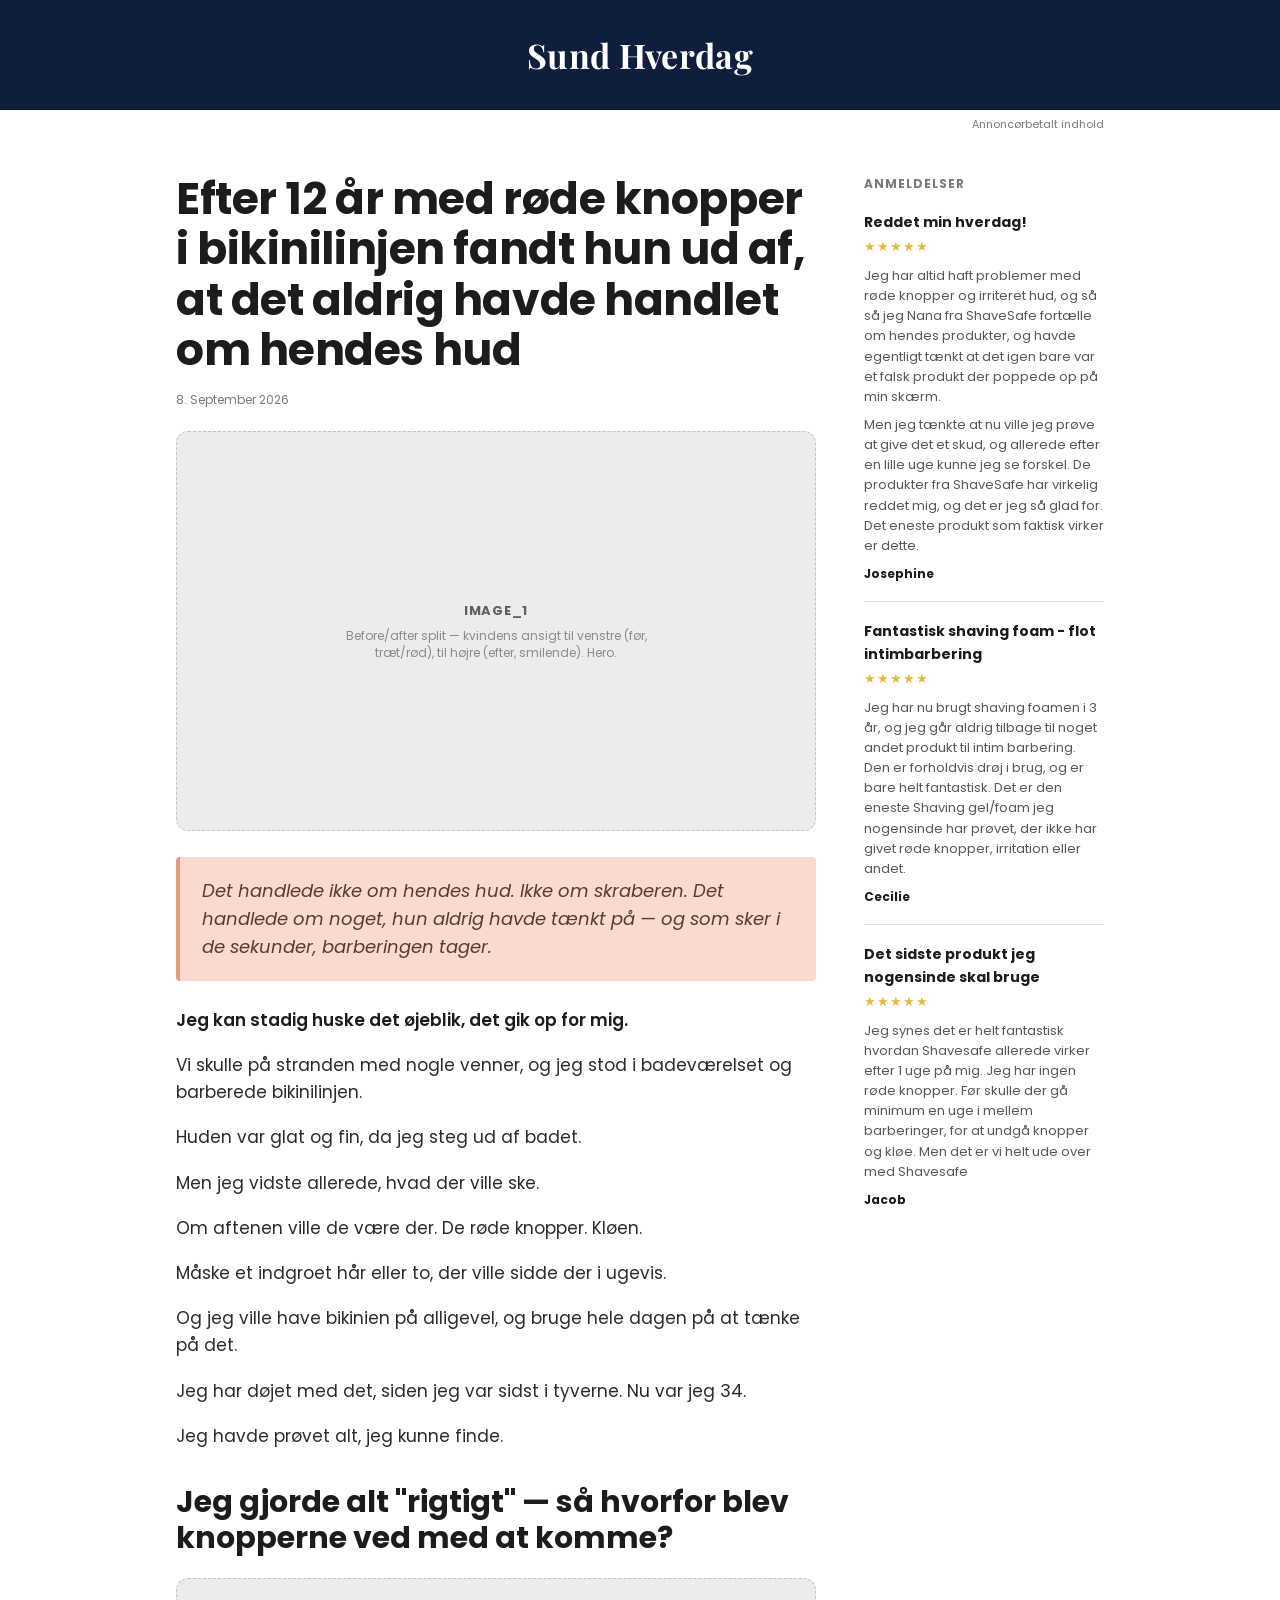
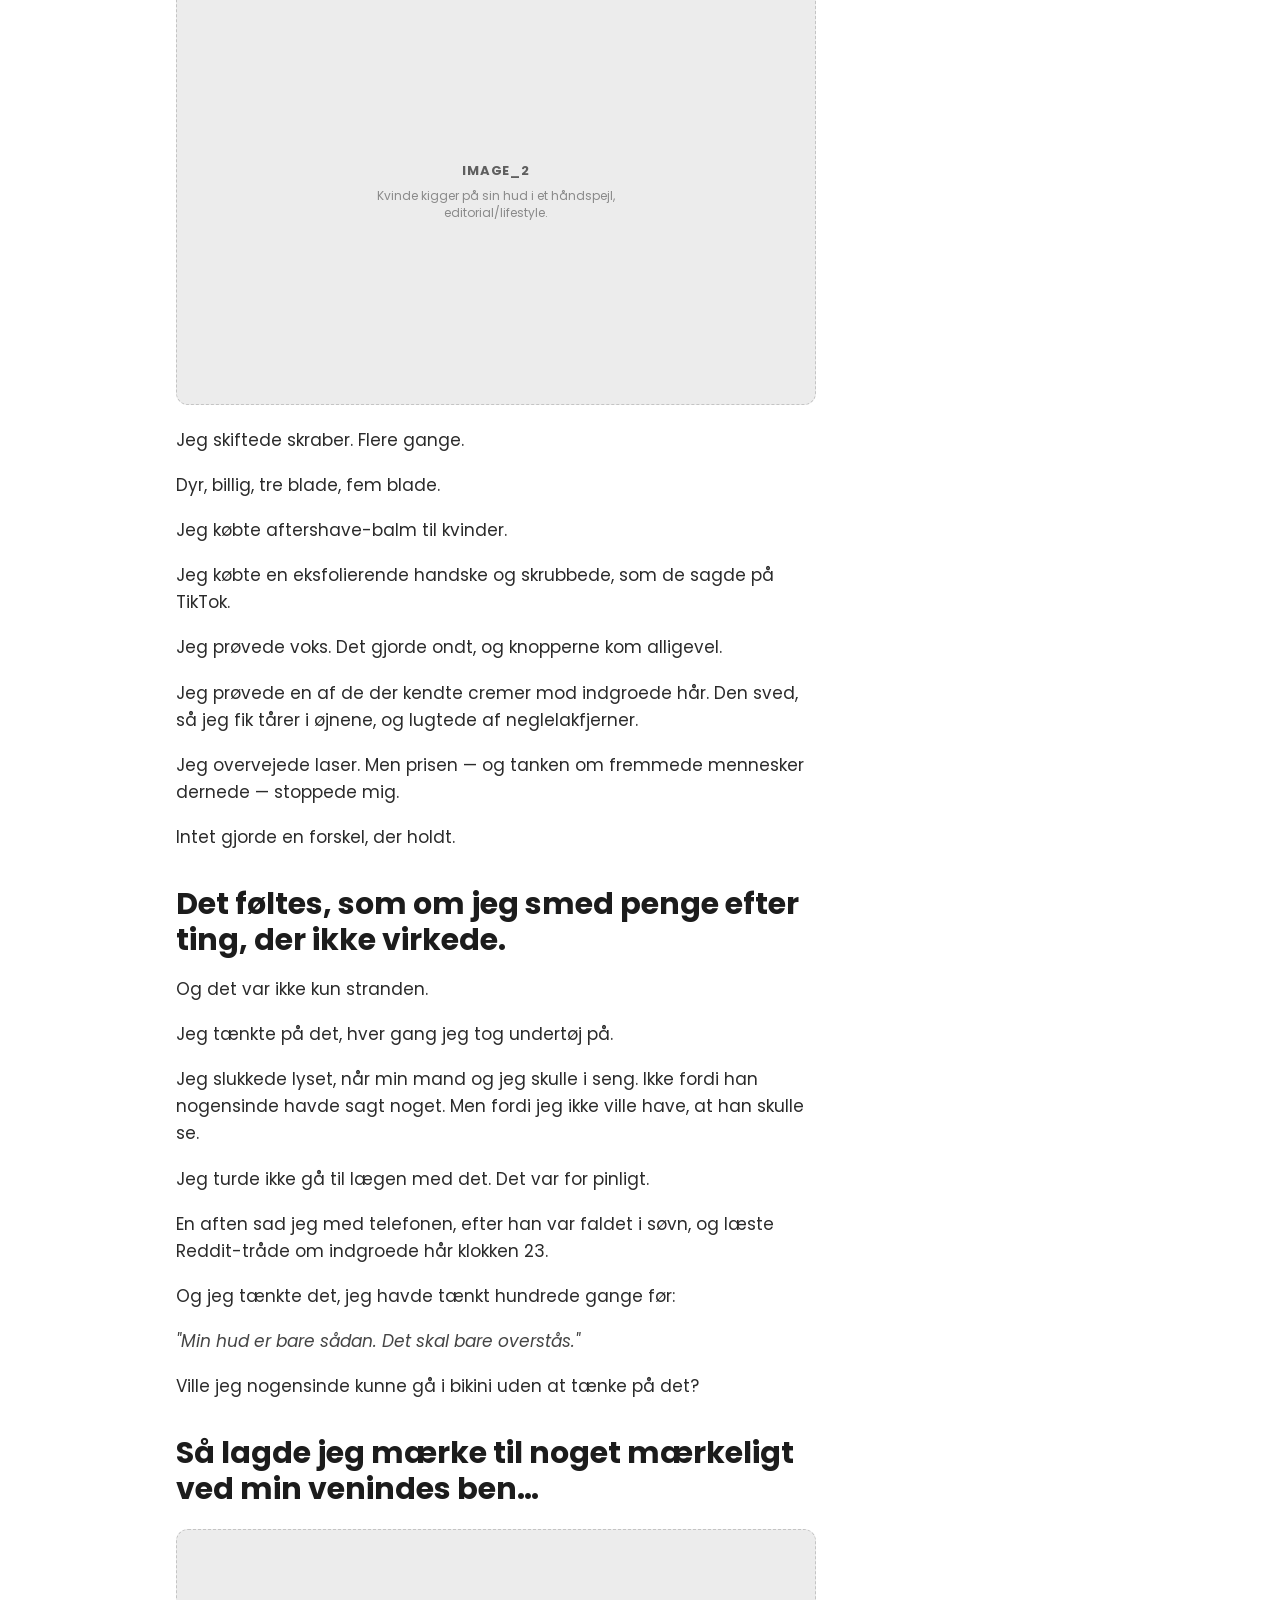
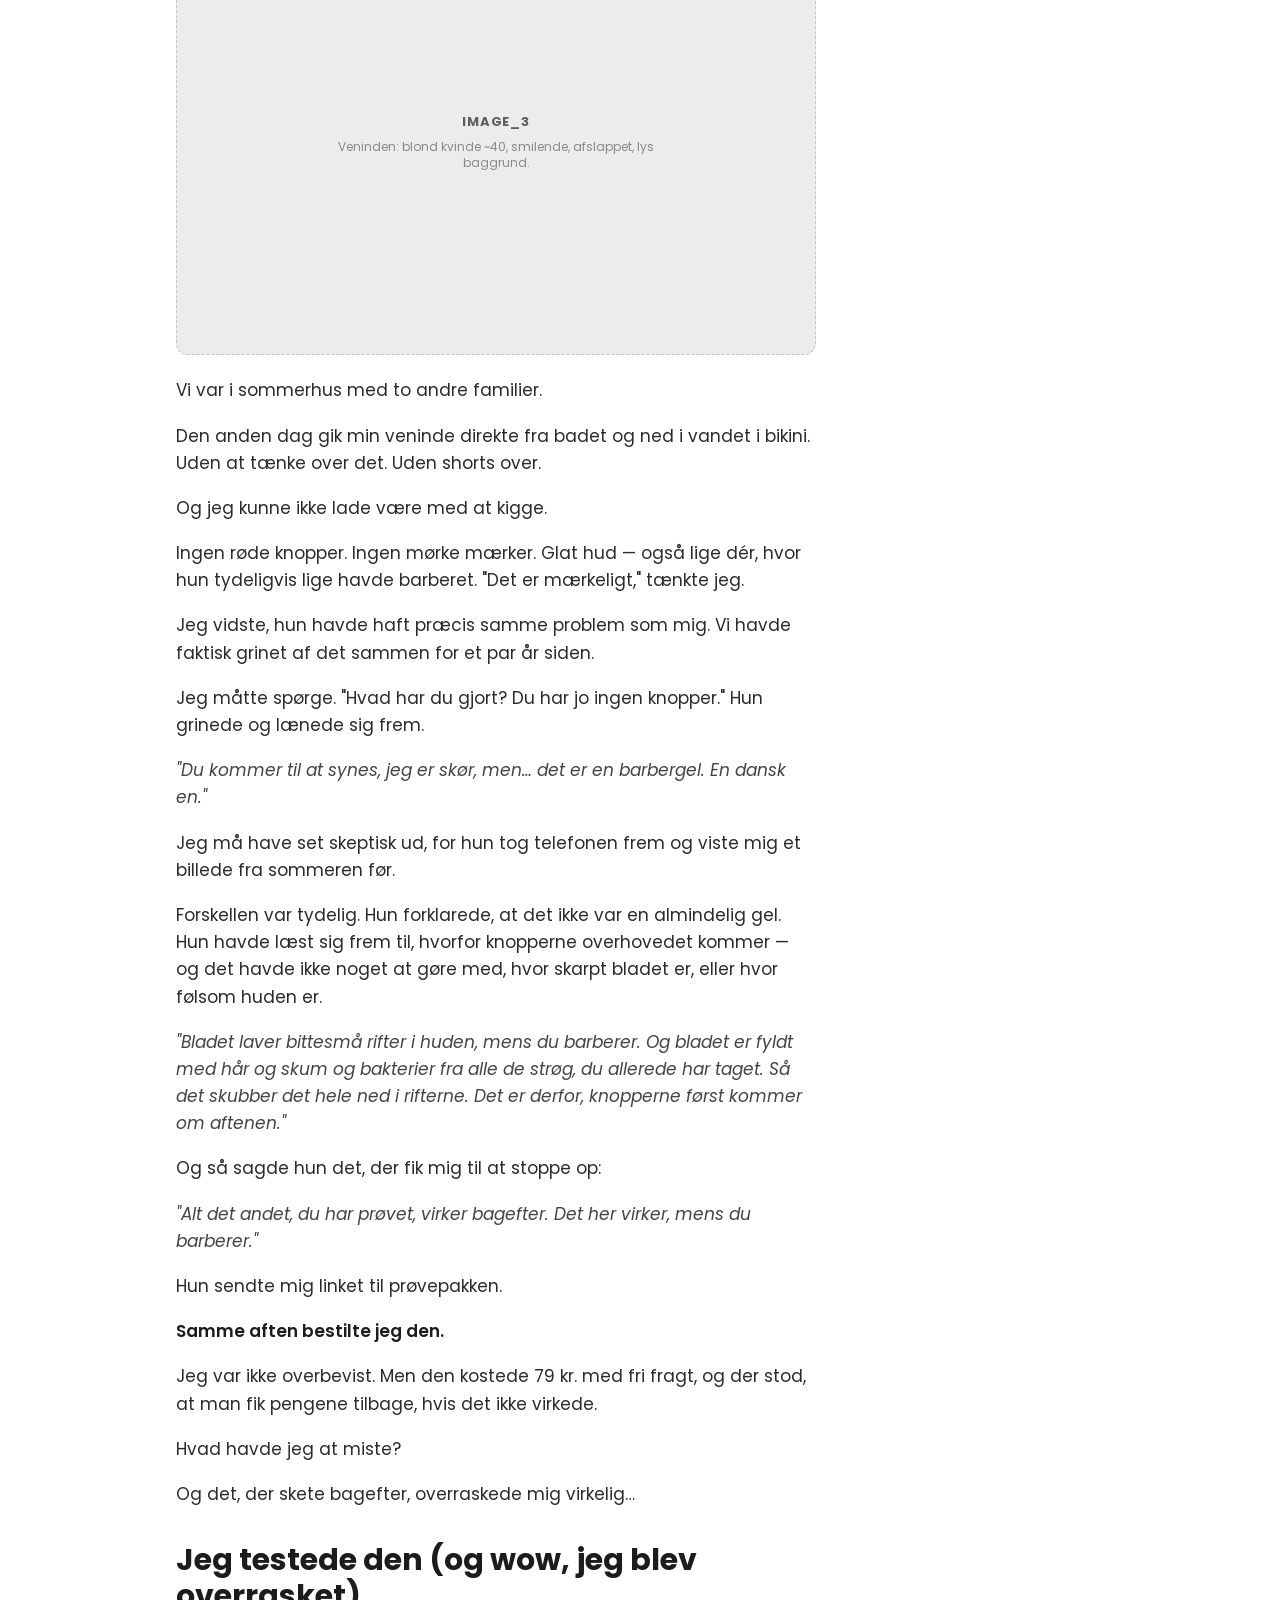
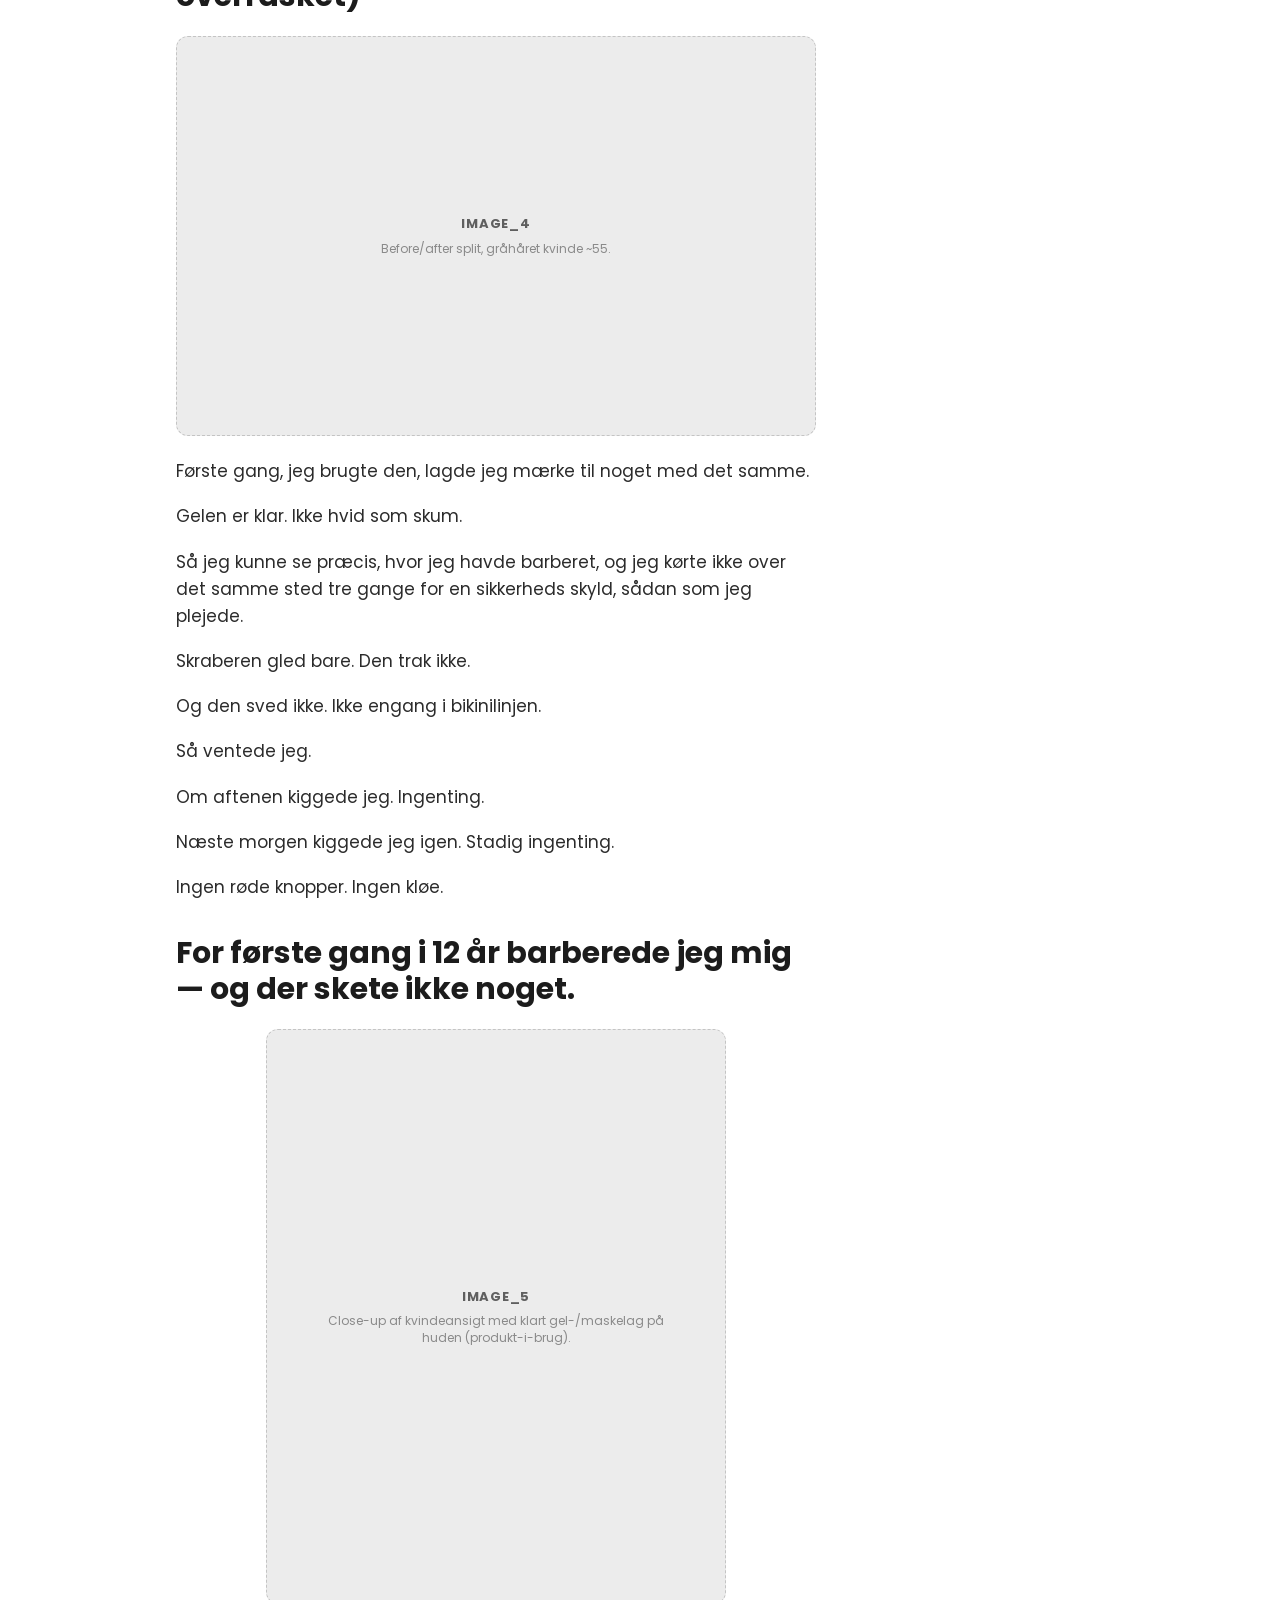
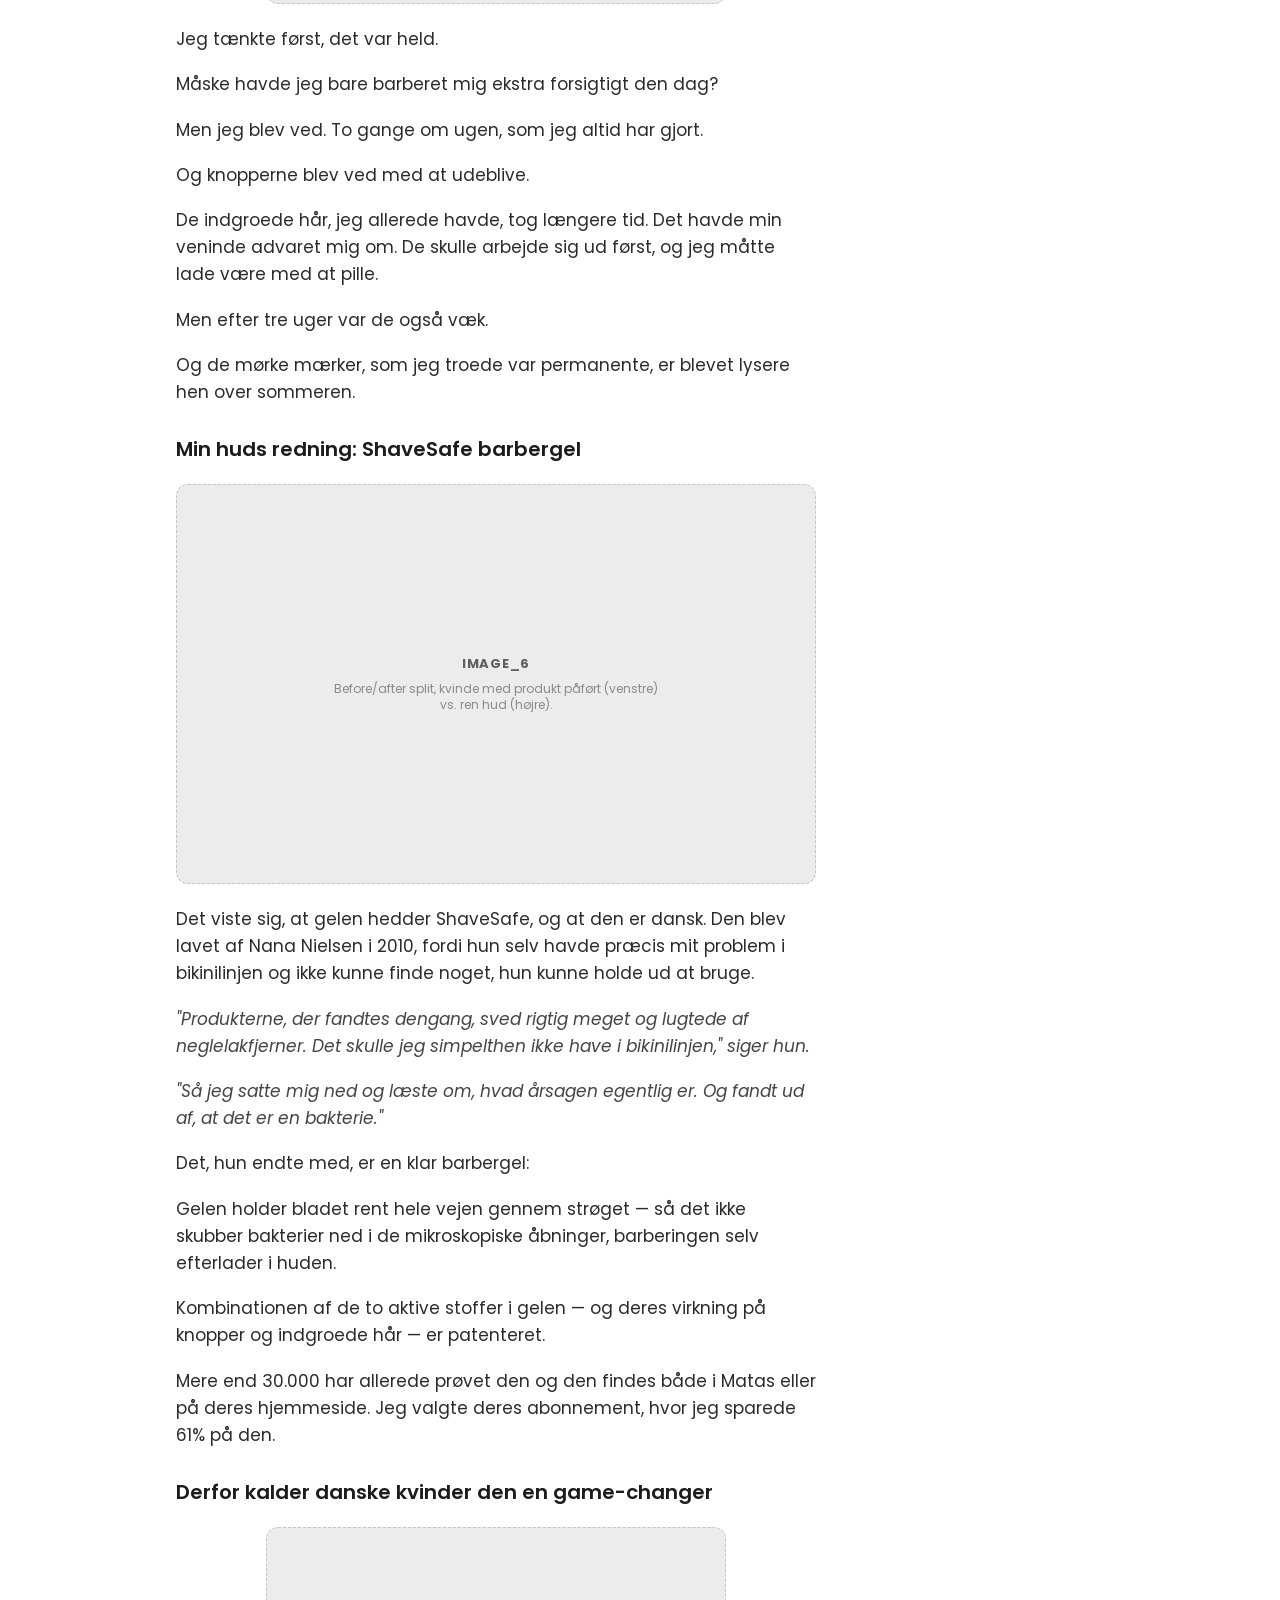
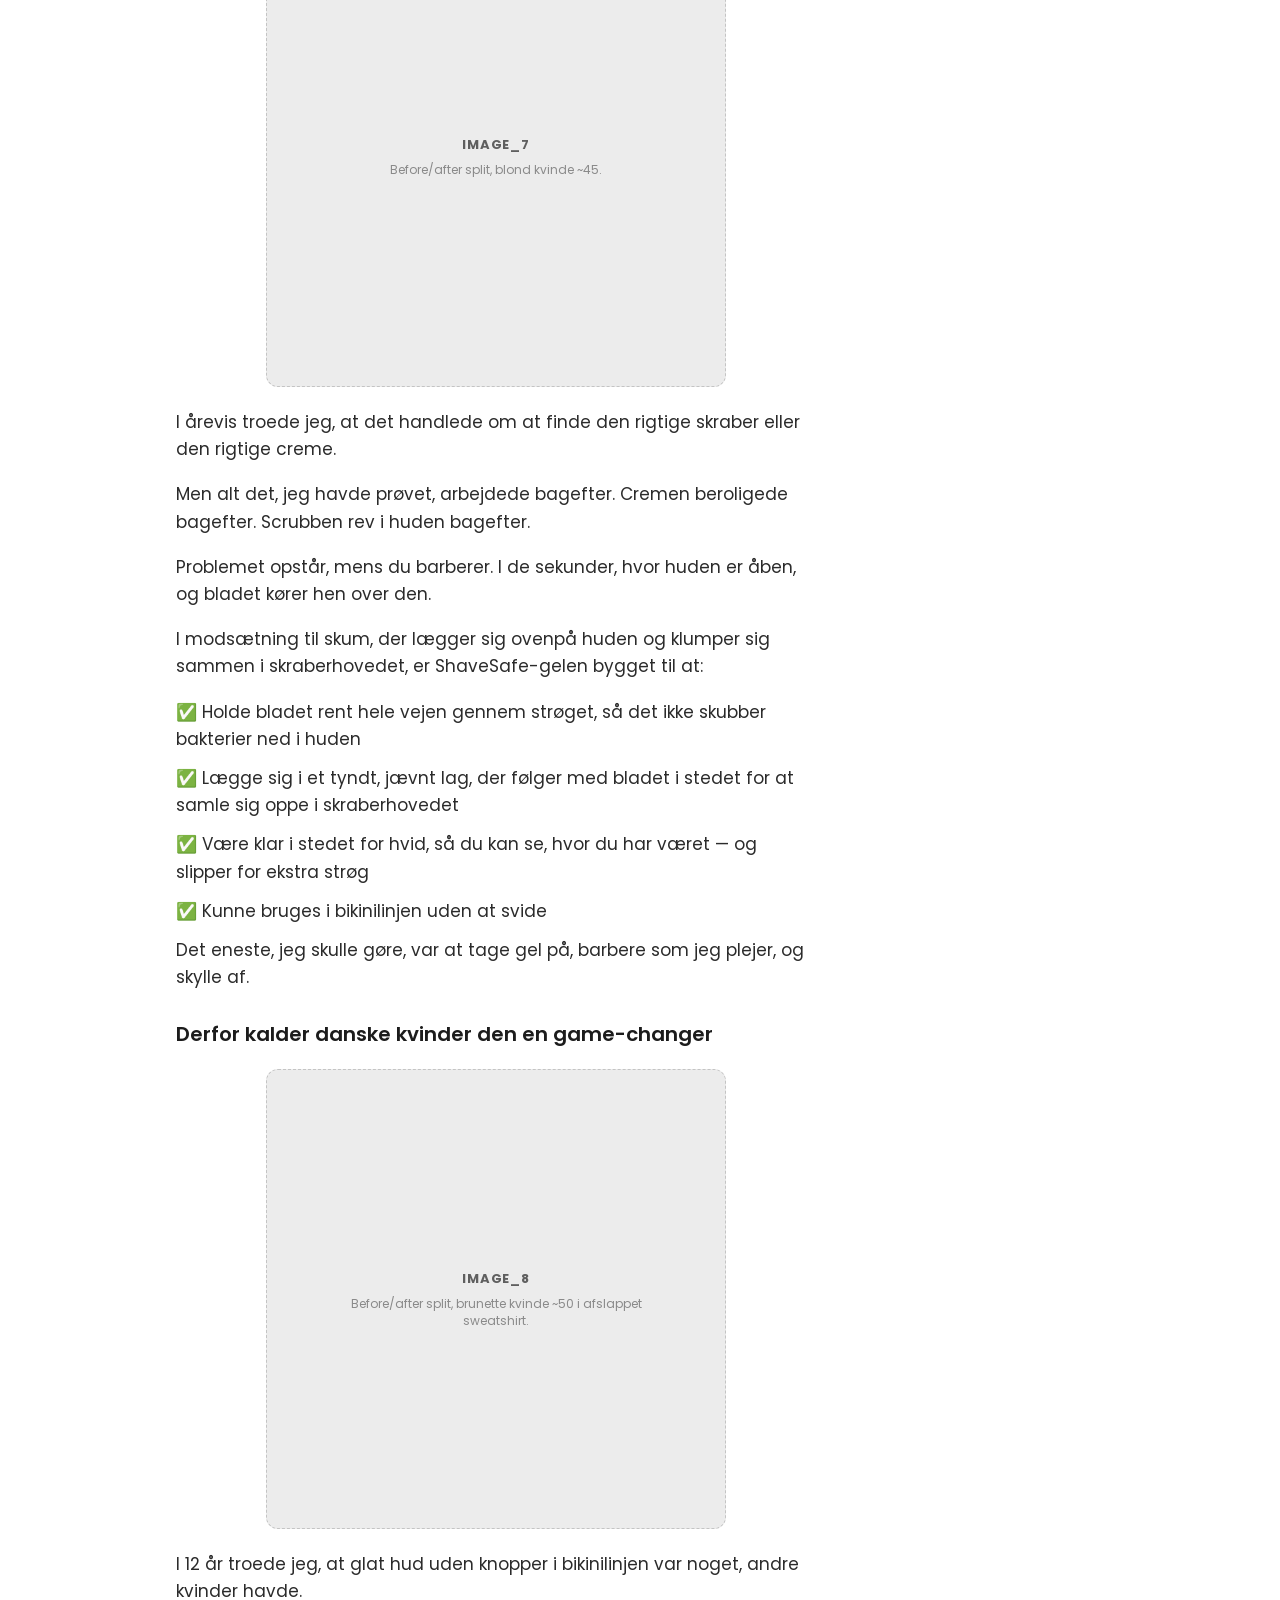
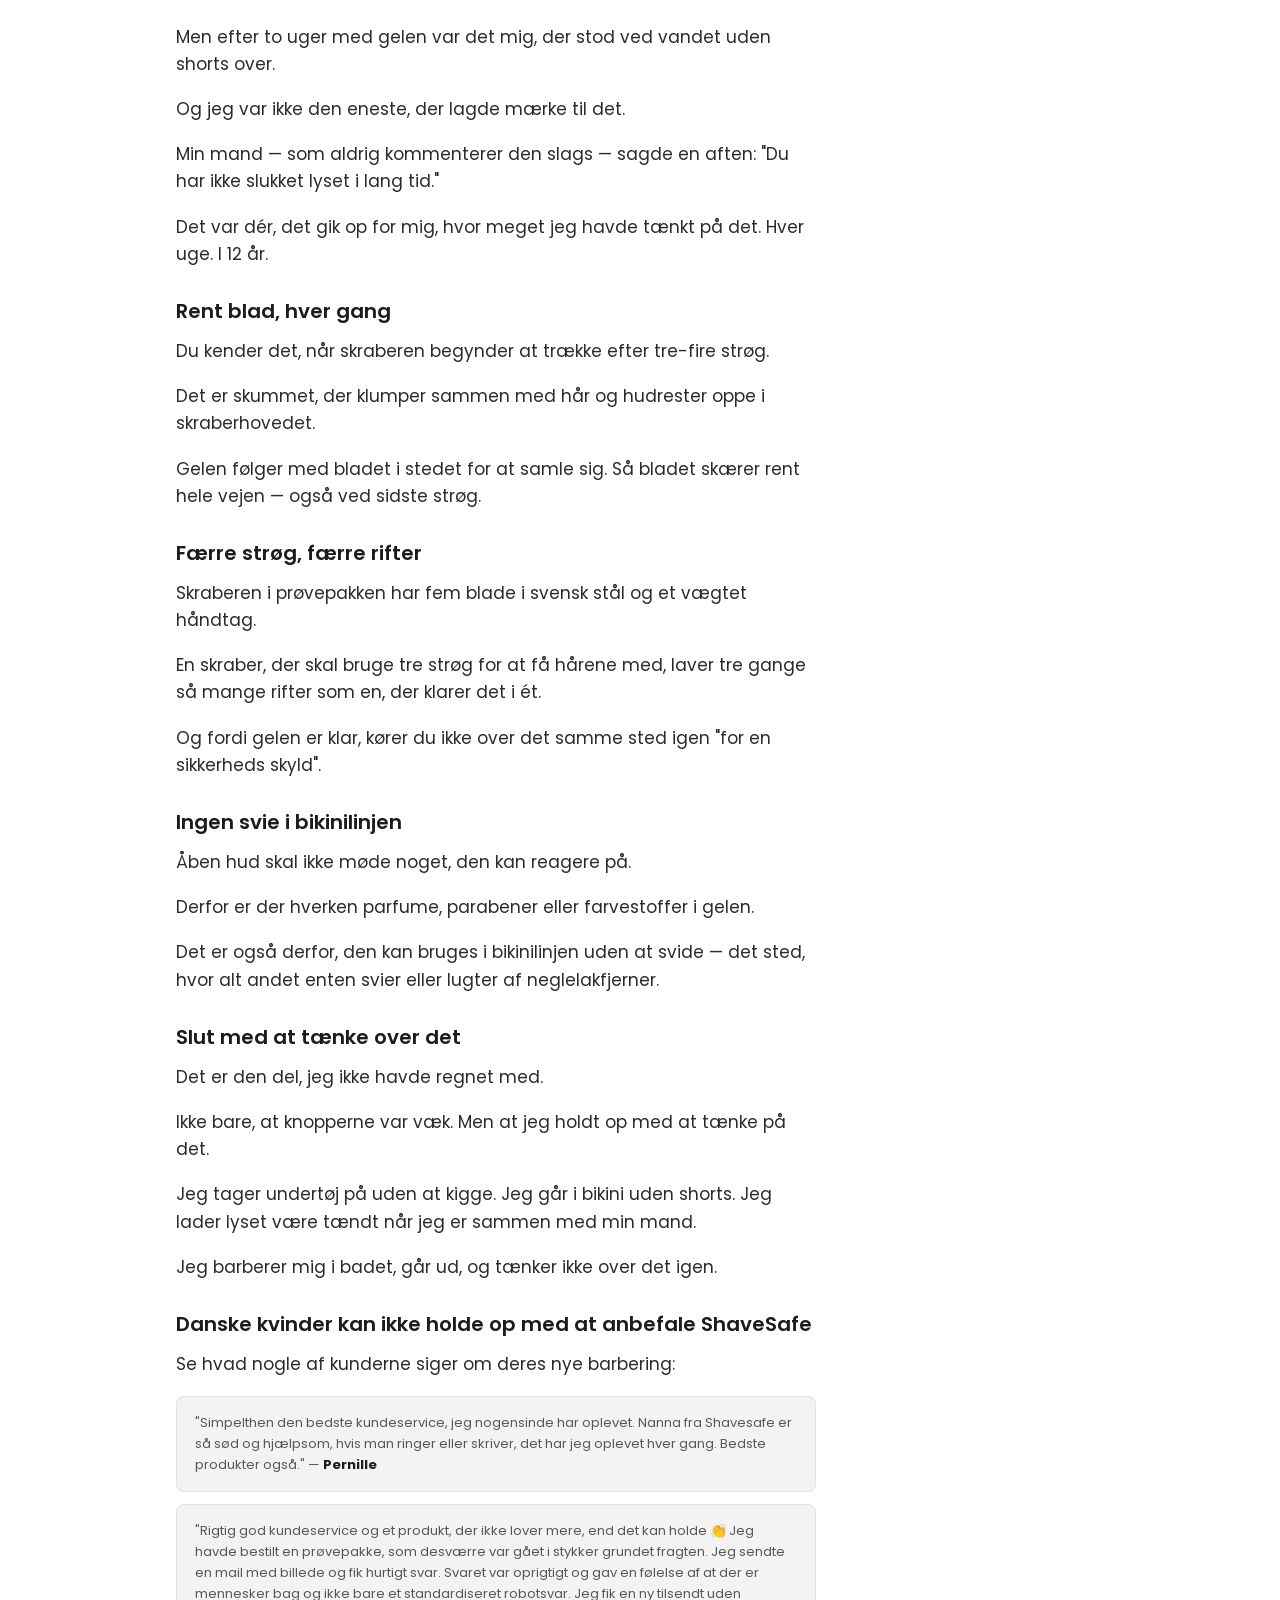
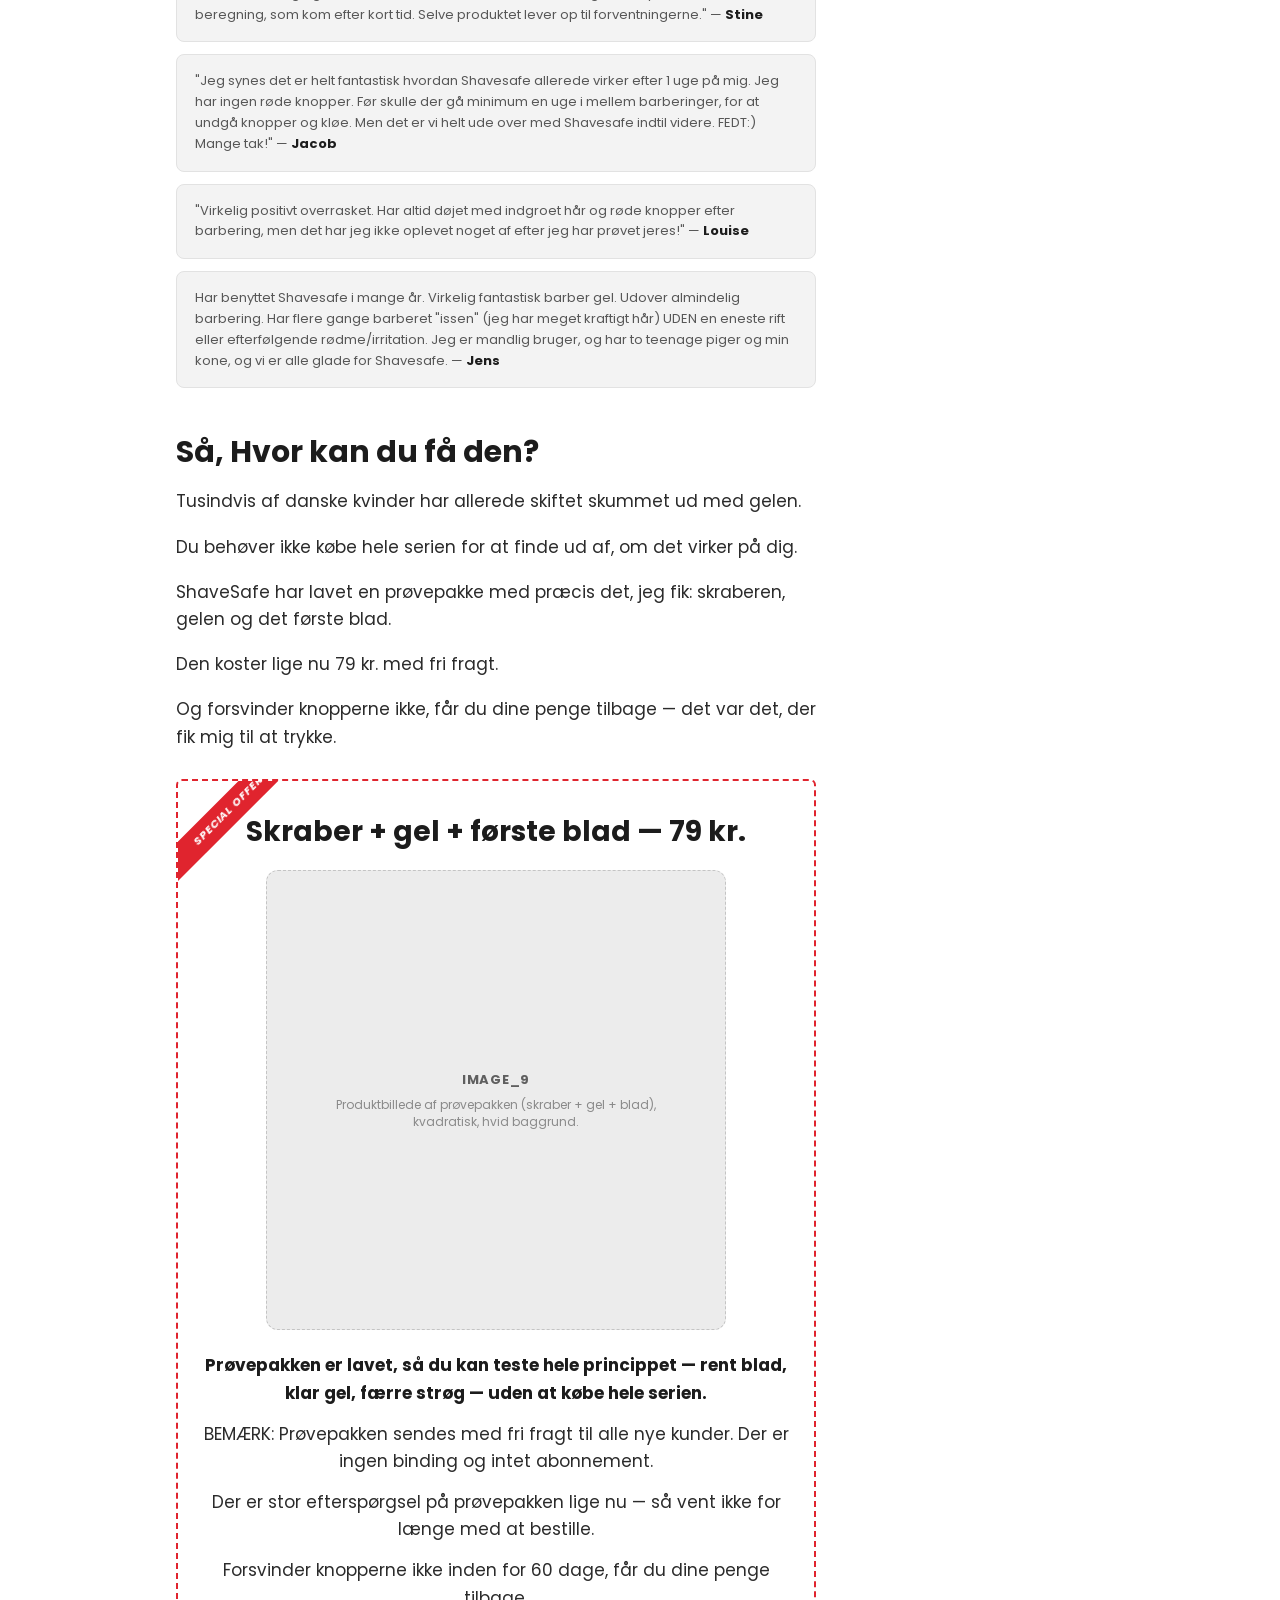
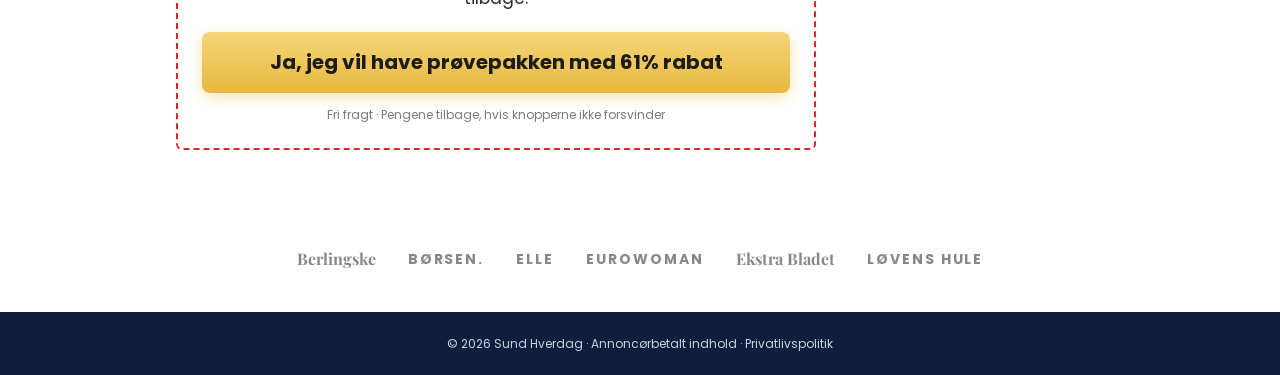
<file: pages/sundhverdag/index.html>
<!DOCTYPE html>
<html lang="da">
<head>
  <meta charset="UTF-8" />
  <meta name="viewport" content="width=device-width, initial-scale=1.0" />
  <!-- Meta Pixel Code -->
  <script>
  !function(f,b,e,v,n,t,s)
  {if(f.fbq)return;n=f.fbq=function(){n.callMethod?
  n.callMethod.apply(n,arguments):n.queue.push(arguments)};
  if(!f._fbq)f._fbq=n;n.push=n;n.loaded=!0;n.version='2.0';
  n.queue=[];t=b.createElement(e);t.async=!0;
  t.src=v;s=b.getElementsByTagName(e)[0];
  s.parentNode.insertBefore(t,s)}(window, document,'script',
  'https://connect.facebook.net/en_US/fbevents.js');
  fbq('init', '1342341102497517');
  fbq('track', 'PageView');
  </script>
  <noscript><img height="1" width="1" style="display:none"
  src="https://www.facebook.com/tr?id=1342341102497517&ev=PageView&noscript=1"
  /></noscript>
  <!-- End Meta Pixel Code -->
  <title>Efter 12 år med røde knopper i bikinilinjen fandt hun ud af, at det aldrig havde handlet om hendes hud — Sund Hverdag</title>
  <meta name="description" content="Efter 12 år med røde knopper i bikinilinjen fandt hun ud af, at det aldrig havde handlet om hendes hud." />
  <link rel="preconnect" href="https://fonts.googleapis.com" />
  <link rel="preconnect" href="https://fonts.gstatic.com" crossorigin />
  <link href="https://fonts.googleapis.com/css2?family=Playfair+Display:wght@700&family=Poppins:ital,wght@0,400;0,600;0,700;1,400;1,600&display=swap" rel="stylesheet" />
  <style>
    :root {
      --navy: #0f1e3d;
      --ink: #1c1c1c;
      --body: #2b2b2b;
      --muted: #7a7a7a;
      --salmon: #fbd9cf;
      --salmon-border: #e79b86;
      --red: #e0242e;
      --gold-a: #f5d67a;
      --gold-b: #e6b83e;
      --card: #f3f3f3;
      --border: #e2e2e2;
      --col: 680px;
    }

    * { box-sizing: border-box; margin: 0; padding: 0; }
    html { -webkit-text-size-adjust: 100%; }
    body {
      font-family: 'Poppins', -apple-system, BlinkMacSystemFont, sans-serif;
      font-size: 17px;
      line-height: 1.6;
      color: var(--body);
      background: #fff;
      -webkit-font-smoothing: antialiased;
    }
    img { max-width: 100%; height: auto; display: block; }

    /* ── 1. MASTHEAD ── */
    .masthead {
      background: var(--navy);
      min-height: 110px;
      display: flex;
      align-items: center;
      justify-content: center;
    }
    .masthead-title {
      font-family: 'Playfair Display', Georgia, serif;
      font-weight: 700;
      font-size: 34px;
      color: #fff;
      letter-spacing: 0.01em;
    }
    .adlabel {
      max-width: 968px;
      margin: 0 auto;
      padding: 6px 20px 0;
      text-align: right;
      font-size: 11px;
      color: var(--muted);
    }

    /* ── LAYOUT WRAP ── */
    .wrap {
      max-width: 968px;
      margin: 0 auto;
      padding: 28px 20px 0;
    }
    @media (min-width: 1024px) {
      .wrap {
        display: grid;
        grid-template-columns: minmax(0, var(--col)) 240px;
        column-gap: 48px;
        align-items: start;
        padding: 40px 20px 0;
      }
      .article-main { grid-column: 1; grid-row: 1; }
      .article-rest { grid-column: 1; grid-row: 2; }
      .sidebar {
        grid-column: 2;
        grid-row: 1 / 3;
        align-self: start;
        position: sticky;
        top: 24px;
      }
    }
    .article-main, .article-rest { max-width: var(--col); }

    /* ── 2. ARTICLE HEADER ── */
    h1 {
      font-family: 'Poppins', sans-serif;
      font-weight: 700;
      font-size: 32px;
      line-height: 1.15;
      letter-spacing: -0.01em;
      color: var(--ink);
      margin-bottom: 14px;
    }
    @media (min-width: 768px) { h1 { font-size: 44px; } }

    .dateline {
      font-size: 12px;
      color: var(--muted);
      margin-bottom: 22px;
    }

    .pullquote {
      background: var(--salmon);
      border-left: 4px solid var(--salmon-border);
      border-radius: 4px;
      padding: 20px 22px;
      font-style: italic;
      font-size: 18px;
      line-height: 1.55;
      color: #5c3a30;
      margin: 26px 0;
    }

    /* ── 3. ARTICLE BODY ── */
    .article-main p, .article-rest p { margin-bottom: 18px; }
    .article-main p.italic, .article-rest p.italic { font-style: italic; color: #444; }
    .article-main p.lead, .article-rest p.lead { font-weight: 600; color: var(--ink); }
    .article-main p.check, .article-rest p.check { margin-bottom: 12px; }

    h2 {
      font-family: 'Poppins', sans-serif;
      font-weight: 700;
      font-size: 30px;
      line-height: 1.2;
      color: var(--ink);
      margin: 34px 0 18px;
    }
    h3 {
      font-family: 'Poppins', sans-serif;
      font-weight: 600;
      font-size: 20px;
      line-height: 1.3;
      color: var(--ink);
      margin: 30px 0 14px;
    }

    /* ── IMAGE SLOTS (placeholders until real files are dropped in /img) ── */
    .img-slot {
      background: #ececec;
      border: 1px dashed #c4c4c4;
      border-radius: 12px;
      display: flex;
      flex-direction: column;
      align-items: center;
      justify-content: center;
      text-align: center;
      color: #8a8a8a;
      padding: 18px;
      margin: 22px 0;
      width: 100%;
    }
    .img-slot .slot-name { font-weight: 700; font-size: 13px; letter-spacing: 0.06em; color: #5f5f5f; margin-bottom: 6px; }
    .img-slot .slot-desc { font-size: 12px; line-height: 1.4; max-width: 340px; }
    .ar-16-10 { aspect-ratio: 16 / 10; }
    .ar-3-2 { aspect-ratio: 3 / 2; }
    .ar-4-5 { aspect-ratio: 4 / 5; max-width: 460px; margin-left: auto; margin-right: auto; }
    .ar-1-1 { aspect-ratio: 1 / 1; max-width: 460px; margin-left: auto; margin-right: auto; }
    .article-img { border-radius: 12px; overflow: hidden; margin: 22px 0; }
    .article-img img { width: 100%; }

    /* ── 4. REVIEW CARDS ── */
    .review-cards { margin: 8px 0 4px; }
    .review-card {
      background: var(--card);
      border: 1px solid var(--border);
      border-radius: 8px;
      padding: 16px 18px;
      font-size: 13px;
      line-height: 1.6;
      color: #575757;
      margin-bottom: 12px;
    }
    .review-card .reviewer { font-weight: 700; color: var(--ink); }

    /* ── SIDEBAR ── */
    .sidebar-block { padding: 4px 0 18px; }
    .sidebar-block + .sidebar-block { border-top: 1px solid var(--border); padding-top: 18px; }
    .sidebar-title { font-weight: 700; font-size: 14px; color: var(--ink); margin-bottom: 4px; }
    .stars { color: #e6b83e; font-size: 13px; letter-spacing: 1px; margin-bottom: 8px; }
    .sidebar-text { font-size: 13px; line-height: 1.55; color: #575757; margin-bottom: 8px; }
    .sidebar-name { font-weight: 700; font-size: 12px; color: var(--ink); }
    .sidebar-heading { font-size: 12px; font-weight: 700; letter-spacing: 0.08em; text-transform: uppercase; color: var(--muted); margin-bottom: 14px; }

    /* ── 5. OFFER BOX ── */
    .offer-box {
      position: relative;
      border: 2px dashed var(--red);
      background: #fff;
      border-radius: 6px;
      padding: 28px 24px 24px;
      margin: 28px 0;
      text-align: center;
      overflow: hidden;
    }
    .offer-badge {
      position: absolute;
      top: 16px;
      left: -42px;
      transform: rotate(-45deg);
      background: var(--red);
      color: #fff;
      font-style: italic;
      font-weight: 700;
      text-transform: uppercase;
      font-size: 11px;
      letter-spacing: 0.08em;
      padding: 5px 46px;
    }
    .offer-heading {
      font-family: 'Poppins', sans-serif;
      font-weight: 700;
      font-size: 28px;
      line-height: 1.2;
      color: var(--ink);
      margin: 6px 0 18px;
    }
    .offer-box p { margin-bottom: 14px; }
    .offer-box p.strong { font-weight: 700; color: var(--ink); }
    .offer-box .img-slot, .offer-box .article-img { margin-left: auto; margin-right: auto; }
    .cta-btn {
      display: block;
      width: 100%;
      background: linear-gradient(180deg, var(--gold-a), var(--gold-b));
      color: #1c1c1c;
      font-family: 'Poppins', sans-serif;
      font-weight: 700;
      font-size: 20px;
      line-height: 1.25;
      text-align: center;
      text-decoration: none;
      padding: 18px 20px;
      border-radius: 8px;
      box-shadow: 0 4px 14px rgba(230, 184, 62, 0.4);
      transition: filter 0.2s ease, transform 0.2s ease;
      margin: 20px 0 12px;
    }
    .cta-btn:hover { filter: brightness(0.94); transform: translateY(-1px); }
    .cta-sub { font-size: 12px; color: var(--muted); }

    /* ── 6. PRESS STRIP ── */
    .press {
      max-width: 968px;
      margin: 40px auto 0;
      padding: 28px 20px 40px;
      display: flex;
      flex-wrap: wrap;
      align-items: center;
      justify-content: center;
      gap: 14px 32px;
      filter: grayscale(1);
      opacity: 0.7;
    }
    .press-item { font-size: 16px; color: #555; white-space: nowrap; }
    .press-item.serif { font-family: 'Playfair Display', Georgia, serif; font-weight: 700; }
    .press-item.caps { font-weight: 700; letter-spacing: 0.14em; text-transform: uppercase; font-size: 14px; }

    /* ── 7. FOOTER ── */
    .footer {
      background: var(--navy);
      color: #c9d2e2;
      text-align: center;
      font-size: 12px;
      padding: 22px 20px;
    }

    /* ── STICKY MOBILE CTA ── */
    .sticky-cta {
      position: fixed;
      left: 0; right: 0; bottom: 0;
      z-index: 50;
      background: rgba(255,255,255,0.97);
      border-top: 1px solid var(--border);
      box-shadow: 0 -4px 16px rgba(0,0,0,0.08);
      padding: 10px 14px;
      transform: translateY(120%);
      transition: transform 0.3s ease;
    }
    .sticky-cta.visible { transform: none; }
    .sticky-cta .cta-btn { margin: 0; font-size: 17px; padding: 14px 16px; box-shadow: none; }
    @media (min-width: 1024px) { .sticky-cta { display: none; } }

    /* extra bottom room so sticky bar never covers footer content on mobile */
    @media (max-width: 1023px) { body { padding-bottom: 4px; } }
  </style>
</head>
<body>

  <!-- ═══ 1. MASTHEAD ═══ -->
  <header class="masthead">
    <div class="masthead-title">Sund Hverdag</div>
  </header>
  <div class="adlabel">Annoncørbetalt indhold</div>

  <div class="wrap">

    <!-- ═══ ARTICLE (main) ═══ -->
    <div class="article-main">

      <!-- 2. Article header -->
      <h1>Efter 12 år med røde knopper i bikinilinjen fandt hun ud af, at det aldrig havde handlet om hendes hud</h1>
      <div class="dateline">8. September 2026</div>

      <!-- IMAGE_1 · before/after hero · 16:10 -->
      <!-- To use a real image, replace this .img-slot with:
           <div class="article-img ar-16-10"><img src="../../img/FILE.jpg" alt="Før og efter — kvinde" /></div> -->
      <div class="img-slot ar-16-10">
        <span class="slot-name">IMAGE_1</span>
        <span class="slot-desc">Before/after split — kvindens ansigt til venstre (før, træt/rød), til højre (efter, smilende). Hero.</span>
      </div>

      <div class="pullquote">Det handlede ikke om hendes hud. Ikke om skraberen. Det handlede om noget, hun aldrig havde tænkt på — og som sker i de sekunder, barberingen tager.</div>

      <!-- 3. Article body -->
      <p class="lead">Jeg kan stadig huske det øjeblik, det gik op for mig.</p>
      <p>Vi skulle på stranden med nogle venner, og jeg stod i badeværelset og barberede bikinilinjen.</p>
      <p>Huden var glat og fin, da jeg steg ud af badet.</p>
      <p>Men jeg vidste allerede, hvad der ville ske.</p>
      <p>Om aftenen ville de være der. De røde knopper. Kløen.</p>
      <p>Måske et indgroet hår eller to, der ville sidde der i ugevis.</p>
      <p>Og jeg ville have bikinien på alligevel, og bruge hele dagen på at tænke på det.</p>
      <p>Jeg har døjet med det, siden jeg var sidst i tyverne. Nu var jeg 34.</p>
      <p>Jeg havde prøvet alt, jeg kunne finde.</p>

      <h2>Jeg gjorde alt "rigtigt" — så hvorfor blev knopperne ved med at komme?</h2>

      <!-- IMAGE_2 · woman in hand mirror · 3:2 -->
      <div class="img-slot ar-3-2">
        <span class="slot-name">IMAGE_2</span>
        <span class="slot-desc">Kvinde kigger på sin hud i et håndspejl, editorial/lifestyle.</span>
      </div>

      <p>Jeg skiftede skraber. Flere gange.</p>
      <p>Dyr, billig, tre blade, fem blade.</p>
      <p>Jeg købte aftershave-balm til kvinder.</p>
      <p>Jeg købte en eksfolierende handske og skrubbede, som de sagde på TikTok.</p>
      <p>Jeg prøvede voks. Det gjorde ondt, og knopperne kom alligevel.</p>
      <p>Jeg prøvede en af de der kendte cremer mod indgroede hår. Den sved, så jeg fik tårer i øjnene, og lugtede af neglelakfjerner.</p>
      <p>Jeg overvejede laser. Men prisen — og tanken om fremmede mennesker dernede — stoppede mig.</p>
      <p>Intet gjorde en forskel, der holdt.</p>

      <h2>Det føltes, som om jeg smed penge efter ting, der ikke virkede.</h2>

      <p>Og det var ikke kun stranden.</p>
      <p>Jeg tænkte på det, hver gang jeg tog undertøj på.</p>
      <p>Jeg slukkede lyset, når min mand og jeg skulle i seng. Ikke fordi han nogensinde havde sagt noget. Men fordi jeg ikke ville have, at han skulle se.</p>
      <p>Jeg turde ikke gå til lægen med det. Det var for pinligt.</p>
      <p>En aften sad jeg med telefonen, efter han var faldet i søvn, og læste Reddit-tråde om indgroede hår klokken 23.</p>
      <p>Og jeg tænkte det, jeg havde tænkt hundrede gange før:</p>
      <p class="italic">"Min hud er bare sådan. Det skal bare overstås."</p>
      <p>Ville jeg nogensinde kunne gå i bikini uden at tænke på det?</p>

      <h2>Så lagde jeg mærke til noget mærkeligt ved min venindes ben…</h2>

      <!-- IMAGE_3 · friend, blonde, smiling · 3:2 -->
      <div class="img-slot ar-3-2">
        <span class="slot-name">IMAGE_3</span>
        <span class="slot-desc">Veninden: blond kvinde ~40, smilende, afslappet, lys baggrund.</span>
      </div>

      <p>Vi var i sommerhus med to andre familier.</p>
      <p>Den anden dag gik min veninde direkte fra badet og ned i vandet i bikini. Uden at tænke over det. Uden shorts over.</p>
      <p>Og jeg kunne ikke lade være med at kigge.</p>
      <p>Ingen røde knopper. Ingen mørke mærker. Glat hud — også lige dér, hvor hun tydeligvis lige havde barberet. "Det er mærkeligt," tænkte jeg.</p>
      <p>Jeg vidste, hun havde haft præcis samme problem som mig. Vi havde faktisk grinet af det sammen for et par år siden.</p>
      <p>Jeg måtte spørge. "Hvad har du gjort? Du har jo ingen knopper." Hun grinede og lænede sig frem.</p>
      <p class="italic">"Du kommer til at synes, jeg er skør, men… det er en barbergel. En dansk en."</p>
      <p>Jeg må have set skeptisk ud, for hun tog telefonen frem og viste mig et billede fra sommeren før.</p>
      <p>Forskellen var tydelig. Hun forklarede, at det ikke var en almindelig gel. Hun havde læst sig frem til, hvorfor knopperne overhovedet kommer — og det havde ikke noget at gøre med, hvor skarpt bladet er, eller hvor følsom huden er.</p>
      <p class="italic">"Bladet laver bittesmå rifter i huden, mens du barberer. Og bladet er fyldt med hår og skum og bakterier fra alle de strøg, du allerede har taget. Så det skubber det hele ned i rifterne. Det er derfor, knopperne først kommer om aftenen."</p>
      <p>Og så sagde hun det, der fik mig til at stoppe op:</p>
      <p class="italic">"Alt det andet, du har prøvet, virker bagefter. Det her virker, mens du barberer."</p>
      <p>Hun sendte mig linket til prøvepakken.</p>
      <p class="lead">Samme aften bestilte jeg den.</p>
      <p>Jeg var ikke overbevist. Men den kostede 79 kr. med fri fragt, og der stod, at man fik pengene tilbage, hvis det ikke virkede.</p>
      <p>Hvad havde jeg at miste?</p>
      <p>Og det, der skete bagefter, overraskede mig virkelig…</p>

      <h2>Jeg testede den (og wow, jeg blev overrasket)</h2>

      <!-- IMAGE_4 · before/after, grey hair · 16:10 -->
      <div class="img-slot ar-16-10">
        <span class="slot-name">IMAGE_4</span>
        <span class="slot-desc">Before/after split, gråhåret kvinde ~55.</span>
      </div>

      <p>Første gang, jeg brugte den, lagde jeg mærke til noget med det samme.</p>
      <p>Gelen er klar. Ikke hvid som skum.</p>
      <p>Så jeg kunne se præcis, hvor jeg havde barberet, og jeg kørte ikke over det samme sted tre gange for en sikkerheds skyld, sådan som jeg plejede.</p>
      <p>Skraberen gled bare. Den trak ikke.</p>
      <p>Og den sved ikke. Ikke engang i bikinilinjen.</p>
      <p>Så ventede jeg.</p>
      <p>Om aftenen kiggede jeg. Ingenting.</p>
      <p>Næste morgen kiggede jeg igen. Stadig ingenting.</p>
      <p>Ingen røde knopper. Ingen kløe.</p>

      <h2>For første gang i 12 år barberede jeg mig — og der skete ikke noget.</h2>

      <!-- IMAGE_5 · face close-up, gel on skin · 4:5 -->
      <div class="img-slot ar-4-5">
        <span class="slot-name">IMAGE_5</span>
        <span class="slot-desc">Close-up af kvindeansigt med klart gel-/maskelag på huden (produkt-i-brug).</span>
      </div>

      <p>Jeg tænkte først, det var held.</p>
      <p>Måske havde jeg bare barberet mig ekstra forsigtigt den dag?</p>
      <p>Men jeg blev ved. To gange om ugen, som jeg altid har gjort.</p>
      <p>Og knopperne blev ved med at udeblive.</p>
      <p>De indgroede hår, jeg allerede havde, tog længere tid. Det havde min veninde advaret mig om. De skulle arbejde sig ud først, og jeg måtte lade være med at pille.</p>
      <p>Men efter tre uger var de også væk.</p>
      <p>Og de mørke mærker, som jeg troede var permanente, er blevet lysere hen over sommeren.</p>

      <h3>Min huds redning: ShaveSafe barbergel</h3>

      <!-- IMAGE_6 · before/after, mask vs clean · 16:10 -->
      <div class="img-slot ar-16-10">
        <span class="slot-name">IMAGE_6</span>
        <span class="slot-desc">Before/after split, kvinde med produkt påført (venstre) vs. ren hud (højre).</span>
      </div>

      <p>Det viste sig, at gelen hedder ShaveSafe, og at den er dansk. Den blev lavet af Nana Nielsen i 2010, fordi hun selv havde præcis mit problem i bikinilinjen og ikke kunne finde noget, hun kunne holde ud at bruge.</p>
      <p class="italic">"Produkterne, der fandtes dengang, sved rigtig meget og lugtede af neglelakfjerner. Det skulle jeg simpelthen ikke have i bikinilinjen," siger hun.</p>
      <p class="italic">"Så jeg satte mig ned og læste om, hvad årsagen egentlig er. Og fandt ud af, at det er en bakterie."</p>
      <p>Det, hun endte med, er en klar barbergel:</p>
      <p>Gelen holder bladet rent hele vejen gennem strøget — så det ikke skubber bakterier ned i de mikroskopiske åbninger, barberingen selv efterlader i huden.</p>
      <p>Kombinationen af de to aktive stoffer i gelen — og deres virkning på knopper og indgroede hår — er patenteret.</p>
      <p>Mere end 30.000 har allerede prøvet den og den findes både i Matas eller på deres hjemmeside. Jeg valgte deres abonnement, hvor jeg sparede 61% på den.</p>

      <h3>Derfor kalder danske kvinder den en game-changer</h3>

      <!-- IMAGE_7 · before/after, blonde · 1:1 -->
      <div class="img-slot ar-1-1">
        <span class="slot-name">IMAGE_7</span>
        <span class="slot-desc">Before/after split, blond kvinde ~45.</span>
      </div>

      <p>I årevis troede jeg, at det handlede om at finde den rigtige skraber eller den rigtige creme.</p>
      <p>Men alt det, jeg havde prøvet, arbejdede bagefter. Cremen beroligede bagefter. Scrubben rev i huden bagefter.</p>
      <p>Problemet opstår, mens du barberer. I de sekunder, hvor huden er åben, og bladet kører hen over den.</p>
      <p>I modsætning til skum, der lægger sig ovenpå huden og klumper sig sammen i skraberhovedet, er ShaveSafe-gelen bygget til at:</p>
      <p class="check">✅ Holde bladet rent hele vejen gennem strøget, så det ikke skubber bakterier ned i huden</p>
      <p class="check">✅ Lægge sig i et tyndt, jævnt lag, der følger med bladet i stedet for at samle sig oppe i skraberhovedet</p>
      <p class="check">✅ Være klar i stedet for hvid, så du kan se, hvor du har været — og slipper for ekstra strøg</p>
      <p class="check">✅ Kunne bruges i bikinilinjen uden at svide</p>
      <p>Det eneste, jeg skulle gøre, var at tage gel på, barbere som jeg plejer, og skylle af.</p>

      <h3>Derfor kalder danske kvinder den en game-changer</h3>

      <!-- IMAGE_8 · before/after, brunette · 1:1 -->
      <div class="img-slot ar-1-1">
        <span class="slot-name">IMAGE_8</span>
        <span class="slot-desc">Before/after split, brunette kvinde ~50 i afslappet sweatshirt.</span>
      </div>

      <p>I 12 år troede jeg, at glat hud uden knopper i bikinilinjen var noget, andre kvinder havde.</p>
      <p>Men efter to uger med gelen var det mig, der stod ved vandet uden shorts over.</p>
      <p>Og jeg var ikke den eneste, der lagde mærke til det.</p>
      <p>Min mand — som aldrig kommenterer den slags — sagde en aften: "Du har ikke slukket lyset i lang tid."</p>
      <p>Det var dér, det gik op for mig, hvor meget jeg havde tænkt på det. Hver uge. I 12 år.</p>

      <h3>Rent blad, hver gang</h3>
      <p>Du kender det, når skraberen begynder at trække efter tre-fire strøg.</p>
      <p>Det er skummet, der klumper sammen med hår og hudrester oppe i skraberhovedet.</p>
      <p>Gelen følger med bladet i stedet for at samle sig. Så bladet skærer rent hele vejen — også ved sidste strøg.</p>

      <h3>Færre strøg, færre rifter</h3>
      <p>Skraberen i prøvepakken har fem blade i svensk stål og et vægtet håndtag.</p>
      <p>En skraber, der skal bruge tre strøg for at få hårene med, laver tre gange så mange rifter som en, der klarer det i ét.</p>
      <p>Og fordi gelen er klar, kører du ikke over det samme sted igen "for en sikkerheds skyld".</p>

      <h3>Ingen svie i bikinilinjen</h3>
      <p>Åben hud skal ikke møde noget, den kan reagere på.</p>
      <p>Derfor er der hverken parfume, parabener eller farvestoffer i gelen.</p>
      <p>Det er også derfor, den kan bruges i bikinilinjen uden at svide — det sted, hvor alt andet enten svier eller lugter af neglelakfjerner.</p>

      <h3>Slut med at tænke over det</h3>
      <p>Det er den del, jeg ikke havde regnet med.</p>
      <p>Ikke bare, at knopperne var væk. Men at jeg holdt op med at tænke på det.</p>
      <p>Jeg tager undertøj på uden at kigge. Jeg går i bikini uden shorts. Jeg lader lyset være tændt når jeg er sammen med min mand.</p>
      <p>Jeg barberer mig i badet, går ud, og tænker ikke over det igen.</p>

      <h3>Danske kvinder kan ikke holde op med at anbefale ShaveSafe</h3>
      <p>Se hvad nogle af kunderne siger om deres nye barbering:</p>

      <!-- 4. Review cards -->
      <div class="review-cards">
        <div class="review-card">"Simpelthen den bedste kundeservice, jeg nogensinde har oplevet. Nanna fra Shavesafe er så sød og hjælpsom, hvis man ringer eller skriver, det har jeg oplevet hver gang. Bedste produkter også." — <span class="reviewer">Pernille</span></div>
        <div class="review-card">"Rigtig god kundeservice og et produkt, der ikke lover mere, end det kan holde 👏 Jeg havde bestilt en prøvepakke, som desværre var gået i stykker grundet fragten. Jeg sendte en mail med billede og fik hurtigt svar. Svaret var oprigtigt og gav en følelse af at der er mennesker bag og ikke bare et standardiseret robotsvar. Jeg fik en ny tilsendt uden beregning, som kom efter kort tid. Selve produktet lever op til forventningerne." — <span class="reviewer">Stine</span></div>
        <div class="review-card">"Jeg synes det er helt fantastisk hvordan Shavesafe allerede virker efter 1 uge på mig. Jeg har ingen røde knopper. Før skulle der gå minimum en uge i mellem barberinger, for at undgå knopper og kløe. Men det er vi helt ude over med Shavesafe indtil videre. FEDT:) Mange tak!" — <span class="reviewer">Jacob</span></div>
        <div class="review-card">"Virkelig positivt overrasket. Har altid døjet med indgroet hår og røde knopper efter barbering, men det har jeg ikke oplevet noget af efter jeg har prøvet jeres!" — <span class="reviewer">Louise</span></div>
        <div class="review-card">Har benyttet Shavesafe i mange år. Virkelig fantastisk barber gel. Udover almindelig barbering. Har flere gange barberet "issen" (jeg har meget kraftigt hår) UDEN en eneste rift eller efterfølgende rødme/irritation. Jeg er mandlig bruger, og har to teenage piger og min kone, og vi er alle glade for Shavesafe. — <span class="reviewer">Jens</span></div>
      </div>

    </div><!-- /.article-main -->

    <!-- ═══ SIDEBAR (right on lg+, after review cards on mobile) ═══ -->
    <aside class="sidebar">
      <div class="sidebar-heading">Anmeldelser</div>
      <div class="sidebar-block">
        <div class="sidebar-title">Reddet min hverdag!</div>
        <div class="stars">★★★★★</div>
        <p class="sidebar-text">Jeg har altid haft problemer med røde knopper og irriteret hud, og så så jeg Nana fra ShaveSafe fortælle om hendes produkter, og havde egentligt tænkt at det igen bare var et falsk produkt der poppede op på min skærm.</p>
        <p class="sidebar-text">Men jeg tænkte at nu ville jeg prøve at give det et skud, og allerede efter en lille uge kunne jeg se forskel. De produkter fra ShaveSafe har virkelig reddet mig, og det er jeg så glad for. Det eneste produkt som faktisk virker er dette.</p>
        <div class="sidebar-name">Josephine</div>
      </div>
      <div class="sidebar-block">
        <div class="sidebar-title">Fantastisk shaving foam - flot intimbarbering</div>
        <div class="stars">★★★★★</div>
        <p class="sidebar-text">Jeg har nu brugt shaving foamen i 3 år, og jeg går aldrig tilbage til noget andet produkt til intim barbering. Den er forholdvis drøj i brug, og er bare helt fantastisk. Det er den eneste Shaving gel/foam jeg nogensinde har prøvet, der ikke har givet røde knopper, irritation eller andet.</p>
        <div class="sidebar-name">Cecilie</div>
      </div>
      <div class="sidebar-block">
        <div class="sidebar-title">Det sidste produkt jeg nogensinde skal bruge</div>
        <div class="stars">★★★★★</div>
        <p class="sidebar-text">Jeg synes det er helt fantastisk hvordan Shavesafe allerede virker efter 1 uge på mig. Jeg har ingen røde knopper. Før skulle der gå minimum en uge i mellem barberinger, for at undgå knopper og kløe. Men det er vi helt ude over med Shavesafe</p>
        <div class="sidebar-name">Jacob</div>
      </div>
    </aside>

    <!-- ═══ 5. CLOSE + OFFER ═══ -->
    <div class="article-rest">
      <h2>Så, Hvor kan du få den?</h2>
      <p>Tusindvis af danske kvinder har allerede skiftet skummet ud med gelen.</p>
      <p>Du behøver ikke købe hele serien for at finde ud af, om det virker på dig.</p>
      <p>ShaveSafe har lavet en prøvepakke med præcis det, jeg fik: skraberen, gelen og det første blad.</p>
      <p>Den koster lige nu 79 kr. med fri fragt.</p>
      <p>Og forsvinder knopperne ikke, får du dine penge tilbage — det var det, der fik mig til at trykke.</p>

      <div class="offer-box">
        <div class="offer-badge">Special Offer</div>
        <div class="offer-heading">Skraber + gel + første blad — 79 kr.</div>

        <!-- IMAGE_9 · trial pack product shot · 1:1 -->
        <div class="img-slot ar-1-1">
          <span class="slot-name">IMAGE_9</span>
          <span class="slot-desc">Produktbillede af prøvepakken (skraber + gel + blad), kvadratisk, hvid baggrund.</span>
        </div>

        <p class="strong">Prøvepakken er lavet, så du kan teste hele princippet — rent blad, klar gel, færre strøg — uden at købe hele serien.</p>
        <p>BEMÆRK: Prøvepakken sendes med fri fragt til alle nye kunder. Der er ingen binding og intet abonnement.</p>
        <p>Der er stor efterspørgsel på prøvepakken lige nu — så vent ikke for længe med at bestille.</p>
        <p>Forsvinder knopperne ikke inden for 60 dage, får du dine penge tilbage.</p>
        <a href="https://shavesafe.dk/collections/provepakke" class="cta-btn" data-cta>Ja, jeg vil have prøvepakken med 61% rabat</a>
        <div class="cta-sub">Fri fragt · Pengene tilbage, hvis knopperne ikke forsvinder</div>
      </div>
    </div><!-- /.article-rest -->

  </div><!-- /.wrap -->

  <!-- ═══ 6. PRESS STRIP ═══ -->
  <div class="press">
    <span class="press-item serif">Berlingske</span>
    <span class="press-item caps">BØRSEN.</span>
    <span class="press-item caps">ELLE</span>
    <span class="press-item caps">EUROWOMAN</span>
    <span class="press-item serif">Ekstra Bladet</span>
    <span class="press-item caps">LØVENS HULE</span>
  </div>

  <!-- ═══ 7. FOOTER ═══ -->
  <footer class="footer">
    © 2026 Sund Hverdag · Annoncørbetalt indhold · Privatlivspolitik
  </footer>

  <!-- ═══ STICKY MOBILE CTA ═══ -->
  <div class="sticky-cta" id="stickyCta">
    <a href="https://shavesafe.dk/collections/provepakke" class="cta-btn" data-cta>Få prøvepakken — 79 kr.</a>
  </div>

  <script>
    // ── CTA URL: append UTM + pass through fbclid; fire Lead on click ──
    (function () {
      var CTA_BASE = 'https://shavesafe.dk/collections/provepakke';
      function buildCtaUrl() {
        var params = new URLSearchParams({
          utm_source: 'meta',
          utm_medium: 'advertorial',
          utm_campaign: 'sundhverdag_bikini'
        });
        var fbclid = new URLSearchParams(window.location.search).get('fbclid');
        if (fbclid) params.set('fbclid', fbclid);
        return CTA_BASE + '?' + params.toString();
      }
      var href = buildCtaUrl();
      document.querySelectorAll('[data-cta]').forEach(function (a) {
        a.href = href;
        a.addEventListener('click', function () {
          if (window.fbq) { fbq('track', 'Lead'); }
        });
      });

      // ── Sticky mobile CTA: show after 40% scroll ──
      var sticky = document.getElementById('stickyCta');
      function onScroll() {
        var h = document.documentElement.scrollHeight - window.innerHeight;
        var pct = h > 0 ? window.scrollY / h : 0;
        sticky.classList.toggle('visible', pct > 0.4);
      }
      window.addEventListener('scroll', onScroll, { passive: true });
      onScroll();
    })();
  </script>

</body>
</html>
</file>
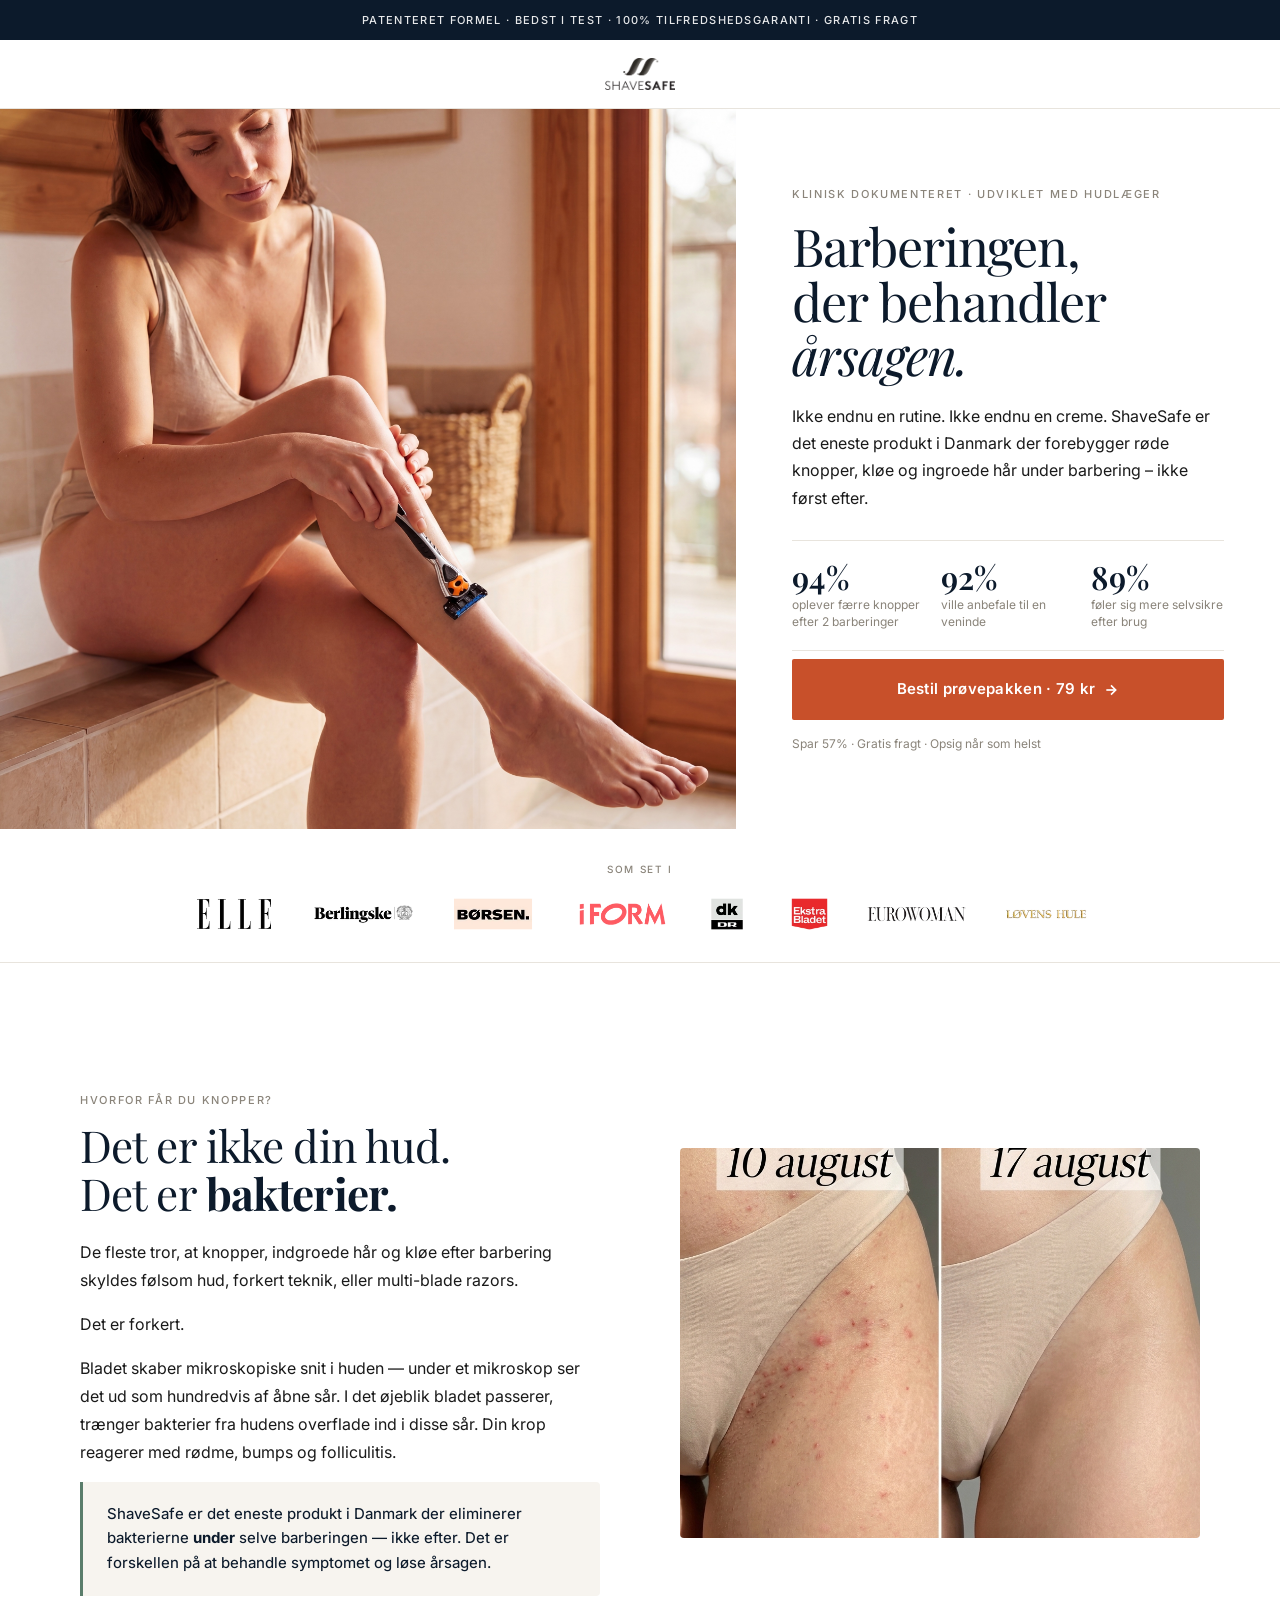
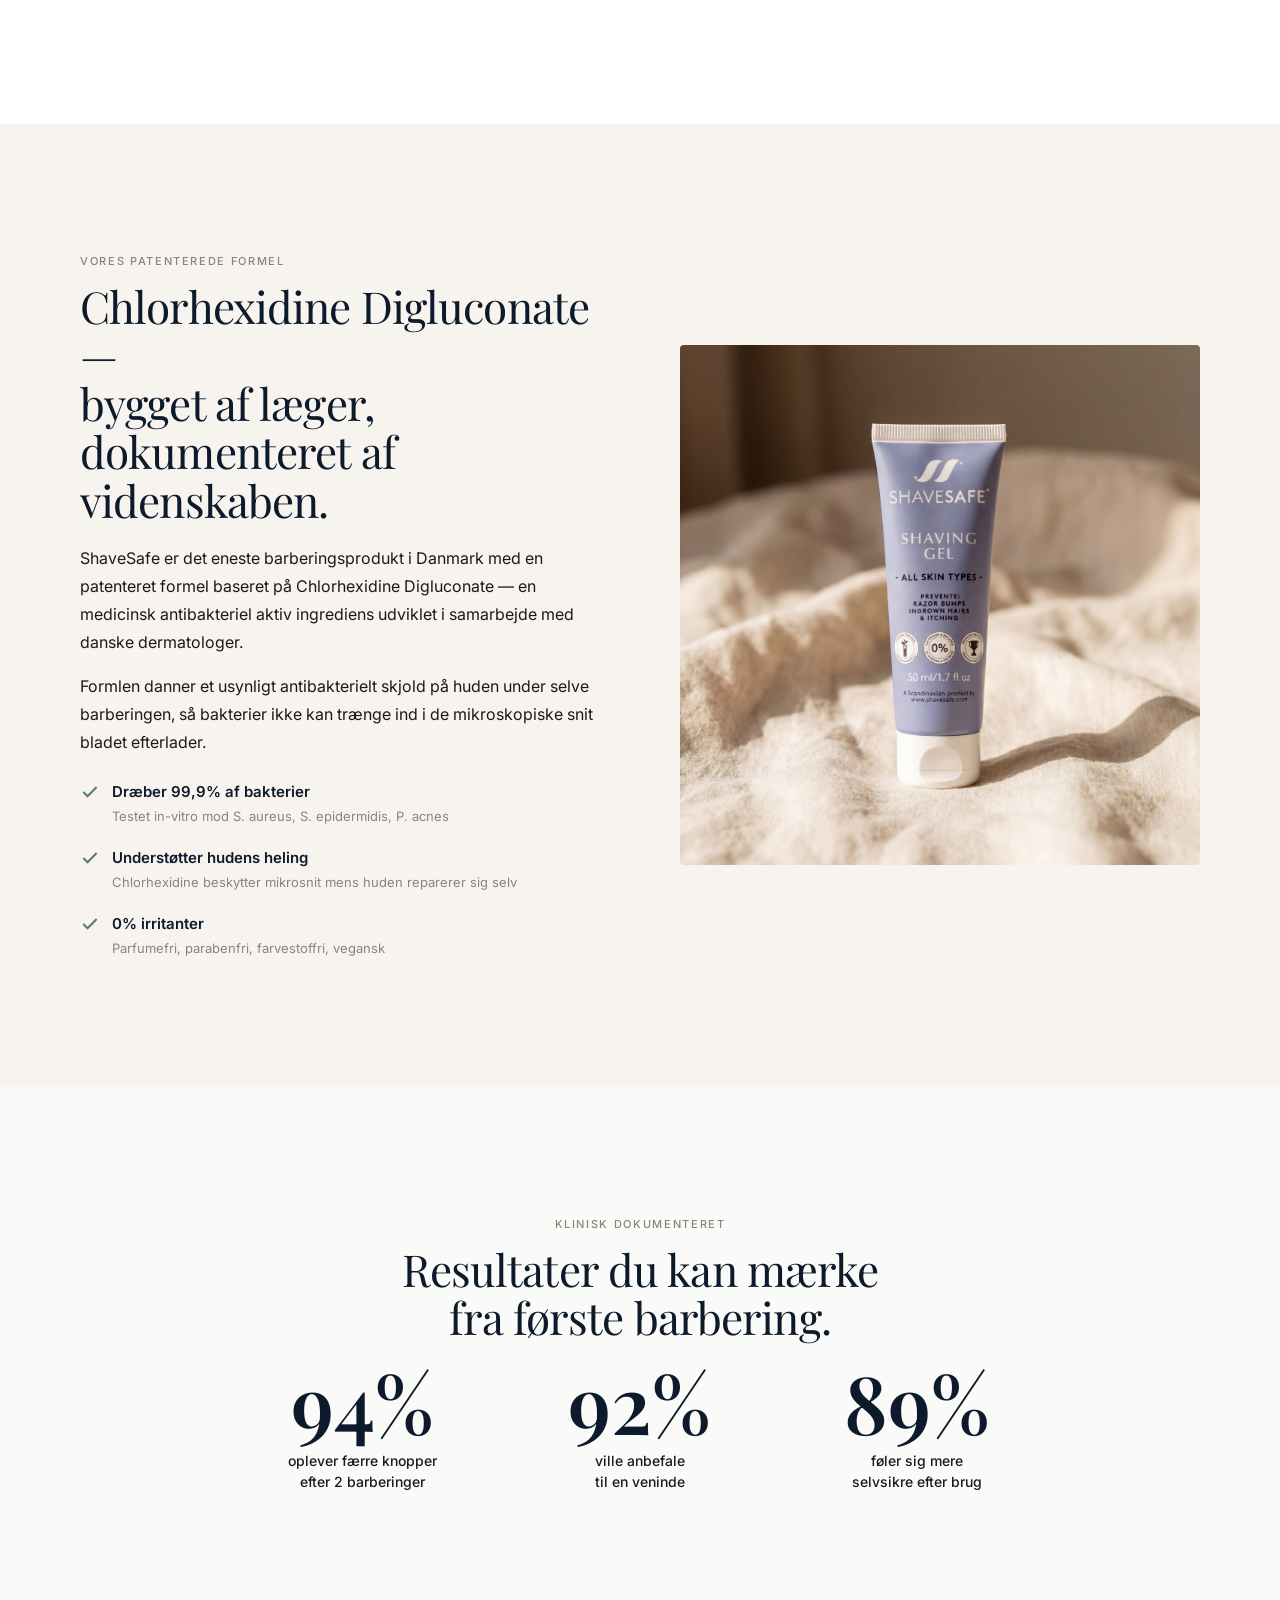
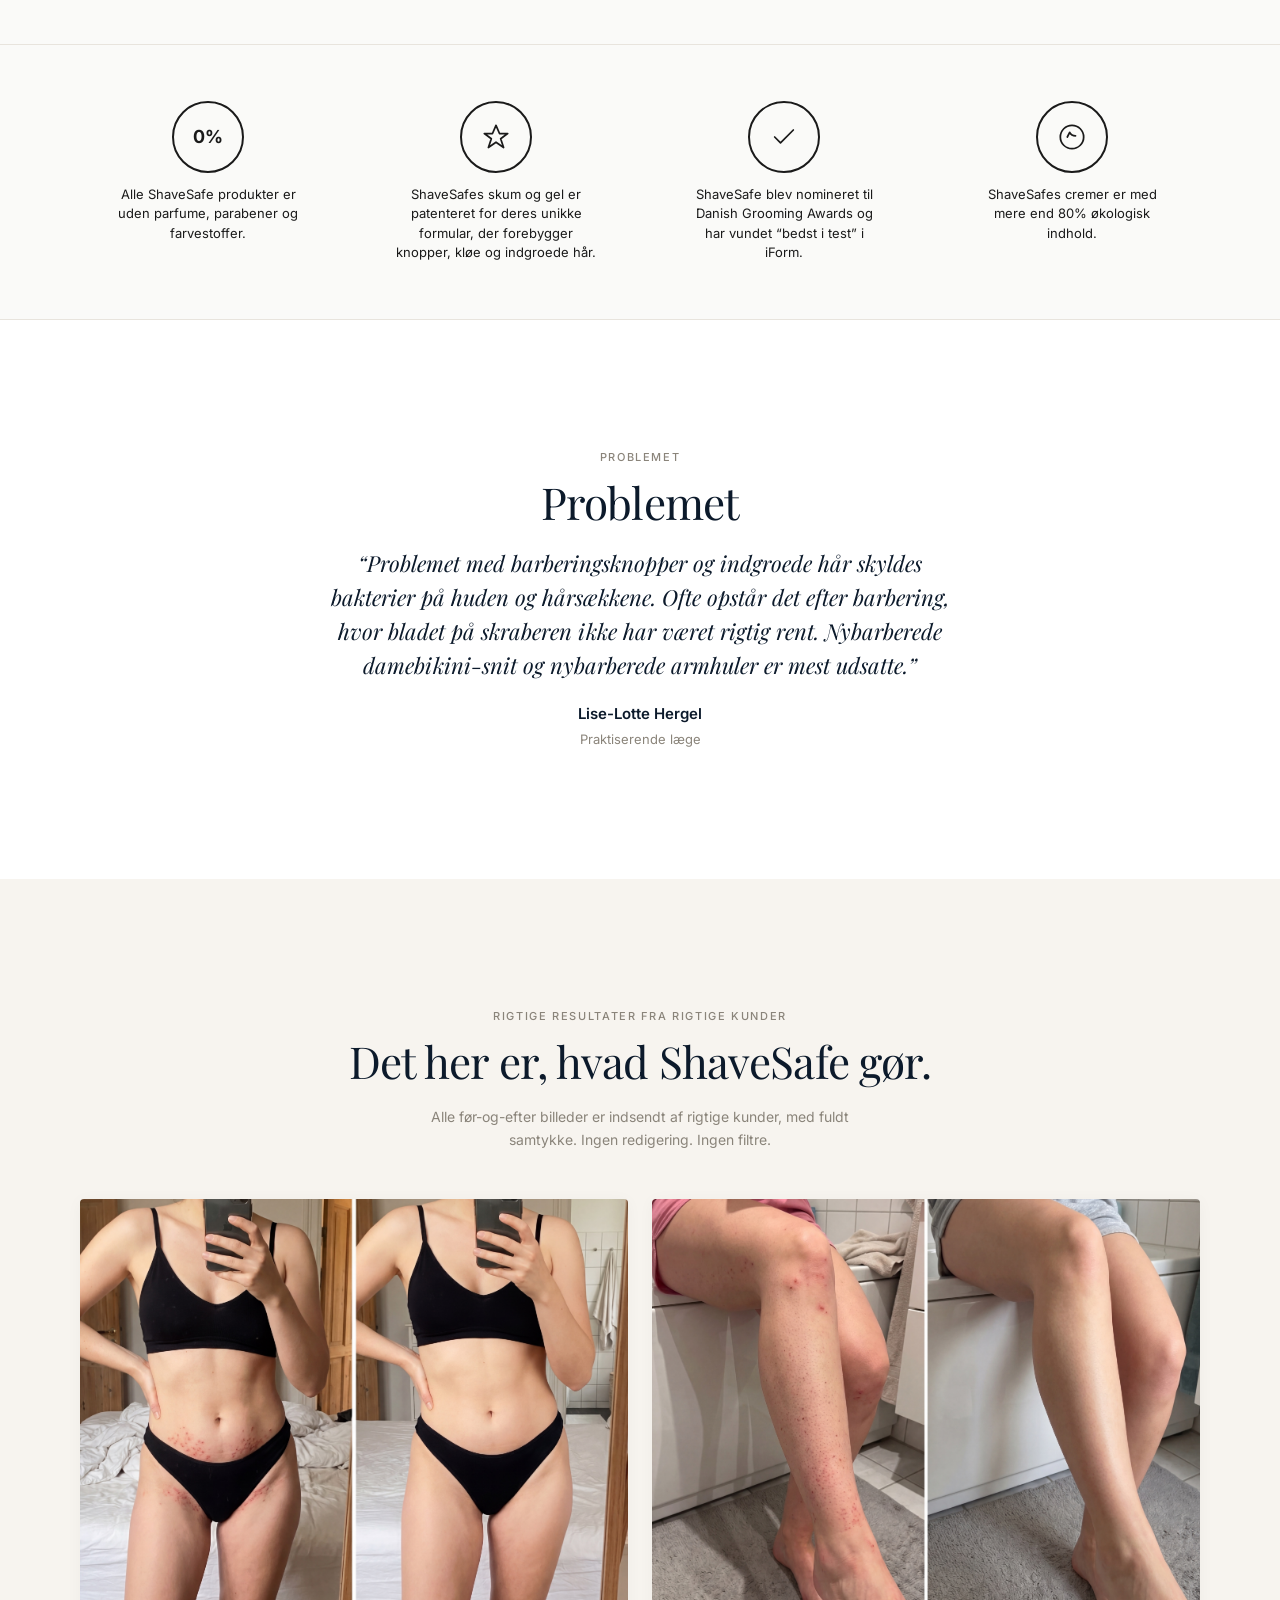
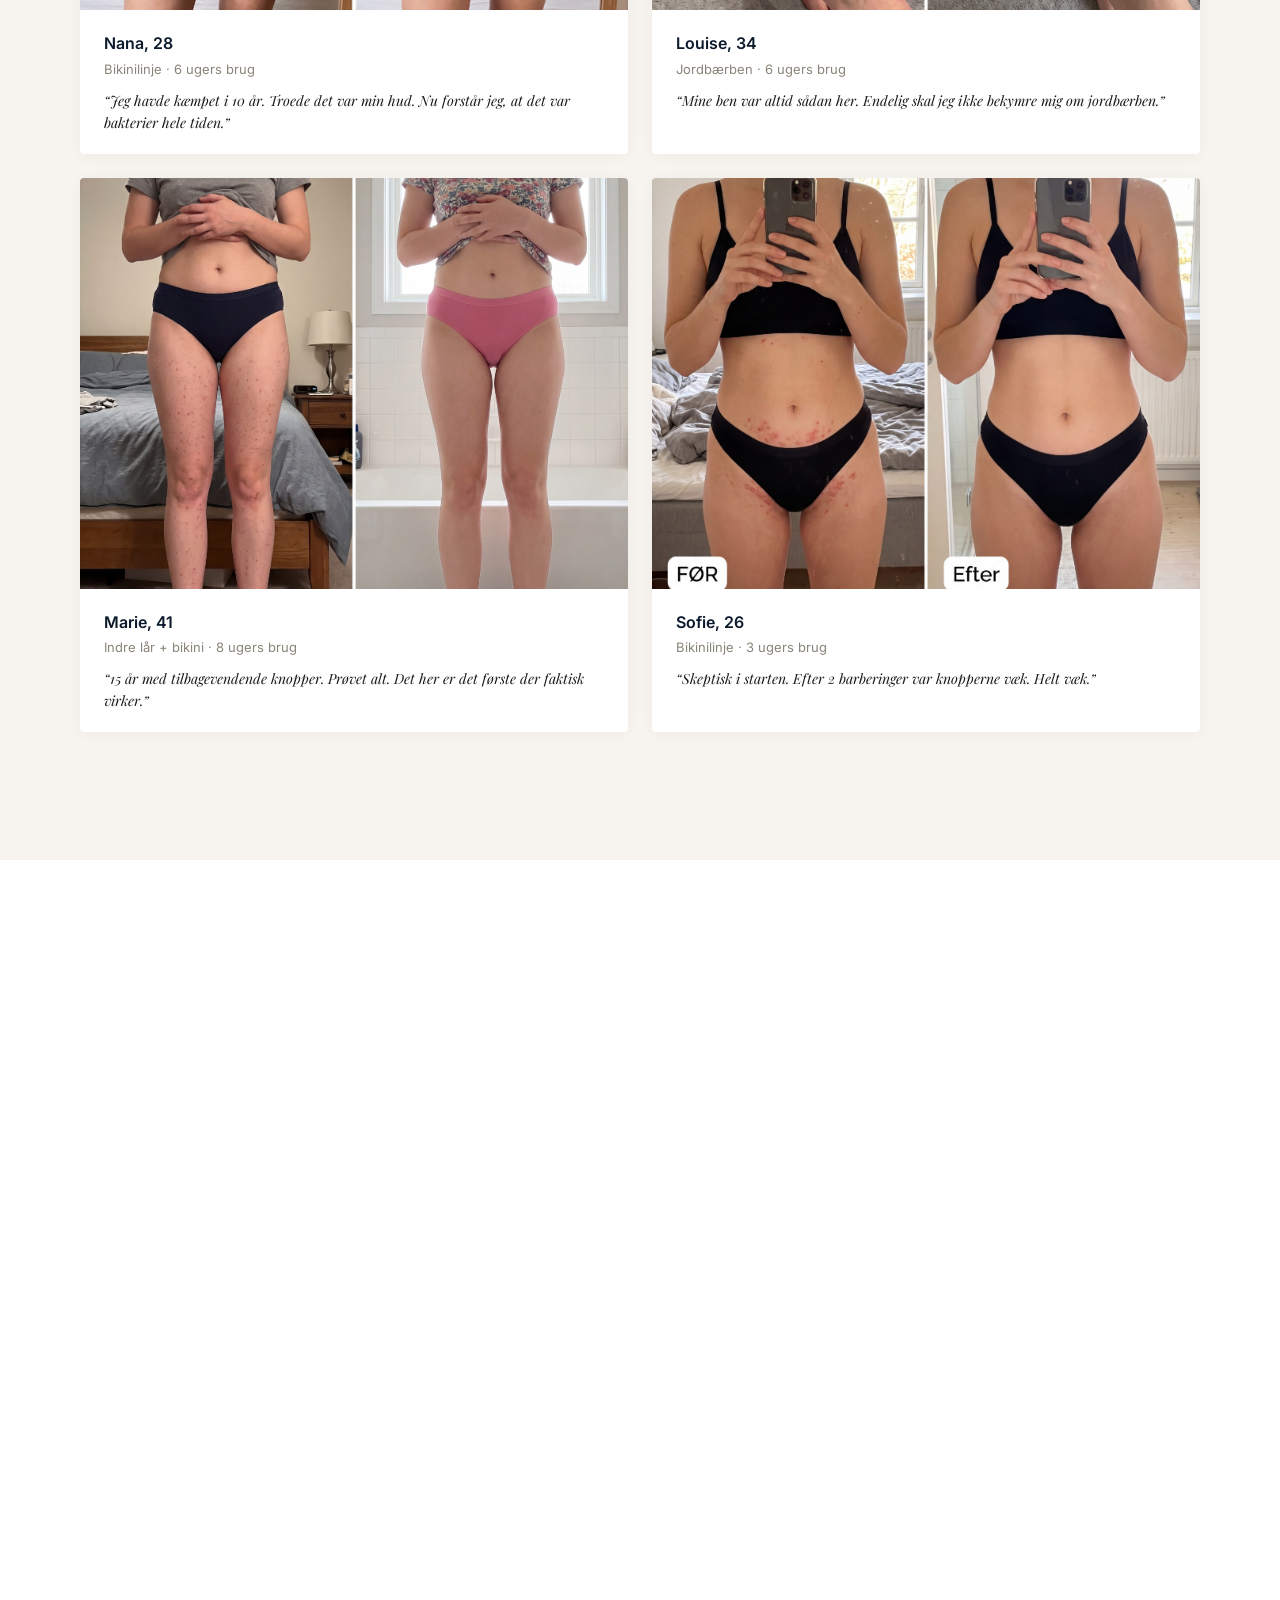
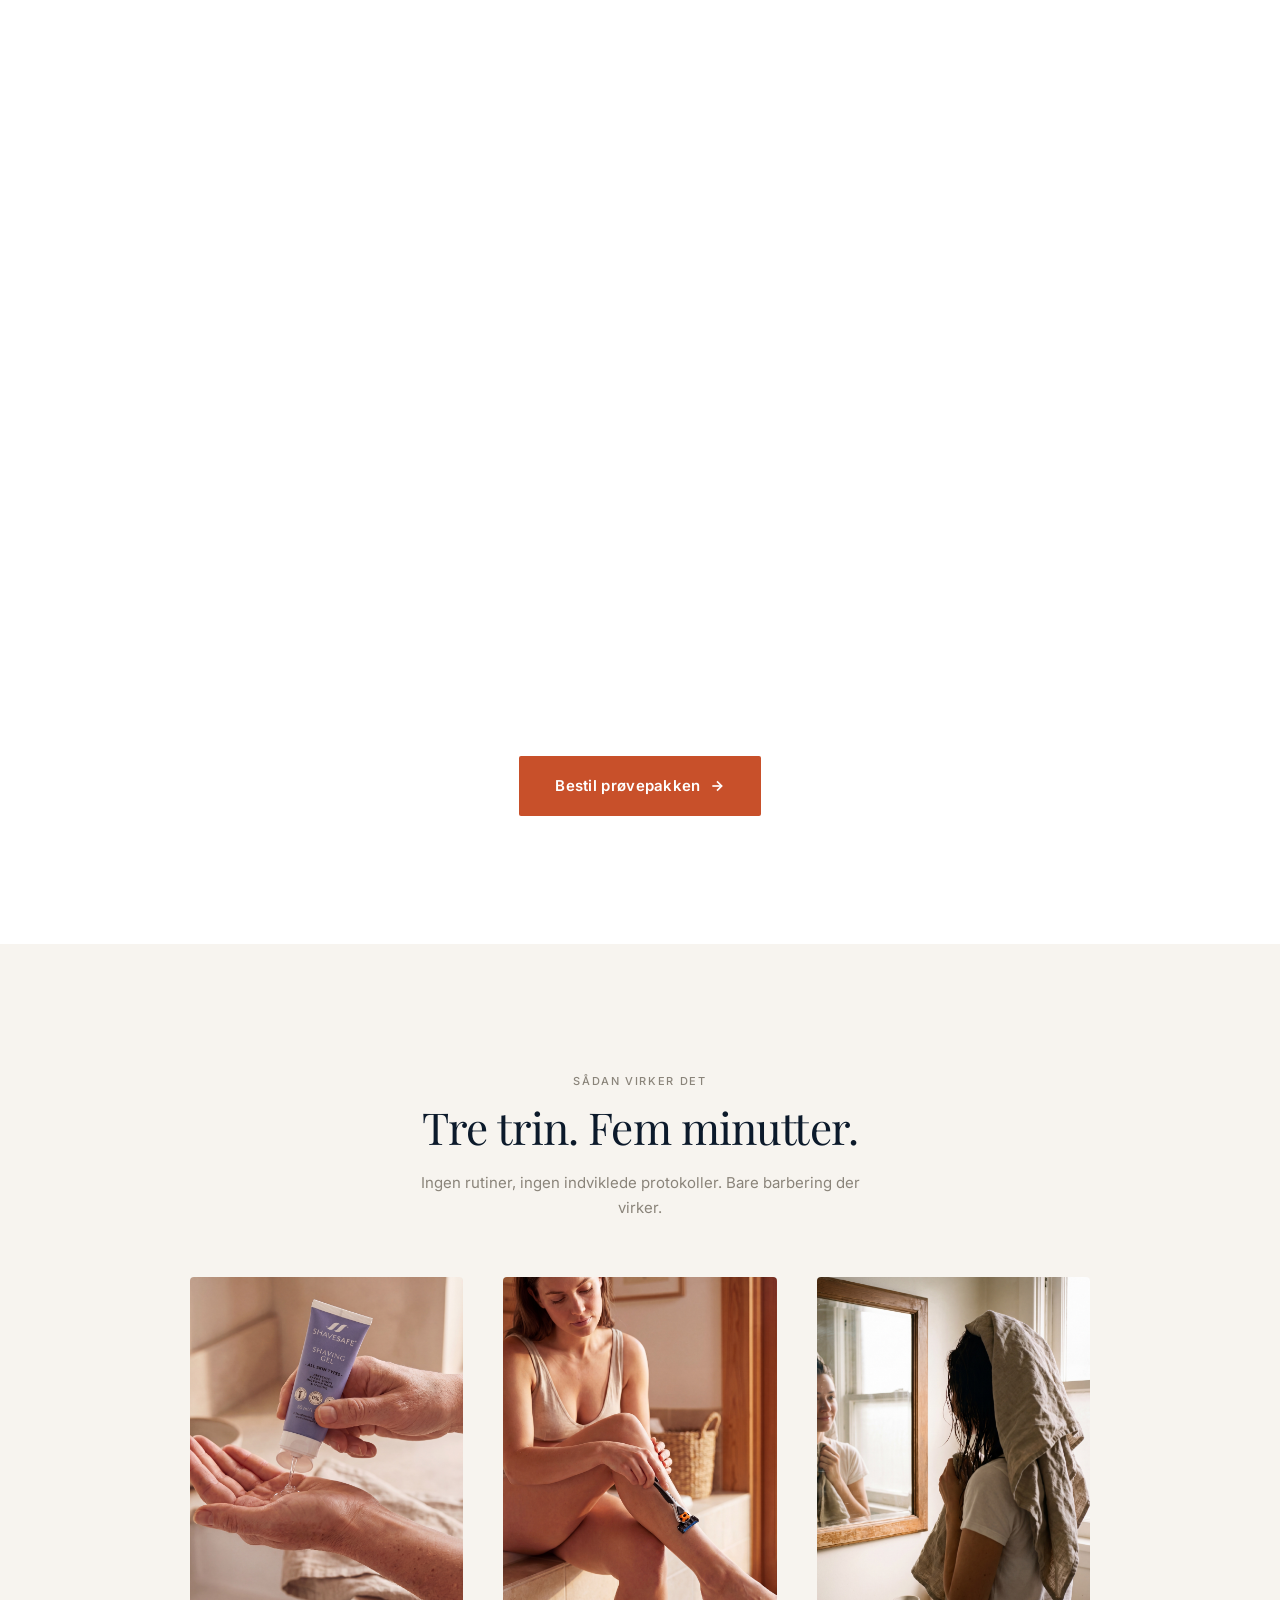
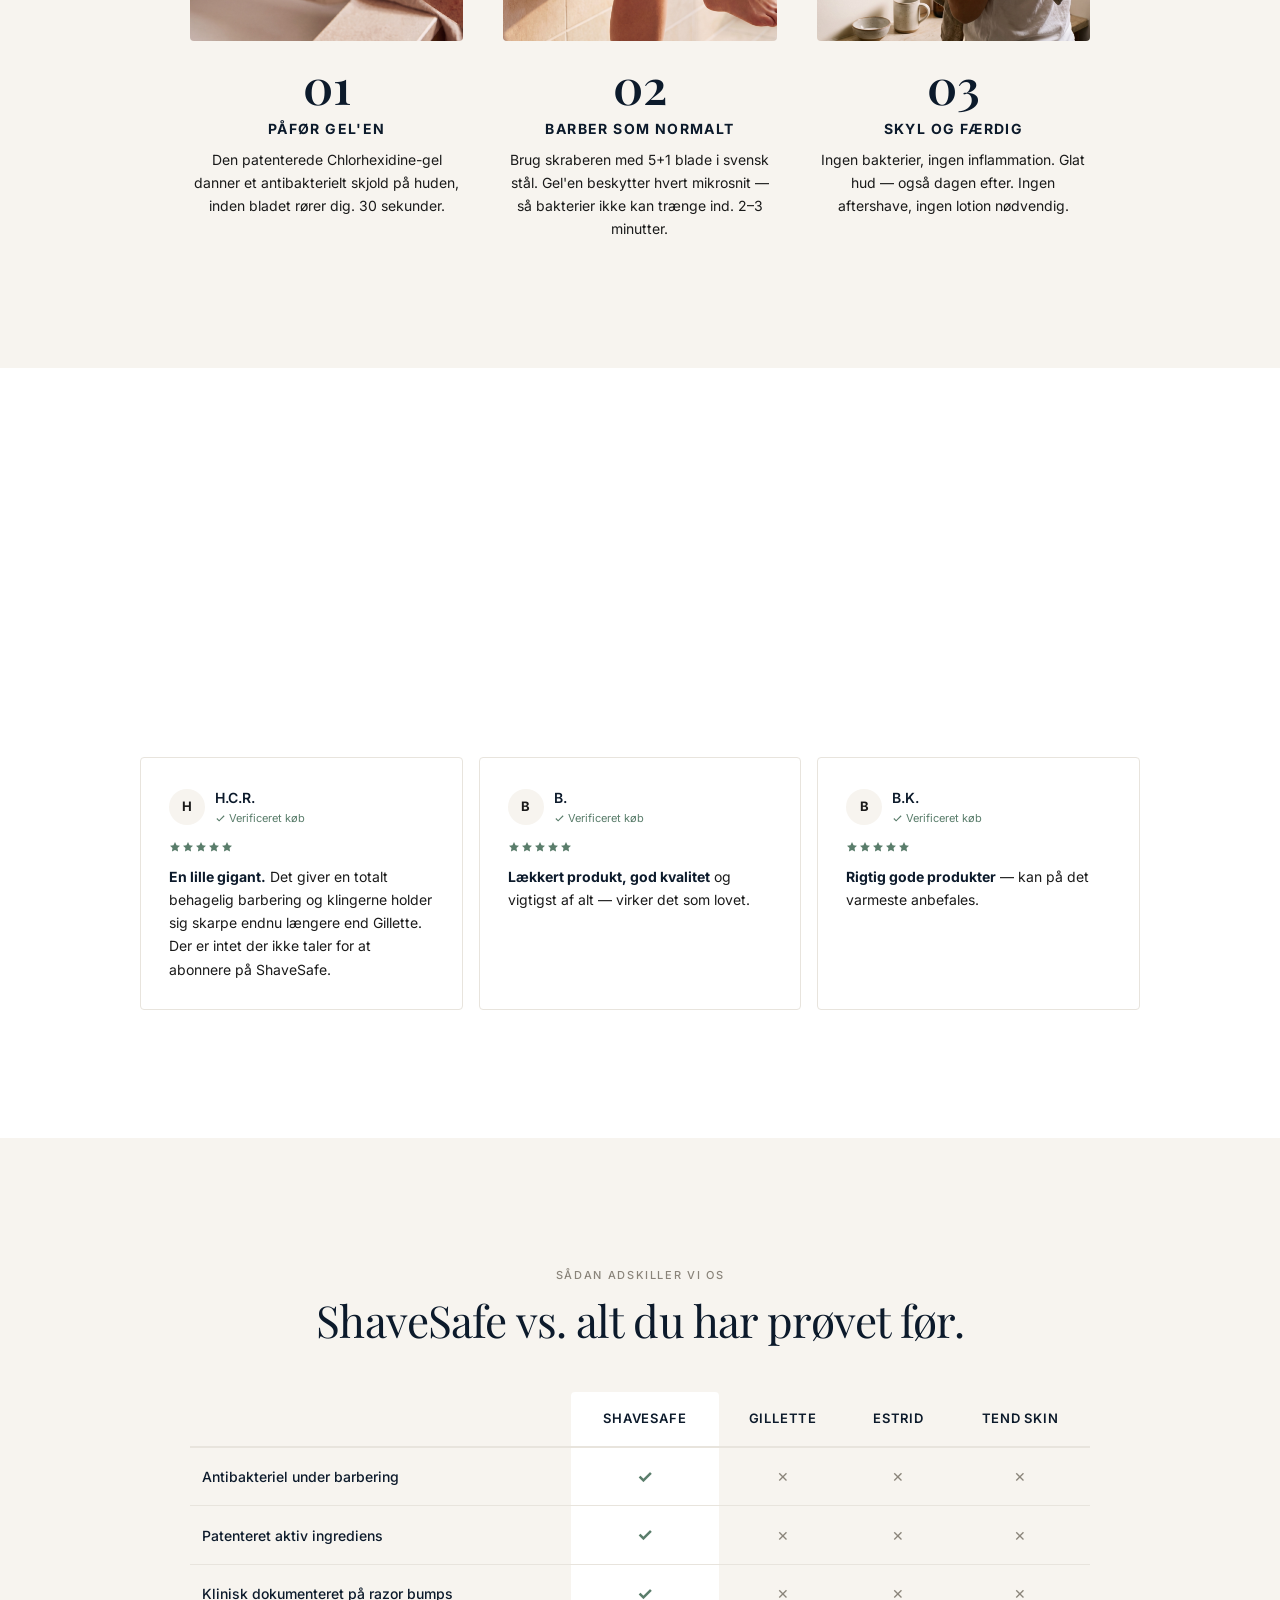
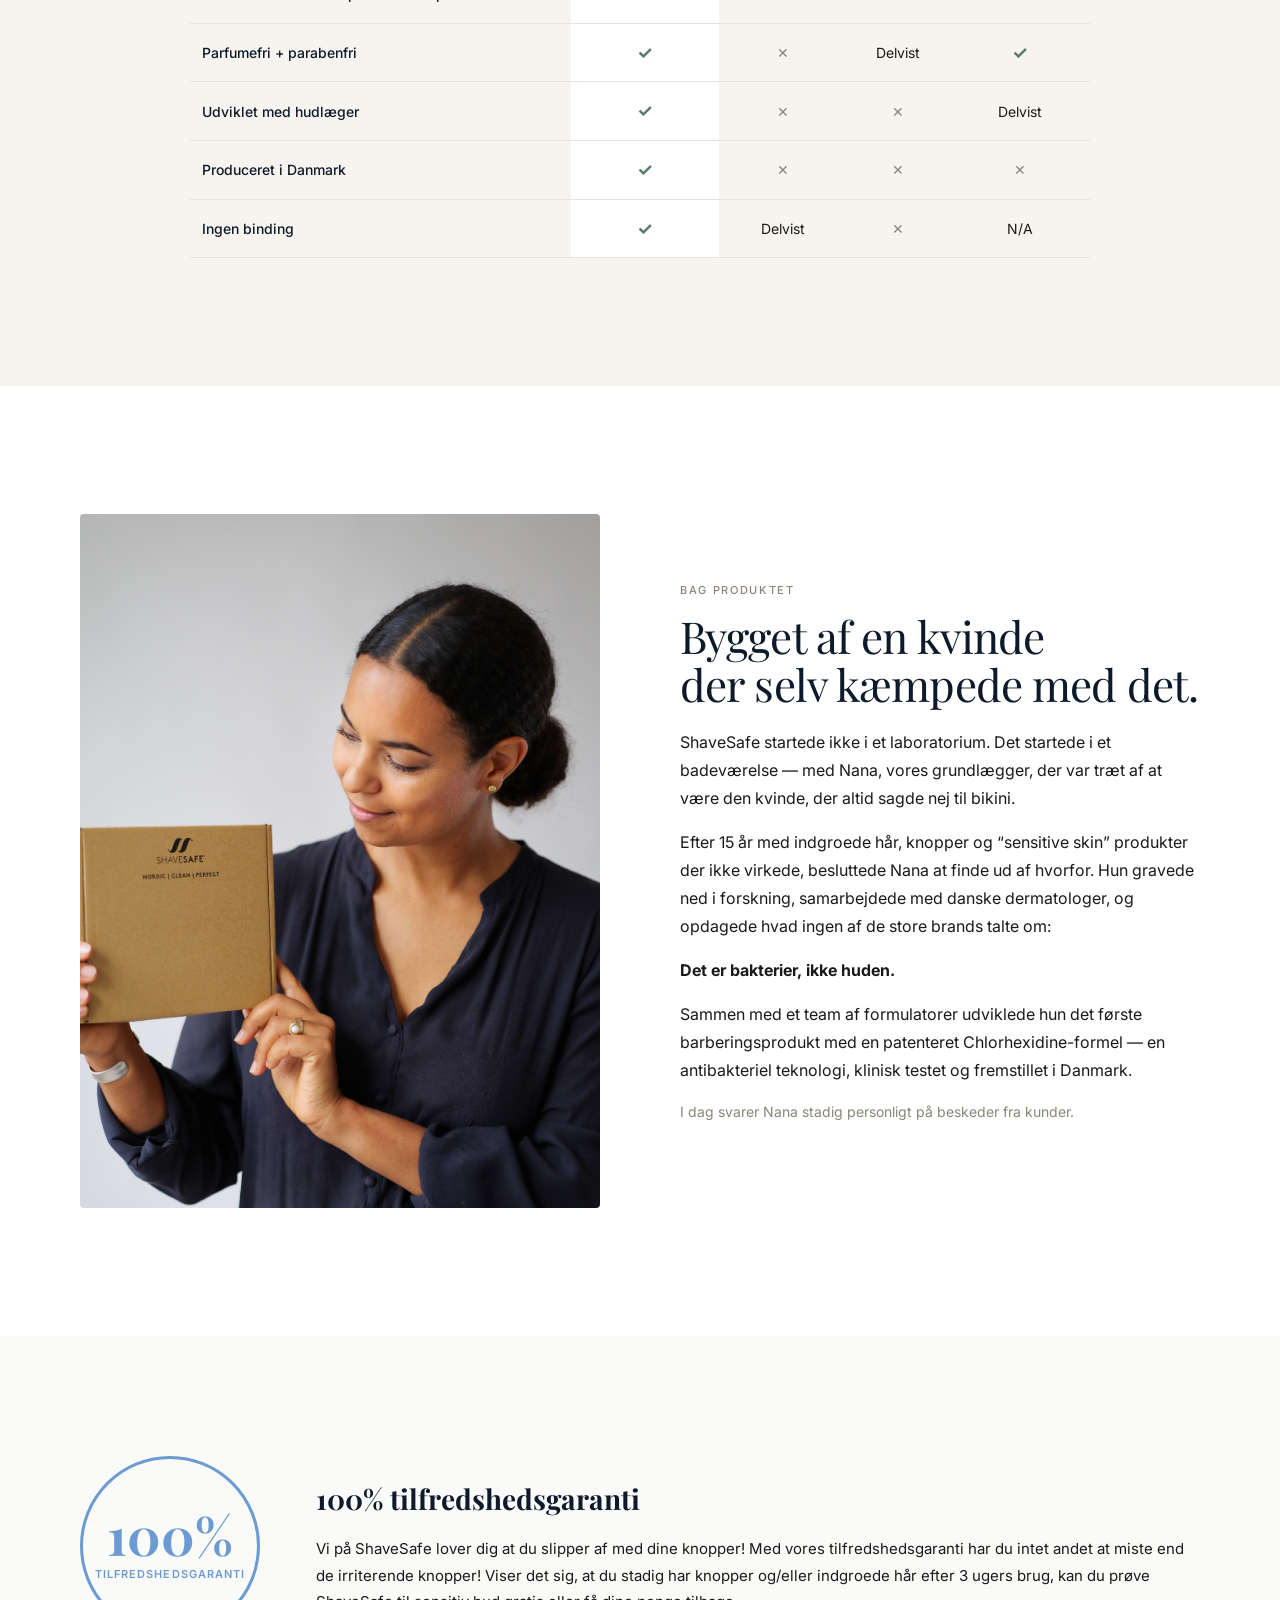
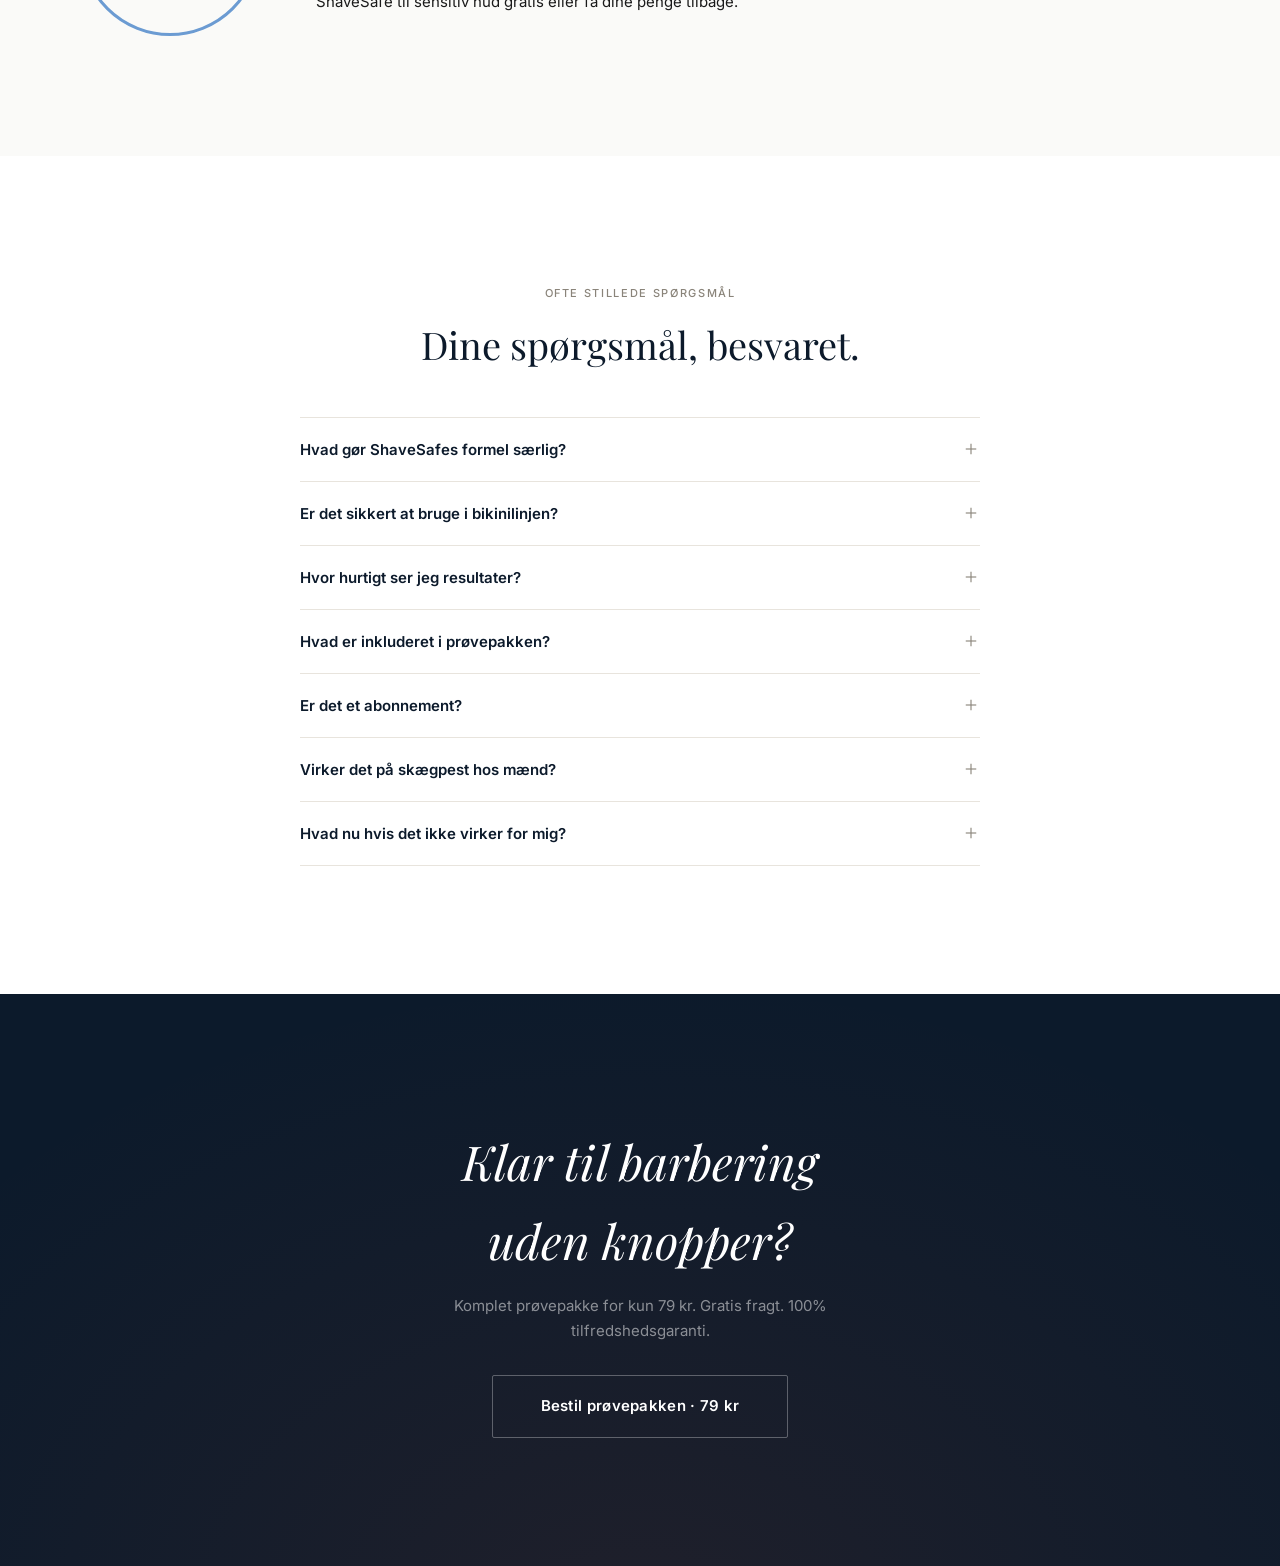
<file: pages/videnskaben/index.html>
<!DOCTYPE html>
<html lang="da">
<head>
  <meta charset="UTF-8" />
  <meta name="viewport" content="width=device-width, initial-scale=1.0" />
  <!-- Meta Pixel Code -->
  <script>
  !function(f,b,e,v,n,t,s)
  {if(f.fbq)return;n=f.fbq=function(){n.callMethod?
  n.callMethod.apply(n,arguments):n.queue.push(arguments)};
  if(!f._fbq)f._fbq=n;n.push=n;n.loaded=!0;n.version='2.0';
  n.queue=[];t=b.createElement(e);t.async=!0;
  t.src=v;s=b.getElementsByTagName(e)[0];
  s.parentNode.insertBefore(t,s)}(window, document,'script',
  'https://connect.facebook.net/en_US/fbevents.js');
  fbq('init', '1342341102497517');
  fbq('track', 'PageView');
  </script>
  <noscript><img height="1" width="1" style="display:none"
  src="https://www.facebook.com/tr?id=1342341102497517&ev=PageView&noscript=1"
  /></noscript>
  <!-- End Meta Pixel Code -->
  <title>ShaveSafe &mdash; Barberingen, der behandler &aring;rsagen</title>
  <meta name="description" content="ShaveSafe er det eneste barberings&shy;produkt i Danmark med patenteret Chlorhexidine-formel. Eliminerer bakterier under barberingen. Klinisk dokumenteret. Udviklet med hudl&aelig;ger." />
  <link rel="preconnect" href="https://fonts.googleapis.com" />
  <link rel="preconnect" href="https://fonts.gstatic.com" crossorigin />
  <link href="https://fonts.googleapis.com/css2?family=Playfair+Display:ital,wght@0,400;0,500;0,600;0,700;1,400;1,500;1,600&family=Inter:wght@300;400;500;600;700&display=swap" rel="stylesheet" />
  <style>
    :root {
      --sand: #F7F4EF;
      --off-white: #FAFAF8;
      --charcoal: #1A1A1A;
      --navy: #0C1A2B;
      --clinical: #5A7D6B;
      --cta: #C8502A;
      --cta-hover: #b5441f;
      --silver: #B8B2A7;
      --line: #E8E4DD;
      --muted: #8A847A;
      --white: #fff;
      --max: 1120px;
      --narrow: 680px;
      --radius: 4px;
    }

    * { box-sizing: border-box; margin: 0; padding: 0; }
    html { scroll-behavior: smooth; }
    body {
      font-family: 'Inter', -apple-system, sans-serif;
      font-size: 16px;
      line-height: 1.65;
      color: var(--charcoal);
      background: var(--white);
      -webkit-font-smoothing: antialiased;
      overflow-x: hidden;
    }
    img { max-width: 100%; height: auto; display: block; }
    h1, h2, h3 { font-family: 'Playfair Display', serif; color: var(--navy); font-weight: 400; }
    .container { max-width: var(--max); margin: 0 auto; padding: 0 24px; }

    /* ── ANNOUNCEMENT BAR ── */
    .announcement {
      background: var(--navy);
      color: rgba(255,255,255,0.9);
      text-align: center;
      padding: 11px 16px;
      font-size: 11px;
      font-weight: 500;
      letter-spacing: 0.12em;
      text-transform: uppercase;
    }

    /* ── HEADER ── */
    .header {
      padding: 18px 24px;
      display: flex;
      justify-content: center;
      border-bottom: 1px solid var(--line);
      background: var(--white);
      position: sticky;
      top: 0;
      z-index: 50;
      transition: box-shadow 0.3s;
    }
    .header.scrolled { box-shadow: 0 2px 20px rgba(0,0,0,0.06); }
    .header img { height: 32px; }

    /* ── HERO ── */
    .hero {
      display: grid;
      grid-template-columns: 1fr;
      max-width: 1280px;
      margin: 0 auto;
    }
    @media (min-width: 768px) {
      .hero { grid-template-columns: 1.15fr 0.85fr; min-height: 80vh; }
    }
    .hero-img {
      position: relative;
      overflow: hidden;
      min-height: 56vh;
      background: var(--sand);
    }
    @media (min-width: 768px) { .hero-img { min-height: auto; } }
    .hero-img img {
      width: 100%; height: 100%;
      object-fit: cover;
      position: absolute;
      top: 0; left: 0;
    }
    .hero-content {
      display: flex;
      flex-direction: column;
      justify-content: center;
      padding: 40px 28px 48px;
    }
    @media (min-width: 768px) { .hero-content { padding: 64px 56px; } }
    .hero-eyebrow {
      font-size: 11px;
      text-transform: uppercase;
      letter-spacing: 0.15em;
      color: var(--muted);
      font-weight: 500;
      margin-bottom: 16px;
    }
    .hero h1 {
      font-size: clamp(32px, 5.5vw, 52px);
      line-height: 1.05;
      margin-bottom: 20px;
      letter-spacing: -0.02em;
      color: var(--navy);
    }
    .hero h1 em { font-style: italic; }
    .hero-desc {
      font-size: 16px;
      line-height: 1.7;
      margin-bottom: 28px;
      max-width: 420px;
      color: var(--charcoal);
    }
    .hero-desc strong { color: var(--navy); }

    /* Hero stats rail */
    .hero-stats {
      display: grid;
      grid-template-columns: repeat(3, 1fr);
      gap: 16px;
      padding: 20px 0;
      margin-bottom: 8px;
      border-top: 1px solid var(--line);
      border-bottom: 1px solid var(--line);
    }
    .hero-stat-num {
      font-family: 'Playfair Display', serif;
      font-size: 32px;
      font-weight: 600;
      color: var(--navy);
      line-height: 1;
      margin-bottom: 4px;
    }
    .hero-stat-label {
      font-size: 12px;
      color: var(--muted);
      line-height: 1.4;
    }
    .hero-stats-source {
      font-size: 10px;
      text-transform: uppercase;
      letter-spacing: 0.1em;
      color: var(--silver);
      margin-top: 8px;
      margin-bottom: 24px;
    }

    /* CTA */
    .cta-btn {
      display: inline-flex;
      align-items: center;
      justify-content: center;
      gap: 8px;
      background: var(--cta);
      color: var(--white);
      font-size: 15px;
      font-weight: 600;
      padding: 18px 36px;
      border-radius: 2px;
      text-decoration: none;
      text-align: center;
      transition: all 0.25s ease;
      border: none;
      cursor: pointer;
      letter-spacing: 0.02em;
    }
    .cta-btn:hover { background: var(--cta-hover); transform: translateY(-1px); }
    .cta-btn svg { width: 16px; height: 16px; stroke: currentColor; stroke-width: 2.5; fill: none; }
    .hero-meta {
      margin-top: 14px;
      font-size: 12px;
      color: var(--muted);
      line-height: 1.6;
    }

    /* ── TRUST BAR ── */
    .trust-bar {
      padding: 36px 24px;
      border-bottom: 1px solid var(--line);
      background: var(--off-white);
    }
    .trust-grid {
      display: grid;
      grid-template-columns: repeat(2, 1fr);
      gap: 20px;
      max-width: 800px;
      margin: 0 auto;
    }
    @media (min-width: 640px) { .trust-grid { grid-template-columns: repeat(4, 1fr); } }
    .trust-item {
      text-align: center;
      display: flex;
      flex-direction: column;
      align-items: center;
      gap: 8px;
    }
    .trust-item svg {
      width: 24px; height: 24px;
      stroke: var(--clinical);
      stroke-width: 1.5;
      fill: none;
    }
    .trust-item p {
      font-size: 11px;
      font-weight: 600;
      color: var(--navy);
      text-transform: uppercase;
      letter-spacing: 0.06em;
      line-height: 1.4;
    }

    /* ── PRESS BAR ── */
    .press-bar {
      padding: 32px 24px;
      border-bottom: 1px solid var(--line);
      background: var(--white);
    }
    .press-label {
      text-align: center;
      font-size: 10px;
      text-transform: uppercase;
      letter-spacing: 0.16em;
      color: var(--muted);
      margin-bottom: 20px;
      font-weight: 500;
    }
    .press-logos {
      display: flex;
      justify-content: center;
      align-items: center;
      gap: 28px;
      flex-wrap: nowrap;
      max-width: 800px;
      margin: 0 auto;
    }
    .press-logos img {
      height: 32px;
      opacity: 1;
      transition: opacity 0.3s;
    }
    .press-logos img:hover { opacity: 0.7; }

    /* ── SECTION SHARED ── */
    .section {
      padding: 96px 24px;
    }
    @media (min-width: 768px) { .section { padding: 128px 24px; } }
    .section-eyebrow {
      font-size: 11px;
      text-transform: uppercase;
      letter-spacing: 0.15em;
      color: var(--muted);
      font-weight: 500;
      margin-bottom: 12px;
    }
    .section h2 {
      font-size: clamp(28px, 4.5vw, 44px);
      line-height: 1.1;
      margin-bottom: 20px;
      letter-spacing: -0.02em;
    }

    /* ── SPLIT ── */
    .split {
      display: grid;
      grid-template-columns: 1fr;
      gap: 40px;
      align-items: center;
      max-width: var(--max);
      margin: 0 auto;
    }
    @media (min-width: 768px) {
      .split { grid-template-columns: 1fr 1fr; gap: 80px; }
      .split.reverse .split-img { order: 2; }
      .split.reverse .split-text { order: 1; }
    }
    .split-img {
      border-radius: var(--radius);
      overflow: hidden;
      aspect-ratio: 4/3;
      background: var(--sand);
    }
    .split-img img { width: 100%; height: 100%; object-fit: cover; }
    .split-img.tall { aspect-ratio: 3/4; }
    .split-text p {
      font-size: 16px;
      line-height: 1.75;
      margin-bottom: 16px;
    }
    .callout-box {
      background: var(--sand);
      border-left: 3px solid var(--clinical);
      border-radius: 0 var(--radius) var(--radius) 0;
      padding: 20px 24px;
      margin-top: 12px;
    }
    .callout-box p {
      font-size: 15px;
      font-weight: 450;
      color: var(--navy);
      margin: 0;
      line-height: 1.65;
    }

    /* ── MECHANISM / SILVER CITODERM ── */
    .mechanism-section { background: var(--sand); }
    .check-list {
      display: flex;
      flex-direction: column;
      gap: 20px;
      margin-top: 24px;
    }
    .check-item {
      display: flex;
      gap: 12px;
      align-items: flex-start;
    }
    .check-item svg {
      width: 20px; height: 20px;
      stroke: var(--clinical);
      stroke-width: 2.5;
      fill: none;
      flex-shrink: 0;
      margin-top: 2px;
    }
    .check-item .check-title {
      font-size: 15px;
      font-weight: 600;
      color: var(--navy);
      margin-bottom: 2px;
    }
    .check-item .check-desc {
      font-size: 13px;
      color: var(--muted);
      line-height: 1.5;
    }

    /* ── CLINICAL PROOF ── */
    .clinical-section {
      background: var(--off-white);
      text-align: center;
    }
    .clinical-section .section-eyebrow,
    .clinical-section h2,
    .clinical-section .clinical-sub { text-align: center; }
    .clinical-sub {
      font-size: 15px;
      color: var(--muted);
      max-width: 520px;
      margin: 0 auto 48px;
    }
    .stats-row {
      display: grid;
      grid-template-columns: repeat(3, 1fr);
      gap: 32px;
      max-width: 800px;
      margin: 0 auto 24px;
    }
    @media (max-width: 640px) { .stats-row { gap: 16px; } }
    .stat-block .stat-num {
      font-family: 'Playfair Display', serif;
      font-size: clamp(48px, 8vw, 80px);
      font-weight: 600;
      color: var(--navy);
      line-height: 1;
      margin-bottom: 8px;
    }
    .stat-block .stat-label {
      font-size: 14px;
      color: var(--charcoal);
      line-height: 1.5;
      font-weight: 500;
    }
    .clinical-source {
      font-size: 11px;
      color: var(--muted);
      letter-spacing: 0.05em;
      margin-top: 8px;
    }
    .clinical-source a {
      color: var(--navy);
      text-decoration: underline;
      text-underline-offset: 3px;
    }

    /* ── DOCTOR ENDORSEMENT ── */
    .doctor-section { background: var(--white); }
    .doctor-center {
      max-width: 680px;
      margin: 0 auto;
      padding: 0 24px;
      text-align: center;
    }
    .doctor-quote {
      font-family: 'Playfair Display', serif;
      font-size: clamp(18px, 3vw, 22px);
      font-style: italic;
      line-height: 1.55;
      color: var(--navy);
      margin-bottom: 20px;
    }
    .doctor-attr {
      font-size: 15px;
      font-weight: 600;
      color: var(--navy);
      margin-bottom: 2px;
    }
    .doctor-title {
      font-size: 13px;
      color: var(--muted);
    }

    /* ── BEFORE / AFTER GRID ── */
    .ba-section { background: var(--sand); }
    .ba-section h2, .ba-section .section-eyebrow, .ba-sub { text-align: center; }
    .ba-sub {
      color: var(--muted);
      font-size: 14px;
      margin-bottom: 48px;
      max-width: 480px;
      margin-left: auto;
      margin-right: auto;
    }
    .ba-grid {
      display: grid;
      grid-template-columns: 1fr;
      gap: 24px;
      max-width: var(--max);
      margin: 0 auto;
    }
    @media (min-width: 768px) { .ba-grid { grid-template-columns: 1fr 1fr; } }
    .ba-card {
      background: var(--white);
      border-radius: var(--radius);
      overflow: hidden;
      box-shadow: 0 2px 16px rgba(0,0,0,0.04);
    }
    .ba-card img { width: 100%; aspect-ratio: 4/3; object-fit: cover; }
    .ba-card-body { padding: 20px 24px; }
    .ba-card-name {
      font-size: 16px;
      font-weight: 600;
      color: var(--navy);
      margin-bottom: 2px;
    }
    .ba-card-meta {
      font-size: 13px;
      color: var(--muted);
      margin-bottom: 10px;
    }
    .ba-card-quote {
      font-family: 'Playfair Display', serif;
      font-style: italic;
      font-size: 14px;
      line-height: 1.55;
      color: var(--charcoal);
    }

    /* ── PRODUCT DEEP-DIVE ── */
    .product-section { background: var(--white); }
    .product-section h2,
    .product-section .section-eyebrow,
    .product-sub { text-align: center; }
    .product-sub {
      color: var(--muted);
      font-size: 15px;
      margin-bottom: 48px;
      max-width: 480px;
      margin-left: auto;
      margin-right: auto;
    }
    .product-hero-img {
      max-width: 640px;
      margin: 0 auto 48px;
      border-radius: var(--radius);
      overflow: hidden;
    }
    .product-hero-img img { width: 100%; }
    .product-cols {
      display: grid;
      grid-template-columns: 1fr;
      gap: 32px;
      max-width: 900px;
      margin: 0 auto 48px;
    }
    @media (min-width: 768px) { .product-cols { grid-template-columns: repeat(3, 1fr); } }
    .product-col { text-align: center; }
    .product-col-img {
      width: 160px;
      height: 160px;
      margin: 0 auto 16px;
      display: flex;
      align-items: center;
      justify-content: center;
    }
    .product-col-img img {
      max-width: 100%;
      max-height: 100%;
      object-fit: contain;
    }
    .product-col h3 {
      font-family: 'Inter', sans-serif;
      font-size: 13px;
      font-weight: 700;
      text-transform: uppercase;
      letter-spacing: 0.08em;
      color: var(--navy);
      margin-bottom: 8px;
    }
    .product-col p {
      font-size: 14px;
      line-height: 1.6;
      color: var(--charcoal);
      max-width: 260px;
      margin: 0 auto;
    }
    .product-price-block {
      text-align: center;
      margin-bottom: 24px;
    }
    .product-price-row {
      display: flex;
      align-items: baseline;
      justify-content: center;
      gap: 12px;
      margin-bottom: 4px;
    }
    .product-price {
      font-family: 'Playfair Display', serif;
      font-size: 40px;
      font-weight: 600;
      color: var(--navy);
    }
    .product-price-og {
      font-size: 18px;
      color: var(--muted);
      text-decoration: line-through;
    }
    .product-save {
      font-size: 12px;
      color: var(--clinical);
      font-weight: 600;
    }
    .product-shipping {
      font-size: 12px;
      color: var(--muted);
      margin-top: 4px;
    }
    .product-cta-wrap { text-align: center; }

    /* ── HOW IT WORKS ── */
    .how-section { background: var(--sand); }
    .how-section h2, .how-section .section-eyebrow, .how-sub { text-align: center; }
    .how-sub {
      color: var(--muted);
      font-size: 15px;
      margin-bottom: 56px;
      max-width: 480px;
      margin-left: auto;
      margin-right: auto;
    }
    .how-grid {
      display: grid;
      grid-template-columns: 1fr;
      gap: 48px;
      max-width: 900px;
      margin: 0 auto;
    }
    @media (min-width: 768px) { .how-grid { grid-template-columns: repeat(3, 1fr); gap: 40px; } }
    .how-card { text-align: center; }
    .how-card-img {
      border-radius: var(--radius);
      overflow: hidden;
      aspect-ratio: 3/4;
      margin-bottom: 20px;
      background: var(--line);
    }
    .how-card-img img { width: 100%; height: 100%; object-fit: cover; }
    .how-num {
      font-family: 'Playfair Display', serif;
      font-size: 48px;
      font-weight: 600;
      color: var(--navy);
      line-height: 1;
      margin-bottom: 8px;
    }
    .how-card h3 {
      font-family: 'Inter', sans-serif;
      font-size: 14px;
      font-weight: 700;
      text-transform: uppercase;
      letter-spacing: 0.1em;
      color: var(--navy);
      margin-bottom: 8px;
    }
    .how-card p {
      font-size: 14px;
      line-height: 1.65;
      color: var(--charcoal);
    }

    /* ── REVIEWS ── */
    .reviews-section { background: var(--white); overflow: hidden; }
    .reviews-header { text-align: center; margin-bottom: 48px; }
    .reviews-header h2 { margin-bottom: 12px; }
    .reviews-rating {
      display: flex;
      align-items: center;
      justify-content: center;
      gap: 8px;
    }
    .reviews-big {
      font-family: 'Playfair Display', serif;
      font-size: 28px;
      font-weight: 600;
      color: var(--navy);
    }
    .reviews-stars { display: flex; gap: 2px; }
    .reviews-stars svg { width: 16px; height: 16px; fill: var(--clinical); }
    .reviews-count { font-size: 13px; color: var(--muted); margin-top: 6px; }

    .reviews-grid {
      display: grid;
      grid-template-columns: 1fr;
      gap: 16px;
      max-width: 1000px;
      margin: 0 auto;
    }
    @media (min-width: 768px) { .reviews-grid { grid-template-columns: repeat(3, 1fr); } }
    .review-card {
      background: var(--white);
      border: 1px solid var(--line);
      border-radius: var(--radius);
      padding: 28px;
    }
    .review-top {
      display: flex;
      align-items: center;
      gap: 10px;
      margin-bottom: 14px;
    }
    .review-avatar {
      width: 36px; height: 36px;
      border-radius: 50%;
      background: var(--sand);
      display: flex;
      align-items: center;
      justify-content: center;
      font-weight: 700;
      font-size: 13px;
      color: var(--charcoal);
    }
    .review-name { font-size: 14px; font-weight: 600; color: var(--navy); }
    .review-verified {
      font-size: 11px;
      color: var(--clinical);
      display: flex;
      align-items: center;
      gap: 3px;
    }
    .review-verified svg { width: 11px; height: 11px; stroke: var(--clinical); stroke-width: 2.5; fill: none; }
    .review-card-stars { display: flex; gap: 1px; margin-bottom: 12px; }
    .review-card-stars svg { width: 12px; height: 12px; fill: var(--clinical); }
    .review-text { font-size: 14px; line-height: 1.65; color: var(--charcoal); }
    .review-text strong { color: var(--navy); }
    .review-time { font-size: 11px; color: var(--muted); margin-top: 12px; }

    /* ── COMPARISON TABLE ── */
    .compare-section { background: var(--sand); }
    .compare-section h2, .compare-section .section-eyebrow { text-align: center; }
    .compare-wrap {
      max-width: 900px;
      margin: 0 auto;
      overflow-x: auto;
    }
    .compare-table {
      width: 100%;
      border-collapse: collapse;
      font-size: 14px;
      min-width: 600px;
    }
    .compare-table th {
      font-family: 'Inter', sans-serif;
      font-weight: 600;
      font-size: 13px;
      text-transform: uppercase;
      letter-spacing: 0.06em;
      padding: 16px 12px;
      text-align: center;
      color: var(--navy);
      border-bottom: 2px solid var(--line);
    }
    .compare-table th:first-child { text-align: left; }
    .compare-table th.highlight {
      background: var(--white);
      border-radius: var(--radius) var(--radius) 0 0;
    }
    .compare-table td {
      padding: 14px 12px;
      text-align: center;
      border-bottom: 1px solid var(--line);
      color: var(--charcoal);
    }
    .compare-table td:first-child {
      text-align: left;
      font-weight: 500;
      color: var(--navy);
    }
    .compare-table td.highlight { background: var(--white); }
    .compare-table .check { color: var(--clinical); font-size: 18px; font-weight: 700; }
    .compare-table .cross { color: var(--muted); font-size: 14px; }

    /* ── FOUNDER ── */
    .founder-section { background: var(--white); }

    /* ── GUARANTEE ── */
    .guarantee-section {
      padding: 120px 24px;
      background: var(--off-white);
    }
    @media (max-width: 768px) {
      .guarantee-section { padding: 64px 24px; }
    }
    .guarantee-inner {
      max-width: var(--max);
      margin: 0 auto;
      display: grid;
      grid-template-columns: 1fr;
      gap: 40px;
      align-items: center;
    }
    @media (min-width: 768px) {
      .guarantee-inner { grid-template-columns: auto 1fr; gap: 56px; }
    }
    .guarantee-badge {
      width: 180px;
      height: 180px;
      border-radius: 50%;
      border: 3px solid #6b9bd2;
      display: flex;
      flex-direction: column;
      align-items: center;
      justify-content: center;
      margin: 0 auto;
    }
    .guarantee-badge-text {
      font-family: 'Playfair Display', serif;
      font-size: 52px;
      font-weight: 700;
      color: #6b9bd2;
      line-height: 1;
    }
    .guarantee-badge-sub {
      font-size: 11px;
      font-weight: 600;
      text-transform: uppercase;
      letter-spacing: 0.1em;
      color: #6b9bd2;
      margin-top: 4px;
    }
    .guarantee-content h3 {
      font-size: 28px;
      font-weight: 700;
      margin-bottom: 14px;
    }
    .guarantee-content p {
      font-size: 15px;
      color: var(--charcoal);
      line-height: 1.75;
    }

    /* ── FAQ ── */
    .faq-section { padding: 96px 24px; background: var(--white); }
    @media (min-width: 768px) { .faq-section { padding: 128px 24px; } }
    .faq-inner { max-width: var(--narrow); margin: 0 auto; }
    .faq-section h2 {
      text-align: center;
      font-size: clamp(26px, 4vw, 38px);
      margin-bottom: 12px;
    }
    .faq-section .section-eyebrow { text-align: center; }
    .faq-item { border-bottom: 1px solid var(--line); }
    .faq-item:first-child { border-top: 1px solid var(--line); }
    .faq-q {
      width: 100%; background: none; border: none;
      padding: 22px 0; font-size: 15px; font-weight: 600;
      color: var(--navy); text-align: left; cursor: pointer;
      display: flex; justify-content: space-between; align-items: center;
      font-family: inherit; gap: 16px;
      transition: color 0.2s;
    }
    .faq-q:hover { color: var(--cta); }
    .faq-q svg {
      width: 18px; height: 18px; stroke: var(--muted); stroke-width: 1.5;
      fill: none; flex-shrink: 0; transition: transform 0.3s ease;
    }
    .faq-q.open svg { transform: rotate(45deg); }
    .faq-a {
      max-height: 0; overflow: hidden;
      transition: max-height 0.4s ease;
      font-size: 15px; line-height: 1.75; color: var(--charcoal);
    }
    .faq-a.open { max-height: 300px; padding-bottom: 22px; }

    /* ── FINAL CTA ── */
    .final-cta {
      background: var(--navy);
      color: var(--white);
      padding: 96px 24px;
      text-align: center;
      position: relative;
      overflow: hidden;
    }
    @media (min-width: 768px) { .final-cta { padding: 128px 24px; } }
    .final-cta::before {
      content: '';
      position: absolute;
      top: -50%; left: -50%;
      width: 200%; height: 200%;
      background: radial-gradient(ellipse at 50% 80%, rgba(200,80,42,0.1), transparent 50%);
      pointer-events: none;
    }
    .final-cta h2 {
      color: var(--white);
      font-size: clamp(30px, 5vw, 48px);
      margin-bottom: 14px;
      position: relative;
    }
    .final-cta p {
      color: rgba(255,255,255,0.5);
      font-size: 15px;
      margin-bottom: 32px;
      max-width: 400px;
      margin-left: auto;
      margin-right: auto;
      position: relative;
    }
    .cta-btn-outline {
      display: inline-flex;
      align-items: center;
      gap: 8px;
      background: transparent;
      color: var(--white);
      font-size: 15px;
      font-weight: 600;
      padding: 18px 48px;
      border: 1px solid rgba(255,255,255,0.3);
      border-radius: 2px;
      text-decoration: none;
      transition: all 0.25s ease;
      position: relative;
      letter-spacing: 0.02em;
    }
    .cta-btn-outline:hover {
      background: var(--white);
      color: var(--navy);
      border-color: var(--white);
    }

    /* ── FOOTER ── */
    .footer {
      background: var(--navy);
      color: rgba(255,255,255,0.5);
      padding: 48px 24px 32px;
    }
    .footer-grid {
      display: grid;
      grid-template-columns: 1fr;
      gap: 32px;
      max-width: var(--max);
      margin: 0 auto 40px;
    }
    @media (min-width: 768px) { .footer-grid { grid-template-columns: 2fr 1fr 1fr 1fr; } }
    .footer-brand p { font-size: 13px; line-height: 1.7; margin-top: 12px; }
    .footer-brand img { height: 18px; filter: brightness(10); }
    .footer-col h4 {
      font-family: 'Inter', sans-serif;
      font-size: 11px;
      font-weight: 700;
      text-transform: uppercase;
      letter-spacing: 0.1em;
      color: rgba(255,255,255,0.7);
      margin-bottom: 12px;
    }
    .footer-col a {
      display: block;
      font-size: 13px;
      color: rgba(255,255,255,0.5);
      text-decoration: none;
      margin-bottom: 8px;
      transition: color 0.2s;
    }
    .footer-col a:hover { color: var(--white); }
    .footer-bottom {
      border-top: 1px solid rgba(255,255,255,0.08);
      padding-top: 24px;
      text-align: center;
      font-size: 11px;
      max-width: var(--max);
      margin: 0 auto;
    }

    /* ── STICKY MOBILE BAR ── */
    .sticky-bar {
      display: none;
      position: fixed;
      bottom: 0; left: 0; right: 0;
      background: var(--white);
      border-top: 1px solid var(--line);
      padding: 10px 16px;
      z-index: 100;
      box-shadow: 0 -4px 20px rgba(0,0,0,0.08);
      align-items: center;
      gap: 12px;
    }
    .sticky-bar.visible { display: flex; }
    .sticky-bar .sticky-info { flex: 1; }
    .sticky-bar .sticky-name { font-size: 13px; font-weight: 600; color: var(--navy); }
    .sticky-bar .sticky-price { font-size: 12px; color: var(--muted); }
    .sticky-bar .cta-btn { padding: 12px 24px; font-size: 13px; flex-shrink: 0; }

    body { padding-bottom: 72px; }
    @media (min-width: 768px) { body { padding-bottom: 0; } }

    /* ── TRUST BADGES ── */
    .trust-badges {
      background: var(--off-white);
      padding: 56px 24px;
      border-top: 1px solid var(--line);
      border-bottom: 1px solid var(--line);
    }
    .trust-badges-grid {
      max-width: var(--max);
      margin: 0 auto;
      display: grid;
      grid-template-columns: repeat(4, 1fr);
      gap: 32px;
      text-align: center;
    }
    .trust-badge {
      display: flex;
      flex-direction: column;
      align-items: center;
      gap: 12px;
    }
    .trust-badge-icon {
      width: 72px;
      height: 72px;
      border: 2px solid var(--charcoal);
      border-radius: 50%;
      display: flex;
      align-items: center;
      justify-content: center;
      font-size: 13px;
      font-weight: 600;
      color: var(--charcoal);
      position: relative;
    }
    .trust-badge-icon svg {
      width: 28px;
      height: 28px;
      fill: none;
      stroke: var(--charcoal);
      stroke-width: 1.5;
      stroke-linecap: round;
      stroke-linejoin: round;
    }
    .trust-badge-icon .badge-ring-text {
      position: absolute;
      font-size: 7px;
      font-weight: 500;
      text-transform: uppercase;
      letter-spacing: 0.08em;
      color: var(--muted);
    }
    .trust-badge-icon .badge-ring-top { top: -2px; }
    .trust-badge-icon .badge-ring-bottom { bottom: -2px; }
    .trust-badge h4 {
      font-family: 'Inter', sans-serif;
      font-size: 13px;
      font-weight: 400;
      color: var(--charcoal);
      line-height: 1.5;
      max-width: 200px;
    }
    @media (max-width: 767px) {
      .trust-badges-grid {
        grid-template-columns: repeat(2, 1fr);
        gap: 28px 16px;
      }
    }

    /* ── ANIMATIONS ── */
    .reveal {
      opacity: 0;
      transform: translateY(20px);
      transition: opacity 0.7s ease, transform 0.7s ease;
    }
    .reveal.visible { opacity: 1; transform: none; }
    .reveal-d1 { transition-delay: 0.1s; }
    .reveal-d2 { transition-delay: 0.2s; }
    .reveal-d3 { transition-delay: 0.3s; }
  </style>
</head>
<body>

  <!-- 1. ANNOUNCEMENT BAR -->
  <div class="announcement">
    PATENTERET FORMEL &middot; BEDST I TEST &middot; 100% TILFREDSHEDSGARANTI &middot; GRATIS FRAGT
  </div>

  <!-- 2. HEADER -->
  <header class="header">
    <img src="../../img/logo-black.avif" alt="ShaveSafe" />
  </header>

  <!-- 3. HERO -->
  <section class="hero">
    <div class="hero-img">
      <img src="../../img/hero-shaving.jpg" alt="Kvinde barberer sig med ShaveSafe" />
    </div>
    <div class="hero-content">
      <div class="hero-eyebrow">Klinisk dokumenteret &middot; Udviklet med hudl&aelig;ger</div>
      <h1>Barberingen,<br/>der behandler<br/><em>&aring;rsagen.</em></h1>
      <p class="hero-desc">Ikke endnu en rutine. Ikke endnu en creme. ShaveSafe er det eneste produkt i Danmark der forebygger r&oslash;de knopper, kl&oslash;e og ingroede h&aring;r under barbering &ndash; ikke f&oslash;rst efter.</p>

      <div class="hero-stats">
        <div>
          <div class="hero-stat-num">94%</div>
          <div class="hero-stat-label">oplever f&aelig;rre knopper efter 2 barberinger</div>
        </div>
        <div>
          <div class="hero-stat-num">92%</div>
          <div class="hero-stat-label">ville anbefale til en veninde</div>
        </div>
        <div>
          <div class="hero-stat-num">89%</div>
          <div class="hero-stat-label">f&oslash;ler sig mere selvsikre efter brug</div>
        </div>
      </div>
      <a href="https://shavesafe.dk/collections/provepakke" class="cta-btn">
        Bestil pr&oslash;vepakken &middot; 79 kr
        <svg viewBox="0 0 24 24"><line x1="5" y1="12" x2="19" y2="12"/><polyline points="12 5 19 12 12 19"/></svg>
      </a>
      <p class="hero-meta">Spar 57% &middot; Gratis fragt &middot; Opsig n&aring;r som helst</p>
    </div>
  </section>


  <!-- 4. PRESS LOGOS -->
  <div class="press-bar reveal">
    <div class="press-label">Som set i</div>
    <div class="press-logos">
      <img src="../../img/elle-logo.avif" alt="Elle" />
      <img src="../../img/berlingske-logo.avif" alt="Berlingske" />
      <img src="../../img/borsen-logo.avif" alt="B&oslash;rsen" />
      <img src="../../img/iform-logo.avif" alt="iForm" />
      <img src="../../img/dr-dk-logo.webp" alt="DR" />
      <img src="../../img/ekstra-bladet-logo.avif" alt="Ekstra Bladet" />
      <img src="../../img/eurowoman-logo.avif" alt="Eurowoman" />
      <img src="../../img/loevens-hule-logo.avif" alt="L&oslash;vens Hule" />
    </div>
  </div>

  <!-- 5. PROBLEM REFRAME -->
  <section class="section" style="background:var(--white);">
    <div class="split reveal">
      <div class="split-text">
        <div class="section-eyebrow">Hvorfor f&aring;r du knopper?</div>
        <h2>Det er ikke din hud.<br/>Det er <strong>bakterier.</strong></h2>
        <p>De fleste tror, at knopper, indgroede h&aring;r og kl&oslash;e efter barbering skyldes f&oslash;lsom hud, forkert teknik, eller multi-blade razors.</p>
        <p>Det er forkert.</p>
        <p>Bladet skaber mikroskopiske snit i huden &mdash; under et mikroskop ser det ud som hundredvis af &aring;bne s&aring;r. I det &oslash;jeblik bladet passerer, tr&aelig;nger bakterier fra hudens overflade ind i disse s&aring;r. Din krop reagerer med r&oslash;dme, bumps og folliculitis.</p>
        <div class="callout-box">
          <p>ShaveSafe er det eneste produkt i Danmark der eliminerer bakterierne <strong>under</strong> selve barberingen &mdash; ikke efter. Det er forskellen p&aring; at behandle symptomet og l&oslash;se &aring;rsagen.</p>
        </div>
      </div>
      <div class="split-img">
        <img src="../../img/ba-bikini-before-after.png" alt="F&oslash;r og efter billede af bikinizone med knopper" />
      </div>
    </div>
  </section>

  <!-- 6. MECHANISM — CHLORHEXIDINE FORMULA -->
  <section class="section mechanism-section">
    <div class="split reverse reveal">
      <div class="split-text">
        <div class="section-eyebrow">Vores patenterede formel</div>
        <h2>Chlorhexidine Digluconate &mdash;<br/>bygget af l&aelig;ger,<br/>dokumenteret af videnskaben.</h2>
        <p>ShaveSafe er det eneste barberings&shy;produkt i Danmark med en patenteret formel baseret p&aring; Chlorhexidine Digluconate &mdash; en medicinsk antibakteriel aktiv ingrediens udviklet i samarbejde med danske dermatologer.</p>
        <p>Formlen danner et usynligt antibakterielt skjold p&aring; huden under selve barberingen, s&aring; bakterier ikke kan tr&aelig;nge ind i de mikroskopiske snit bladet efterlader.</p>
        <div class="check-list">
          <div class="check-item">
            <svg viewBox="0 0 24 24"><polyline points="20 6 9 17 4 12"/></svg>
            <div>
              <div class="check-title">Dr&aelig;ber 99,9% af bakterier</div>
              <div class="check-desc">Testet in-vitro mod S. aureus, S. epidermidis, P. acnes</div>
            </div>
          </div>
          <div class="check-item">
            <svg viewBox="0 0 24 24"><polyline points="20 6 9 17 4 12"/></svg>
            <div>
              <div class="check-title">Underst&oslash;tter hudens heling</div>
              <div class="check-desc">Chlorhexidine beskytter mikrosnit mens huden reparerer sig selv</div>
            </div>
          </div>
          <div class="check-item">
            <svg viewBox="0 0 24 24"><polyline points="20 6 9 17 4 12"/></svg>
            <div>
              <div class="check-title">0% irritanter</div>
              <div class="check-desc">Parfumefri, parabenfri, farvestoffri, vegansk</div>
            </div>
          </div>
        </div>
      </div>
      <div class="split-img" style="aspect-ratio:1;">
        <img src="../../img/gel-lifestyle-bed.jpg" alt="ShaveSafe barbergel" />
      </div>
    </div>
  </section>

  <!-- 7. CLINICAL PROOF -->
  <section class="section clinical-section">
    <div class="section-eyebrow reveal">Klinisk dokumenteret</div>
    <h2 class="reveal">Resultater du kan m&aelig;rke<br/>fra f&oslash;rste barbering.</h2>
    <div class="stats-row">
      <div class="stat-block reveal">
        <div class="stat-num">94%</div>
        <div class="stat-label">oplever f&aelig;rre knopper<br/>efter 2 barberinger</div>
      </div>
      <div class="stat-block reveal reveal-d1">
        <div class="stat-num">92%</div>
        <div class="stat-label">ville anbefale<br/>til en veninde</div>
      </div>
      <div class="stat-block reveal reveal-d2">
        <div class="stat-num">89%</div>
        <div class="stat-label">f&oslash;ler sig mere<br/>selvsikre efter brug</div>
      </div>
    </div>
  </section>

  <!-- 7b. TRUST BADGES -->
  <div class="trust-badges reveal">
    <div class="trust-badges-grid">
      <div class="trust-badge">
        <div class="trust-badge-icon">
          <span style="font-size:18px;font-weight:700;">0%</span>
        </div>
        <h4>Alle ShaveSafe produkter er uden parfume, parabener og farvestoffer.</h4>
      </div>
      <div class="trust-badge">
        <div class="trust-badge-icon">
          <svg viewBox="0 0 24 24"><path d="M12 2L9 9H2l6 4.5L5.5 21 12 16.5 18.5 21 16 13.5 22 9h-7z"/></svg>
        </div>
        <h4>ShaveSafes skum og gel er patenteret for deres unikke formular, der forebygger knopper, kl&oslash;e og indgroede h&aring;r.</h4>
      </div>
      <div class="trust-badge">
        <div class="trust-badge-icon">
          <svg viewBox="0 0 24 24"><polyline points="20 6 9 17 4 12"/></svg>
        </div>
        <h4>ShaveSafe blev nomineret til Danish Grooming Awards og har vundet &ldquo;bedst i test&rdquo; i iForm.</h4>
      </div>
      <div class="trust-badge">
        <div class="trust-badge-icon">
          <svg viewBox="0 0 24 24"><path d="M12 2C6.48 2 2 6.48 2 12s4.48 10 10 10 10-4.48 10-10S17.52 2 12 2z" fill="none"/><path d="M8 12l2-4c1 2 3 3 5 3" fill="none"/></svg>
        </div>
        <h4>ShaveSafes cremer er med mere end 80% &oslash;kologisk indhold.</h4>
      </div>
    </div>
  </div>

  <!-- 8. DOCTOR ENDORSEMENT -->
  <section class="section doctor-section">
    <div class="doctor-center reveal">
      <div class="section-eyebrow">Problemet</div>
      <h2>Problemet</h2>
      <p class="doctor-quote">&ldquo;Problemet med barberingsknopper og indgroede h&aring;r skyldes bakterier p&aring; huden og h&aring;rs&aelig;kkene. Ofte opst&aring;r det efter barbering, hvor bladet p&aring; skraberen ikke har v&aelig;ret rigtig rent. Nybarberede damebi&shy;kini-snit og nybarberede armhuler er mest udsatte.&rdquo;</p>
      <div class="doctor-attr">Lise-Lotte Hergel</div>
      <div class="doctor-title">Praktiserende l&aelig;ge</div>
    </div>
  </section>

  <!-- 9. BEFORE / AFTER GRID -->
  <section class="section ba-section">
    <div class="section-eyebrow reveal">Rigtige resultater fra rigtige kunder</div>
    <h2 class="reveal">Det her er, hvad ShaveSafe g&oslash;r.</h2>
    <p class="ba-sub reveal">Alle f&oslash;r-og-efter billeder er indsendt af rigtige kunder, med fuldt samtykke. Ingen redigering. Ingen filtre.</p>
    <div class="ba-grid">
      <div class="ba-card reveal">
        <img src="../../img/ba-bikini-nana.jpg" alt="Nana &mdash; f&oslash;r og efter ShaveSafe, bikinilinje" />
        <div class="ba-card-body">
          <div class="ba-card-name">Nana, 28</div>
          <div class="ba-card-meta">Bikinilinje &middot; 6 ugers brug</div>
          <div class="ba-card-quote">&ldquo;Jeg havde k&aelig;mpet i 10 &aring;r. Troede det var min hud. Nu forst&aring;r jeg, at det var bakterier hele tiden.&rdquo;</div>
        </div>
      </div>
      <div class="ba-card reveal reveal-d1">
        <img src="../../img/ba-legs-dated-2.jpg" alt="Louise &mdash; f&oslash;r og efter ShaveSafe, ben" />
        <div class="ba-card-body">
          <div class="ba-card-name">Louise, 34</div>
          <div class="ba-card-meta">Jordb&aelig;rben &middot; 6 ugers brug</div>
          <div class="ba-card-quote">&ldquo;Mine ben var altid s&aring;dan her. Endelig skal jeg ikke bekymre mig om jordb&aelig;rben.&rdquo;</div>
        </div>
      </div>
      <div class="ba-card reveal">
        <img src="../../img/ba-full-body-2.jpg" alt="Marie &mdash; f&oslash;r og efter ShaveSafe, ben og bikinilinje" />
        <div class="ba-card-body">
          <div class="ba-card-name">Marie, 41</div>
          <div class="ba-card-meta">Indre l&aring;r + bikini &middot; 8 ugers brug</div>
          <div class="ba-card-quote">&ldquo;15 &aring;r med tilbagevendende knopper. Pr&oslash;vet alt. Det her er det f&oslash;rste der faktisk virker.&rdquo;</div>
        </div>
      </div>
      <div class="ba-card reveal reveal-d1">
        <img src="../../img/ba-bikini-nana-2.jpg" alt="Sofie &mdash; f&oslash;r og efter ShaveSafe, bikinilinje" />
        <div class="ba-card-body">
          <div class="ba-card-name">Sofie, 26</div>
          <div class="ba-card-meta">Bikinilinje &middot; 3 ugers brug</div>
          <div class="ba-card-quote">&ldquo;Skeptisk i starten. Efter 2 barberinger var knopperne v&aelig;k. Helt v&aelig;k.&rdquo;</div>
        </div>
      </div>
    </div>
  </section>

  <!-- 11. PRODUCT DEEP-DIVE -->
  <section class="section product-section">
    <div class="section-eyebrow reveal">Hvad f&aring;r du</div>
    <h2 class="reveal">Pr&oslash;vepakken</h2>
    <p class="product-sub reveal">Alt hvad du beh&oslash;ver for at opleve forskellen. Komplet s&aelig;t til en barbering der endelig virker.</p>

    <div class="product-hero-img reveal">
      <img src="../../img/product-shelf.jpg" alt="ShaveSafe gel og skraber i brusekabine" />
    </div>

    <div class="product-cols">
      <div class="product-col reveal">
        <div class="product-col-img">
          <img src="../../img/razor-handle-cutout.png" alt="ShaveSafe skraber" />
        </div>
        <h3>Ergonomisk skraber</h3>
        <p>I krom med ergonomisk greb &mdash; designet til pr&aelig;cision i tricky zoner som bikinilinje og lyskefold.</p>
      </div>
      <div class="product-col reveal reveal-d1">
        <div class="product-col-img">
          <img src="../../img/blade-diagram-detail.jpg" alt="ShaveSafe 5+1 blade" />
        </div>
        <h3>5+1 blade</h3>
        <p>Svensk st&aring;l, skarpere end standard skrabere &mdash; f&aelig;rre passager, mindre irritation. Pr&aelig;cisionstrimmer p&aring; bagsiden.</p>
      </div>
      <div class="product-col reveal reveal-d2">
        <div class="product-col-img">
          <img src="../../img/gel-product-cutout.png" alt="ShaveSafe barbergel 50 ml" />
        </div>
        <h3>Patenteret barbergel (50 ml)</h3>
        <p>Patenteret Chlorhexidine-formel &mdash; eliminerer bakterier under barberingen. Tynd konsistens tilstopper ikke skraberhovedet.</p>
      </div>
    </div>

    <div class="product-price-block reveal">
      <div class="product-price-row">
        <span class="product-price">79 kr</span>
        <span class="product-price-og">185 kr</span>
      </div>
      <div class="product-save" style="font-size:14px;">For&aring;rstilbud &mdash; Spar 106 kr (57%)</div>
      <div class="product-shipping">inkl. gratis fragt</div>
    </div>

    <div class="product-cta-wrap reveal">
      <a href="https://shavesafe.dk/collections/provepakke" class="cta-btn">
        Bestil pr&oslash;vepakken
        <svg viewBox="0 0 24 24"><line x1="5" y1="12" x2="19" y2="12"/><polyline points="12 5 19 12 12 19"/></svg>
      </a>
    </div>
  </section>

  <!-- 12. HOW IT WORKS -->
  <section class="section how-section">
    <div class="section-eyebrow reveal">S&aring;dan virker det</div>
    <h2 class="reveal">Tre trin. Fem minutter.</h2>
    <p class="how-sub reveal">Ingen rutiner, ingen indviklede protokoller. Bare barbering der virker.</p>

    <div class="how-grid">
      <div class="how-card reveal">
        <div class="how-card-img">
          <img src="../../img/gel-hands-dispense.jpg" alt="P&aring;f&oslash;r ShaveSafe gel" />
        </div>
        <div class="how-num">01</div>
        <h3>P&aring;f&oslash;r gel'en</h3>
        <p>Den patenterede Chlorhexidine-gel danner et antibakterielt skjold p&aring; huden, inden bladet r&oslash;rer dig. 30 sekunder.</p>
      </div>
      <div class="how-card reveal reveal-d1">
        <div class="how-card-img">
          <img src="../../img/hero-shaving.jpg" alt="Barber som normalt med ShaveSafe" />
        </div>
        <div class="how-num">02</div>
        <h3>Barber som normalt</h3>
        <p>Brug skraberen med 5+1 blade i svensk st&aring;l. Gel'en beskytter hvert mikrosnit &mdash; s&aring; bakterier ikke kan tr&aelig;nge ind. 2&ndash;3 minutter.</p>
      </div>
      <div class="how-card reveal reveal-d2">
        <div class="how-card-img">
          <img src="../../img/woman-mirror-towel.jpg" alt="Glat hud efter barbering med ShaveSafe" />
        </div>
        <div class="how-num">03</div>
        <h3>Skyl og f&aelig;rdig</h3>
        <p>Ingen bakterier, ingen inflammation. Glat hud &mdash; ogs&aring; dagen efter. Ingen aftershave, ingen lotion n&oslash;dvendig.</p>
      </div>
    </div>
  </section>

  <!-- 14. REVIEWS -->
  <section class="section reviews-section">
    <div class="reviews-header reveal">
      <div class="section-eyebrow">Kundeanmeldelser</div>
      <h2>Det bedste feedback kommer fra dem,<br/>der har pr&oslash;vet alt andet f&oslash;rst.</h2>
      <div class="reviews-rating">
        <span class="reviews-big">4.8</span>
        <div class="reviews-stars">
          <svg viewBox="0 0 24 24"><polygon points="12 2 15.09 8.26 22 9.27 17 14.14 18.18 21.02 12 17.77 5.82 21.02 7 14.14 2 9.27 8.91 8.26 12 2"/></svg>
          <svg viewBox="0 0 24 24"><polygon points="12 2 15.09 8.26 22 9.27 17 14.14 18.18 21.02 12 17.77 5.82 21.02 7 14.14 2 9.27 8.91 8.26 12 2"/></svg>
          <svg viewBox="0 0 24 24"><polygon points="12 2 15.09 8.26 22 9.27 17 14.14 18.18 21.02 12 17.77 5.82 21.02 7 14.14 2 9.27 8.91 8.26 12 2"/></svg>
          <svg viewBox="0 0 24 24"><polygon points="12 2 15.09 8.26 22 9.27 17 14.14 18.18 21.02 12 17.77 5.82 21.02 7 14.14 2 9.27 8.91 8.26 12 2"/></svg>
          <svg viewBox="0 0 24 24"><polygon points="12 2 15.09 8.26 22 9.27 17 14.14 18.18 21.02 12 17.77 5.82 21.02 7 14.14 2 9.27 8.91 8.26 12 2"/></svg>
        </div>
      </div>
      <a href="https://dk.trustpilot.com/review/shavesafe.dk" target="_blank" rel="noopener" style="font-size:13px;color:var(--muted);margin-top:6px;display:block;text-decoration:underline;text-underline-offset:3px;">Baseret p&aring; 153 anmeldelser p&aring; Trustpilot</a>
    </div>

    <div class="reviews-grid">
      <div class="review-card reveal">
        <div class="review-top">
          <div class="review-avatar">H</div>
          <div><div class="review-name">H.C.R.</div><div class="review-verified"><svg viewBox="0 0 24 24"><polyline points="20 6 9 17 4 12"/></svg> Verificeret k&oslash;b</div></div>
        </div>
        <div class="review-card-stars"><svg viewBox="0 0 24 24"><polygon points="12 2 15.09 8.26 22 9.27 17 14.14 18.18 21.02 12 17.77 5.82 21.02 7 14.14 2 9.27 8.91 8.26 12 2"/></svg><svg viewBox="0 0 24 24"><polygon points="12 2 15.09 8.26 22 9.27 17 14.14 18.18 21.02 12 17.77 5.82 21.02 7 14.14 2 9.27 8.91 8.26 12 2"/></svg><svg viewBox="0 0 24 24"><polygon points="12 2 15.09 8.26 22 9.27 17 14.14 18.18 21.02 12 17.77 5.82 21.02 7 14.14 2 9.27 8.91 8.26 12 2"/></svg><svg viewBox="0 0 24 24"><polygon points="12 2 15.09 8.26 22 9.27 17 14.14 18.18 21.02 12 17.77 5.82 21.02 7 14.14 2 9.27 8.91 8.26 12 2"/></svg><svg viewBox="0 0 24 24"><polygon points="12 2 15.09 8.26 22 9.27 17 14.14 18.18 21.02 12 17.77 5.82 21.02 7 14.14 2 9.27 8.91 8.26 12 2"/></svg></div>
        <p class="review-text"><strong>En lille gigant.</strong> Det giver en totalt behagelig barbering og klingerne holder sig skarpe endnu l&aelig;ngere end Gillette. Der er intet der ikke taler for at abonnere p&aring; ShaveSafe.</p>
      </div>
      <div class="review-card reveal reveal-d1">
        <div class="review-top">
          <div class="review-avatar">B</div>
          <div><div class="review-name">B.</div><div class="review-verified"><svg viewBox="0 0 24 24"><polyline points="20 6 9 17 4 12"/></svg> Verificeret k&oslash;b</div></div>
        </div>
        <div class="review-card-stars"><svg viewBox="0 0 24 24"><polygon points="12 2 15.09 8.26 22 9.27 17 14.14 18.18 21.02 12 17.77 5.82 21.02 7 14.14 2 9.27 8.91 8.26 12 2"/></svg><svg viewBox="0 0 24 24"><polygon points="12 2 15.09 8.26 22 9.27 17 14.14 18.18 21.02 12 17.77 5.82 21.02 7 14.14 2 9.27 8.91 8.26 12 2"/></svg><svg viewBox="0 0 24 24"><polygon points="12 2 15.09 8.26 22 9.27 17 14.14 18.18 21.02 12 17.77 5.82 21.02 7 14.14 2 9.27 8.91 8.26 12 2"/></svg><svg viewBox="0 0 24 24"><polygon points="12 2 15.09 8.26 22 9.27 17 14.14 18.18 21.02 12 17.77 5.82 21.02 7 14.14 2 9.27 8.91 8.26 12 2"/></svg><svg viewBox="0 0 24 24"><polygon points="12 2 15.09 8.26 22 9.27 17 14.14 18.18 21.02 12 17.77 5.82 21.02 7 14.14 2 9.27 8.91 8.26 12 2"/></svg></div>
        <p class="review-text"><strong>L&aelig;kkert produkt, god kvalitet</strong> og vigtigst af alt &mdash; virker det som lovet.</p>
      </div>
      <div class="review-card reveal reveal-d2">
        <div class="review-top">
          <div class="review-avatar">B</div>
          <div><div class="review-name">B.K.</div><div class="review-verified"><svg viewBox="0 0 24 24"><polyline points="20 6 9 17 4 12"/></svg> Verificeret k&oslash;b</div></div>
        </div>
        <div class="review-card-stars"><svg viewBox="0 0 24 24"><polygon points="12 2 15.09 8.26 22 9.27 17 14.14 18.18 21.02 12 17.77 5.82 21.02 7 14.14 2 9.27 8.91 8.26 12 2"/></svg><svg viewBox="0 0 24 24"><polygon points="12 2 15.09 8.26 22 9.27 17 14.14 18.18 21.02 12 17.77 5.82 21.02 7 14.14 2 9.27 8.91 8.26 12 2"/></svg><svg viewBox="0 0 24 24"><polygon points="12 2 15.09 8.26 22 9.27 17 14.14 18.18 21.02 12 17.77 5.82 21.02 7 14.14 2 9.27 8.91 8.26 12 2"/></svg><svg viewBox="0 0 24 24"><polygon points="12 2 15.09 8.26 22 9.27 17 14.14 18.18 21.02 12 17.77 5.82 21.02 7 14.14 2 9.27 8.91 8.26 12 2"/></svg><svg viewBox="0 0 24 24"><polygon points="12 2 15.09 8.26 22 9.27 17 14.14 18.18 21.02 12 17.77 5.82 21.02 7 14.14 2 9.27 8.91 8.26 12 2"/></svg></div>
        <p class="review-text"><strong>Rigtig gode produkter</strong> &mdash; kan p&aring; det varmeste anbefales.</p>
      </div>
    </div>
  </section>

  <!-- 16. COMPARISON TABLE -->
  <section class="section compare-section">
    <div class="section-eyebrow reveal">S&aring;dan adskiller vi os</div>
    <h2 class="reveal" style="margin-bottom:48px;">ShaveSafe vs. alt du har pr&oslash;vet f&oslash;r.</h2>
    <div class="compare-wrap reveal">
      <table class="compare-table">
        <thead>
          <tr>
            <th></th>
            <th class="highlight">ShaveSafe</th>
            <th>Gillette</th>
            <th>Estrid</th>
            <th>Tend Skin</th>
          </tr>
        </thead>
        <tbody>
          <tr>
            <td>Antibakteriel under barbering</td>
            <td class="highlight"><span class="check">&#10003;</span></td>
            <td><span class="cross">&#10005;</span></td>
            <td><span class="cross">&#10005;</span></td>
            <td><span class="cross">&#10005;</span></td>
          </tr>
          <tr>
            <td>Patenteret aktiv ingrediens</td>
            <td class="highlight"><span class="check">&#10003;</span></td>
            <td><span class="cross">&#10005;</span></td>
            <td><span class="cross">&#10005;</span></td>
            <td><span class="cross">&#10005;</span></td>
          </tr>
          <tr>
            <td>Klinisk dokumenteret p&aring; razor bumps</td>
            <td class="highlight"><span class="check">&#10003;</span></td>
            <td><span class="cross">&#10005;</span></td>
            <td><span class="cross">&#10005;</span></td>
            <td><span class="cross">&#10005;</span></td>
          </tr>
          <tr>
            <td>Parfumefri + parabenfri</td>
            <td class="highlight"><span class="check">&#10003;</span></td>
            <td><span class="cross">&#10005;</span></td>
            <td>Delvist</td>
            <td><span class="check">&#10003;</span></td>
          </tr>
          <tr>
            <td>Udviklet med hudl&aelig;ger</td>
            <td class="highlight"><span class="check">&#10003;</span></td>
            <td><span class="cross">&#10005;</span></td>
            <td><span class="cross">&#10005;</span></td>
            <td>Delvist</td>
          </tr>
          <tr>
            <td>Produceret i Danmark</td>
            <td class="highlight"><span class="check">&#10003;</span></td>
            <td><span class="cross">&#10005;</span></td>
            <td><span class="cross">&#10005;</span></td>
            <td><span class="cross">&#10005;</span></td>
          </tr>
          <tr>
            <td>Ingen binding</td>
            <td class="highlight"><span class="check">&#10003;</span></td>
            <td>Delvist</td>
            <td><span class="cross">&#10005;</span></td>
            <td>N/A</td>
          </tr>
        </tbody>
      </table>
    </div>
  </section>

  <!-- 15. FOUNDER -->
  <section class="section founder-section">
    <div class="split reveal">
      <div class="split-img tall">
        <img src="../../img/nana-founder.jpg" alt="Nana, grundl&aelig;gger af ShaveSafe" />
      </div>
      <div class="split-text">
        <div class="section-eyebrow">Bag produktet</div>
        <h2>Bygget af en kvinde<br/>der selv k&aelig;mpede med det.</h2>
        <p>ShaveSafe startede ikke i et laboratorium. Det startede i et badev&aelig;relse &mdash; med Nana, vores grundl&aelig;gger, der var tr&aelig;t af at v&aelig;re den kvinde, der altid sagde nej til bikini.</p>
        <p>Efter 15 &aring;r med indgroede h&aring;r, knopper og &ldquo;sensitive skin&rdquo; produkter der ikke virkede, besluttede Nana at finde ud af hvorfor. Hun gravede ned i forskning, samarbejdede med danske dermatologer, og opdagede hvad ingen af de store brands talte om:</p>
        <p><strong>Det er bakterier, ikke huden.</strong></p>
        <p>Sammen med et team af formulatorer udviklede hun det f&oslash;rste barberings&shy;produkt med en patenteret Chlorhexidine-formel &mdash; en antibakteriel teknologi, klinisk testet og fremstillet i Danmark.</p>
        <p style="font-size:14px;color:var(--muted);">I dag svarer Nana stadig personligt p&aring; beskeder fra kunder.</p>
      </div>
    </div>
  </section>

  <!-- 17. GUARANTEE -->
  <section class="guarantee-section">
    <div class="guarantee-inner reveal">
      <div class="guarantee-badge">
        <span class="guarantee-badge-text">100%</span>
        <span class="guarantee-badge-sub">tilfredshedsgaranti</span>
      </div>
      <div class="guarantee-content">
        <h3>100% tilfredshedsgaranti</h3>
        <p>Vi p&aring; ShaveSafe lover dig at du slipper af med dine knopper! Med vores tilfredshedsgaranti har du intet andet at miste end de irriterende knopper! Viser det sig, at du stadig har knopper og/eller indgroede h&aring;r efter 3 ugers brug, kan du pr&oslash;ve ShaveSafe til sensitiv hud gratis eller f&aring; dine penge tilbage.</p>
      </div>
    </div>
  </section>

  <!-- 18. FAQ -->
  <section class="faq-section">
    <div class="faq-inner">
      <div class="section-eyebrow reveal">Ofte stillede sp&oslash;rgsm&aring;l</div>
      <h2 class="reveal">Dine sp&oslash;rgsm&aring;l, besvaret.</h2>
      <div style="margin-top:40px;" class="reveal">
        <div class="faq-item">
          <button class="faq-q">Hvad g&oslash;r ShaveSafes formel s&aelig;rlig?<svg viewBox="0 0 24 24"><line x1="12" y1="5" x2="12" y2="19"/><line x1="5" y1="12" x2="19" y2="12"/></svg></button>
          <div class="faq-a">ShaveSafes patenterede barbergel indeholder Chlorhexidine Digluconate (0,80%) &mdash; en medicinsk antibakteriel aktiv ingrediens. N&aring;r gel'en p&aring;f&oslash;res huden danner den et mikro-tyndt antibakterielt skjold der dr&aelig;ber 99,9% af de bakterier (prim&aelig;rt S. aureus, S. epidermidis, og P. acnes), der for&aring;rsager razor bumps og folliculitis. Formlen er udviklet i samarbejde med danske dermatologer, produceret i Danmark, og klinisk testet.</div>
        </div>
        <div class="faq-item">
          <button class="faq-q">Er det sikkert at bruge i bikinilinjen?<svg viewBox="0 0 24 24"><line x1="12" y1="5" x2="12" y2="19"/><line x1="5" y1="12" x2="19" y2="12"/></svg></button>
          <div class="faq-a">Ja. ShaveSafe er udviklet specifikt til ekstern brug i bikinilinjen. Formlen er parfumefri, parabenfri, og uden irriterende tilf&oslash;jelser. Den p&aring;virker ikke hudens pH-balance. For brug t&aelig;t p&aring; slimhinder: undg&aring; direkte kontakt.</div>
        </div>
        <div class="faq-item">
          <button class="faq-q">Hvor hurtigt ser jeg resultater?<svg viewBox="0 0 24 24"><line x1="12" y1="5" x2="12" y2="19"/><line x1="5" y1="12" x2="19" y2="12"/></svg></button>
          <div class="faq-a">94% af deltagerne i vores kliniske studie rapporterede f&aelig;rre knopper efter blot 1&ndash;2 barberinger. De fleste ser signifikant reduktion i folliculitis efter 2&ndash;3 uger. For vedh&oslash;lende eller kronisk folliculitis kan fuld effekt tage 6&ndash;8 uger.</div>
        </div>
        <div class="faq-item">
          <button class="faq-q">Hvad er inkluderet i pr&oslash;vepakken?<svg viewBox="0 0 24 24"><line x1="12" y1="5" x2="12" y2="19"/><line x1="5" y1="12" x2="19" y2="12"/></svg></button>
          <div class="faq-a">En ergonomisk ShaveSafe-skraber i krom, et barberhoved med 5 knivskarpe blade i svensk st&aring;l plus pr&aelig;cisionstrimmer, og 50 ml patenteret barbergel med Chlorhexidine Digluconate.</div>
        </div>
        <div class="faq-item">
          <button class="faq-q">Er det et abonnement?<svg viewBox="0 0 24 24"><line x1="12" y1="5" x2="12" y2="19"/><line x1="5" y1="12" x2="19" y2="12"/></svg></button>
          <div class="faq-a">Pr&oslash;vepakken k&oslash;bes som abonnement s&aring; du automatisk f&aring;r nye blade og gel. Du kan opsige n&aring;r som helst med &eacute;t klik &mdash; ingen binding.</div>
        </div>
        <div class="faq-item">
          <button class="faq-q">Virker det p&aring; sk&aelig;gpest hos m&aelig;nd?<svg viewBox="0 0 24 24"><line x1="12" y1="5" x2="12" y2="19"/><line x1="5" y1="12" x2="19" y2="12"/></svg></button>
          <div class="faq-a">Ja. Samme mekanisme virker mod pseudofolliculitis barbae (ingrown hairs / &ldquo;barber bumps&rdquo;) p&aring; hals og k&aelig;belinje. M&aelig;nd udg&oslash;r cirka 30% af vores kundebase.</div>
        </div>
        <div class="faq-item">
          <button class="faq-q">Hvad nu hvis det ikke virker for mig?<svg viewBox="0 0 24 24"><line x1="12" y1="5" x2="12" y2="19"/><line x1="5" y1="12" x2="19" y2="12"/></svg></button>
          <div class="faq-a">Vi tilbyder 60 dages pengene-tilbage garanti. Kontakt os inden for 60 dage fra modtagelse, s&aring; sender vi en prepaid-label og refunderer dit k&oslash;b fuldt ud.</div>
        </div>
      </div>
    </div>
  </section>

  <!-- FINAL CTA -->
  <section class="final-cta">
    <h2 class="reveal"><em>Klar til barbering<br/>uden knopper?</em></h2>
    <p class="reveal">Komplet pr&oslash;vepakke for kun 79 kr. Gratis fragt. 100% tilfredshedsgaranti.</p>
    <a href="https://shavesafe.dk/collections/provepakke" class="cta-btn-outline reveal">Bestil pr&oslash;vepakken &middot; 79 kr</a>
  </section>


  <!-- STICKY MOBILE BAR -->
  <div class="sticky-bar">
    <div class="sticky-info">
      <div class="sticky-name">ShaveSafe Pr&oslash;vepakke</div>
      <div class="sticky-price">79 kr &middot; Gratis fragt</div>
    </div>
    <a href="https://shavesafe.dk/collections/provepakke" class="cta-btn">K&oslash;b nu</a>
  </div>

  <script>
    // Reveal on scroll
    const obs = new IntersectionObserver(entries => {
      entries.forEach(e => {
        if (e.isIntersecting) { e.target.classList.add('visible'); obs.unobserve(e.target); }
      });
    }, { threshold: 0.1, rootMargin: '0px 0px -40px 0px' });
    document.querySelectorAll('.reveal').forEach(el => obs.observe(el));

    // Header shadow on scroll
    const header = document.querySelector('.header');
    window.addEventListener('scroll', () => {
      header.classList.toggle('scrolled', window.scrollY > 10);
    }, { passive: true });

    // FAQ accordion
    document.querySelectorAll('.faq-q').forEach(btn => {
      btn.addEventListener('click', () => {
        const a = btn.nextElementSibling;
        const open = btn.classList.contains('open');
        document.querySelectorAll('.faq-q').forEach(b => b.classList.remove('open'));
        document.querySelectorAll('.faq-a').forEach(x => x.classList.remove('open'));
        if (!open) { btn.classList.add('open'); a.classList.add('open'); }
      });
    });

    // Sticky mobile bar
    const stickyBar = document.querySelector('.sticky-bar');
    const hero = document.querySelector('.hero');
    if (stickyBar && hero) {
      new IntersectionObserver(([e]) => {
        stickyBar.classList.toggle('visible', !e.isIntersecting);
      }, { threshold: 0 }).observe(hero);
    }
  </script>

</body>
</html>
</file>
<file: lp-v2/fonts.css>
/* =============================================================
   ShaveSafe LP v2 — fonts.css  (self-hosted)
   Instrument Serif (display, 400 + italic) + Inter (UI, variable 400–600).
   Subsets: latin + latin-ext (covers Danish å/æ/ø). font-display: swap.
   Downloaded from Google Fonts; bytes unmodified.
   ============================================================= */

/* ── Instrument Serif — display ── */
@font-face {
  font-family: 'Instrument Serif';
  font-style: normal;
  font-weight: 400;
  font-display: swap;
  src: url('fonts/instrumentserif-400-normal-latin.woff2') format('woff2');
  unicode-range: U+0000-00FF, U+0131, U+0152-0153, U+02BB-02BC, U+02C6, U+02DA, U+02DC, U+0304, U+0308, U+0329, U+2000-206F, U+20AC, U+2122, U+2191, U+2193, U+2212, U+2215, U+FEFF, U+FFFD;
}
@font-face {
  font-family: 'Instrument Serif';
  font-style: normal;
  font-weight: 400;
  font-display: swap;
  src: url('fonts/instrumentserif-400-normal-latin-ext.woff2') format('woff2');
  unicode-range: U+0100-02BA, U+02BD-02C5, U+02C7-02CC, U+02CE-02D7, U+02DD-02FF, U+0304, U+0308, U+0329, U+1D00-1DBF, U+1E00-1E9F, U+1EF2-1EFF, U+2020, U+20A0-20AB, U+20AD-20C4, U+2113, U+2C60-2C7F, U+A720-A7FF;
}
@font-face {
  font-family: 'Instrument Serif';
  font-style: italic;
  font-weight: 400;
  font-display: swap;
  src: url('fonts/instrumentserif-400-italic-latin.woff2') format('woff2');
  unicode-range: U+0000-00FF, U+0131, U+0152-0153, U+02BB-02BC, U+02C6, U+02DA, U+02DC, U+0304, U+0308, U+0329, U+2000-206F, U+20AC, U+2122, U+2191, U+2193, U+2212, U+2215, U+FEFF, U+FFFD;
}
@font-face {
  font-family: 'Instrument Serif';
  font-style: italic;
  font-weight: 400;
  font-display: swap;
  src: url('fonts/instrumentserif-400-italic-latin-ext.woff2') format('woff2');
  unicode-range: U+0100-02BA, U+02BD-02C5, U+02C7-02CC, U+02CE-02D7, U+02DD-02FF, U+0304, U+0308, U+0329, U+1D00-1DBF, U+1E00-1E9F, U+1EF2-1EFF, U+2020, U+20A0-20AB, U+20AD-20C4, U+2113, U+2C60-2C7F, U+A720-A7FF;
}

/* ── Inter — UI (variable woff2, one file per subset serves 400–600) ── */
@font-face {
  font-family: 'Inter';
  font-style: normal;
  font-weight: 400 600;
  font-display: swap;
  src: url('fonts/inter-variable-latin.woff2') format('woff2');
  unicode-range: U+0000-00FF, U+0131, U+0152-0153, U+02BB-02BC, U+02C6, U+02DA, U+02DC, U+0304, U+0308, U+0329, U+2000-206F, U+20AC, U+2122, U+2191, U+2193, U+2212, U+2215, U+FEFF, U+FFFD;
}
@font-face {
  font-family: 'Inter';
  font-style: normal;
  font-weight: 400 600;
  font-display: swap;
  src: url('fonts/inter-variable-latin-ext.woff2') format('woff2');
  unicode-range: U+0100-02BA, U+02BD-02C5, U+02C7-02CC, U+02CE-02D7, U+02DD-02FF, U+0304, U+0308, U+0329, U+1D00-1DBF, U+1E00-1E9F, U+1EF2-1EFF, U+2020, U+20A0-20AB, U+20AD-20C4, U+2113, U+2C60-2C7F, U+A720-A7FF;
}
</file>
<file: lp-v2/tokens.css>
/* =============================================================
   ShaveSafe LP v2 — tokens.css
   Design direction: "DERMATOLOG" — journal, not advertising.
   One cold brand world (teal). All warmth comes from skin
   photography, never from the UI. Supersedes the Del 7
   lavender/gold brief. Grep this project for any hex that is
   NOT declared here before shipping.
   ============================================================= */

:root {
  /* ── Colour — the only hues allowed on the page ── */
  --bg:         #FBFBF9;              /* page background — paper white, never #FFF */
  --bg-2:       #F0F1EE;              /* alternate bands · selected tier fill · gift tiles · person-quote cards */
  --ink:        #0F1720;             /* headlines · body · primary button fill */
  --ink-2:      #5E6873;             /* secondary text · captions · struck prices · eyebrows */
  --teal:       #1F6F78;             /* THE one brand colour */
  --teal-2:     #DCEBEC;             /* teal tint — "Spar %" pill bg · highlighted comparison column */
  --teal-deep:  #174F56;             /* text on --teal-2 · hover state of teal elements */
  --line:       rgba(15,23,32,.10);  /* every border and divider */
  --band:       #1F6F78;             /* full-bleed band: clinical stats + trusted-by grid (white text) */
  --band-dark:  #0F1720;             /* full-bleed band: mechanism · science journal · final CTA */
  --skin:       #E9D6CF;             /* photo colour-grade target only — NOT a UI colour */

  /* text tuned for the teal / dark bands */
  --on-band:       #FFFFFF;
  --on-band-soft:  rgba(255,255,255,.72);
  --on-band-line:  rgba(255,255,255,.26);
  --on-dark:       #FBFBF9;
  --on-dark-soft:  rgba(251,251,249,.68);
  --on-dark-line:  rgba(251,251,249,.12);

  /* ── Type ── */
  --serif: "Instrument Serif", "GT Super Display", "Tiempos Headline", Georgia, serif;
  --sans:  "Inter", -apple-system, BlinkMacSystemFont, "Segoe UI", sans-serif;

  --fs-h1:    clamp(40px, 6.2vw, 64px);
  --lh-h1:    1.02;
  --fs-h2:    clamp(32px, 4.4vw, 44px);
  --lh-h2:    1.08;
  --fs-h3:    clamp(20px, 2.4vw, 24px);
  --lh-h3:    1.2;
  --fs-price: clamp(40px, 5vw, 48px);
  --fs-stat:  clamp(44px, 7vw, 56px);   /* clinical-stats numeral */
  --fs-body:  clamp(16px, 1.3vw, 17px);
  --lh-body:  1.55;
  --fs-eyebrow: 12px;
  --tr-eyebrow: 0.12em;

  /* ── Spacing — strict 8px grid ── */
  --s1: 8px;  --s2: 16px; --s3: 24px; --s4: 32px;
  --s5: 48px; --s6: 64px; --s7: 96px; --s8: 128px; --s9: 160px;
  --section:    128px;   /* desktop top/bottom */
  --section-sm: 80px;    /* mobile top/bottom */

  /* ── Structure ── */
  --max:      1200px;
  --measure:  62ch;
  --buybox:   480px;
  --r-card:   16px;   /* tier cards, media frames */
  --r-tile:   12px;   /* gift tiles, small cards */
  --r-pill:   999px;  /* buttons, pills */
  --r-seal:   8px;    /* seals, portraits */
  --r-img:    24px;   /* section images on desktop */

  /* ── One shadow language ── */
  --shadow-img:  0 24px 48px rgba(15,23,32,.12);
  --shadow-btn:  0 8px 24px rgba(15,23,32,.20);
  --grade-img:   saturate(.92) contrast(1.02);
}
</file>
<file: lp-v2/styles.css>
/* =============================================================
   ShaveSafe LP v2 — styles.css
   Direction: "DERMATOLOG" — journal, not advertising.
   One cold brand world (teal). Warmth only from skin photos.
   Two typefaces: Instrument Serif (display) + Inter (UI).
   8px spacing grid · 128/80 section rhythm · quiet motion.
   All colour tokens live in tokens.css (loaded first).
   ============================================================= */

*, *::before, *::after { box-sizing: border-box; margin: 0; padding: 0; }
html { scroll-behavior: smooth; -webkit-text-size-adjust: 100%; }

body {
  font-family: var(--sans);
  font-feature-settings: "ss01", "cv11";
  font-size: var(--fs-body);
  line-height: var(--lh-body);
  color: var(--ink);
  background: var(--bg);
  -webkit-font-smoothing: antialiased;
  text-rendering: optimizeLegibility;
  overflow-x: hidden;
  padding-bottom: 76px;        /* room for the mobile sticky bar */
}
@media (min-width: 769px) { body { padding-bottom: 80px; } }

img { max-width: 100%; height: auto; display: block; }
a { color: var(--teal); text-decoration: none; }
a:hover { color: var(--teal-deep); }
strong { font-weight: 600; }

/* ── Display type ── */
h1, h2, h3 { font-family: var(--serif); font-weight: 400; color: var(--ink); letter-spacing: -0.02em; }
h1 { font-size: var(--fs-h1); line-height: var(--lh-h1); }
h2 { font-size: var(--fs-h2); line-height: var(--lh-h2); }
h3 { font-size: var(--fs-h3); line-height: var(--lh-h3); letter-spacing: -0.01em; }
/* second headline line: italic in the one brand colour (8hours pattern) */
.ital { font-style: italic; color: var(--teal); }

/* ── Shared primitives ── */
.container { max-width: var(--max); margin: 0 auto; padding: 0 24px; }

.eyebrow {
  font-family: var(--sans);
  font-size: var(--fs-eyebrow);
  text-transform: uppercase;
  letter-spacing: var(--tr-eyebrow);
  font-weight: 500;
  color: var(--ink-2);
}
.section-eyebrow { /* legacy alias used across the markup */
  font-family: var(--sans);
  font-size: var(--fs-eyebrow);
  text-transform: uppercase;
  letter-spacing: var(--tr-eyebrow);
  font-weight: 500;
  color: var(--ink-2);
  margin-bottom: var(--s2);
}

/* ── SEAL — thin clinical stamp, replaces generic trust icons ── */
.seal {
  display: inline-flex;
  align-items: center;
  gap: 7px;
  border: 1.5px solid var(--teal);
  border-radius: var(--r-seal);
  padding: 7px 11px;
  font-family: var(--sans);
  font-size: 11px;
  font-weight: 500;
  letter-spacing: 0.1em;
  text-transform: uppercase;
  color: var(--teal);
  background: transparent;
  line-height: 1;
  white-space: nowrap;
}
.seal::before {
  content: '';
  width: 5px; height: 5px; border-radius: 50%;
  background: var(--teal);
  flex-shrink: 0;
}
.seal-row { display: flex; flex-wrap: wrap; gap: 10px; }
/* seals on dark / teal bands flip to white */
.band .seal, .band-dark .seal { border-color: var(--on-band-line); color: var(--on-band); }
.band .seal::before, .band-dark .seal::before { background: var(--on-band); }

/* ── DEBUG badges (only with ?debug=1) ── */
.todo-shot, .todo-badge {
  display: none; position: absolute; top: 8px; left: 8px; z-index: 5;
  background: #b91c1c; color: #fff; font-size: 10px; font-weight: 600;
  letter-spacing: 0.04em; padding: 3px 7px; border-radius: 4px; font-family: var(--sans);
}
body.debug .todo-shot, body.debug .todo-badge { display: inline-block; }
body.debug [data-todo] { outline: 2px dashed #b91c1c; outline-offset: 2px; }

/* =============================================================
   1 · ANNOUNCEMENT BAR
   ============================================================= */
.announce {
  background: var(--band-dark); color: var(--on-dark); text-align: center;
  padding: 10px 16px; font-size: 12px; font-weight: 400; letter-spacing: 0.02em;
}

/* ── NAV ── */
.header {
  padding: 0 24px; border-bottom: 1px solid var(--line); background: var(--bg);
  position: sticky; top: 0; z-index: 50;
}
.header-inner {
  max-width: var(--max); margin: 0 auto; min-height: 66px;
  display: flex; align-items: center; gap: 28px;
}
.nav-logo { flex-shrink: 0; display: inline-flex; }
.nav-logo img { height: 24px; display: block; }
.nav-links { display: flex; align-items: center; gap: 24px; flex: 1; }
.nav-links a {
  font-family: var(--sans); font-size: 15px; font-weight: 500; color: var(--ink);
  text-decoration: none; white-space: nowrap; transition: color .15s;
}
.nav-links a:hover { color: var(--teal); }
.nav-icons { display: flex; align-items: center; gap: 18px; margin-left: auto; }
.nav-icons a { color: var(--ink); display: inline-flex; transition: color .15s; }
.nav-icons a:hover { color: var(--teal); }
.nav-icons svg { width: 20px; height: 20px; stroke: currentColor; stroke-width: 1.6; fill: none; stroke-linecap: round; stroke-linejoin: round; }
.nav-cart { position: relative; }
.nav-cart-badge {
  position: absolute; top: -6px; right: -8px; background: var(--teal); color: #fff;
  font-family: var(--sans); font-size: 10px; font-weight: 700; line-height: 1;
  min-width: 16px; height: 16px; padding: 0 4px; border-radius: 50px;
  display: flex; align-items: center; justify-content: center;
}
.nav-burger { display: none; color: var(--ink); }
.nav-burger svg { width: 24px; height: 24px; stroke: currentColor; stroke-width: 1.8; fill: none; stroke-linecap: round; }
@media (max-width: 1080px) {
  .nav-links { display: none; }
  .nav-burger { display: inline-flex; }
  .nav-logo { margin: 0 auto; }           /* centre logo between burger and icons */
  .header-inner { gap: 12px; min-height: 58px; }
}

/* =============================================================
   2 · TRUST MICRO-BAR  (seals)
   ============================================================= */
/* micro-bar items — icon + text (IM8 style, not boxed) */
.mb-item { display: inline-flex; align-items: center; gap: 8px; font-size: 13px; font-weight: 500; color: var(--ink); white-space: nowrap; }
.mb-item svg { width: 16px; height: 16px; stroke: var(--teal); stroke-width: 1.8; fill: none; flex-shrink: 0; }
@media (max-width: 680px) { .mb-item { font-size: 12px; gap: 6px; } .mb-item svg { width: 14px; height: 14px; } }
.microbar { border-bottom: 1px solid var(--line); background: var(--bg); padding: 12px 16px; }
.microbar-inner {
  max-width: var(--max); margin: 0 auto;
  display: flex; align-items: center; justify-content: center; gap: 10px; flex-wrap: wrap;
}

/* =============================================================
   3 · PDP HERO
   ============================================================= */
.pdp {
  max-width: var(--max); margin: 0 auto; padding: 48px 24px 80px;
  display: grid; grid-template-columns: 1fr; gap: 32px;
}
@media (min-width: 900px) {
  .pdp { grid-template-columns: 1fr var(--buybox); gap: 64px; padding: 64px 24px; align-items: start; }
}
.pdp-media { display: flex; flex-direction: column; gap: 16px; }
@media (min-width: 900px) { .pdp-media { position: sticky; top: 80px; } }

.car-main {
  position: relative; aspect-ratio: 5/6; border-radius: var(--r-card); overflow: hidden;
  background: radial-gradient(60% 60% at 50% 40%, var(--bg-2) 0%, var(--bg) 100%);
  padding: 12px;
}
.car-main img { width: 100%; height: 100%; object-fit: contain; }
.car-badge {
  position: absolute; top: 16px; left: 50%; transform: translateX(-50%); z-index: 2;
  background: rgba(251,251,249,.92); backdrop-filter: blur(6px);
  border: 1px solid var(--line); border-radius: var(--r-pill);
  padding: 7px 15px; font-size: 12px; font-weight: 500; color: var(--ink); white-space: nowrap;
  display: inline-flex; align-items: center; gap: 7px;
}
.car-badge svg { width: 13px; height: 13px; stroke: var(--teal); stroke-width: 2.2; fill: none; }
.car-thumbs { display: flex; gap: 10px; overflow-x: auto; scrollbar-width: none; padding-bottom: 2px; }
.car-thumbs::-webkit-scrollbar { display: none; }
.car-thumb {
  position: relative; flex: 0 0 64px; height: 64px; border: 1px solid var(--line);
  border-radius: var(--r-seal); overflow: hidden; background: var(--bg-2); cursor: pointer; padding: 0;
  transition: border-color .2s;
}
.car-thumb img { width: 100%; height: 100%; object-fit: cover; }
.car-thumb.active { border-color: var(--ink); }   /* neutral, not a brand border */
.car-label {
  display: block; text-align: center; margin-top: 4px; padding: 14px; border: 1px solid var(--line);
  border-radius: var(--r-tile); background: var(--bg-2); font-size: 13px; font-weight: 500; color: var(--ink);
}
.car-label:hover { background: var(--bg); color: var(--ink); }

/* ── Buy box ── */
.pdp-buy { display: flex; flex-direction: column; }
.pdp-rating { display: flex; align-items: center; gap: 10px; }
.stars, .reviews-stars { display: inline-flex; gap: 2px; }
.stars svg { width: 16px; height: 16px; fill: var(--teal); }
.pdp-rating .r-text { font-size: 13px; color: var(--ink-2); }
.pdp-rating .r-text strong { color: var(--ink); }
.pdp-social { font-size: 13px; color: var(--ink-2); margin-top: var(--s1); }
.pdp-eyebrow {
  font-size: var(--fs-eyebrow); text-transform: uppercase; letter-spacing: var(--tr-eyebrow);
  color: var(--ink-2); font-weight: 500; margin-top: var(--s3);
}
.pdp-h1 { font-size: clamp(32px, 4.6vw, 52px); line-height: 1.04; margin-top: var(--s1); }
.pdp-sub { font-size: var(--fs-body); line-height: var(--lh-body); color: var(--ink-2); margin-top: var(--s2); max-width: 46ch; }

.pill-checks { display: flex; flex-wrap: wrap; gap: 10px; margin-top: var(--s3); }

/* Kvinde / Mand selector */
.gender-select { display: flex; align-items: center; gap: 8px; margin-top: var(--s3); }
.gs-label { font-size: var(--fs-eyebrow); text-transform: uppercase; letter-spacing: var(--tr-eyebrow); font-weight: 500; color: var(--ink-2); margin-right: 2px; }
.gs-opt {
  flex: 1; font-family: var(--sans); font-size: 14px; font-weight: 500; color: var(--ink);
  background: var(--bg); border: 1px solid var(--line); border-radius: var(--r-tile); padding: 12px; cursor: pointer; transition: all .18s;
}
.gs-opt.active { border-color: var(--ink); background: var(--ink); color: var(--bg); }

/* =============================================================
   OFFER / TIER STACK
   ============================================================= */
.offer { margin-top: var(--s3); }
.offer-head { margin-bottom: var(--s2); }
.offer-head .oh-title {
  font-family: var(--sans); font-size: var(--fs-eyebrow); font-weight: 500;
  text-transform: uppercase; letter-spacing: var(--tr-eyebrow); color: var(--ink-2);
}
.tier-cards { display: flex; flex-direction: column; gap: 16px; }

.tier-card {
  position: relative; border: 1px solid var(--line); border-radius: var(--r-card);
  background: var(--bg); padding: 24px; cursor: pointer;
  transition: border-color .2s, background .2s;
}
.tier-card:hover { border-color: rgba(15,23,32,.22); }
.tier-card.selected { border: 1px solid var(--teal); background: var(--bg-2); }
.tier-card input { position: absolute; opacity: 0; pointer-events: none; }

/* badge pill — inside the card, top-right, never overflowing */
.tier-pill {
  position: absolute; top: 16px; right: 16px; z-index: 2;
  font-size: 10px; font-weight: 600; letter-spacing: 0.08em; text-transform: uppercase;
  padding: 5px 11px; border-radius: var(--r-pill); color: #fff; line-height: 1;
}
.tier-pill.best { background: var(--teal); }
.tier-pill.popular { background: var(--ink); }

.tier-head { display: flex; align-items: center; gap: 12px; padding-right: 96px; flex-wrap: wrap; }
.tier-radio {
  width: 22px; height: 22px; border: 1.5px solid var(--line); border-radius: 50%;
  flex-shrink: 0; position: relative; transition: border-color .2s;
}
.tier-card.selected .tier-radio { border: 2px solid var(--teal); }
.tier-card.selected .tier-radio::after {
  content: ''; position: absolute; inset: 3px; background: var(--teal); border-radius: 50%;
}
.tier-name { font-size: 17px; font-weight: 600; color: var(--ink); line-height: 1.2; }
.tier-savepill {
  font-size: 10px; font-weight: 600; letter-spacing: 0.03em; color: var(--teal-deep);
  background: var(--teal-2); border-radius: var(--r-pill); padding: 3px 9px;
}

.tier-price {
  font-family: var(--serif); font-weight: 400; font-size: var(--fs-price); color: var(--ink);
  line-height: 1; text-align: left; margin-top: var(--s2); letter-spacing: -0.01em;
}
.tier-price .unit { font-family: var(--sans); font-size: 14px; font-weight: 500; color: var(--ink-2); letter-spacing: 0; }
.tier-priceline {
  display: flex; align-items: baseline; justify-content: space-between; gap: 12px;
  margin-top: var(--s1); padding-bottom: var(--s2); border-bottom: 1px solid var(--line);
}
.tier-billed { font-size: 12px; color: var(--ink-2); font-weight: 400; }
.tier-pershave {
  font-size: 12px; font-weight: 500; color: var(--ink-2); text-transform: uppercase;
  letter-spacing: 0.06em; white-space: nowrap; border-bottom: 1px dotted var(--ink-2); cursor: help;
}

.tier-check { list-style: none; margin-top: var(--s2); display: grid; gap: var(--s1); }
.tier-check li { font-size: 13px; color: var(--ink); display: flex; align-items: flex-start; gap: 8px; line-height: 1.4; }
.tier-check li svg { width: 14px; height: 14px; stroke: var(--teal); stroke-width: 2.6; fill: none; flex-shrink: 0; margin-top: 3px; }

/* IM8-style collapsible gift bars */
.gift-collapse { margin-top: var(--s2); border: 1px solid var(--line); border-radius: var(--r-tile); background: var(--bg); overflow: hidden; }
.gift-collapse.future { background: transparent; }
.gift-collapse > summary { list-style: none; cursor: pointer; padding: 14px; display: flex; align-items: center; gap: 12px; }
.gift-collapse > summary::-webkit-details-marker { display: none; }
.gift-collapse > summary::marker { content: ''; }
.gc-preview { display: flex; gap: 6px; flex-shrink: 0; }
.gc-preview img { width: 40px; height: 40px; object-fit: cover; background: var(--bg-2); border: 1px solid var(--line); border-radius: var(--r-seal); padding: 0; }
@media (max-width: 400px) { .gc-preview img:nth-child(n+4) { display: none; } }
.gc-head { flex: 1; min-width: 0; display: flex; flex-direction: column; gap: 2px; }
.gc-title { font-size: 13px; font-weight: 600; color: var(--ink); }
.gc-meta { font-size: 11px; color: var(--ink-2); }
.gc-chev { width: 18px; height: 18px; stroke: var(--ink-2); stroke-width: 2; fill: none; transition: transform .25s; flex-shrink: 0; }
.gift-collapse[open] .gc-chev { transform: rotate(180deg); }
.gc-body { padding: 4px 14px 16px; }
.gc-label { font-size: 10px; font-weight: 500; text-transform: uppercase; letter-spacing: 0.08em; color: var(--ink-2); margin-bottom: 12px; }
.gc-items { display: grid; grid-template-columns: repeat(4, 1fr); gap: 10px; }
.gc-item { text-align: center; display: flex; flex-direction: column; align-items: center; }
.gc-item img { width: 100%; max-width: 96px; aspect-ratio: 1; object-fit: cover; background: var(--bg-2); border: 1px solid var(--line); border-radius: var(--r-tile); padding: 0; }
.gc-when { font-size: 9px; font-weight: 600; text-transform: uppercase; letter-spacing: 0.04em; color: var(--teal); margin-top: 6px; }
.gc-val { font-size: 12px; color: var(--ink-2); text-decoration: line-through; margin-top: 5px; }
.gc-name { font-size: 11px; color: var(--ink); line-height: 1.25; margin-top: 2px; }
.gc-note { font-size: 10px; color: var(--ink-2); font-style: italic; margin-top: var(--s1); }
.gc-month { font-size: 10px; font-weight: 600; text-transform: uppercase; letter-spacing: 0.06em; color: var(--ink); margin: 14px 0 9px; }
.gc-month:first-child { margin-top: 2px; }
@media (max-width: 380px) { .gc-items { grid-template-columns: repeat(2, 1fr); } }

/* unselected tier card collapses to its header */
.tier-card:not(.selected) .gift-collapse,
.tier-card:not(.selected) .tier-check { display: none; }

/* one-time text link — exists to be rejected */
.onetime-link { margin-top: var(--s3); text-align: center; }
.onetime-link a { font-size: 13px; color: var(--ink-2); text-decoration: underline; text-underline-offset: 2px; }
.onetime-link a:hover { color: var(--ink); }
.onetime-note { font-size: 11px; color: var(--ink-2); margin-top: 6px; line-height: 1.5; }

/* ── CTA BUTTON ── */
.cta-btn {
  display: inline-flex; align-items: center; justify-content: center; gap: 8px;
  min-height: 56px; background: var(--ink); color: #fff; font-family: var(--sans);
  font-size: 15px; font-weight: 600; padding: 0 32px; border-radius: var(--r-pill);
  border: none; cursor: pointer; width: 100%; letter-spacing: 0.01em; margin-top: var(--s4);
  transition: transform .2s, box-shadow .2s;
}
.cta-btn:hover { color: #fff; transform: translateY(-1px); box-shadow: var(--shadow-btn); }
.cta-btn svg { width: 18px; height: 18px; stroke: currentColor; stroke-width: 2.2; fill: none; transition: transform .2s; }
.cta-btn:hover svg { transform: translateX(4px); }
.cta-reassure { margin-top: var(--s2); font-size: 12px; color: var(--ink-2); text-align: center; line-height: 1.5; }
.cta-reassure svg { width: 12px; height: 12px; stroke: var(--teal); stroke-width: 3; fill: none; vertical-align: -1px; margin-right: 2px; }

/* ── Per-shave tooltip ── */
.tip { position: relative; }
.tip-pop {
  position: absolute; bottom: calc(100% + 8px); right: 0; z-index: 20;
  background: var(--ink); color: #fff; font-size: 11px; font-weight: 400; line-height: 1.45;
  padding: 10px 12px; border-radius: var(--r-seal); width: 220px; box-shadow: var(--shadow-img);
  display: none; letter-spacing: 0; text-transform: none;
}
.tip.open .tip-pop { display: block; }

/* =============================================================
   SECTION RHYTHM — strict 128 / 80 padding, full-bleed bands
   ============================================================= */
.clinic-strip, .acc-section, .creators, .quality, .mechanism, .rooted,
.ba-section, .pg-section, .compare, .trusted, .reviews-section,
.story-section, .journal, .faq-section, .final-offer {
  padding: var(--section) 24px;
}
@media (max-width: 768px) {
  .clinic-strip, .acc-section, .creators, .quality, .mechanism, .rooted,
  .ba-section, .pg-section, .compare, .trusted, .reviews-section,
  .story-section, .journal, .faq-section, .final-offer {
    padding: var(--section-sm) 24px;
  }
}
/* band backgrounds */
.creators, .pg-section, .story-section { background: var(--bg-2); }
.clinic-strip, .trusted { background: var(--band); }
.mechanism, .journal, .final-offer { background: var(--band-dark); }

/* shared heading block */
.sec-head { text-align: center; max-width: 720px; margin: 0 auto var(--s6); }
.sec-head .section-eyebrow { margin-bottom: var(--s2); }
.sec-head h2 { margin-bottom: 0; }

/* =============================================================
   4 · CLINICAL STATS  (teal band · 2px top rule · serif 56 · never boxed)
   ============================================================= */
.clinic-strip { border: none; }
.clinic-inner {
  max-width: var(--max); margin: 0 auto;
  display: grid; grid-template-columns: repeat(3, 1fr); gap: var(--s5) var(--s4); align-items: start;
}
.clinic-num { text-align: left; padding-top: var(--s3); border-top: 2px solid var(--on-band); }
.cn-big { display: block; font-family: var(--serif); font-weight: 400; font-size: var(--fs-stat); color: var(--on-band); line-height: 1; letter-spacing: -0.02em; }
.cn-lbl { display: block; font-size: 13px; color: var(--on-band-soft); margin-top: var(--s2); max-width: 24ch; line-height: 1.4; }
.clinic-src {
  grid-column: 1 / -1; text-align: center; font-size: var(--fs-eyebrow); letter-spacing: var(--tr-eyebrow);
  text-transform: uppercase; color: var(--on-band-soft); margin-top: var(--s2);
}
@media (max-width: 620px) { .clinic-inner { grid-template-columns: 1fr; gap: var(--s4); } .cn-lbl { max-width: none; } }

/* =============================================================
   5 · ACCORDION  (1px dividers, no boxes, chevron rotates)
   ============================================================= */
.acc-section { background: var(--bg); }
.acc-inner { max-width: 760px; margin: 0 auto; }
.acc-item { border-bottom: 1px solid var(--line); }
.acc-item:first-child { border-top: 1px solid var(--line); }
.acc-q {
  width: 100%; background: none; border: none; padding: 24px 0; font-family: var(--serif);
  font-size: 21px; font-weight: 400; color: var(--ink); text-align: left; cursor: pointer;
  display: flex; justify-content: space-between; align-items: center; gap: 16px; letter-spacing: -0.01em;
}
.acc-q svg { width: 22px; height: 22px; stroke: var(--ink-2); stroke-width: 1.5; fill: none; flex-shrink: 0; transition: transform .25s; }
.acc-item.open .acc-q svg { transform: rotate(45deg); }
.acc-a { max-height: 0; overflow: hidden; transition: max-height .4s cubic-bezier(.4,0,.2,1); }
.acc-item.open .acc-a { max-height: 1400px; padding-bottom: 24px; }
.acc-a p { font-size: 15px; line-height: 1.65; color: var(--ink-2); max-width: var(--measure); }
.acc-a a { color: var(--teal); text-decoration: underline; }
.acc-steps { margin: 0; padding-left: 20px; display: grid; gap: 12px; }
.acc-steps li { font-size: 15px; line-height: 1.6; color: var(--ink-2); }
.acc-steps strong { color: var(--ink); }

/* ingredient table */
.ing-table { width: 100%; border-collapse: collapse; }
.ing-table th { text-align: left; font-size: 11px; text-transform: uppercase; letter-spacing: 0.08em; color: var(--ink-2); font-weight: 500; padding: 0 14px 12px; border-bottom: 1px solid var(--line); }
.ing-table td { padding: 16px 14px; border-bottom: 1px solid var(--line); font-size: 14px; vertical-align: top; line-height: 1.5; color: var(--ink-2); }
.ing-table td:first-child { font-weight: 600; color: var(--ink); white-space: nowrap; }
@media (max-width: 640px) {
  .ing-table, .ing-table tbody, .ing-table tr, .ing-table td { display: block; width: 100%; }
  .ing-table thead { display: none; }
  .ing-table tr { border: 1px solid var(--line); border-radius: var(--r-tile); margin-bottom: 14px; padding: 6px 2px; }
  .ing-table td { border: none; padding: 6px 16px; }
  .ing-table td:first-child { font-size: 16px; padding-top: 14px; }
  .ing-table td[data-l]::before { content: attr(data-l); display: block; font-size: 10px; text-transform: uppercase; letter-spacing: 0.08em; color: var(--ink-2); font-weight: 500; margin-bottom: 2px; }
}

/* Indeholder / Indeholder ikke — two columns split by a 1px line */
.inout { display: grid; grid-template-columns: 1fr; gap: var(--s4); }
@media (min-width: 560px) { .inout { grid-template-columns: 1fr 1fr; } .inout-col.no { border-left: 1px solid var(--line); padding-left: var(--s4); } }
.inout-col h4 { font-family: var(--sans); font-size: var(--fs-eyebrow); font-weight: 500; text-transform: uppercase; letter-spacing: var(--tr-eyebrow); margin-bottom: 14px; color: var(--ink-2); }
.inout-col.yes ul { list-style: none; display: grid; gap: 10px; }
.inout-col.yes li { font-size: 14px; display: flex; align-items: center; gap: 10px; color: var(--ink); }
.inout-col.yes li svg { width: 15px; height: 15px; stroke: var(--teal); stroke-width: 2.6; fill: none; flex-shrink: 0; }
.no-pills { display: flex; flex-wrap: wrap; gap: 8px; }
.no-pills span {
  font-size: 13px; color: var(--ink-2); background: transparent; border: 1px solid var(--line);
  border-radius: var(--r-pill); padding: 7px 13px; display: inline-flex; align-items: center; gap: 7px;
}
.no-pills span::before {
  content: '×'; color: var(--ink-2); font-size: 13px; line-height: 1;
}

/* timeline inside the accordion */
.timeline-track { display: grid; grid-template-columns: 1fr; gap: 16px; }
@media (min-width: 680px) { .timeline-track { grid-template-columns: repeat(4, 1fr); } }
.tl-step { padding-top: var(--s2); border-top: 2px solid var(--line); }
.tl-step.warn { border-top-color: var(--teal); }
.tl-when { font-family: var(--serif); font-size: 20px; color: var(--ink); margin-bottom: 8px; }
.tl-step.warn .tl-when { color: var(--teal); }
.tl-text { font-size: 13px; line-height: 1.55; color: var(--ink-2); }

/* =============================================================
   6 · CREATOR VIDEOS
   ============================================================= */
.creators-head { text-align: center; max-width: 640px; margin: 0 auto var(--s5); }
.creators-row {
  display: flex; gap: 16px; overflow-x: auto; scrollbar-width: none; padding: 4px 4px 12px;
  max-width: var(--max); margin: 0 auto; scroll-snap-type: x mandatory;
}
.creators-row::-webkit-scrollbar { display: none; }
.creator-card {
  position: relative; flex: 0 0 180px; aspect-ratio: 9/16; border-radius: var(--r-card); overflow: hidden;
  border: none; padding: 0; cursor: pointer; background: var(--bg); scroll-snap-align: start;
}
@media (min-width: 900px) { .creator-card { flex: 0 0 200px; } }
.creator-card img { width: 100%; height: 100%; object-fit: cover; filter: var(--grade-img); }
.cc-play { position: absolute; top: 50%; left: 50%; transform: translate(-50%,-50%); width: 46px; height: 46px; border-radius: 50%; background: rgba(251,251,249,.92); display: flex; align-items: center; justify-content: center; }
.cc-play svg { width: 18px; height: 18px; fill: var(--ink); margin-left: 3px; }
.cc-cap { position: absolute; left: 0; right: 0; bottom: 0; padding: 28px 12px 12px; font-size: 12px; font-weight: 500; color: #fff; text-align: left; line-height: 1.35; background: linear-gradient(to top, rgba(15,23,32,.78), transparent); }

/* =============================================================
   7 · "VI SÆTTER BARREN HØJT"  (quality icon row)
   ============================================================= */
.quality { background: var(--bg); }
.quality-head { text-align: center; max-width: 620px; margin: 0 auto var(--s6); }
.quality-grid { display: grid; grid-template-columns: 1fr 1fr; gap: var(--s5) var(--s4); max-width: 1000px; margin: 0 auto; }
@media (min-width: 820px) { .quality-grid { grid-template-columns: repeat(4, 1fr); } }
.quality-item { text-align: center; }
.q-icon { width: 36px; height: 36px; margin: 0 auto var(--s2); stroke: var(--teal); stroke-width: 1.3; fill: none; }
.quality-item h3 { font-size: 20px; margin-bottom: var(--s1); }
.quality-item p { font-size: 13px; color: var(--ink-2); line-height: 1.55; max-width: 220px; margin: 0 auto; }

/* =============================================================
   8 · MECHANISM  (dark band)
   ============================================================= */
.mechanism-inner { max-width: 980px; margin: 0 auto; }
.mechanism .section-eyebrow { color: var(--on-dark-soft); text-align: center; }
.mechanism h2 { color: var(--on-dark); text-align: center; font-size: clamp(32px, 5vw, 52px); margin-bottom: var(--s3); }
.mechanism h2 .ital { color: var(--teal); }
.mechanism-lead { color: var(--on-dark-soft); text-align: center; max-width: 680px; margin: 0 auto var(--s6); font-size: var(--fs-body); line-height: 1.7; }
.mechanism-lead strong { color: var(--on-dark); font-weight: 500; }

.mech-anim { max-width: 720px; margin: 0 auto; background: rgba(255,255,255,.04); border: 1px solid var(--on-dark-line); border-radius: var(--r-card); padding: 28px 20px 20px; }
.mech-stage { position: relative; height: 150px; }
.mech-skin { position: absolute; left: 0; right: 0; bottom: 42px; height: 46px; background: var(--skin); border-radius: 6px; overflow: hidden; }
.mech-cut { position: absolute; bottom: 0; width: 2px; height: 20px; background: var(--teal-deep); left: 30%; }
.mech-cut.c2 { left: 55%; } .mech-cut.c3 { left: 72%; }
.mech-blade { position: absolute; top: 10px; left: 50%; transform: translateX(-50%); width: 120px; height: 14px; background: linear-gradient(180deg, #d9dde2, #8d959e); border-radius: 3px; }
.mech-bact { position: absolute; width: 8px; height: 8px; border-radius: 50%; background: var(--teal-deep); opacity: 0; }
.mech-shield { position: absolute; left: 0; right: 0; bottom: 42px; height: 46px; border-radius: 6px; background: rgba(31,111,120,.35); border: 1.5px solid var(--teal); opacity: 0; }
.mech-frames { display: flex; justify-content: center; gap: 8px; margin-top: 18px; flex-wrap: wrap; }
.mech-frames button {
  background: none; border: 1px solid var(--on-dark-line); color: var(--on-dark-soft);
  font-family: var(--sans); font-size: 11px; padding: 6px 12px; border-radius: var(--r-pill); cursor: pointer; transition: all .2s;
}
.mech-frames button.active { background: var(--teal); border-color: var(--teal); color: #fff; }
.mech-caption { text-align: center; color: var(--on-dark-soft); font-size: 13px; margin-top: 14px; min-height: 20px; }

/* =============================================================
   9 · ANBEFALET AF LÆGER  (doctor block)
   ============================================================= */
.rooted { background: var(--bg); }
.rooted-grid {
  max-width: 1040px; margin: 0 auto; display: grid; grid-template-columns: 1fr; gap: 0;
  background: var(--bg-2); border-radius: var(--r-card); overflow: hidden; align-items: stretch;
}
@media (min-width: 860px) { .rooted-grid { grid-template-columns: 1fr 1fr; } }
.rooted-text { padding: var(--s6) var(--s5); }
@media (max-width: 859px) { .rooted-text { padding: var(--s5) var(--s4); } }
.rooted-text h2 { font-size: clamp(26px, 3.4vw, 36px); margin: var(--s2) 0 var(--s3); }
.rooted-quote { font-family: var(--serif); font-size: 22px; line-height: 1.5; color: var(--ink); margin-bottom: var(--s3); letter-spacing: -0.01em; }
.rooted-name { font-size: 14px; font-weight: 600; color: var(--ink); }
.rooted-role { font-size: var(--fs-eyebrow); text-transform: uppercase; letter-spacing: var(--tr-eyebrow); color: var(--ink-2); margin-top: 3px; }
.rooted-link { display: inline-block; margin-top: var(--s3); font-size: 14px; font-weight: 500; color: var(--teal); text-decoration: underline; text-underline-offset: 3px; }
.rooted-media { position: relative; min-height: 320px; }

/* reusable video frame */
.video-frame { position: relative; width: 100%; height: 100%; min-height: 320px; aspect-ratio: 16/9; overflow: hidden; background: var(--band-dark); }
.rooted-media .video-frame { border-radius: 0; aspect-ratio: auto; }
.video-frame img { width: 100%; height: 100%; object-fit: cover; opacity: .82; filter: var(--grade-img); }
.video-play { position: absolute; inset: 0; display: flex; flex-direction: column; align-items: center; justify-content: center; gap: 14px; color: #fff; text-align: center; }
.video-play .vp-btn { width: 64px; height: 64px; border-radius: 50%; background: rgba(251,251,249,.95); display: flex; align-items: center; justify-content: center; }
.video-play .vp-btn svg { width: 24px; height: 24px; fill: var(--ink); margin-left: 3px; }
.video-play .vp-label { font-size: 13px; font-weight: 500; background: rgba(15,23,32,.45); padding: 6px 14px; border-radius: var(--r-pill); }

/* =============================================================
   10 · BEFORE / AFTER  (image-compare · 4:5 · date chips)
   ============================================================= */
.ba-section { background: var(--bg); }
.ba-head { text-align: center; max-width: 640px; margin: 0 auto var(--s6); }
.ba-head h2 { margin-bottom: var(--s2); }
.ba-head p { color: var(--ink-2); font-size: 14px; }
.ba-grid { display: grid; grid-template-columns: 1fr; gap: var(--s4); max-width: 1000px; margin: 0 auto; }
@media (min-width: 720px) { .ba-grid { grid-template-columns: 1fr 1fr; } }
.ba-card { background: transparent; }
.ba-slider { position: relative; aspect-ratio: 4/5; overflow: hidden; user-select: none; touch-action: pan-y; background: var(--bg-2); border-radius: var(--r-card); box-shadow: var(--shadow-img); }
.ba-slider img { position: absolute; inset: 0; width: 100%; height: 100%; object-fit: cover; pointer-events: none; filter: var(--grade-img); }
.ba-after { clip-path: inset(0 0 0 50%); }
.ba-divider { position: absolute; top: 0; bottom: 0; left: 50%; width: 2px; background: #fff; box-shadow: 0 0 0 1px rgba(15,23,32,.1); transform: translateX(-1px); }
.ba-handle {
  position: absolute; top: 50%; left: 50%; transform: translate(-50%,-50%);
  width: 40px; height: 40px; border-radius: 50%; background: #fff; box-shadow: 0 2px 10px rgba(15,23,32,.25);
  display: flex; align-items: center; justify-content: center; cursor: ew-resize;
}
.ba-handle svg { width: 18px; height: 18px; stroke: var(--ink); stroke-width: 2.2; fill: none; }
.ba-tag {
  position: absolute; bottom: 12px; font-size: 12px; font-weight: 500; letter-spacing: 0.02em;
  padding: 5px 10px; border-radius: var(--r-seal); color: #fff; z-index: 2;
  background: rgba(15,23,32,.5); backdrop-filter: blur(8px);
}
.ba-tag.before { left: 12px; }
.ba-tag.after { right: 12px; }
.ba-card-text { padding: var(--s3) 4px 0; }
.ba-card-name { font-size: 14px; font-weight: 600; color: var(--ink); }
.ba-card-meta { font-size: 11px; color: var(--ink-2); margin-top: 2px; }
.ba-card-quote { font-family: var(--serif); font-size: 17px; color: var(--ink); line-height: 1.45; margin-top: var(--s1); }
.ba-note { text-align: center; font-size: 13px; color: var(--ink-2); margin-top: var(--s5); }

/* =============================================================
   11 · PATENT + GUARANTEE
   ============================================================= */
.pg-head { text-align: center; max-width: 640px; margin: 0 auto var(--s6); }
.pg-grid { display: grid; grid-template-columns: 1fr; gap: var(--s4); max-width: 960px; margin: 0 auto; }
@media (min-width: 760px) { .pg-grid { grid-template-columns: 1fr 1fr; } }
.pg-card { border: 1px solid var(--line); border-radius: var(--r-card); padding: var(--s5); background: var(--bg); }
.pg-card h3 { font-size: 24px; margin-bottom: var(--s2); }
.pg-card p { font-size: 14px; color: var(--ink-2); line-height: 1.65; }
.patent-seal, .guar-seal {
  width: 92px; height: 92px; border-radius: 50%; border: 1.5px solid var(--teal);
  display: flex; flex-direction: column; align-items: center; justify-content: center; margin-bottom: var(--s3);
}
.patent-seal .ps-top { font-size: 9px; font-weight: 500; letter-spacing: 0.1em; text-transform: uppercase; color: var(--teal); }
.patent-seal .ps-no { font-family: var(--serif); font-size: 16px; color: var(--teal); }
.patent-seal .ps-year { font-size: 10px; color: var(--teal); }
.guar-seal .gs-num { font-family: var(--serif); font-size: 32px; color: var(--teal); line-height: 1; }
.guar-seal .gs-sub { font-size: 9px; font-weight: 500; text-transform: uppercase; letter-spacing: 0.06em; color: var(--teal); text-align: center; }
.pg-kicker { font-family: var(--serif); font-style: italic; font-size: 16px; color: var(--teal); margin-top: var(--s2); }

/* =============================================================
   12 · COMPARISON TABLE
   ============================================================= */
.compare { background: var(--bg); }
.compare-inner { max-width: 940px; margin: 0 auto; }
.compare-inner h2 { text-align: center; margin-bottom: var(--s3); }
.compare-wrap { overflow-x: auto; -webkit-overflow-scrolling: touch; }
.compare-table { width: 100%; border-collapse: collapse; min-width: 560px; }
.compare-table th, .compare-table td { padding: 16px 12px; text-align: center; border-bottom: 1px solid var(--line); font-size: 13px; }
.compare-table thead th { vertical-align: bottom; }
.compare-table thead th:first-child { text-align: left; }
.compare-table .col-us { background: var(--teal-2); }
.compare-table thead .col-us { border-radius: var(--r-tile) var(--r-tile) 0 0; }
.compare-table .ch-thumb { width: 52px; height: 52px; object-fit: contain; margin: 0 auto 10px; }
.compare-table .ch-name { font-size: 12px; font-weight: 600; color: var(--ink); line-height: 1.25; }
.compare-table .col-us .ch-name { color: var(--teal-deep); }
.compare-table tbody td:first-child { text-align: left; font-size: 13px; color: var(--ink); font-weight: 400; }
.compare-table th:not(.col-us) .ch-thumb { filter: grayscale(1); opacity: .55; }  /* competitor = generic + grey */
.compare-table .yes svg { width: 17px; height: 17px; stroke: var(--teal); stroke-width: 2.6; fill: none; }
.compare-table .no svg { width: 15px; height: 15px; stroke: rgba(15,23,32,.22); stroke-width: 2.6; fill: none; }
.compare-table .yes svg.neutral { stroke: var(--ink-2); }  /* "generic also has this" — neutral tick */
.compare-foot { font-size: 11px; color: var(--ink-2); text-align: center; margin-top: var(--s3); }

/* =============================================================
   13 · TRUSTED-BY GRID  (teal band · skin-graded portraits)
   ============================================================= */
.trusted-head { text-align: center; max-width: 680px; margin: 0 auto var(--s6); }
.trusted-head h2 { color: var(--on-band); }
.trusted-head p { color: var(--on-band-soft); font-size: var(--fs-body); margin-top: var(--s1); }
.trusted-grid { max-width: var(--max); margin: 0 auto; display: grid; grid-template-columns: 1fr 1fr; gap: 16px; }
@media (min-width: 820px) { .trusted-grid { grid-template-columns: repeat(4, 1fr); gap: 20px; } }
.trust-card { position: relative; border-radius: var(--r-tile); overflow: hidden; background: rgba(255,255,255,.06); }
.trust-card img { width: 100%; aspect-ratio: 1; object-fit: cover; filter: saturate(.8) contrast(1.02) sepia(.16); }
.tc-body { padding: 16px; }
.tc-name { font-family: var(--serif); font-size: 18px; color: var(--on-band); }
.tc-role { font-size: 12px; color: var(--on-band-soft); margin-top: 2px; }
.tc-pill { display: inline-block; margin-top: 12px; font-size: 11px; font-weight: 500; letter-spacing: 0.04em; text-transform: uppercase; color: var(--on-band); border: 1px solid var(--on-band-line); padding: 4px 10px; border-radius: var(--r-pill); }
.trusted-note { text-align: center; font-size: 12px; color: var(--on-band-soft); margin-top: var(--s5); }

/* =============================================================
   14 · REVIEWS WALL  (masonry · teal stars)
   ============================================================= */
.reviews-section { background: var(--bg); }
.reviews-header { text-align: center; margin-bottom: var(--s6); }
.reviews-header h2 { margin-bottom: var(--s3); }
.reviews-rating { display: flex; align-items: center; justify-content: center; gap: 8px; }
.reviews-big { font-family: var(--serif); font-size: 28px; color: var(--ink); }
.reviews-stars svg { width: 16px; height: 16px; fill: var(--teal); }
.reviews-count { font-size: 13px; color: var(--ink-2); }
.reviews-grid { max-width: 1100px; margin: 0 auto; columns: 1; column-gap: 20px; }
@media (min-width: 560px) { .reviews-grid { columns: 2; } }
@media (min-width: 900px) { .reviews-grid { columns: 3; } }
@media (min-width: 1100px) { .reviews-grid { columns: 4; } }
.review-card {
  break-inside: avoid; margin-bottom: 20px; background: var(--bg); border: 1px solid var(--line);
  border-radius: var(--r-tile); padding: 22px; display: flex; flex-direction: column;
}
.review-top { display: flex; align-items: center; gap: 10px; margin-bottom: 12px; }
.review-avatar { width: 36px; height: 36px; border-radius: 50%; background: var(--bg-2); display: flex; align-items: center; justify-content: center; font-weight: 600; font-size: 13px; color: var(--ink); flex-shrink: 0; }
.review-name { font-size: 13px; font-weight: 600; color: var(--ink); }
.review-verified { font-size: 11px; color: var(--teal); display: flex; align-items: center; gap: 3px; }
.review-verified svg { width: 11px; height: 11px; stroke: var(--teal); stroke-width: 2.5; fill: none; }
.review-card-stars { display: flex; gap: 1px; margin-bottom: 10px; }
.review-card-stars svg { width: 12px; height: 12px; fill: var(--teal); }
.review-text { font-size: 14px; line-height: 1.6; color: var(--ink-2); flex: 1; }
.review-text strong { color: var(--ink); }
.review-foot { display: flex; align-items: center; justify-content: space-between; margin-top: 14px; gap: 8px; }
.review-tag { font-size: 10px; font-weight: 500; text-transform: uppercase; letter-spacing: 0.05em; color: var(--teal-deep); background: var(--teal-2); padding: 3px 9px; border-radius: var(--r-pill); }
.review-date { font-size: 11px; color: var(--ink-2); }
/* press + video cards */
.review-card.press { background: var(--bg-2); border-color: var(--line); }
.review-card.press .review-text { font-family: var(--serif); font-size: 19px; color: var(--ink); line-height: 1.45; }
.review-card.press .rp-source { font-size: 12px; color: var(--ink-2); margin-top: 12px; }
.review-card.video { padding: 0; overflow: hidden; position: relative; }
.review-card.video img { width: 100%; height: 100%; object-fit: cover; aspect-ratio: 3/4; filter: var(--grade-img); }
.review-card.video .rv-overlay { position: absolute; inset: 0; display: flex; flex-direction: column; justify-content: flex-end; padding: 18px; background: linear-gradient(to top, rgba(15,23,32,.65), transparent 55%); color: #fff; }
.review-card.video .rv-play { position: absolute; top: 50%; left: 50%; transform: translate(-50%,-50%); width: 54px; height: 54px; border-radius: 50%; background: rgba(251,251,249,.95); display: flex; align-items: center; justify-content: center; }
.review-card.video .rv-play svg { width: 20px; height: 20px; fill: var(--ink); margin-left: 3px; }
.review-card.video .rv-name { font-size: 13px; font-weight: 600; }
.review-card.video .rv-quote { font-size: 12px; opacity: .92; }
.reviews-all { text-align: center; margin-top: var(--s5); }
.reviews-all a { font-size: 14px; font-weight: 500; color: var(--teal); text-decoration: underline; text-underline-offset: 3px; }

/* =============================================================
   15 · ORIGIN  (Nana — reuses the doctor-block card)
   ============================================================= */
.story-grid {
  display: grid; grid-template-columns: 1fr; gap: 0; align-items: stretch; max-width: 1040px; margin: 0 auto;
  background: var(--bg); border: 1px solid var(--line); border-radius: var(--r-card); overflow: hidden;
}
@media (min-width: 768px) { .story-grid { grid-template-columns: 42% 1fr; } }
.story-img { position: relative; min-height: 360px; }
.story-img img { width: 100%; height: 100%; object-fit: cover; object-position: center top; filter: var(--grade-img); }
.story-text { padding: var(--s6) var(--s5); }
@media (max-width: 767px) { .story-text { padding: var(--s5) var(--s4); } }
.story-staccato { font-family: var(--serif); font-size: clamp(26px, 3.4vw, 36px); line-height: 1.2; color: var(--ink); margin: var(--s2) 0 var(--s3); letter-spacing: -0.01em; }
.story-staccato span { display: block; }
.story-text p { font-size: 15px; line-height: 1.7; margin-bottom: var(--s2); color: var(--ink-2); max-width: var(--measure); }
.story-text p strong { color: var(--ink); }
.story-personal { font-size: 14px; color: var(--ink-2); font-style: italic; margin-top: var(--s3); padding-top: var(--s3); border-top: 1px solid var(--line); }

/* =============================================================
   16 · SCIENCE JOURNAL  (dark band)
   ============================================================= */
.journal-head { text-align: center; max-width: 640px; margin: 0 auto var(--s6); }
.journal-head .section-eyebrow { color: var(--on-dark-soft); }
.journal-head h2 { color: var(--on-dark); }
.journal-grid { max-width: var(--max); margin: 0 auto; display: grid; grid-template-columns: 1fr; gap: 16px; }
@media (min-width: 760px) { .journal-grid { grid-template-columns: repeat(3, 1fr); gap: 20px; } }
.journal-card { display: block; background: rgba(255,255,255,.04); border: 1px solid var(--on-dark-line); border-radius: var(--r-tile); padding: 24px; transition: background .2s; }
.journal-card:hover { background: rgba(255,255,255,.08); }
.jc-tag { display: inline-block; font-size: 10px; font-weight: 500; text-transform: uppercase; letter-spacing: 0.08em; color: var(--on-dark-soft); margin-bottom: 14px; }
.journal-card h3 { color: var(--on-dark); font-size: 20px; line-height: 1.3; }
.jc-meta { font-size: 12px; color: var(--on-dark-soft); margin-top: 14px; }

/* =============================================================
   17 · FAQ
   ============================================================= */
.faq-section { background: var(--bg); }
.faq-inner { max-width: 760px; margin: 0 auto; }
.faq-section h2 { text-align: center; margin-bottom: var(--s6); }
.faq-item { border-bottom: 1px solid var(--line); }
.faq-item:first-child { border-top: 1px solid var(--line); }
.faq-q { width: 100%; background: none; border: none; padding: 24px 0; font-family: var(--serif); font-size: 20px; font-weight: 400; color: var(--ink); text-align: left; cursor: pointer; display: flex; justify-content: space-between; align-items: center; gap: 16px; letter-spacing: -0.01em; transition: color .2s; }
.faq-q:hover { color: var(--teal); }
.faq-q svg { width: 22px; height: 22px; stroke: var(--ink-2); stroke-width: 1.5; fill: none; flex-shrink: 0; transition: transform .25s; }
.faq-q.open svg { transform: rotate(45deg); }
.faq-a { max-height: 0; overflow: hidden; transition: max-height .4s cubic-bezier(.4,0,.2,1); font-size: 15px; line-height: 1.65; color: var(--ink-2); }
.faq-a.open { max-height: 360px; padding-bottom: 24px; }
.faq-a a { color: var(--teal); text-decoration: underline; }

/* =============================================================
   18 · FINAL OFFER  (dark band)
   ============================================================= */
.final-offer-inner {
  max-width: 880px; margin: 0 auto; display: grid; grid-template-columns: 1fr; gap: var(--s4); align-items: center;
  background: rgba(255,255,255,.04); border: 1px solid var(--on-dark-line); border-radius: var(--r-card); padding: var(--s4);
}
@media (min-width: 720px) { .final-offer-inner { grid-template-columns: 300px 1fr; gap: var(--s5); padding: var(--s5); } }
.fo-thumb { position: relative; border-radius: var(--r-tile); overflow: hidden; background: rgba(255,255,255,.04); aspect-ratio: 1; }
.fo-thumb img { width: 100%; height: 100%; object-fit: cover; }
.fo-body h2 { color: var(--on-dark); font-size: clamp(26px, 3.4vw, 36px); }
.fo-body h2 .ital { color: var(--teal); }
.fo-positioning { font-family: var(--serif); font-style: italic; font-size: 17px; color: var(--on-dark-soft); margin-top: var(--s2); line-height: 1.5; }
.fo-select-wrap { display: block; margin-top: var(--s3); }
.fo-select-wrap > span { display: block; font-size: var(--fs-eyebrow); font-weight: 500; text-transform: uppercase; letter-spacing: var(--tr-eyebrow); color: var(--on-dark-soft); margin-bottom: 7px; }
.final-offer .cta-reassure { color: var(--on-dark-soft); }
.final-offer .cta-reassure svg { stroke: var(--on-dark); }

/* select dropdown (final block + sticky) */
.tier-dropdown {
  width: 100%; font-family: var(--sans); font-size: 15px; font-weight: 500; color: var(--ink);
  background-color: var(--bg); border: 1px solid var(--line); border-radius: var(--r-tile); padding: 14px 40px 14px 14px; cursor: pointer; appearance: none;
  background-image: url("data:image/svg+xml,%3Csvg xmlns='http://www.w3.org/2000/svg' viewBox='0 0 24 24' fill='none' stroke='%235E6873' stroke-width='2'%3E%3Cpolyline points='6 9 12 15 18 9'/%3E%3C/svg%3E");
  background-repeat: no-repeat; background-position: right 12px center; background-size: 18px;
}

/* =============================================================
   FOOTER
   ============================================================= */
/* ── Contact block (above footer) ── */
.contact-block { background: var(--bg-2); padding: 72px 24px; }
.contact-inner { max-width: 820px; margin: 0 auto; display: flex; align-items: center; gap: 44px; }
.contact-photo { flex: 0 0 150px; }
.contact-photo img { width: 150px; height: 150px; border-radius: 50%; object-fit: cover; object-position: center top; }
.contact-text h3 { font-family: var(--serif); font-size: 28px; color: var(--ink); margin-bottom: 12px; }
.contact-text p { font-size: 15px; line-height: 1.6; color: var(--ink-2); max-width: 460px; margin-bottom: 16px; }
.contact-links { display: flex; flex-direction: column; gap: 8px; margin-bottom: 20px; }
.contact-links a { display: inline-flex; align-items: center; gap: 9px; font-size: 15px; color: var(--ink); text-decoration: none; }
.contact-links a:hover { color: var(--teal); }
.contact-links svg { width: 16px; height: 16px; stroke: var(--teal); stroke-width: 1.8; fill: none; stroke-linecap: round; stroke-linejoin: round; flex-shrink: 0; }
.contact-cta { display: inline-flex; background: var(--teal); color: #fff; font-family: var(--sans); font-size: 15px; font-weight: 600; padding: 13px 26px; border-radius: 50px; text-decoration: none; transition: background .2s; }
.contact-cta:hover { background: var(--teal-deep); }
@media (max-width: 680px) { .contact-inner { flex-direction: column; text-align: center; gap: 24px; } .contact-links { align-items: center; } }

/* ── Footer ── */
.site-footer { background: var(--band-dark); color: var(--on-dark); padding: 64px 24px 28px; }
.footer-inner { max-width: var(--max); margin: 0 auto; display: grid; grid-template-columns: 1.4fr 1fr 1fr auto; gap: 40px; }
.footer-col h4 { font-family: var(--sans); font-size: 13px; font-weight: 700; text-transform: uppercase; letter-spacing: .08em; color: var(--on-dark); margin-bottom: 18px; padding-bottom: 12px; border-bottom: 1px solid var(--on-dark-line); }
.footer-addr { font-size: 13.5px; line-height: 1.8; color: var(--on-dark-soft); }
.footer-col ul { list-style: none; display: grid; gap: 11px; }
.footer-col ul a { font-size: 14px; color: var(--on-dark-soft); text-decoration: none; transition: color .15s; }
.footer-col ul a:hover { color: var(--on-dark); }
.footer-social { display: flex; gap: 16px; align-items: flex-start; }
.footer-social a { color: var(--on-dark-soft); display: inline-flex; transition: color .15s; }
.footer-social a:hover { color: var(--on-dark); }
.footer-social svg { width: 22px; height: 22px; stroke: currentColor; stroke-width: 1.6; fill: none; }
.footer-bottom { max-width: var(--max); margin: 48px auto 0; padding-top: 24px; border-top: 1px solid var(--on-dark-line); display: flex; align-items: center; justify-content: space-between; gap: 16px; flex-wrap: wrap; }
.footer-pay { display: flex; gap: 8px; flex-wrap: wrap; }
.footer-pay span { font-size: 11px; font-weight: 600; color: var(--band-dark); background: var(--on-dark); border-radius: 5px; padding: 5px 9px; letter-spacing: .01em; }
.footer-country { font-size: 13px; color: var(--on-dark-soft); border: 1px solid var(--on-dark-line); border-radius: 50px; padding: 7px 16px; }
.footer-copy { max-width: var(--max); margin: 20px auto 0; font-size: 12px; color: var(--on-dark-soft); text-align: center; }
@media (max-width: 860px) { .footer-inner { grid-template-columns: 1fr 1fr; gap: 32px; } .footer-social { grid-column: span 2; } }
@media (max-width: 520px) { .footer-inner { grid-template-columns: 1fr; } .footer-social { grid-column: auto; } .footer-bottom { justify-content: center; } }

/* =============================================================
   STICKY BOTTOM BAR  (tier-aware)
   ============================================================= */
.sticky-bar {
  position: fixed; bottom: 0; left: 0; right: 0; min-height: 72px; z-index: 999;
  background: rgba(251,251,249,.9); backdrop-filter: blur(12px); border-top: 1px solid var(--line);
  padding: 12px 24px; display: flex; align-items: center; justify-content: space-between; gap: 16px;
  transform: translateY(110%); transition: transform .3s ease;
}
.sticky-bar.visible { transform: translateY(0); }
.sticky-left { display: flex; align-items: center; gap: 14px; min-width: 0; }
.sticky-thumb { flex: 0 0 48px; height: 48px; border-radius: var(--r-seal); overflow: hidden; background: var(--bg-2); }
.sticky-thumb img { width: 100%; height: 100%; object-fit: cover; }
.sticky-title { font-size: 15px; font-weight: 600; color: var(--ink); white-space: nowrap; overflow: hidden; text-overflow: ellipsis; }
.sticky-right { display: flex; align-items: center; gap: 12px; flex-shrink: 0; }

/* custom dropdown picker (90 / 30 dages forbrug) */
.sticky-picker { position: relative; }
.sticky-picker-btn {
  display: flex; align-items: center; gap: 12px; cursor: pointer; font-family: var(--sans);
  background: var(--bg); border: 1px solid var(--line); border-radius: 50px; padding: 8px 16px; min-width: 210px;
}
.spk-main { display: flex; flex-direction: column; text-align: left; min-width: 0; flex: 1; }
.spk-name { font-size: 13px; font-weight: 700; color: var(--ink); white-space: nowrap; }
.spk-sub { font-size: 11px; color: var(--ink-2); white-space: nowrap; }
.spk-chev { width: 16px; height: 16px; stroke: var(--ink-2); stroke-width: 2; fill: none; flex-shrink: 0; transition: transform .2s; }
.sticky-picker.open .spk-chev { transform: rotate(180deg); }
.sticky-picker-menu {
  position: absolute; bottom: calc(100% + 8px); left: 0; right: 0;
  background: var(--bg); border: 1px solid var(--line); border-radius: var(--r-card);
  box-shadow: 0 10px 28px rgba(15,23,32,.16); overflow: hidden; display: none;
}
.sticky-picker.open .sticky-picker-menu { display: block; }
.sticky-picker-menu button {
  display: block; width: 100%; text-align: left; padding: 15px 18px; background: none; border: none;
  border-bottom: 1px solid var(--line); font-family: var(--sans); font-size: 16px; font-weight: 700; color: var(--ink); cursor: pointer;
}
.sticky-picker-menu button:last-child { border-bottom: none; }
.sticky-picker-menu button:hover, .sticky-picker-menu button.active { background: var(--bg-2); }

.sticky-bar .cta-btn { min-height: 48px; padding: 0 26px; font-size: 14px; letter-spacing: .02em; text-transform: uppercase; flex-shrink: 0; box-shadow: none; width: auto; margin-top: 0; white-space: nowrap; }
.cta-label { display: inline; }

@media (max-width: 760px) {
  .sticky-bar { padding: 10px 14px; gap: 10px; }
  .sticky-title { display: none; }
  .sticky-picker-btn { min-width: 0; padding: 7px 12px; gap: 8px; }
  .spk-name { font-size: 12px; }
  .sticky-bar .cta-btn { padding: 0 16px; font-size: 13px; min-height: 44px; }
}
@media (max-width: 420px) {
  .sticky-thumb { display: none; }
  .spk-sub { display: none; }
}

/* =============================================================
   MOTION — fade-up, quiet, once, reduced-motion respected
   ============================================================= */
.reveal {
  opacity: 0; transform: translateY(16px);
  transition: opacity .5s cubic-bezier(.2,.8,.2,1), transform .5s cubic-bezier(.2,.8,.2,1);
}
.reveal.visible { opacity: 1; transform: none; }
.reveal-d1 { transition-delay: .06s; }
.reveal-d2 { transition-delay: .12s; }
.reveal-d3 { transition-delay: .18s; }

/* crossfade used when the tier gift strip / sticky price swaps */
.fade-swap { animation: fadeSwap .2s ease; }
@keyframes fadeSwap { from { opacity: 0; } to { opacity: 1; } }

@media (prefers-reduced-motion: reduce) {
  .reveal { opacity: 1; transform: none; transition: none; }
  .fade-swap { animation: none; }
  html { scroll-behavior: auto; }
  .cta-btn:hover { transform: none; }
  .cta-btn:hover svg { transform: none; }
}

/* Trust row under the hero CTA (90 dages pengene-tilbage · Gratis fragt · Opsig når som helst) */
.cta-trust { display: flex; justify-content: center; flex-wrap: wrap; gap: 8px 26px; margin-top: 16px; }
.cta-trust span { font-size: 13px; font-weight: 600; color: var(--ink); white-space: nowrap; }
</file>
<file: lp-v2/store.css>
/* =============================================================
   ShaveSafe LP v2 — store.css
   The shavesafe.dk "warm store" look, ported from
   pages/provepakke-v2/index.html and scoped under `.store`.
   This section INTENTIONALLY uses the shavesafe.dk orange/warm
   palette (hardcoded below). The teal "only teal" rule from
   tokens.css does NOT apply inside `.store`. Nothing here leaks
   onto the hero or globals — every selector is `.store …`.
   ============================================================= */

/* ── Scoped palette + tokens (never touches :root) ── */
.store {
  /* Remapped to the HERO's teal "Dermatolog" brand (tokens.css).
     The whole page now shares the hero's colours + serif; only these
     values change — the ported layout/CSS stays. */
  --black: #0F1720;                     /* ink — headlines */
  --body: #3A4452;                      /* body text */
  --muted: #5E6873;                     /* ink-2 — captions/eyebrows */
  --light: #FBFBF9;                     /* bg — paper white */
  --cream: #F0F1EE;                     /* bg-2 — alternate bands */
  --border: #E3E6EC;                    /* hairline */
  --white: #fff;
  --gold: #1F6F78;                      /* teal — stars */
  --green: #1F6F78;                     /* teal — checks */
  --accent: #1F6F78;                    /* teal — THE brand colour */
  --accent-hover: #174F56;              /* teal-deep */
  --accent-glow: rgba(31,111,120,0.15);
  --navy: #0F1720;                      /* dark bands → hero ink */
  --clinical-green: #5E6873;
  --urgency-red: #c0392b;
  --urgency-bg: #fff4f1;
  --max: 1200px;
  --narrow: 680px;
  --radius: 6px;

  font-family: 'Inter', -apple-system, sans-serif;
  font-size: 15px;
  line-height: 1.7;
  color: var(--body);
  background: var(--white);
  display: block;
}

.store img { max-width: 100%; height: auto; display: block; }
.store h1, .store h2, .store h3 { font-family: var(--serif); color: var(--black); }

/* ── SECTION SHARED ── */
.store .section { padding: 120px 24px; }
@media (max-width: 768px) {
  .store .section { padding: 64px 24px; }
}
/* eyebrow matches the hero .pdp-eyebrow exactly: 12px, grey, 0.12em, weight 500 */
.store .section-eyebrow {
  font-family: 'Inter', sans-serif;
  font-size: 12px;
  text-transform: uppercase;
  letter-spacing: 0.12em;
  color: var(--muted);
  font-weight: 500;
  margin-bottom: 16px;
}
.store .section h2 {
  font-size: clamp(28px, 4vw, 48px);
  font-weight: 400;
  line-height: 1.12;
  margin-bottom: 20px;
  letter-spacing: -0.01em;
}

/* ── ICON BAR (circular trust badges) ── */
.store .icon-bar {
  padding: 64px 24px;
  background: var(--light);
  border-bottom: 1px solid var(--border);
}
.store .icon-grid {
  display: grid;
  grid-template-columns: repeat(2, 1fr);
  gap: 20px;
  max-width: 660px;
  margin: 0 auto;
}
@media (min-width: 640px) {
  .store .icon-grid { grid-template-columns: repeat(4, 1fr); }
}
.store .icon-item { text-align: center; }
.store .icon-item img {
  width: 64px; height: 64px;
  margin: 0 auto 10px;
  object-fit: contain;
}
.store .icon-item p {
  font-size: 11px;
  font-weight: 600;
  color: var(--black);
  line-height: 1.35;
  text-transform: uppercase;
  letter-spacing: 0.04em;
}

/* ── SPLIT SECTION ── */
.store .split {
  display: grid;
  grid-template-columns: 1fr;
  gap: 40px;
  align-items: center;
  max-width: var(--max);
  margin: 0 auto;
}
@media (min-width: 768px) {
  .store .split { grid-template-columns: 1fr 1fr; gap: 72px; }
  .store .split.reverse .split-img { order: 2; }
  .store .split.reverse .split-text { order: 1; }
}
.store .split-img {
  border-radius: var(--radius);
  overflow: hidden;
  aspect-ratio: 4/3;
  background: var(--cream);
}
.store .split-img img {
  width: 100%; height: 100%;
  object-fit: cover;
}
.store .split-text p {
  font-size: 15px;
  line-height: 1.8;
  margin-bottom: 16px;
}
.store .callout-box {
  background: rgba(255,255,255,0.05);
  border-left: 3px solid var(--clinical-green);
  border-radius: 0 4px 4px 0;
  padding: 24px 32px;
  margin-top: 24px;
}
.store .callout-box p {
  font-size: 14px;
  font-weight: 500;
  margin: 0;
  line-height: 1.6;
}

/* Navy reframe section — reduced padding (was mostly empty space) */
.store .section--reframe {
  background: var(--navy);
  padding: 120px 24px;
}
@media (max-width: 768px) {
  .store .section--reframe { padding: 64px 24px; }
}
.store .section--reframe .section-eyebrow {
  color: var(--clinical-green);
}
.store .section--reframe h2 {
  color: #fff;
  font-size: clamp(32px, 4.5vw, 56px);
}
.store .section--reframe .split-text p {
  color: rgba(255,255,255,0.85);
  font-size: 15px;            /* page's normal body size */
}
.store .section--reframe .callout-box p {
  color: rgba(255,255,255,0.9);
  font-size: 15px;            /* normal body size, not 14px */
}
.store .section--reframe .split-img {
  background: rgba(255,255,255,0.05);
}
/* keep the full før/efter frame visible so the date labels aren't cropped at the top */
.store .section--reframe .split-img { aspect-ratio: auto; }
.store .section--reframe .split-img img { height: auto; object-fit: contain; object-position: center top; }

/* ── STATS ── */
.store .stats-section {
  padding: 120px 24px;
  background: var(--light);
}
@media (max-width: 768px) {
  .store .stats-section { padding: 64px 24px; }
}
.store .stats-grid {
  display: grid;
  grid-template-columns: 1fr;
  gap: 48px;
  align-items: center;
  max-width: var(--max);
  margin: 0 auto;
}
@media (min-width: 768px) {
  .store .stats-grid { grid-template-columns: 1fr 1fr; gap: 80px; }
  /* image on the left, text on the right (markup stays text-first for mobile) */
  .store .stats-grid .stats-img { order: 1; }
  .store .stats-grid > div:not(.stats-img) { order: 2; }
}
/* three numbers in one row of three columns, thin divider between, stack on mobile */
.store .stats-numbers {
  display: grid;
  grid-template-columns: repeat(3, 1fr);
  gap: 0;
}
.store .stat {
  display: flex;
  flex-direction: column;
  align-items: flex-start;
  gap: 8px;
  padding-left: 20px;
  border-left: 1px solid var(--border);
}
.store .stat:first-child {
  padding-left: 0;
  border-left: none;
}
.store .stat-num {
  font-family: var(--serif);
  font-size: clamp(48px, 6vw, 72px);
  font-weight: 400;
  color: var(--navy);
  line-height: 1;
  flex-shrink: 0;
}
.store .stat-label {
  font-size: 14px;
  color: var(--muted);
  line-height: 1.45;
  max-width: none;
}
@media (max-width: 560px) {
  .store .stats-numbers { grid-template-columns: 1fr; }
  .store .stat {
    padding-left: 0;
    border-left: none;
    border-top: 1px solid var(--border);
    padding-top: 20px;
  }
  .store .stat:first-child { border-top: none; padding-top: 0; }
}
.store .stats-source {
  font-size: 12px;
  letter-spacing: 0.1em;
  text-transform: uppercase;
  color: var(--muted);
  margin-top: 40px;
  padding-top: 24px;
  border-top: 1px solid var(--border);
}
.store .stats-img {
  border-radius: var(--radius);
  overflow: hidden;
  aspect-ratio: 1;            /* match the "Vores unikke formel" image below */
  background: var(--cream);
}
.store .stats-img img {
  width: 100%; height: 100%;
  object-fit: cover;
}

/* ── DOCTOR QUOTE ── */
.store .doctor-section {
  padding: 120px 24px;
  background: var(--white);
}
@media (max-width: 768px) {
  .store .doctor-section { padding: 64px 24px; }
}
.store .doctor-inner {
  max-width: 700px;
  margin: 0 auto;
  text-align: center;
}
.store .doctor-inner .section-eyebrow {
  margin-bottom: 16px;
}
.store .doctor-inner h2 {
  font-size: clamp(28px, 4vw, 48px);   /* common store h2 scale */
  font-weight: 400;
  margin-bottom: 32px;
}
.store .doctor-quote {
  font-family: var(--serif);
  font-size: clamp(18px, 2vw, 22px);
  line-height: 1.6;
  color: var(--black);
  font-style: italic;
  margin-bottom: 32px;
  padding: 0 16px;
}
.store .doctor-name {
  font-size: 14px;
  font-weight: 600;
  color: var(--black);
}
.store .doctor-title {
  font-size: 13px;
  color: var(--muted);
}
.store .doctor-note {
  margin-top: 32px;
  font-size: 14px;
  color: var(--muted);
  font-weight: 500;
  padding-top: 24px;
  border-top: 1px solid var(--border);
}

/* ── BEFORE / AFTER GRID (static cards) ── */
.store .ba-section {
  padding: 120px 24px;
  background: var(--white);
}
@media (max-width: 768px) {
  .store .ba-section { padding: 64px 24px; }
}
.store .ba-section h2 {
  text-align: center;
  font-size: clamp(28px, 4vw, 48px);
  font-weight: 400;
  margin-bottom: 8px;
}
.store .ba-sub {
  text-align: center;
  color: var(--muted);
  font-size: 14px;
  margin-bottom: 48px;
}
.store .ba-grid {
  display: grid;
  grid-template-columns: 1fr;
  gap: 32px;
  max-width: 1000px;
  margin: 0 auto;
}
@media (min-width: 640px) {
  .store .ba-grid { grid-template-columns: 1fr 1fr; }
}
.store .ba-card {
  background: var(--white);
  border: 1px solid var(--border);
  border-radius: var(--radius);
  overflow: hidden;
}
.store .ba-card img {
  width: 100%;
  aspect-ratio: 16/9;
  object-fit: cover;
  display: block;
}
.store .ba-card-text {
  padding: 24px;
}
.store .ba-card-name {
  font-size: 17px;
  font-weight: 600;
  color: var(--black);
  margin-bottom: 6px;
}
.store .ba-card-quote {
  font-family: var(--serif);
  font-size: 15px;
  color: var(--black);
  line-height: 1.55;
  font-style: italic;
}

/* ── HOW IT WORKS (VISUAL) ── */
.store .how-section {
  padding: 120px 24px;
  background: var(--light);
}
@media (max-width: 768px) {
  .store .how-section { padding: 64px 24px; }
}
.store .how-inner {
  max-width: var(--max);
  margin: 0 auto;
}
.store .how-grid {
  display: grid;
  grid-template-columns: 1fr;
  gap: 32px;
  margin-top: 48px;
}
@media (min-width: 768px) {
  .store .how-grid { grid-template-columns: 1fr 1fr 1fr; gap: 40px; }
}
.store .how-card {
  border-radius: var(--radius);
  overflow: hidden;
  background: var(--white);
  text-align: center;
}
.store .how-card-img {
  width: 100%;
  aspect-ratio: 3/4;
  object-fit: cover;
  display: block;
}
.store .how-card-body {
  padding: 32px 24px;
}
.store .how-card-num {
  font-family: var(--serif);
  font-size: 48px;
  font-weight: 400;
  color: var(--navy);
  margin-bottom: 12px;
  line-height: 1;
}
.store .how-card-title {
  font-family: 'Inter', sans-serif;
  font-size: 14px;
  font-weight: 600;
  text-transform: uppercase;
  letter-spacing: 0.1em;
  color: var(--black);
  margin-bottom: 16px;
}
.store .how-card-desc {
  font-size: 15px;
  color: var(--muted);
  line-height: 1.6;
  max-width: 280px;
  margin: 0 auto;
}

/* ── REVIEWS ── */
.store .reviews-section { padding: 120px 24px; overflow: hidden; background: var(--white); }
@media (max-width: 768px) { .store .reviews-section { padding: 64px 24px; } }
.store .reviews-header { text-align: center; margin-bottom: 44px; }
.store .reviews-header h2 {
  font-size: clamp(26px, 4.5vw, 40px);
  font-weight: 400;
  margin-bottom: 12px;
}
.store .reviews-rating {
  display: flex;
  align-items: center;
  justify-content: center;
  gap: 8px;
}
.store .reviews-big {
  font-family: var(--serif);
  font-size: 28px;
  font-weight: 700;
  color: var(--black);
}
.store .reviews-stars { display: flex; gap: 2px; }
.store .reviews-stars svg { width: 16px; height: 16px; fill: var(--gold); }

.store .reviews-scroll {
  display: flex;
  gap: 16px;
  overflow-x: auto;
  scroll-snap-type: x mandatory;
  -webkit-overflow-scrolling: touch;
  padding: 4px 0 20px;
  max-width: 1000px;
  margin: 0 auto;
  scrollbar-width: none;
}
.store .reviews-scroll::-webkit-scrollbar { display: none; }
@media (min-width: 900px) {
  .store .reviews-scroll { overflow: visible; flex-wrap: wrap; justify-content: center; }
}
.store .review-card {
  background: var(--white);
  border: 1px solid var(--border);
  border-radius: var(--radius);
  padding: 24px;
  flex: 0 0 300px;
  scroll-snap-align: start;
}
@media (min-width: 900px) {
  .store .review-card { flex: 0 0 calc(33.333% - 11px); }
}
.store .review-top {
  display: flex;
  align-items: center;
  gap: 10px;
  margin-bottom: 14px;
}
.store .review-avatar {
  width: 36px; height: 36px;
  border-radius: 50%;
  background: var(--cream);
  display: flex;
  align-items: center;
  justify-content: center;
  font-weight: 700;
  font-size: 13px;
  color: var(--body);
}
.store .review-name { font-size: 13px; font-weight: 600; color: var(--black); }
.store .review-verified { font-size: 11px; color: var(--green); display: flex; align-items: center; gap: 3px; }
.store .review-verified svg { width: 11px; height: 11px; stroke: var(--green); stroke-width: 2.5; fill: none; }
.store .review-card-stars { display: flex; gap: 1px; margin-bottom: 12px; }
.store .review-card-stars svg { width: 12px; height: 12px; fill: var(--gold); }
.store .review-text { font-size: 14px; line-height: 1.65; color: var(--body); }
.store .review-text strong { color: var(--black); }

/* ── PRODUCT BOX ── */
.store .product-section {
  padding: 120px 24px;
  background: var(--light);
}
@media (max-width: 768px) {
  .store .product-section { padding: 64px 24px; }
}
.store .product-box {
  max-width: 520px;
  margin: 0 auto;
  background: var(--white);
  border-radius: 16px;
  padding: 48px 36px;
  text-align: center;
  box-shadow: 0 4px 24px rgba(0,0,0,0.06);
  position: relative;
}
.store .product-savings-pill {
  position: absolute;
  top: -14px;
  left: 50%;
  transform: translateX(-50%);
  background: var(--accent);
  color: #fff;
  font-size: 12px;
  font-weight: 800;
  letter-spacing: 0.06em;
  padding: 6px 18px;
  border-radius: 50px;
  text-transform: uppercase;
  box-shadow: 0 4px 14px var(--accent-glow);
  white-space: nowrap;
}
.store .product-hero-img {
  border-radius: var(--radius);
  overflow: hidden;
  margin-bottom: 28px;
}
.store .product-hero-img img {
  width: 100%;
  display: block;
}
.store .product-box h2 {
  font-size: 28px;
  margin-bottom: 4px;
}
.store .product-sub {
  color: var(--muted);
  font-size: 14px;
  margin-bottom: 28px;
}
.store .product-items-visual {
  display: grid;
  grid-template-columns: 1fr 1fr 1fr;
  gap: 16px;
  margin-bottom: 24px;
}
.store .product-visual-item {
  text-align: center;
}
.store .product-visual-item img {
  width: 100%;
  max-width: 120px;
  height: 120px;
  object-fit: contain;
  margin: 0 auto 16px;
}
.store .product-visual-item .pv-name {
  font-size: 12px;
  font-weight: 700;
  text-transform: uppercase;
  letter-spacing: 0.03em;
  color: var(--black);
  margin-bottom: 4px;
}
.store .product-visual-item .pv-desc {
  font-size: 11px;
  color: var(--body);
  line-height: 1.4;
}
.store .product-price-row {
  display: flex;
  align-items: baseline;
  justify-content: center;
  gap: 10px;
  margin: 20px 0 4px;
}
.store .product-price {
  font-family: var(--serif);
  font-size: 56px;
  font-weight: 700;
  color: var(--navy);
}
.store .product-price .unit {
  font-size: 20px;
  color: var(--muted);
  font-weight: 400;
}
.store .product-billed {
  font-size: 14px;
  font-weight: 600;
  color: var(--black);
  margin-bottom: 6px;
}
.store .product-shipping {
  font-size: 12px;
  color: var(--muted);
  margin-bottom: 20px;
}
.store .product-savings {
  font-size: 14px;
  font-weight: 700;
  color: var(--accent);
  margin-bottom: 18px;
}
.store .product-note {
  font-size: 12px;
  color: var(--muted);
  margin-top: 16px;
  line-height: 1.6;
}

/* ── STORY SECTION ── */
.store .story-section {
  padding: 120px 24px;
  background: var(--white);
}
@media (max-width: 768px) {
  .store .story-section { padding: 64px 24px; }
}
.store .story-grid {
  display: grid;
  grid-template-columns: 1fr;
  gap: 48px;
  align-items: flex-start;
  max-width: var(--max);
  margin: 0 auto;
}
@media (min-width: 768px) {
  .store .story-grid { grid-template-columns: 42% 1fr; gap: 64px; }
}
.store .story-img {
  border-radius: var(--radius);
  overflow: hidden;
}
.store .story-img img,
.store .story-img video {
  width: 100%;
  display: block;
  aspect-ratio: 4/5;
  object-fit: cover;
  object-position: center top;
}
.store .story-text {
  padding-top: 24px;
}
.store .story-text h2 {
  font-size: clamp(24px, 4vw, 34px);
  font-weight: 400;
  margin-bottom: 24px;
  line-height: 1.2;
}
.store .story-text p {
  font-size: clamp(15px, 1.1vw, 17px);
  line-height: 1.7;
  margin-bottom: 20px;
  max-width: 560px;
}
.store .story-text .founder-highlight {
  font-weight: 700;
  font-size: 18px;
  color: var(--black);
  margin: 24px 0;
}
.store .story-text .founder-personal {
  font-size: 15px;
  color: var(--muted);
  font-style: italic;
  margin-top: 32px;
  padding-top: 24px;
  border-top: 1px solid var(--border);
}

/* ── GUARANTEE ── */
.store .guarantee-section {
  padding: 120px 24px;
  background: var(--light);
}
@media (max-width: 768px) {
  .store .guarantee-section { padding: 64px 24px; }
}
.store .guarantee-inner {
  max-width: var(--max);
  margin: 0 auto;
  display: grid;
  grid-template-columns: 1fr;
  gap: 40px;
  align-items: center;
}
@media (min-width: 768px) {
  .store .guarantee-inner { grid-template-columns: auto 1fr; gap: 56px; }
}
.store .guarantee-badge {
  width: 180px;
  height: 180px;
  border-radius: 50%;
  border: 3px solid var(--accent);
  display: flex;
  flex-direction: column;
  align-items: center;
  justify-content: center;
  margin: 0 auto;
  position: relative;
}
.store .guarantee-badge-text {
  font-family: var(--serif);
  font-size: 48px;
  font-weight: 700;
  color: var(--accent);
  line-height: 1;
}
.store .guarantee-badge-sub {
  font-size: 11px;
  font-weight: 600;
  text-transform: uppercase;
  letter-spacing: 0.1em;
  color: var(--accent);
  margin-top: 4px;
  text-align: center;
}
.store .guarantee-content h3 {
  font-size: clamp(28px, 4vw, 48px);   /* common store heading scale */
  font-weight: 400;
  margin-bottom: 14px;
}
.store .guarantee-content p {
  font-size: 15px;
  color: var(--body);
  line-height: 1.75;
}

/* ── SOCIAL PROOF BADGES ── */
.store .social-proof-section {
  padding: 64px 24px;
  background: var(--white);
}
.store .social-proof-inner {
  max-width: 800px;
  margin: 0 auto;
  text-align: center;
}
.store .social-proof-inner h2 {
  font-size: clamp(22px, 3.5vw, 32px);
  font-weight: 400;
  margin-bottom: 8px;
}
.store .social-proof-items {
  display: flex;
  flex-wrap: wrap;
  justify-content: center;
  gap: 16px;
  margin-top: 24px;
}
.store .social-proof-item {
  display: flex;
  align-items: center;
  gap: 12px;
  padding: 16px 24px;
  background: var(--light);
  border-radius: var(--radius);
  font-size: 14px;
  font-weight: 500;
  color: var(--black);
}
.store .social-proof-item svg {
  width: 24px;
  height: 24px;
  flex-shrink: 0;
}

/* ── FAQ ── */
.store .faq-section { padding: 120px 24px; background: var(--light); }
@media (max-width: 768px) { .store .faq-section { padding: 64px 24px; } }
.store .faq-inner { max-width: var(--narrow); margin: 0 auto; }
.store .faq-section h2 {
  text-align: center;
  font-size: clamp(24px, 4vw, 34px);
  font-weight: 400;
  margin-bottom: 48px;
}
.store .faq-item { border-bottom: 1px solid var(--border); }
.store .faq-item:first-child { border-top: 1px solid var(--border); }
.store .faq-q {
  width: 100%; background: none; border: none;
  padding: 24px 0; font-size: 17px; font-weight: 500;
  color: var(--black); text-align: left; cursor: pointer;
  display: flex; justify-content: space-between; align-items: center;
  font-family: inherit; gap: 16px;
  transition: color 0.2s;
}
.store .faq-q:hover { color: var(--accent); }
.store .faq-q svg { width: 24px; height: 24px; stroke: var(--muted); stroke-width: 1.5; fill: none; flex-shrink: 0; transition: transform 0.3s cubic-bezier(0.4, 0, 0.2, 1); }
.store .faq-q.open svg { transform: rotate(45deg); }
.store .faq-a {
  max-height: 0; overflow: hidden;
  transition: max-height 0.4s cubic-bezier(0.4, 0, 0.2, 1);
  font-size: 15px; line-height: 1.65; color: var(--muted); max-width: 640px;
}
.store .faq-a.open { max-height: 320px; padding-bottom: 24px; }
.store .faq-a a { color: var(--accent); }

/* ── CTA BUTTONS — match the hero .cta-btn exactly (dark fill, pill, uppercase, 56px) ── */
.store .cta-btn {
  display: inline-flex;
  align-items: center;
  justify-content: center;
  gap: 8px;
  min-height: 56px;
  background: var(--black);
  color: var(--white);
  font-size: 15px;
  font-weight: 600;
  padding: 0 32px;
  border-radius: 50px;
  text-decoration: none;
  text-align: center;
  text-transform: uppercase;
  transition: transform 0.2s, box-shadow 0.2s;
  border: none;
  cursor: pointer;
  width: 100%;
  letter-spacing: 0.01em;
}
.store .cta-btn:hover { color: var(--white); transform: translateY(-1px); box-shadow: 0 8px 24px rgba(15,23,32,.20); }
.store .cta-btn svg { width: 18px; height: 18px; stroke: currentColor; stroke-width: 2.2; fill: none; transition: transform 0.2s; }
.store .cta-btn:hover svg { transform: translateX(4px); }

/* ── FINAL CTA ── */
.store .final-cta {
  background: var(--navy);
  color: var(--white);
  padding: 120px 24px;
  text-align: center;
  position: relative;
  overflow: hidden;
}
@media (max-width: 768px) {
  .store .final-cta { padding: 64px 24px; }
}
.store .final-cta h2 {
  color: var(--white);
  font-family: var(--serif);
  font-size: clamp(32px, 4vw, 52px);
  font-weight: 400;
  font-style: italic;
  margin-bottom: 16px;
  position: relative;
}
.store .final-cta .final-sub {
  color: rgba(255,255,255,0.7);
  font-size: 15px;
  margin-bottom: 28px;
  position: relative;
  max-width: 460px;
  margin-left: auto;
  margin-right: auto;
}
/* light version of the primary button for the dark final band: light fill, dark text, same shape/height */
.store .cta-btn-white {
  display: inline-flex;
  align-items: center;
  justify-content: center;
  gap: 8px;
  min-height: 56px;
  background: var(--light);
  color: var(--black);
  font-size: 15px;
  font-weight: 600;
  padding: 0 40px;
  border-radius: 50px;
  text-decoration: none;
  text-transform: uppercase;
  letter-spacing: 0.01em;
  transition: transform 0.2s, box-shadow 0.2s;
  position: relative;
}
.store .cta-btn-white:hover { color: var(--black); transform: translateY(-1px); box-shadow: 0 8px 24px rgba(0,0,0,0.25); }

/* ── REVEAL (fade-up, driven by app.js adding .visible) ── */
.store .reveal {
  opacity: 0;
  transform: translateY(24px);
  transition: opacity 0.7s cubic-bezier(0.4, 0, 0.2, 1), transform 0.7s cubic-bezier(0.4, 0, 0.2, 1);
}
.store .reveal.visible { opacity: 1; transform: none; }
.store .reveal-delay-1 { transition-delay: 0.1s; }
.store .reveal-delay-2 { transition-delay: 0.2s; }
.store .reveal-delay-3 { transition-delay: 0.3s; }

@media (prefers-reduced-motion: reduce) {
  .store .reveal { opacity: 1; transform: none; transition: none; }
}

/* ── Reviews: temporary screenshot of the live review widget ── */
.store .reviews-shot { max-width: 1060px; margin: 0 auto; padding: 0 8px; }
.store .reviews-shot img { width: 100%; height: auto; display: block; border: none; border-radius: 0; }
.store .reviews-all { text-align: center; margin-top: 28px; }
.store .reviews-all a { font-size: 14px; font-weight: 600; color: var(--accent); text-decoration: underline; text-underline-offset: 3px; }

/* ── Press logos "Set i danske medier" (below hero) ── */
.store .press-bar { padding: 40px 24px; border-bottom: 1px solid var(--border); background: var(--light); }
.store .press-label { text-align: center; font-size: 12px; text-transform: uppercase; letter-spacing: 0.14em; color: var(--muted); margin-bottom: 26px; font-weight: 600; }
.store .press-logos { display: flex; justify-content: center; align-items: center; gap: 44px; flex-wrap: wrap; max-width: 1060px; margin: 0 auto; }
.store .press-logos img { height: 26px; width: auto; object-fit: contain; opacity: .9; }
@media (max-width: 760px) { .store .press-logos { gap: 24px 32px; } .store .press-logos img { height: 20px; } }

/* Instrument Serif is weight-400 only — match the hero (avoid faux-bold serif) */
.store h1, .store h2, .store h3,
.store .stat-num, .store .cn-big, .store .product-price,
.store .how-card-num, .store .guarantee-badge-text { font-weight: 400; }

/* ── Comparison (Hvorfor vælge ShaveSafe — NapPillow 2-card, teal) ── */
.store .compare2 { padding: 120px 24px; background: var(--light); }
@media (max-width: 768px) { .store .compare2 { padding: 64px 24px; } }
.store .compare2-inner { max-width: var(--max); margin: 0 auto; }
.store .compare2 .section-eyebrow { color: var(--muted); }
.store .compare2 h2 { font-size: clamp(30px, 4.2vw, 46px); line-height: 1.1; margin: 10px 0 14px; }
.store .compare2-sub { font-size: 17px; line-height: 1.55; color: var(--muted); max-width: 620px; margin-bottom: 44px; }
.store .compare2-cards { display: grid; grid-template-columns: 1fr 1fr; gap: 24px; }
@media (max-width: 760px) { .store .compare2-cards { grid-template-columns: 1fr; } }
.store .compare2-card { border-radius: 20px; padding: 32px 30px; }
.store .compare2-card.old { background: var(--white); border: 1px solid var(--border); }
.store .compare2-card.new { background: var(--navy); color: #fff; }
.store .compare2-card h3 { font-family: var(--sans); font-size: 22px; font-weight: 700; margin-bottom: 22px; }
.store .compare2-card.new h3 { color: #fff; }
.store .compare2-card ul { list-style: none; display: grid; gap: 16px; margin: 0; padding: 0; }
.store .compare2-card li { display: flex; align-items: center; gap: 14px; font-size: 16px; line-height: 1.4; }
.store .compare2-card.old li { color: var(--muted); }
.store .compare2-card.new li { color: rgba(255,255,255,.92); }
.store .c2-x, .store .c2-check { width: 26px; height: 26px; border-radius: 50%; flex-shrink: 0; display: inline-flex; align-items: center; justify-content: center; }
.store .c2-x { background: #ECEEF2; }
.store .c2-x svg { width: 12px; height: 12px; stroke: #9AA3AD; stroke-width: 2.5; fill: none; }
.store .c2-check { background: var(--accent); }
.store .c2-check svg { width: 14px; height: 14px; stroke: #fff; stroke-width: 3; fill: none; }

/* ── Video intro (Lær Nana at kende — play button, 9:16, no autoplay) ── */
.store .video-intro { padding: 120px 24px; background: var(--light); }
@media (max-width: 768px) { .store .video-intro { padding: 64px 24px; } }
.store .vi-card {
  max-width: var(--max); margin: 0 auto; background: var(--cream); border-radius: 16px;
  padding: 56px; display: grid; grid-template-columns: 1.05fr 1fr; gap: 48px; align-items: center;
}
@media (max-width: 820px) { .store .vi-card { grid-template-columns: 1fr; gap: 32px; padding: 28px; } }
.store .vi-text .section-eyebrow { color: var(--muted); }
.store .vi-text h2 { font-size: clamp(30px, 4vw, 46px); line-height: 1.08; margin: 10px 0 16px; }
.store .vi-sub { font-size: 17px; line-height: 1.6; color: var(--muted); max-width: 440px; }
.store .vi-sign { font-family: var(--serif); font-style: italic; font-size: 24px; color: var(--ink); margin-top: 30px; }
.store .vi-player {
  position: relative; width: 100%; max-width: 330px; margin: 0 auto; aspect-ratio: 9/16;
  border-radius: 20px; overflow: hidden; background: #000;
}
.store .vi-player video { width: 100%; height: 100%; object-fit: cover; display: block; }
.store .vi-play {
  position: absolute; top: 50%; left: 50%; transform: translate(-50%,-50%);
  width: 76px; height: 76px; border-radius: 50%; background: var(--accent); border: none; cursor: pointer;
  display: flex; align-items: center; justify-content: center; transition: transform .2s, opacity .2s;
  box-shadow: 0 6px 20px rgba(15,23,32,.25);
}
.store .vi-play svg { width: 30px; height: 30px; fill: #fff; margin-left: 4px; }
.store .vi-play:hover { transform: translate(-50%,-50%) scale(1.06); }
.store .vi-cta {
  position: absolute; left: 14px; right: 14px; bottom: 14px; background: var(--navy); color: #fff; border: none;
  border-radius: 50px; padding: 15px 18px; font-family: var(--sans); font-size: 14.5px; font-weight: 600; cursor: pointer;
  transition: opacity .2s;
}
.store .vi-player.playing .vi-play, .store .vi-player.playing .vi-cta { opacity: 0; pointer-events: none; }

/* ── Bundle CTA (two-column offer, 4YfRKc) ── */
.store .bundle-cta { padding: 120px 24px; background: var(--light); }
@media (max-width: 768px) { .store .bundle-cta { padding: 64px 24px; } }
.store .bundle-inner { max-width: var(--max); margin: 0 auto; display: grid; grid-template-columns: 1fr 1fr; gap: 56px; align-items: start; }
@media (max-width: 880px) { .store .bundle-inner { grid-template-columns: 1fr; gap: 36px; } }
/* left */
.store .bundle-eyebrow { display: flex; align-items: center; gap: 12px; }
.store .bundle-eyebrow > span:first-child { font-size: 12px; font-weight: 700; text-transform: uppercase; letter-spacing: .12em; color: var(--muted); }
.store .bundle-badge { font-size: 11px; font-weight: 700; text-transform: uppercase; letter-spacing: .05em; color: #fff; background: var(--accent); border-radius: 50px; padding: 5px 12px; }
.store .bundle-left h2 { font-size: clamp(34px, 5vw, 52px); line-height: 1.05; margin: 16px 0; }
.store .bundle-left h2 em { font-style: italic; }
.store .bundle-sub { font-size: 17px; line-height: 1.55; color: var(--muted); max-width: 480px; margin-bottom: 30px; }
.store .bundle-price { display: flex; align-items: flex-end; gap: 36px; margin-bottom: 10px; }
.store .bp-label { display: block; font-size: 11px; font-weight: 700; text-transform: uppercase; letter-spacing: .08em; color: var(--muted); margin-bottom: 6px; }
.store .bp-old-amt { font-size: 22px; color: var(--muted); text-decoration: line-through; }
.store .bp-amt { font-family: var(--serif); font-size: 58px; line-height: .9; color: var(--ink); }
.store .bp-unit { font-family: var(--sans); font-size: 18px; color: var(--muted); }
.store .bundle-billed { font-size: 15px; color: var(--body); margin-bottom: 24px; }
.store .bundle-left .cta-btn { max-width: 300px; }
.store .bundle-checks { list-style: none; display: flex; flex-wrap: wrap; gap: 10px 22px; margin: 20px 0 0; padding: 0; }
.store .bundle-checks li { display: flex; align-items: center; gap: 7px; font-size: 14px; color: var(--body); }
.store .bundle-checks svg { width: 15px; height: 15px; stroke: var(--accent); stroke-width: 3; fill: none; }
/* right card — matches the hero's SELECTED tier card: light teal fill + teal border + 16px radius */
.store .bundle-right { border: 1px solid var(--accent); border-radius: 16px; padding: 26px 28px 24px; background: var(--cream); }
.store .br-head { display: flex; justify-content: space-between; font-size: 11.5px; font-weight: 700; text-transform: uppercase; letter-spacing: .08em; color: var(--muted); padding-bottom: 14px; border-bottom: 1px solid var(--border); }
.store .br-group-label { font-size: 11px; font-weight: 700; text-transform: uppercase; letter-spacing: .08em; color: var(--muted); margin: 18px 0 6px; }
.store .br-row { display: flex; align-items: center; gap: 12px; padding: 10px 0; }
.store .br-row svg { width: 16px; height: 16px; stroke: var(--accent); stroke-width: 3; fill: none; flex-shrink: 0; }
.store .br-name { flex: 1; display: flex; flex-direction: column; gap: 2px; }
.store .br-name strong { font-size: 15px; color: var(--ink); font-weight: 600; }
.store .br-name span { font-size: 13px; color: var(--muted); }
.store .br-gname { flex: 1; font-size: 15px; color: var(--ink); }
.store .br-val { font-size: 13px; color: var(--muted); white-space: nowrap; letter-spacing: .02em; }
.store .br-val s { color: var(--muted); margin-right: 7px; }
.store .br-row.gift { padding: 9px 0; border-bottom: 1px solid var(--border); }
.store .br-row.gift .br-val { font-weight: 700; color: var(--ink); }
.store .br-row.gift:last-of-type { border-bottom: none; }
.store .br-total { display: flex; justify-content: space-between; align-items: center; padding: 15px 0 12px; font-weight: 700; color: var(--ink); font-size: 15px; border-top: 1px solid var(--border); }
.store .br-summary { display: flex; justify-content: space-between; align-items: center; background: var(--navy); color: #fff; border-radius: 14px; padding: 15px 20px; margin-top: 4px; gap: 10px; }
.store .brs-name { font-weight: 700; font-size: 15px; }
.store .brs-price { font-weight: 700; font-size: 15px; white-space: nowrap; }
.store .brs-sub { font-weight: 400; opacity: .72; font-size: 12.5px; }
.store .br-fine { font-size: 12px; color: var(--muted); margin-top: 14px; line-height: 1.5; }
</file>
